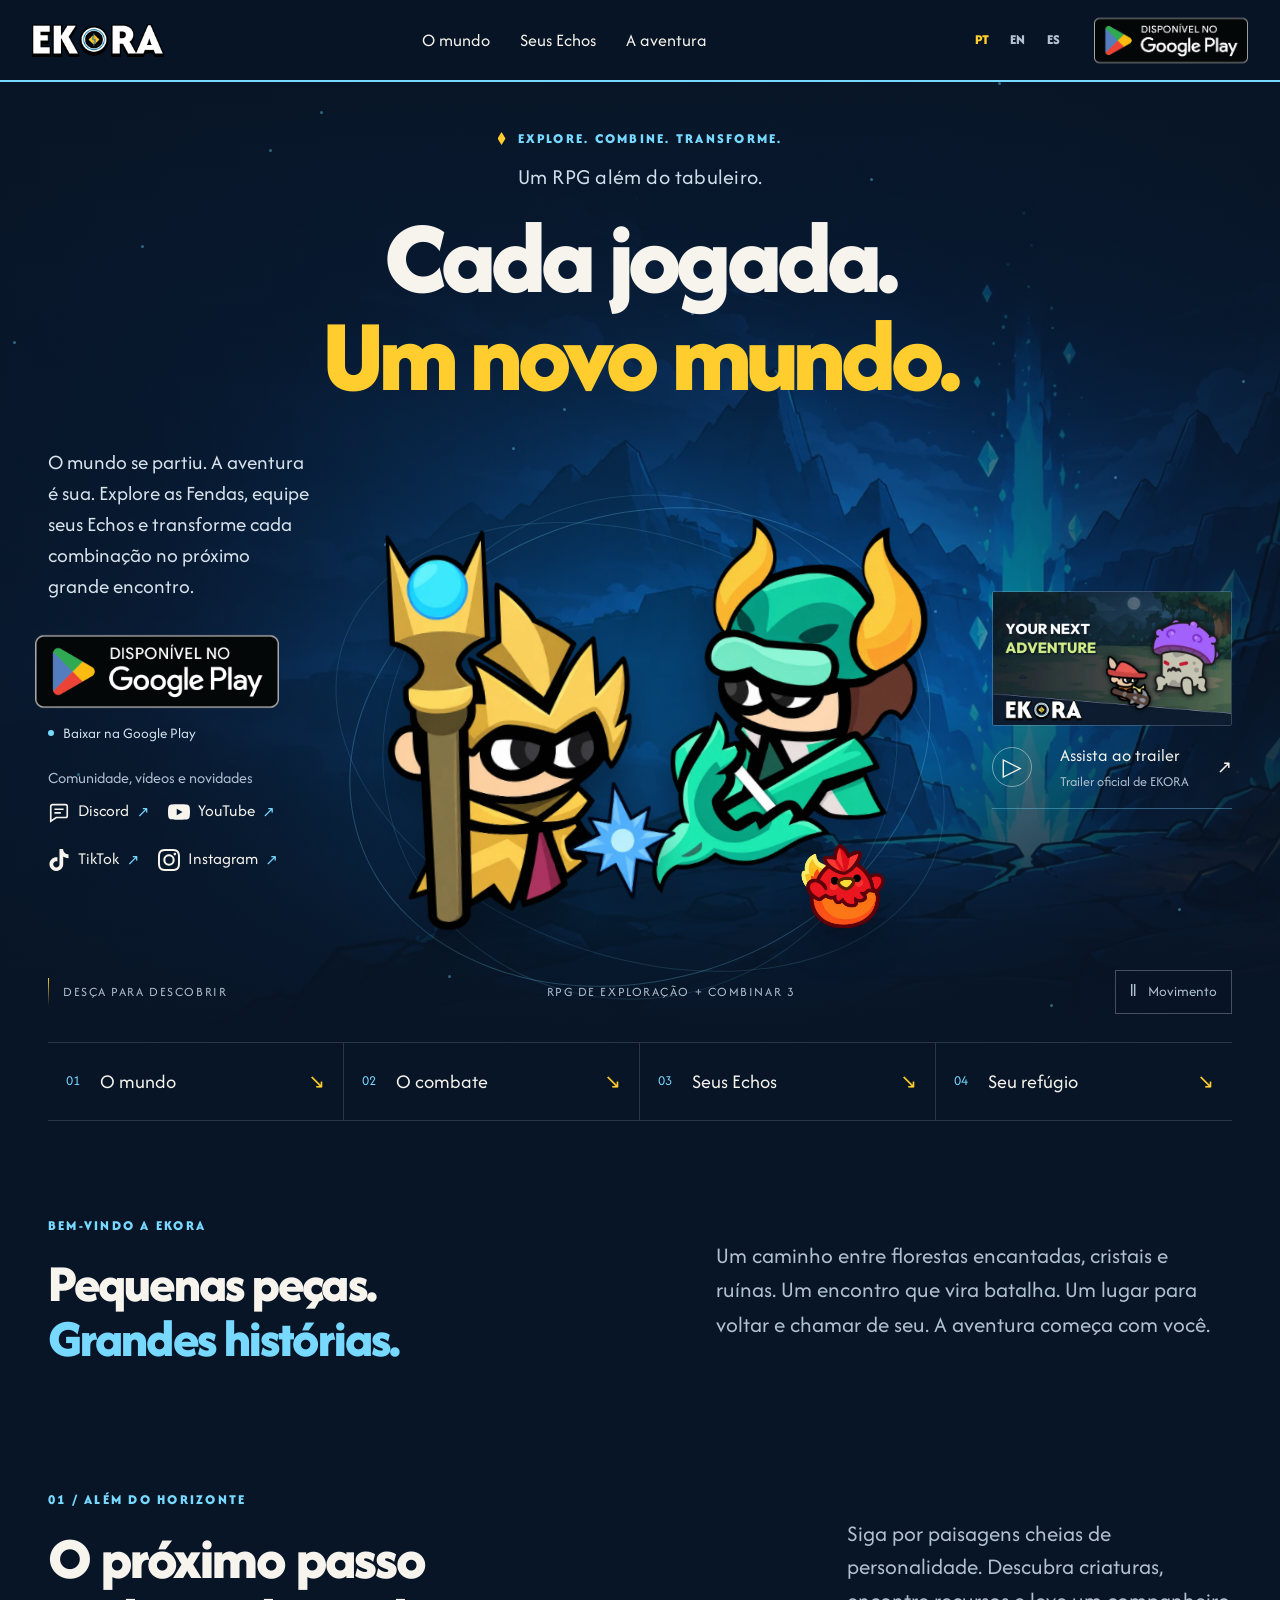
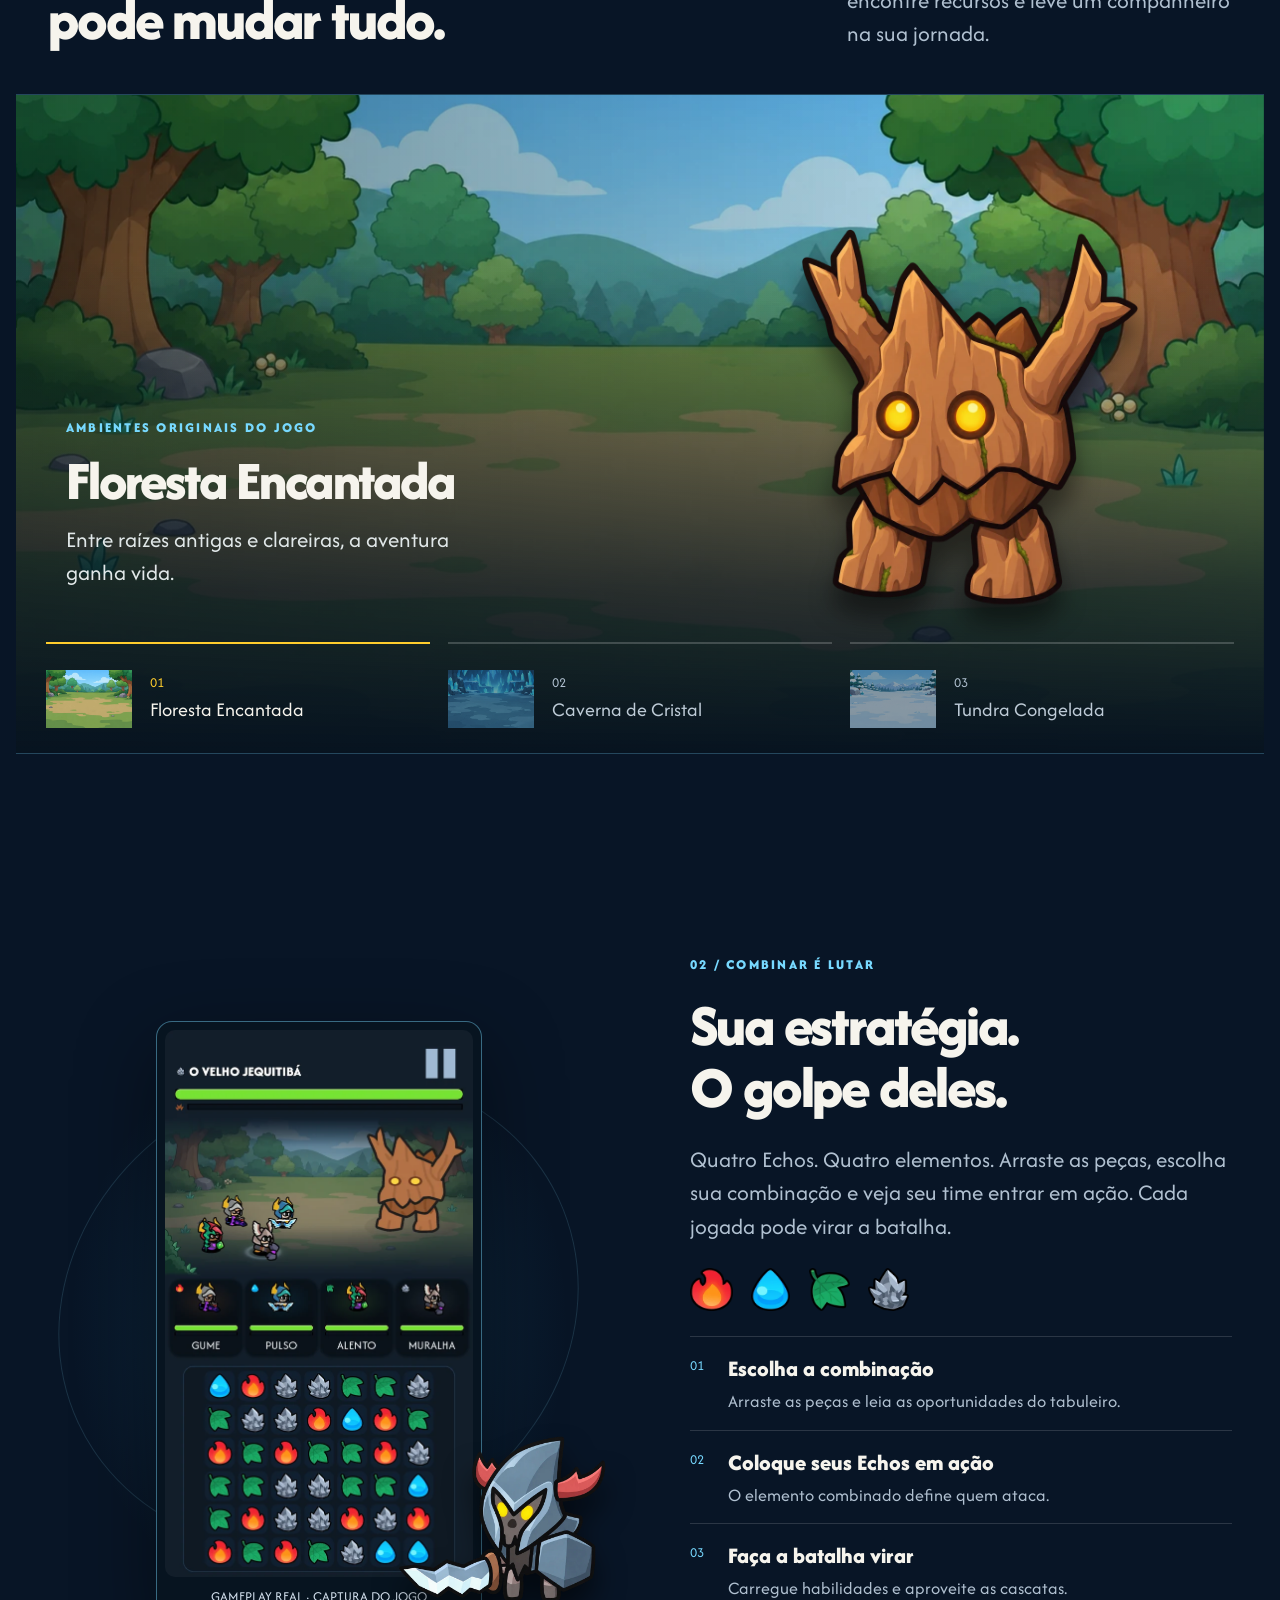
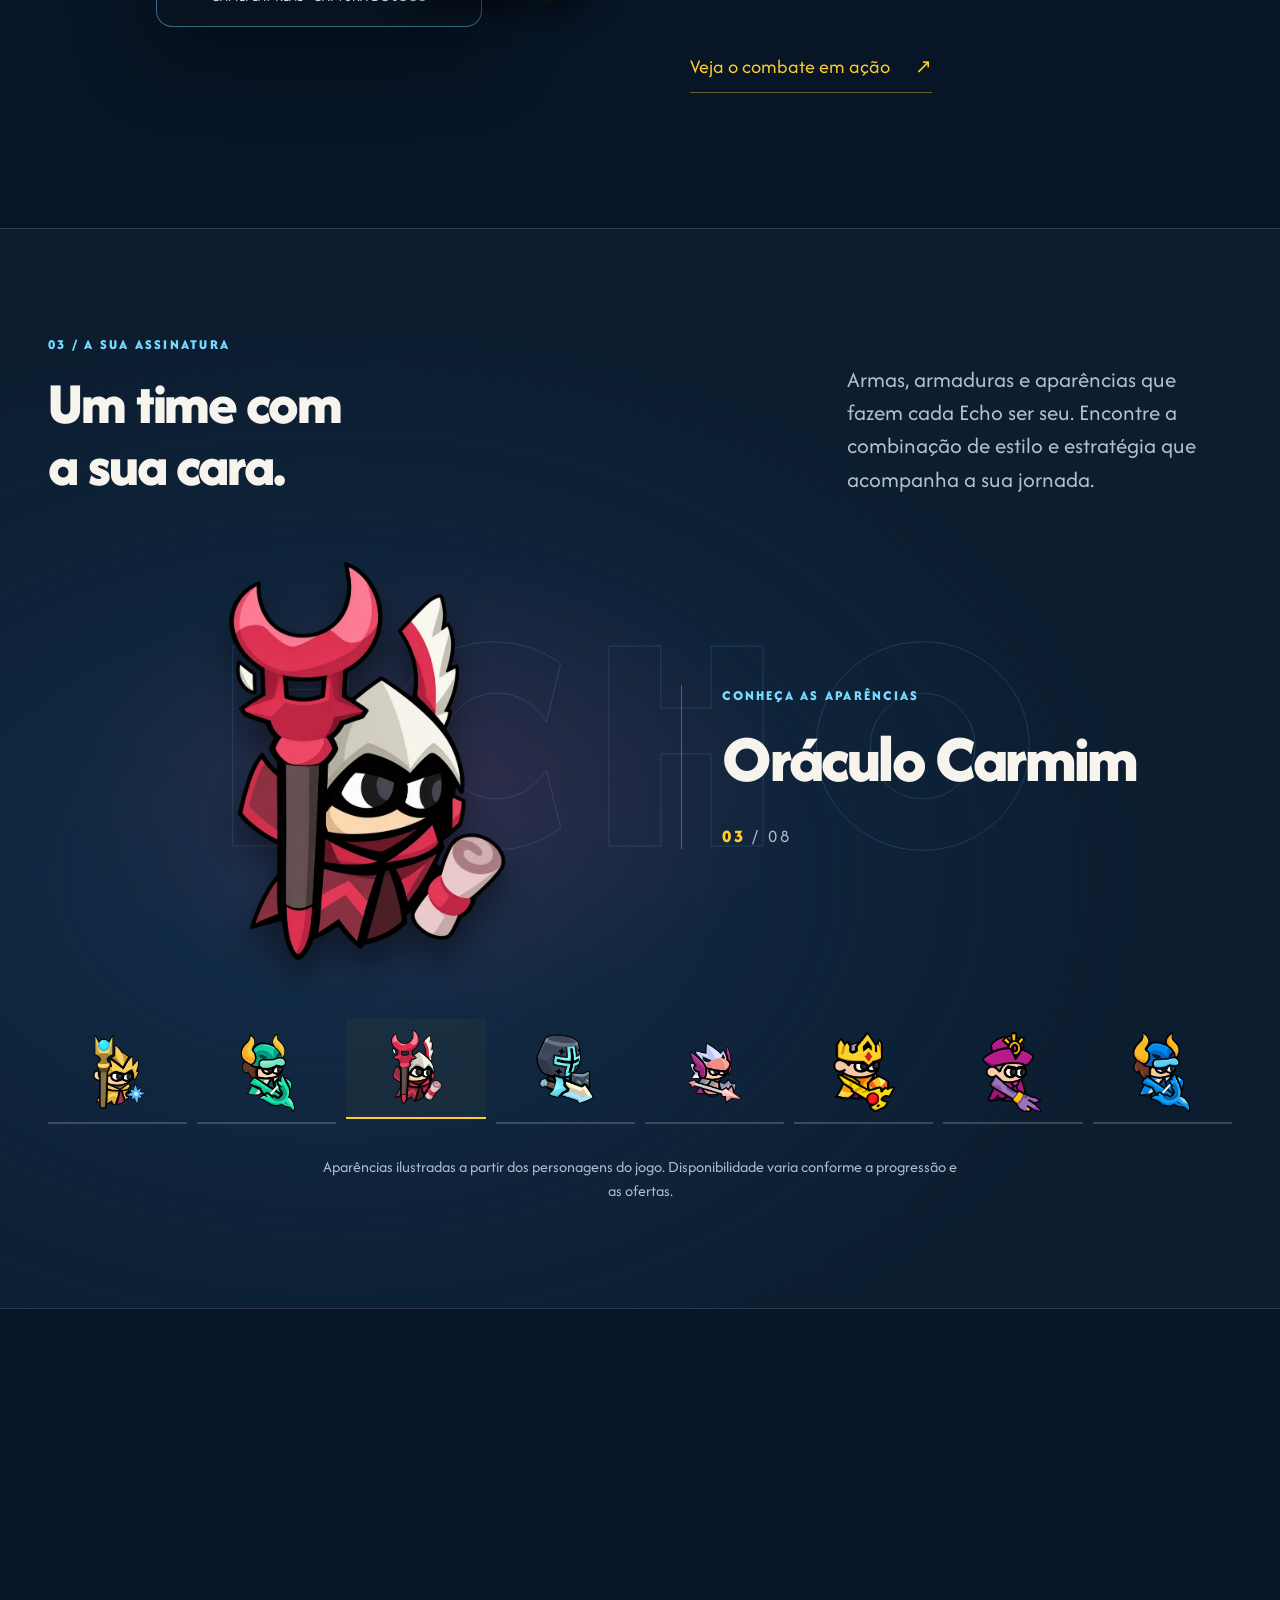
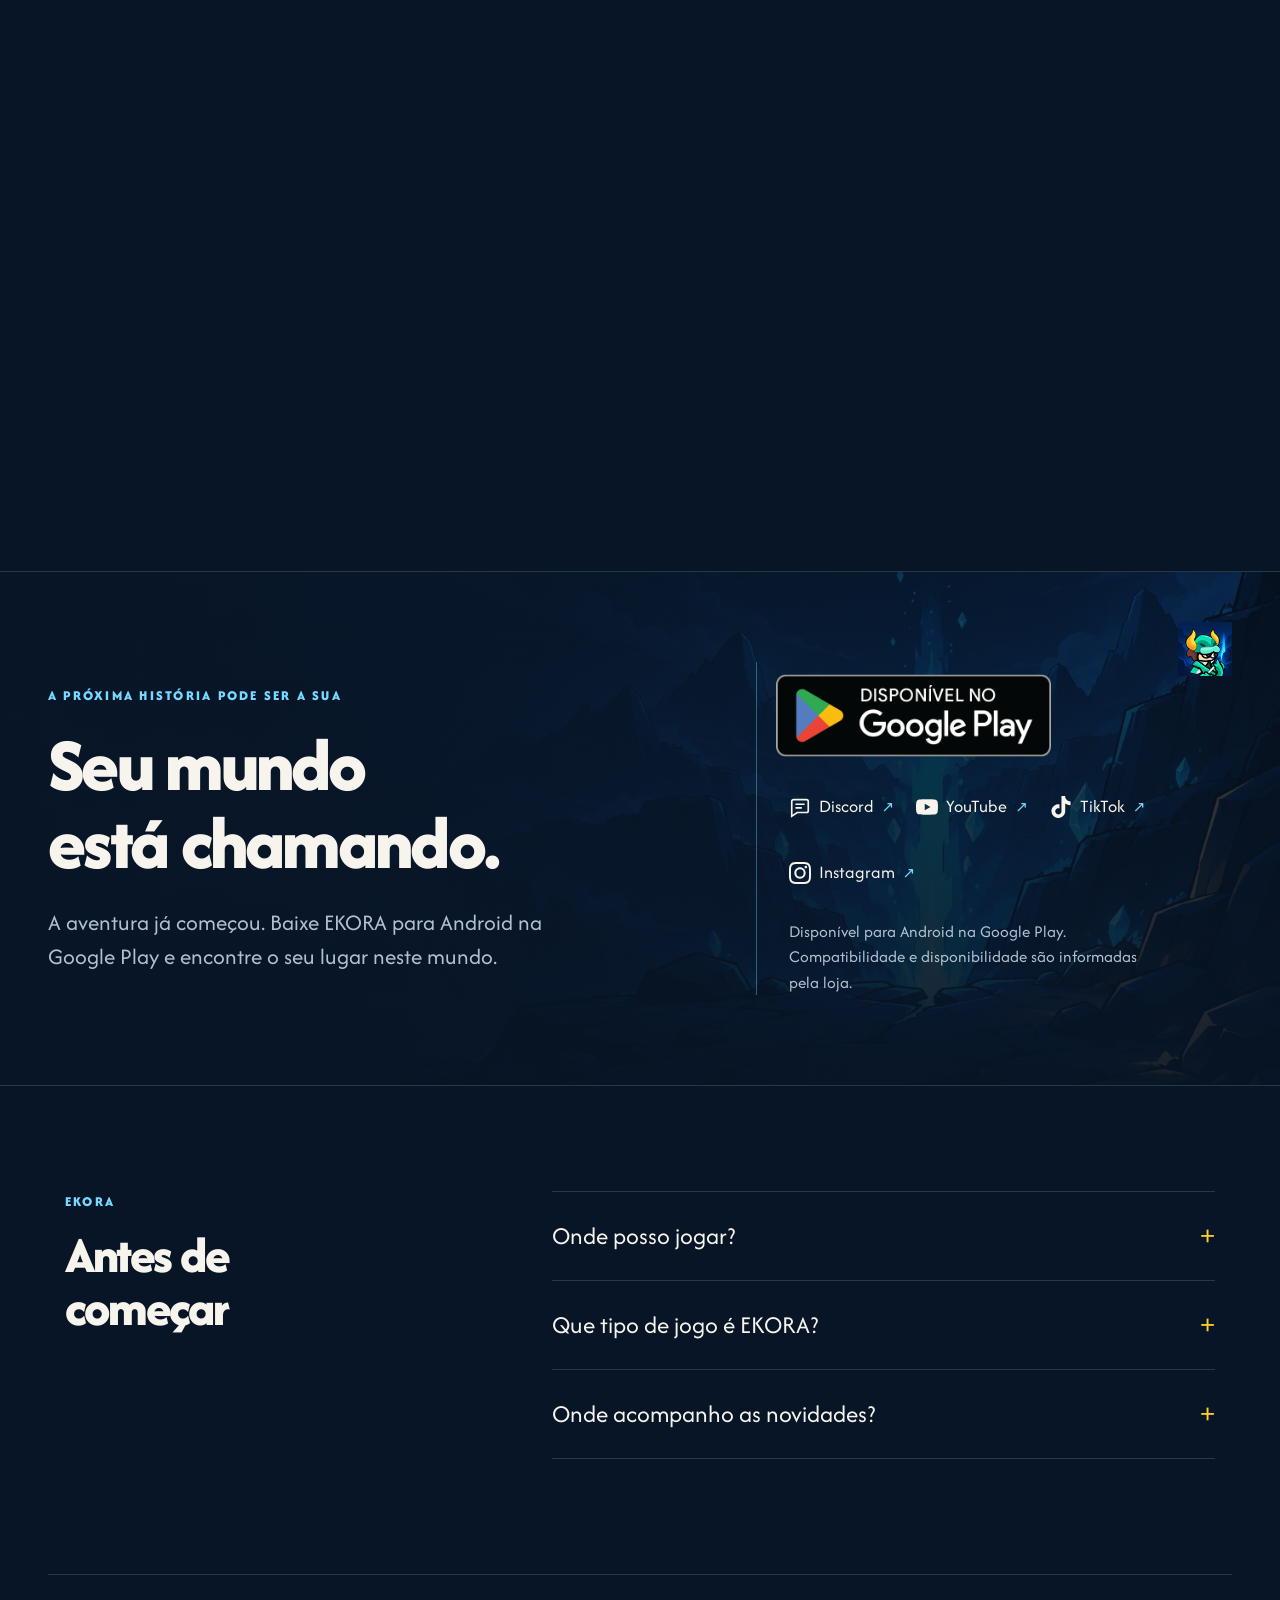
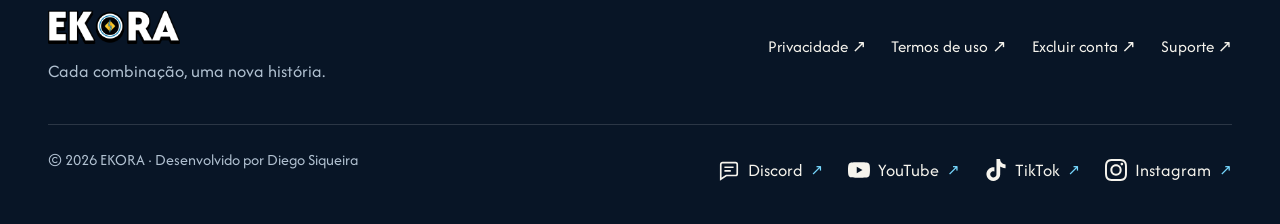
<file: index.html>
<!doctype html>
<html lang="pt-BR">
<head>
  <meta charset="utf-8"><meta name="viewport" content="width=device-width,initial-scale=1">
  <title>EKORA — Cada jogada. Um novo mundo.</title><meta name="description" content="Explore um mundo de fantasia, lute em um tabuleiro de combinar 3 e personalize seus quatro Echos. EKORA já está disponível para Android na Google Play.">
  <meta name="theme-color" content="#081526"><link rel="canonical" href="https://ekoragame.online/">
  <link rel="alternate" hreflang="pt-BR" href="https://ekoragame.online/index.html"><link rel="alternate" hreflang="en-US" href="https://ekoragame.online/index-en.html"><link rel="alternate" hreflang="es-419" href="https://ekoragame.online/index-es.html">
  <meta property="og:type" content="website"><meta property="og:site_name" content="EKORA">
  <meta property="og:title" content="EKORA — Cada jogada. Um novo mundo."><meta property="og:description" content="Explore um mundo de fantasia, lute em um tabuleiro de combinar 3 e personalize seus quatro Echos. EKORA já está disponível para Android na Google Play.">
  <meta property="og:url" content="https://ekoragame.online/"><meta property="og:image" content="https://ekoragame.online/assets/social.jpg">
  <meta name="twitter:card" content="summary_large_image">
  <link rel="icon" href="assets/favicon.png"><link rel="stylesheet" href="home.css?v=0bf6371ce19d">
  <link rel="preload" as="image" href="assets/rift.webp" fetchpriority="high">
  <script src="home.js?v=954fb52b06a4" defer></script>
</head>
<body>
  <a class="skip" href="#main">Pular para o conteúdo</a>
  <header class="header">
    <a class="brand" href="#" aria-label="EKORA"><img src="assets/logo.webp" width="190" height="61" alt="EKORA"></a>
    <nav class="desktop-nav" aria-label="EKORA"><a href="#world">O mundo</a><a href="#echoes">Seus Echos</a><a href="#adventure">A aventura</a></nav>
    <div class="header-actions"><nav class="languages" aria-label="Language / Idioma"><a href="index.html" hreflang="pt-BR" lang="pt-BR" aria-label="Português" aria-current="page">PT</a><a href="index-en.html" hreflang="en-US" lang="en-US" aria-label="English">EN</a><a href="index-es.html" hreflang="es-419" lang="es-419" aria-label="Español">ES</a></nav><a class="store-badge header-store" href="https://play.google.com/store/apps/details?id=com.ekora.game" target="_blank" rel="noopener noreferrer" aria-label="Baixar na Google Play · Google Play · abre em nova aba"><img src="assets/google-play-pt_BR.png" alt="Baixar na Google Play" width="646" height="250"></a></div>
  </header>
  <main id="main">
    <section class="hero" aria-labelledby="hero-title">
      <img class="hero-backdrop" src="assets/rift.webp" width="2560" height="1440" alt="" fetchpriority="high">
      <div class="hero-mist" aria-hidden="true"></div><div class="motes" aria-hidden="true"><i style="--x:21%;--y:7%;--duration:7s;--delay:-0s"></i><i style="--x:40%;--y:38%;--duration:8s;--delay:-1s"></i><i style="--x:59%;--y:69%;--duration:9s;--delay:-2s"></i><i style="--x:78%;--y:0%;--duration:10s;--delay:-3s"></i><i style="--x:97%;--y:31%;--duration:11s;--delay:-4s"></i><i style="--x:16%;--y:62%;--duration:12s;--delay:-5s"></i><i style="--x:35%;--y:93%;--duration:7s;--delay:-6s"></i><i style="--x:54%;--y:24%;--duration:8s;--delay:-7s"></i><i style="--x:73%;--y:55%;--duration:9s;--delay:-8s"></i><i style="--x:92%;--y:86%;--duration:10s;--delay:-0s"></i><i style="--x:11%;--y:17%;--duration:11s;--delay:-1s"></i><i style="--x:30%;--y:48%;--duration:12s;--delay:-2s"></i><i style="--x:49%;--y:79%;--duration:7s;--delay:-3s"></i><i style="--x:68%;--y:10%;--duration:8s;--delay:-4s"></i><i style="--x:87%;--y:41%;--duration:9s;--delay:-5s"></i><i style="--x:6%;--y:72%;--duration:10s;--delay:-6s"></i><i style="--x:25%;--y:3%;--duration:11s;--delay:-7s"></i><i style="--x:44%;--y:34%;--duration:12s;--delay:-8s"></i><i style="--x:63%;--y:65%;--duration:7s;--delay:-0s"></i><i style="--x:82%;--y:96%;--duration:8s;--delay:-1s"></i><i style="--x:1%;--y:27%;--duration:9s;--delay:-2s"></i><i style="--x:20%;--y:58%;--duration:10s;--delay:-3s"></i></div>
      <div class="hero-heading wrap">
        <p class="eyebrow hero-eyebrow"><span class="tiny-gem" aria-hidden="true"></span> EXPLORE. COMBINE. TRANSFORME.</p>
        <h1 id="hero-title"><span>Um RPG além do tabuleiro.</span>Cada jogada. <em>Um novo mundo.</em></h1>
      </div>
      <div class="hero-content wrap">
        <p class="hero-copy">O mundo se partiu. A aventura é sua. Explore as Fendas, equipe seus Echos e transforme cada combinação no próximo grande encontro.</p>
        <div class="actions"><a class="store-badge hero-store" href="https://play.google.com/store/apps/details?id=com.ekora.game" target="_blank" rel="noopener noreferrer" aria-label="Baixar na Google Play · Google Play · abre em nova aba"><img src="assets/google-play-pt_BR.png" alt="Baixar na Google Play" width="646" height="250"></a></div>
        <p class="hero-status"><span></span>Baixar na Google Play</p>
        <p class="social-label">Comunidade, vídeos e novidades</p><nav class="social-links" aria-label="Comunidade, vídeos e novidades"><a href="https://discord.gg/GxfCFVHZn" target="_blank" rel="noopener noreferrer" aria-label="Comunidade oficial no Discord · abre em nova aba"><svg viewBox="0 0 24 24" fill="none" stroke="currentColor" stroke-width="1.8" aria-hidden="true"><path d="M5 4h14a2 2 0 0 1 2 2v10a2 2 0 0 1-2 2H9l-6 4V6a2 2 0 0 1 2-2Z"/><path d="M7 9h10M7 13h7"/></svg><span>Discord</span><span aria-hidden="true">↗</span></a><a href="https://www.youtube.com/@PlayEkora" target="_blank" rel="noopener noreferrer" aria-label="Canal oficial no YouTube · abre em nova aba"><svg aria-hidden="true" focusable="false" width="22" height="22" fill="currentColor" role="img" viewBox="0 0 24 24" xmlns="http://www.w3.org/2000/svg"><path d="M23.498 6.186a3.016 3.016 0 0 0-2.122-2.136C19.505 3.545 12 3.545 12 3.545s-7.505 0-9.377.505A3.017 3.017 0 0 0 .502 6.186C0 8.07 0 12 0 12s0 3.93.502 5.814a3.016 3.016 0 0 0 2.122 2.136c1.871.505 9.376.505 9.376.505s7.505 0 9.377-.505a3.015 3.015 0 0 0 2.122-2.136C24 15.93 24 12 24 12s0-3.93-.502-5.814zM9.545 15.568V8.432L15.818 12l-6.273 3.568z"/></svg><span>YouTube</span><span aria-hidden="true">↗</span></a><a href="https://www.tiktok.com/@ekora159" target="_blank" rel="noopener noreferrer" aria-label="Canal oficial no TikTok · abre em nova aba"><svg aria-hidden="true" focusable="false" width="22" height="22" fill="currentColor" role="img" viewBox="0 0 24 24" xmlns="http://www.w3.org/2000/svg"><path d="M12.525.02c1.31-.02 2.61-.01 3.91-.02.08 1.53.63 3.09 1.75 4.17 1.12 1.11 2.7 1.62 4.24 1.79v4.03c-1.44-.05-2.89-.35-4.2-.97-.57-.26-1.1-.59-1.62-.93-.01 2.92.01 5.84-.02 8.75-.08 1.4-.54 2.79-1.35 3.94-1.31 1.92-3.58 3.17-5.91 3.21-1.43.08-2.86-.31-4.08-1.03-2.02-1.19-3.44-3.37-3.65-5.71-.02-.5-.03-1-.01-1.49.18-1.9 1.12-3.72 2.58-4.96 1.66-1.44 3.98-2.13 6.15-1.72.02 1.48-.04 2.96-.04 4.44-.99-.32-2.15-.23-3.02.37-.63.41-1.11 1.04-1.36 1.75-.21.51-.15 1.07-.14 1.61.24 1.64 1.82 3.02 3.5 2.87 1.12-.01 2.19-.66 2.77-1.61.19-.33.4-.67.41-1.06.1-1.79.06-3.57.07-5.36.01-4.03-.01-8.05.02-12.07z"/></svg><span>TikTok</span><span aria-hidden="true">↗</span></a><a href="https://www.instagram.com/playekora/" target="_blank" rel="noopener noreferrer" aria-label="Perfil oficial no Instagram · abre em nova aba"><svg xmlns="http://www.w3.org/2000/svg" viewBox="0 0 24 24" width="22" height="22" fill="currentColor" aria-hidden="true" focusable="false"><path d="M7.0301.084c-1.2768.0602-2.1487.264-2.911.5634-.7888.3075-1.4575.72-2.1228 1.3877-.6652.6677-1.075 1.3368-1.3802 2.127-.2954.7638-.4956 1.6365-.552 2.914-.0564 1.2775-.0689 1.6882-.0626 4.947.0062 3.2586.0206 3.6671.0825 4.9473.061 1.2765.264 2.1482.5635 2.9107.308.7889.72 1.4573 1.388 2.1228.6679.6655 1.3365 1.0743 2.1285 1.38.7632.295 1.6361.4961 2.9134.552 1.2773.056 1.6884.069 4.9462.0627 3.2578-.0062 3.668-.0207 4.9478-.0814 1.28-.0607 2.147-.2652 2.9098-.5633.7889-.3086 1.4578-.72 2.1228-1.3881.665-.6682 1.0745-1.3378 1.3795-2.1284.2957-.7632.4966-1.636.552-2.9124.056-1.2809.0692-1.6898.063-4.948-.0063-3.2583-.021-3.6668-.0817-4.9465-.0607-1.2797-.264-2.1487-.5633-2.9117-.3084-.7889-.72-1.4568-1.3876-2.1228C21.2982 1.33 20.628.9208 19.8378.6165 19.074.321 18.2017.1197 16.9244.0645 15.6471.0093 15.236-.005 11.977.0014 8.718.0076 8.31.0215 7.0301.0839m.1402 21.6932c-1.17-.0509-1.8053-.2453-2.2287-.408-.5606-.216-.96-.4771-1.3819-.895-.422-.4178-.6811-.8186-.9-1.378-.1644-.4234-.3624-1.058-.4171-2.228-.0595-1.2645-.072-1.6442-.079-4.848-.007-3.2037.0053-3.583.0607-4.848.05-1.169.2456-1.805.408-2.2282.216-.5613.4762-.96.895-1.3816.4188-.4217.8184-.6814 1.3783-.9003.423-.1651 1.0575-.3614 2.227-.4171 1.2655-.06 1.6447-.072 4.848-.079 3.2033-.007 3.5835.005 4.8495.0608 1.169.0508 1.8053.2445 2.228.408.5608.216.96.4754 1.3816.895.4217.4194.6816.8176.9005 1.3787.1653.4217.3617 1.056.4169 2.2263.0602 1.2655.0739 1.645.0796 4.848.0058 3.203-.0055 3.5834-.061 4.848-.051 1.17-.245 1.8055-.408 2.2294-.216.5604-.4763.96-.8954 1.3814-.419.4215-.8181.6811-1.3783.9-.4224.1649-1.0577.3617-2.2262.4174-1.2656.0595-1.6448.072-4.8493.079-3.2045.007-3.5825-.006-4.848-.0608M16.953 5.5864A1.44 1.44 0 1 0 18.39 4.144a1.44 1.44 0 0 0-1.437 1.4424M5.8385 12.012c.0067 3.4032 2.7706 6.1557 6.173 6.1493 3.4026-.0065 6.157-2.7701 6.1506-6.1733-.0065-3.4032-2.771-6.1565-6.174-6.1498-3.403.0067-6.156 2.771-6.1496 6.1738M8 12.0077a4 4 0 1 1 4.008 3.9921A3.9996 3.9996 0 0 1 8 12.0077"/></svg><span>Instagram</span><span aria-hidden="true">↗</span></a></nav>
      </div>
      <div class="hero-cast" aria-hidden="true">
        <div class="cast-halo"></div>
        <div class="cast cast-back"><img class="cast-art" src="assets/dragao_esmeralda.webp?v=e6eb35e2feb4" alt="" width="600" height="800"></div>
        <div class="cast cast-main"><img class="cast-art" src="assets/arcano_solar.webp" alt="" width="600" height="800"></div>
        <div class="cast cast-pet"><img class="cast-art" src="assets/fenix.webp" alt="" width="300" height="350"></div>
      </div>
      <a class="hero-film" href="https://www.youtube.com/watch?v=Dlq-G2McbQ0" data-trailer><img src="assets/trailer-preview.webp" alt="Capa do trailer de EKORA: aventureiro de chapéu vermelho diante de um monstro roxo na floresta" width="640" height="360"><span class="film-caption"><span class="play-icon" aria-hidden="true">▷</span><span>Assista ao trailer<small>Trailer oficial de EKORA</small></span><span aria-hidden="true">↗</span></span></a>
      <div class="hero-bottom wrap"><a href="#intro"><span class="scroll-line" aria-hidden="true"></span>DESÇA PARA DESCOBRIR</a><span class="genre">RPG DE EXPLORAÇÃO + COMBINAR 3</span><button class="motion-toggle" type="button" aria-pressed="false" aria-label="Pausar movimento" data-pause="Pausar movimento" data-resume="Ativar movimento"><span aria-hidden="true">Ⅱ</span> Movimento</button></div>
    </section>
    <nav class="journey-nav wrap" aria-label="Explore EKORA"><a href="#world"><span>01</span>O mundo<span aria-hidden="true">↘</span></a><a href="#battle"><span>02</span>O combate<span aria-hidden="true">↘</span></a><a href="#echoes"><span>03</span>Seus Echos<span aria-hidden="true">↘</span></a><a href="#adventure"><span>04</span>Seu refúgio<span aria-hidden="true">↘</span></a></nav>
    <section id="intro" class="intro wrap reveal"><div><p class="eyebrow">BEM-VINDO A EKORA</p><h2>Pequenas peças.<br><span>Grandes histórias.</span></h2></div><p>Um caminho entre florestas encantadas, cristais e ruínas. Um encontro que vira batalha. Um lugar para voltar e chamar de seu. A aventura começa com você.</p></section>
    <section id="world" class="world-section section-space">
      <div class="wrap section-heading reveal"><div><p class="eyebrow">01 / ALÉM DO HORIZONTE</p><h2>O próximo passo
pode mudar tudo.</h2></div><p>Siga por paisagens cheias de personalidade. Descubra criaturas, encontre recursos e leve um companheiro na sua jornada.</p></div>
      <div class="world-stage wrap reveal" data-world-stage>
        <div class="world-images"><img src="assets/forest.webp" alt="Floresta Encantada" width="1600" height="900" loading="lazy" data-scene="forest"><img src="assets/crystal.webp" alt="Caverna de Cristal" width="1600" height="900" loading="lazy" data-scene="crystal" hidden><img src="assets/ice.webp" alt="Tundra Congelada" width="1600" height="900" loading="lazy" data-scene="ice" hidden></div>
        <div class="world-shade"></div><img class="world-creature" src="assets/golem_tree.webp" width="480" height="500" alt="" loading="lazy" data-world-creature>
        <div class="world-caption" aria-live="polite"><p class="eyebrow">AMBIENTES ORIGINAIS DO JOGO</p><h3 data-world-title>Floresta Encantada</h3><p data-world-body>Entre raízes antigas e clareiras, a aventura ganha vida.</p></div>
        <div class="world-choices" role="group" aria-label="O mundo"><button type="button" data-world="forest" data-title="Floresta Encantada" data-description="Entre raízes antigas e clareiras, a aventura ganha vida." data-creature="golem_tree" aria-pressed="true"><img src="assets/forest.webp" alt="" width="120" height="80" loading="lazy"><span class="world-choice-copy"><small>01</small>Floresta Encantada</span></button><button type="button" data-world="crystal" data-title="Caverna de Cristal" data-description="A luz vem de dentro. E o desconhecido também." data-creature="spider_frozen" aria-pressed="false"><img src="assets/crystal.webp" alt="" width="120" height="80" loading="lazy"><span class="world-choice-copy"><small>02</small>Caverna de Cristal</span></button><button type="button" data-world="ice" data-title="Tundra Congelada" data-description="Paisagens tranquilas. Encontros nem tanto." data-creature="bear_white" aria-pressed="false"><img src="assets/ice.webp" alt="" width="120" height="80" loading="lazy"><span class="world-choice-copy"><small>03</small>Tundra Congelada</span></button></div>
      </div>
    </section>
    <section class="battle section-space wrap" id="battle">
      <div class="battle-art reveal"><div class="battle-glow"></div><figure class="game-frame"><img src="assets/battle-pt_BR.webp" width="540" height="960" alt="Sua estratégia.
O golpe deles." loading="lazy"><figcaption>GAMEPLAY REAL · CAPTURA DO JOGO</figcaption></figure><img class="battle-boss" src="assets/cavaleiro.webp" width="420" height="550" alt="" loading="lazy"><span class="battle-orbit" aria-hidden="true"></span></div>
      <div class="battle-copy reveal"><p class="eyebrow">02 / COMBINAR É LUTAR</p><h2>Sua estratégia.
O golpe deles.</h2><p>Quatro Echos. Quatro elementos. Arraste as peças, escolha sua combinação e veja seu time entrar em ação. Cada jogada pode virar a batalha.</p><div class="four-elements" aria-hidden="true"><img src="assets/element-0.webp" alt="" width="43" height="43" loading="lazy"><img src="assets/element-1.webp" alt="" width="43" height="43" loading="lazy"><img src="assets/element-2.webp" alt="" width="43" height="43" loading="lazy"><img src="assets/element-3.webp" alt="" width="43" height="43" loading="lazy"></div><ol class="battle-steps"><li><span>Escolha a combinação</span><p>Arraste as peças e leia as oportunidades do tabuleiro.</p></li><li><span>Coloque seus Echos em ação</span><p>O elemento combinado define quem ataca.</p></li><li><span>Faça a batalha virar</span><p>Carregue habilidades e aproveite as cascatas.</p></li></ol><a href="https://www.youtube.com/watch?v=Dlq-G2McbQ0" class="text-link" data-trailer>Veja o combate em ação <span aria-hidden="true">↗</span></a></div>
    </section>
    <section class="echo-section section-space" id="echoes"><div class="wrap">
      <div class="section-heading reveal"><div><p class="eyebrow">03 / A SUA ASSINATURA</p><h2>Um time com
a sua cara.</h2></div><p>Armas, armaduras e aparências que fazem cada Echo ser seu. Encontre a combinação de estilo e estratégia que acompanha a sua jornada.</p></div>
      <div class="echo-showcase reveal"><div class="echo-aura"></div><div class="echo-ghost" aria-hidden="true">ECHO</div><img id="selected-echo" src="assets/oraculo_carmim.webp" alt="Oráculo Carmim" width="640" height="800" loading="lazy"><div class="echo-info"><p class="eyebrow">CONHEÇA AS APARÊNCIAS</p><h3 id="echo-name" aria-live="polite">Oráculo Carmim</h3><p class="echo-counter"><span id="echo-count">03</span> / 08</p></div><div class="echo-options" role="group" aria-label="CONHEÇA AS APARÊNCIAS"><button type="button" data-skin="arcano_solar" data-name="Arcano Solar" data-number="01" data-color="#ffc943" aria-label="Arcano Solar" aria-pressed="false"><img src="assets/arcano_solar.webp?v=d573abebeaa1" width="90" height="90" alt="" loading="lazy"></button><button type="button" data-skin="dragao_esmeralda" data-name="Dragão Esmeralda" data-number="02" data-color="#28d5a0" aria-label="Dragão Esmeralda" aria-pressed="false"><img src="assets/dragao_esmeralda.webp?v=e6eb35e2feb4" width="90" height="90" alt="" loading="lazy"></button><button type="button" data-skin="oraculo_carmim" data-name="Oráculo Carmim" data-number="03" data-color="#d64676" aria-label="Oráculo Carmim" aria-pressed="true"><img src="assets/oraculo_carmim.webp?v=a9c1e69438e1" width="90" height="90" alt="" loading="lazy"></button><button type="button" data-skin="eclipse_celeste" data-name="Eclipse Celeste" data-number="04" data-color="#64d8f3" aria-label="Eclipse Celeste" aria-pressed="false"><img src="assets/eclipse_celeste.webp?v=14b6fe761e43" width="90" height="90" alt="" loading="lazy"></button><button type="button" data-skin="fenix_rose" data-name="Fênix Rosé" data-number="05" data-color="#de9cae" aria-label="Fênix Rosé" aria-pressed="false"><img src="assets/fenix_rose.webp?v=bb451b90ee06" width="90" height="90" alt="" loading="lazy"></button><button type="button" data-skin="trono_de_ouro" data-name="Trono de Ouro" data-number="06" data-color="#ffcd2d" aria-label="Trono de Ouro" aria-pressed="false"><img src="assets/trono_de_ouro.webp?v=00f96ab04e7f" width="90" height="90" alt="" loading="lazy"></button><button type="button" data-skin="ametista" data-name="Ametista" data-number="07" data-color="#be44dc" aria-label="Ametista" aria-pressed="false"><img src="assets/ametista.webp?v=6e22765fb7d0" width="90" height="90" alt="" loading="lazy"></button><button type="button" data-skin="mare_profunda" data-name="Maré Profunda" data-number="08" data-color="#258edb" aria-label="Maré Profunda" aria-pressed="false"><img src="assets/mare_profunda.webp?v=c1e8edbfc283" width="90" height="90" alt="" loading="lazy"></button></div></div><p class="fine-print echo-note">Aparências ilustradas a partir dos personagens do jogo. Disponibilidade varia conforme a progressão e as ofertas.</p>
    </div></section>
    <section class="home-section section-space wrap" id="adventure"><div class="home-copy reveal"><p class="eyebrow">04 / MAIS QUE UMA AVENTURA</p><h2>Um mundo para explorar.
Um lugar para pertencer.</h2><p>Construa seu acampamento, decore cada canto e receba visitas. Encontre outros jogadores, faça parte de uma guilda e encare novos desafios.</p><div class="home-features"><div><h3>Encontre sua guilda</h3><p>Compartilhe o Refúgio e participe da Guerra das Fendas.</p></div><div><h3>Leve companhia</h3><p>Pequenos companheiros para grandes descobertas.</p></div></div></div><figure class="camp-scene reveal"><img src="assets/camp-pt_BR.webp?v=bef302b7ef14" width="1200" height="1200" alt="SEU ACAMPAMENTO, SUA HISTÓRIA" loading="lazy"><figcaption>SEU ACAMPAMENTO, SUA HISTÓRIA</figcaption><img class="camp-pet" src="assets/dragao.webp" width="240" height="240" alt="" loading="lazy"></figure></section>
    <section class="join" id="play"><img class="join-backdrop" src="assets/rift.webp" alt="" width="2560" height="1440" loading="lazy"><div class="join-shade"></div><div class="wrap join-content reveal"><img class="join-mark" src="assets/game-icon.png?v=8affc219e2a6" alt="" width="64" height="64" loading="lazy"><div class="join-copy"><p class="eyebrow">A PRÓXIMA HISTÓRIA PODE SER A SUA</p><h2>Seu mundo
está chamando.</h2><p>A aventura já começou. Baixe EKORA para Android na Google Play e encontre o seu lugar neste mundo.</p></div><div class="join-actions"><div class="actions"><a class="store-badge" href="https://play.google.com/store/apps/details?id=com.ekora.game" target="_blank" rel="noopener noreferrer" aria-label="Baixar na Google Play · Google Play · abre em nova aba"><img src="assets/google-play-pt_BR.png" alt="Baixar na Google Play" width="646" height="250" loading="lazy"></a><nav class="social-links join-social" aria-label="Comunidade, vídeos e novidades"><a href="https://discord.gg/GxfCFVHZn" target="_blank" rel="noopener noreferrer" aria-label="Comunidade oficial no Discord · abre em nova aba"><svg viewBox="0 0 24 24" fill="none" stroke="currentColor" stroke-width="1.8" aria-hidden="true"><path d="M5 4h14a2 2 0 0 1 2 2v10a2 2 0 0 1-2 2H9l-6 4V6a2 2 0 0 1 2-2Z"/><path d="M7 9h10M7 13h7"/></svg><span>Discord</span><span aria-hidden="true">↗</span></a><a href="https://www.youtube.com/@PlayEkora" target="_blank" rel="noopener noreferrer"><svg aria-hidden="true" focusable="false" width="22" height="22" fill="currentColor" role="img" viewBox="0 0 24 24" xmlns="http://www.w3.org/2000/svg"><path d="M23.498 6.186a3.016 3.016 0 0 0-2.122-2.136C19.505 3.545 12 3.545 12 3.545s-7.505 0-9.377.505A3.017 3.017 0 0 0 .502 6.186C0 8.07 0 12 0 12s0 3.93.502 5.814a3.016 3.016 0 0 0 2.122 2.136c1.871.505 9.376.505 9.376.505s7.505 0 9.377-.505a3.015 3.015 0 0 0 2.122-2.136C24 15.93 24 12 24 12s0-3.93-.502-5.814zM9.545 15.568V8.432L15.818 12l-6.273 3.568z"/></svg><span>YouTube</span><span aria-hidden="true">↗</span></a><a href="https://www.tiktok.com/@ekora159" target="_blank" rel="noopener noreferrer"><svg aria-hidden="true" focusable="false" width="22" height="22" fill="currentColor" role="img" viewBox="0 0 24 24" xmlns="http://www.w3.org/2000/svg"><path d="M12.525.02c1.31-.02 2.61-.01 3.91-.02.08 1.53.63 3.09 1.75 4.17 1.12 1.11 2.7 1.62 4.24 1.79v4.03c-1.44-.05-2.89-.35-4.2-.97-.57-.26-1.1-.59-1.62-.93-.01 2.92.01 5.84-.02 8.75-.08 1.4-.54 2.79-1.35 3.94-1.31 1.92-3.58 3.17-5.91 3.21-1.43.08-2.86-.31-4.08-1.03-2.02-1.19-3.44-3.37-3.65-5.71-.02-.5-.03-1-.01-1.49.18-1.9 1.12-3.72 2.58-4.96 1.66-1.44 3.98-2.13 6.15-1.72.02 1.48-.04 2.96-.04 4.44-.99-.32-2.15-.23-3.02.37-.63.41-1.11 1.04-1.36 1.75-.21.51-.15 1.07-.14 1.61.24 1.64 1.82 3.02 3.5 2.87 1.12-.01 2.19-.66 2.77-1.61.19-.33.4-.67.41-1.06.1-1.79.06-3.57.07-5.36.01-4.03-.01-8.05.02-12.07z"/></svg><span>TikTok</span><span aria-hidden="true">↗</span></a><a href="https://www.instagram.com/playekora/" target="_blank" rel="noopener noreferrer" aria-label="Perfil oficial no Instagram · abre em nova aba"><svg xmlns="http://www.w3.org/2000/svg" viewBox="0 0 24 24" width="22" height="22" fill="currentColor" aria-hidden="true" focusable="false"><path d="M7.0301.084c-1.2768.0602-2.1487.264-2.911.5634-.7888.3075-1.4575.72-2.1228 1.3877-.6652.6677-1.075 1.3368-1.3802 2.127-.2954.7638-.4956 1.6365-.552 2.914-.0564 1.2775-.0689 1.6882-.0626 4.947.0062 3.2586.0206 3.6671.0825 4.9473.061 1.2765.264 2.1482.5635 2.9107.308.7889.72 1.4573 1.388 2.1228.6679.6655 1.3365 1.0743 2.1285 1.38.7632.295 1.6361.4961 2.9134.552 1.2773.056 1.6884.069 4.9462.0627 3.2578-.0062 3.668-.0207 4.9478-.0814 1.28-.0607 2.147-.2652 2.9098-.5633.7889-.3086 1.4578-.72 2.1228-1.3881.665-.6682 1.0745-1.3378 1.3795-2.1284.2957-.7632.4966-1.636.552-2.9124.056-1.2809.0692-1.6898.063-4.948-.0063-3.2583-.021-3.6668-.0817-4.9465-.0607-1.2797-.264-2.1487-.5633-2.9117-.3084-.7889-.72-1.4568-1.3876-2.1228C21.2982 1.33 20.628.9208 19.8378.6165 19.074.321 18.2017.1197 16.9244.0645 15.6471.0093 15.236-.005 11.977.0014 8.718.0076 8.31.0215 7.0301.0839m.1402 21.6932c-1.17-.0509-1.8053-.2453-2.2287-.408-.5606-.216-.96-.4771-1.3819-.895-.422-.4178-.6811-.8186-.9-1.378-.1644-.4234-.3624-1.058-.4171-2.228-.0595-1.2645-.072-1.6442-.079-4.848-.007-3.2037.0053-3.583.0607-4.848.05-1.169.2456-1.805.408-2.2282.216-.5613.4762-.96.895-1.3816.4188-.4217.8184-.6814 1.3783-.9003.423-.1651 1.0575-.3614 2.227-.4171 1.2655-.06 1.6447-.072 4.848-.079 3.2033-.007 3.5835.005 4.8495.0608 1.169.0508 1.8053.2445 2.228.408.5608.216.96.4754 1.3816.895.4217.4194.6816.8176.9005 1.3787.1653.4217.3617 1.056.4169 2.2263.0602 1.2655.0739 1.645.0796 4.848.0058 3.203-.0055 3.5834-.061 4.848-.051 1.17-.245 1.8055-.408 2.2294-.216.5604-.4763.96-.8954 1.3814-.419.4215-.8181.6811-1.3783.9-.4224.1649-1.0577.3617-2.2262.4174-1.2656.0595-1.6448.072-4.8493.079-3.2045.007-3.5825-.006-4.848-.0608M16.953 5.5864A1.44 1.44 0 1 0 18.39 4.144a1.44 1.44 0 0 0-1.437 1.4424M5.8385 12.012c.0067 3.4032 2.7706 6.1557 6.173 6.1493 3.4026-.0065 6.157-2.7701 6.1506-6.1733-.0065-3.4032-2.771-6.1565-6.174-6.1498-3.403.0067-6.156 2.771-6.1496 6.1738M8 12.0077a4 4 0 1 1 4.008 3.9921A3.9996 3.9996 0 0 1 8 12.0077"/></svg><span>Instagram</span><span aria-hidden="true">↗</span></a></nav></div><p class="fine-print availability">Disponível para Android na Google Play. Compatibilidade e disponibilidade são informadas pela loja.</p></div></div></section>
    <section class="faq wrap section-space reveal"><p class="eyebrow">EKORA</p><h2>Antes de começar</h2><details><summary>Onde posso jogar?</summary><p>EKORA está disponível para Android na Google Play. Abra a loja para conferir a compatibilidade com seu aparelho e a disponibilidade na sua região. Este site pode ser acessado pelo celular e pelo computador.</p></details><details><summary>Que tipo de jogo é EKORA?</summary><p>Um RPG que combina exploração, batalhas táticas de combinar 3, personalização de Echos, companheiros e um acampamento próprio, além de encontros online e guildas.</p></details><details><summary>Onde acompanho as novidades?</summary><p>Entre no Discord oficial para conversar, compartilhar dicas e enviar sugestões. Acompanhe também YouTube @PlayEkora, TikTok @ekora159 e Instagram @playekora pelos links desta página.</p></details></section>
  </main>
  <footer class="footer wrap"><div class="footer-top"><div><a class="brand" href="#"><img src="assets/logo.webp" alt="EKORA" width="190" height="61" loading="lazy"></a><p>Cada combinação, uma nova história.</p></div><nav aria-label="Suporte"><a href="privacidade.html#pt-BR" target="_blank" rel="noopener">Privacidade ↗</a><a href="termos.html#pt-BR" target="_blank" rel="noopener">Termos de uso ↗</a><a href="excluir-conta.html#pt-BR" target="_blank" rel="noopener">Excluir conta ↗</a><a href="mailto:support.ekora@gmail.com">Suporte ↗</a></nav></div><div class="footer-bottom"><span>© 2026 EKORA · Desenvolvido por Diego Siqueira</span><nav class="social-links" aria-label="Comunidade, vídeos e novidades"><a href="https://discord.gg/GxfCFVHZn" target="_blank" rel="noopener noreferrer" aria-label="Comunidade oficial no Discord · abre em nova aba"><svg viewBox="0 0 24 24" fill="none" stroke="currentColor" stroke-width="1.8" aria-hidden="true"><path d="M5 4h14a2 2 0 0 1 2 2v10a2 2 0 0 1-2 2H9l-6 4V6a2 2 0 0 1 2-2Z"/><path d="M7 9h10M7 13h7"/></svg><span>Discord</span><span aria-hidden="true">↗</span></a><a href="https://www.youtube.com/@PlayEkora" target="_blank" rel="noopener noreferrer" aria-label="Canal oficial no YouTube · abre em nova aba"><svg aria-hidden="true" focusable="false" width="22" height="22" fill="currentColor" role="img" viewBox="0 0 24 24" xmlns="http://www.w3.org/2000/svg"><path d="M23.498 6.186a3.016 3.016 0 0 0-2.122-2.136C19.505 3.545 12 3.545 12 3.545s-7.505 0-9.377.505A3.017 3.017 0 0 0 .502 6.186C0 8.07 0 12 0 12s0 3.93.502 5.814a3.016 3.016 0 0 0 2.122 2.136c1.871.505 9.376.505 9.376.505s7.505 0 9.377-.505a3.015 3.015 0 0 0 2.122-2.136C24 15.93 24 12 24 12s0-3.93-.502-5.814zM9.545 15.568V8.432L15.818 12l-6.273 3.568z"/></svg><span>YouTube</span><span aria-hidden="true">↗</span></a><a href="https://www.tiktok.com/@ekora159" target="_blank" rel="noopener noreferrer" aria-label="Canal oficial no TikTok · abre em nova aba"><svg aria-hidden="true" focusable="false" width="22" height="22" fill="currentColor" role="img" viewBox="0 0 24 24" xmlns="http://www.w3.org/2000/svg"><path d="M12.525.02c1.31-.02 2.61-.01 3.91-.02.08 1.53.63 3.09 1.75 4.17 1.12 1.11 2.7 1.62 4.24 1.79v4.03c-1.44-.05-2.89-.35-4.2-.97-.57-.26-1.1-.59-1.62-.93-.01 2.92.01 5.84-.02 8.75-.08 1.4-.54 2.79-1.35 3.94-1.31 1.92-3.58 3.17-5.91 3.21-1.43.08-2.86-.31-4.08-1.03-2.02-1.19-3.44-3.37-3.65-5.71-.02-.5-.03-1-.01-1.49.18-1.9 1.12-3.72 2.58-4.96 1.66-1.44 3.98-2.13 6.15-1.72.02 1.48-.04 2.96-.04 4.44-.99-.32-2.15-.23-3.02.37-.63.41-1.11 1.04-1.36 1.75-.21.51-.15 1.07-.14 1.61.24 1.64 1.82 3.02 3.5 2.87 1.12-.01 2.19-.66 2.77-1.61.19-.33.4-.67.41-1.06.1-1.79.06-3.57.07-5.36.01-4.03-.01-8.05.02-12.07z"/></svg><span>TikTok</span><span aria-hidden="true">↗</span></a><a href="https://www.instagram.com/playekora/" target="_blank" rel="noopener noreferrer" aria-label="Perfil oficial no Instagram · abre em nova aba"><svg xmlns="http://www.w3.org/2000/svg" viewBox="0 0 24 24" width="22" height="22" fill="currentColor" aria-hidden="true" focusable="false"><path d="M7.0301.084c-1.2768.0602-2.1487.264-2.911.5634-.7888.3075-1.4575.72-2.1228 1.3877-.6652.6677-1.075 1.3368-1.3802 2.127-.2954.7638-.4956 1.6365-.552 2.914-.0564 1.2775-.0689 1.6882-.0626 4.947.0062 3.2586.0206 3.6671.0825 4.9473.061 1.2765.264 2.1482.5635 2.9107.308.7889.72 1.4573 1.388 2.1228.6679.6655 1.3365 1.0743 2.1285 1.38.7632.295 1.6361.4961 2.9134.552 1.2773.056 1.6884.069 4.9462.0627 3.2578-.0062 3.668-.0207 4.9478-.0814 1.28-.0607 2.147-.2652 2.9098-.5633.7889-.3086 1.4578-.72 2.1228-1.3881.665-.6682 1.0745-1.3378 1.3795-2.1284.2957-.7632.4966-1.636.552-2.9124.056-1.2809.0692-1.6898.063-4.948-.0063-3.2583-.021-3.6668-.0817-4.9465-.0607-1.2797-.264-2.1487-.5633-2.9117-.3084-.7889-.72-1.4568-1.3876-2.1228C21.2982 1.33 20.628.9208 19.8378.6165 19.074.321 18.2017.1197 16.9244.0645 15.6471.0093 15.236-.005 11.977.0014 8.718.0076 8.31.0215 7.0301.0839m.1402 21.6932c-1.17-.0509-1.8053-.2453-2.2287-.408-.5606-.216-.96-.4771-1.3819-.895-.422-.4178-.6811-.8186-.9-1.378-.1644-.4234-.3624-1.058-.4171-2.228-.0595-1.2645-.072-1.6442-.079-4.848-.007-3.2037.0053-3.583.0607-4.848.05-1.169.2456-1.805.408-2.2282.216-.5613.4762-.96.895-1.3816.4188-.4217.8184-.6814 1.3783-.9003.423-.1651 1.0575-.3614 2.227-.4171 1.2655-.06 1.6447-.072 4.848-.079 3.2033-.007 3.5835.005 4.8495.0608 1.169.0508 1.8053.2445 2.228.408.5608.216.96.4754 1.3816.895.4217.4194.6816.8176.9005 1.3787.1653.4217.3617 1.056.4169 2.2263.0602 1.2655.0739 1.645.0796 4.848.0058 3.203-.0055 3.5834-.061 4.848-.051 1.17-.245 1.8055-.408 2.2294-.216.5604-.4763.96-.8954 1.3814-.419.4215-.8181.6811-1.3783.9-.4224.1649-1.0577.3617-2.2262.4174-1.2656.0595-1.6448.072-4.8493.079-3.2045.007-3.5825-.006-4.848-.0608M16.953 5.5864A1.44 1.44 0 1 0 18.39 4.144a1.44 1.44 0 0 0-1.437 1.4424M5.8385 12.012c.0067 3.4032 2.7706 6.1557 6.173 6.1493 3.4026-.0065 6.157-2.7701 6.1506-6.1733-.0065-3.4032-2.771-6.1565-6.174-6.1498-3.403.0067-6.156 2.771-6.1496 6.1738M8 12.0077a4 4 0 1 1 4.008 3.9921A3.9996 3.9996 0 0 1 8 12.0077"/></svg><span>Instagram</span><span aria-hidden="true">↗</span></a></nav></div></footer>
  <dialog class="trailer-dialog" aria-labelledby="video-heading" data-video="Dlq-G2McbQ0"><div class="dialog-header"><h2 id="video-heading">Trailer oficial de EKORA</h2><button class="dialog-close" aria-label="Fechar" type="button">×</button></div><div class="video-container"><div class="video-consent"><img class="video-poster" src="assets/trailer-official.jpg" alt="Capa do trailer de EKORA: aventureiro de chapéu vermelho diante de um monstro roxo na floresta" width="1920" height="1080" loading="lazy"><div class="video-consent-actions"><p>O vídeo só é carregado após sua escolha. Ao reproduzir, você se conecta ao YouTube.</p><button class="button" data-load-video type="button">Reproduzir trailer</button></div></div></div><a class="text-link" href="https://www.youtube.com/watch?v=Dlq-G2McbQ0" target="_blank" rel="noopener noreferrer">Abrir no YouTube ↗</a></dialog>
</body></html>
</file>
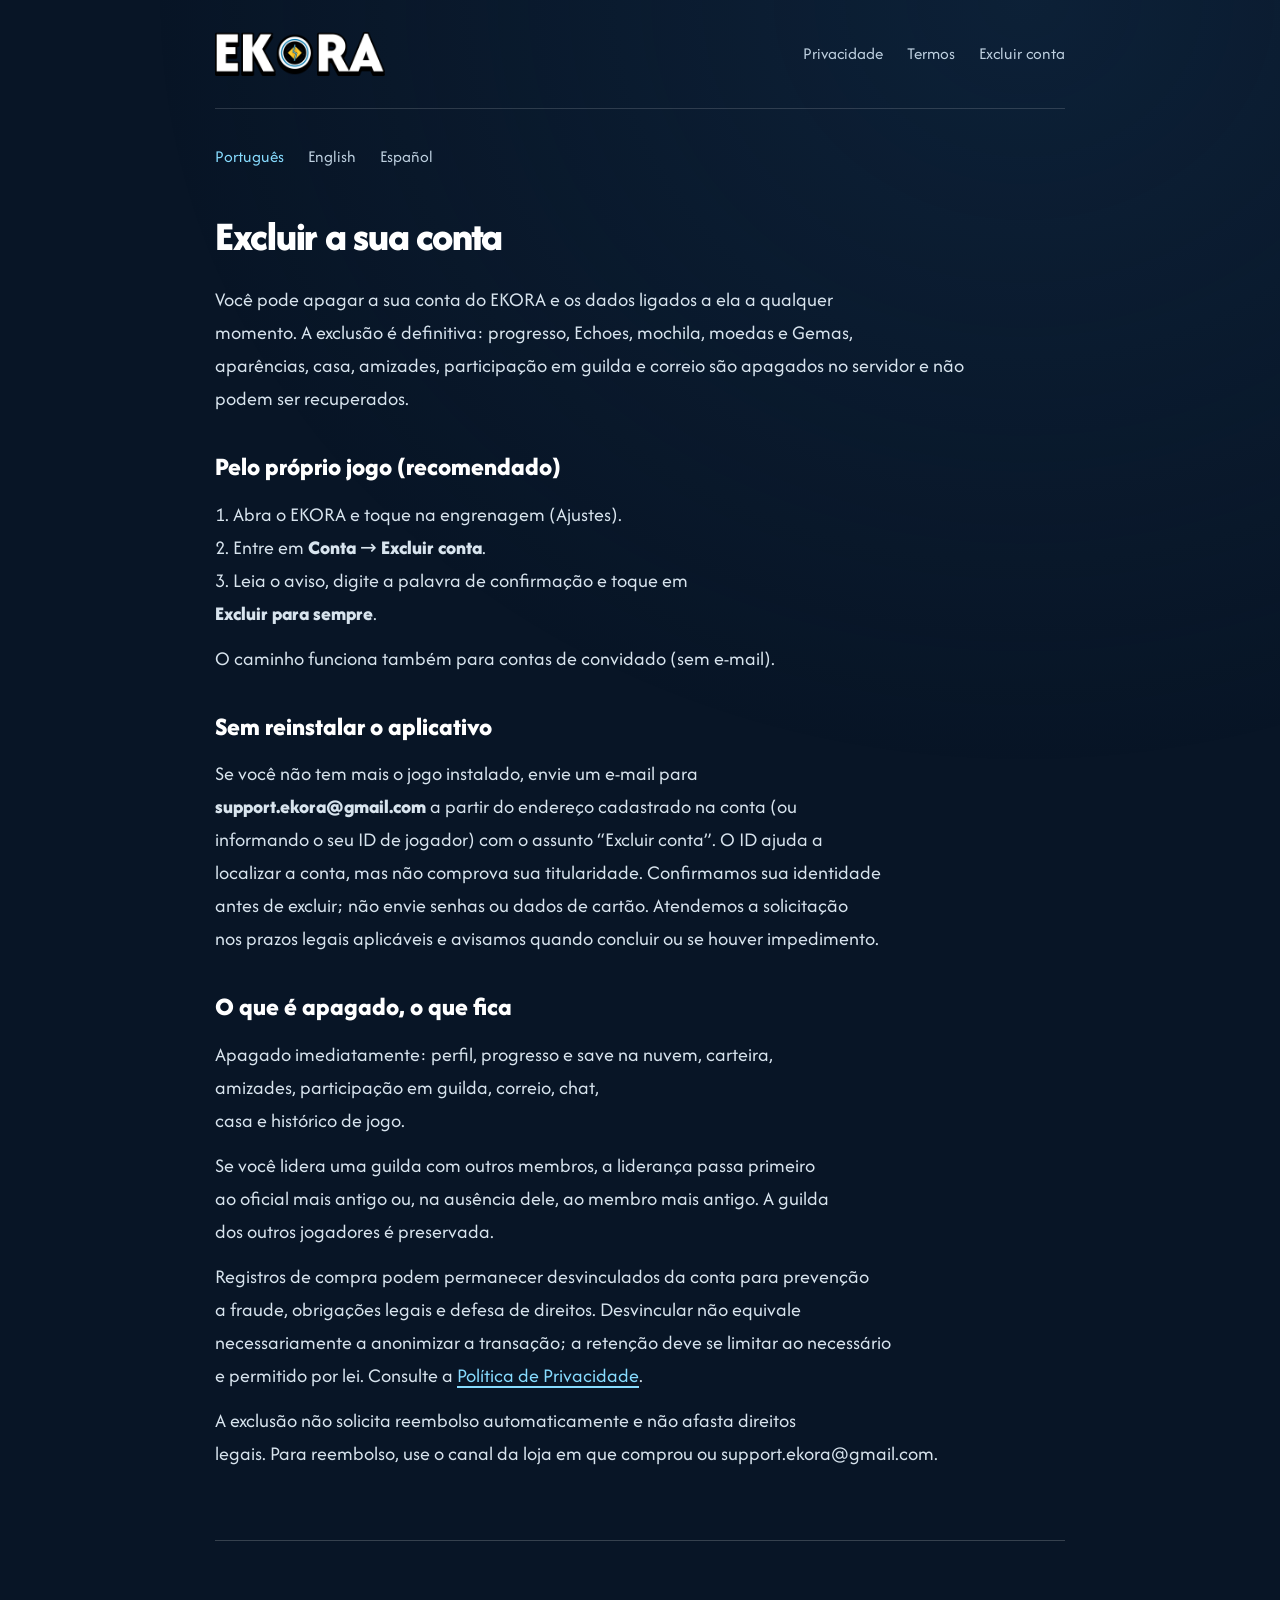
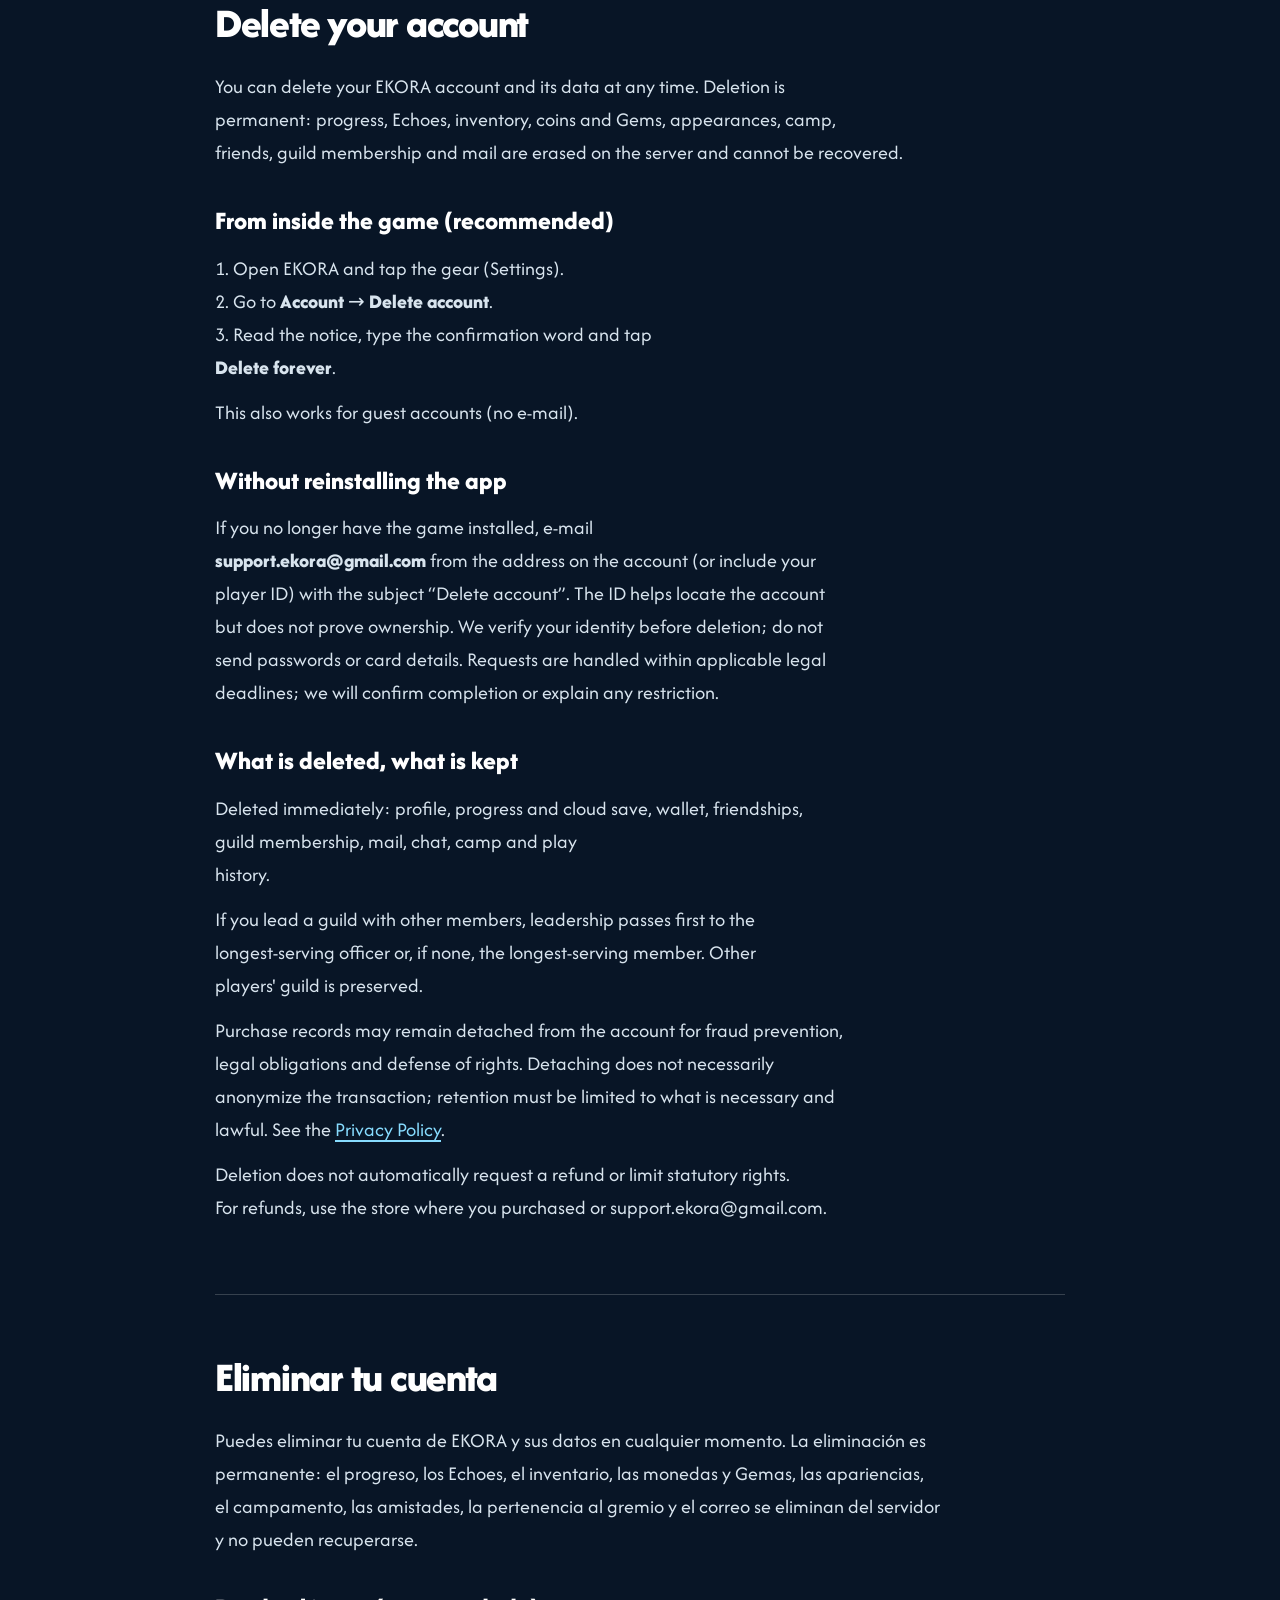
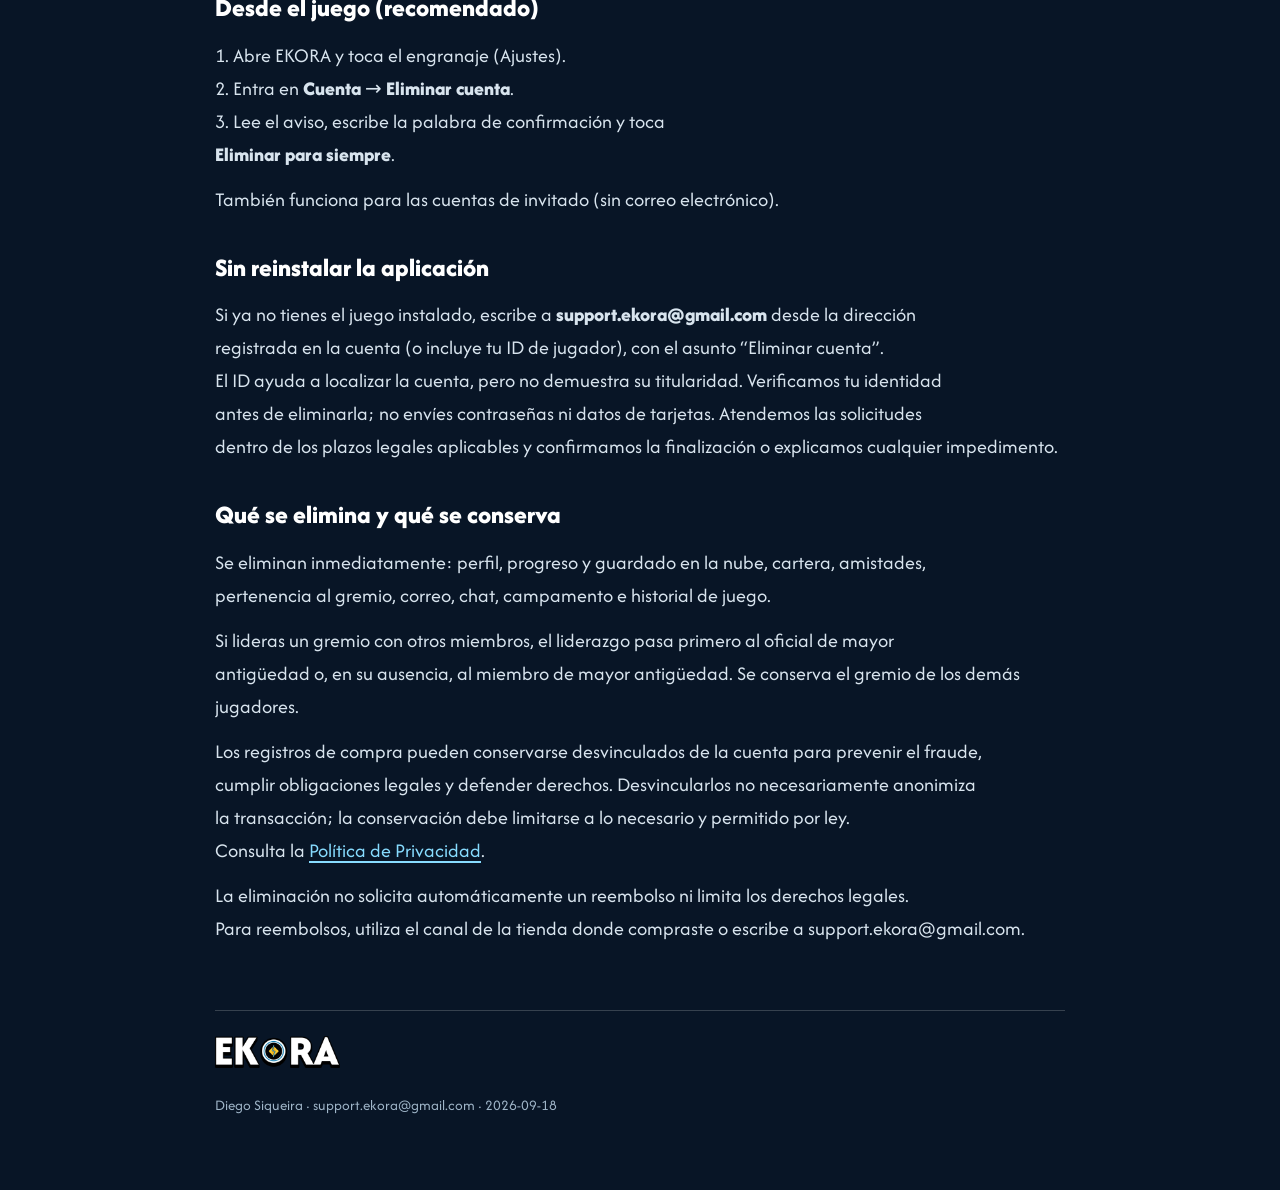
<file: excluir-conta.html>
<!doctype html><html lang="pt-BR"><head><meta charset="utf-8"><meta name="viewport" content="width=device-width, initial-scale=1"><title>Excluir conta — EKORA</title><link rel="icon" href="assets/favicon.png"><link rel="stylesheet" href="legal.css?v=ca186f888e2d"></head><body><header class="legal-header"><a class="brand" href="index.html" aria-label="EKORA — Home"><img src="assets/logo.webp" width="190" height="61" alt="EKORA"></a><nav aria-label="Documentos / Documents"><a href="privacidade.html">Privacidade</a><a href="termos.html">Termos</a><a href="excluir-conta.html">Excluir conta</a></nav></header><nav class="legal-languages" aria-label="Language / Idioma"><a href="#pt-BR" lang="pt-BR">Português</a><a href="#en-US" lang="en-US">English</a><a href="#es-419" lang="es-419">Español</a></nav><main>
<h1 id="pt-BR">Excluir a sua conta</h1>
<p>Você pode apagar a sua conta do EKORA e os dados ligados a ela a qualquer
momento. A exclusão é definitiva: progresso, Echoes, mochila, moedas e Gemas,
aparências, casa, amizades, participação em guilda e correio são apagados no servidor e não
podem ser recuperados.</p>
<h2>Pelo próprio jogo (recomendado)</h2>
<p>1. Abra o EKORA e toque na engrenagem (Ajustes).
2. Entre em <strong>Conta</strong> → <strong>Excluir conta</strong>.
3. Leia o aviso, digite a palavra de confirmação e toque em
<strong>Excluir para sempre</strong>.</p>
<p>O caminho funciona também para contas de convidado (sem e-mail).</p>
<h2>Sem reinstalar o aplicativo</h2>
<p>Se você não tem mais o jogo instalado, envie um e-mail para
<strong>support.ekora@gmail.com</strong> a partir do endereço cadastrado na conta (ou
informando o seu ID de jogador) com o assunto “Excluir conta”. O ID ajuda a
localizar a conta, mas não comprova sua titularidade. Confirmamos sua identidade
antes de excluir; não envie senhas ou dados de cartão. Atendemos a solicitação
nos prazos legais aplicáveis e avisamos quando concluir ou se houver impedimento.</p>
<h2>O que é apagado, o que fica</h2>
<p>Apagado imediatamente: perfil, progresso e save na nuvem, carteira,
amizades, participação em guilda, correio, chat,
casa e histórico de jogo.</p>
<p>Se você lidera uma guilda com outros membros, a liderança passa primeiro
ao oficial mais antigo ou, na ausência dele, ao membro mais antigo. A guilda
dos outros jogadores é preservada.</p>
<p>Registros de compra podem permanecer desvinculados da conta para prevenção
a fraude, obrigações legais e defesa de direitos. Desvincular não equivale
necessariamente a anonimizar a transação; a retenção deve se limitar ao necessário
e permitido por lei. Consulte a <a href="privacidade.html">Política de Privacidade</a>.</p>
<p>A exclusão não solicita reembolso automaticamente e não afasta direitos
legais. Para reembolso, use o canal da loja em que comprou ou support.ekora@gmail.com.</p>
<div class="idioma" lang="en-US" id="en-US">
<h1>Delete your account</h1>
<p>You can delete your EKORA account and its data at any time. Deletion is
permanent: progress, Echoes, inventory, coins and Gems, appearances, camp,
friends, guild membership and mail are erased on the server and cannot be recovered.</p>
<h2>From inside the game (recommended)</h2>
<p>1. Open EKORA and tap the gear (Settings).
2. Go to <strong>Account</strong> → <strong>Delete account</strong>.
3. Read the notice, type the confirmation word and tap
<strong>Delete forever</strong>.</p>
<p>This also works for guest accounts (no e-mail).</p>
<h2>Without reinstalling the app</h2>
<p>If you no longer have the game installed, e-mail
<strong>support.ekora@gmail.com</strong> from the address on the account (or include your
player ID) with the subject “Delete account”. The ID helps locate the account
but does not prove ownership. We verify your identity before deletion; do not
send passwords or card details. Requests are handled within applicable legal
deadlines; we will confirm completion or explain any restriction.</p>
<h2>What is deleted, what is kept</h2>
<p>Deleted immediately: profile, progress and cloud save, wallet, friendships,
guild membership, mail, chat, camp and play
history.</p>
<p>If you lead a guild with other members, leadership passes first to the
longest-serving officer or, if none, the longest-serving member. Other
players' guild is preserved.</p>
<p>Purchase records may remain detached from the account for fraud prevention,
legal obligations and defense of rights. Detaching does not necessarily
anonymize the transaction; retention must be limited to what is necessary and
lawful. See the <a href="privacidade.html">Privacy Policy</a>.</p>
<p>Deletion does not automatically request a refund or limit statutory rights.
For refunds, use the store where you purchased or support.ekora@gmail.com.</p>
</div>
<div class="idioma" lang="es-419" id="es-419">
<h1>Eliminar tu cuenta</h1>
<p>Puedes eliminar tu cuenta de EKORA y sus datos en cualquier momento. La eliminación es
permanente: el progreso, los Echoes, el inventario, las monedas y Gemas, las apariencias,
el campamento, las amistades, la pertenencia al gremio y el correo se eliminan del servidor
y no pueden recuperarse.</p>
<h2>Desde el juego (recomendado)</h2>
<p>1. Abre EKORA y toca el engranaje (Ajustes).
2. Entra en <strong>Cuenta</strong> → <strong>Eliminar cuenta</strong>.
3. Lee el aviso, escribe la palabra de confirmación y toca
<strong>Eliminar para siempre</strong>.</p>
<p>También funciona para las cuentas de invitado (sin correo electrónico).</p>
<h2>Sin reinstalar la aplicación</h2>
<p>Si ya no tienes el juego instalado, escribe a <strong>support.ekora@gmail.com</strong> desde la dirección
registrada en la cuenta (o incluye tu ID de jugador), con el asunto “Eliminar cuenta”.
El ID ayuda a localizar la cuenta, pero no demuestra su titularidad. Verificamos tu identidad
antes de eliminarla; no envíes contraseñas ni datos de tarjetas. Atendemos las solicitudes
dentro de los plazos legales aplicables y confirmamos la finalización o explicamos cualquier impedimento.</p>
<h2>Qué se elimina y qué se conserva</h2>
<p>Se eliminan inmediatamente: perfil, progreso y guardado en la nube, cartera, amistades,
pertenencia al gremio, correo, chat, campamento e historial de juego.</p>
<p>Si lideras un gremio con otros miembros, el liderazgo pasa primero al oficial de mayor
antigüedad o, en su ausencia, al miembro de mayor antigüedad. Se conserva el gremio de los demás jugadores.</p>
<p>Los registros de compra pueden conservarse desvinculados de la cuenta para prevenir el fraude,
cumplir obligaciones legales y defender derechos. Desvincularlos no necesariamente anonimiza
la transacción; la conservación debe limitarse a lo necesario y permitido por ley.
Consulta la <a href="privacidade.html">Política de Privacidad</a>.</p>
<p>La eliminación no solicita automáticamente un reembolso ni limita los derechos legales.
Para reembolsos, utiliza el canal de la tienda donde compraste o escribe a support.ekora@gmail.com.</p>
</div>
</main><footer><a class="brand" href="index.html" aria-label="EKORA — Home"><img src="assets/logo.webp" width="148" height="48" alt="EKORA"></a><p>Diego Siqueira · support.ekora@gmail.com · 2026-09-18</p></footer></body></html>
</file>
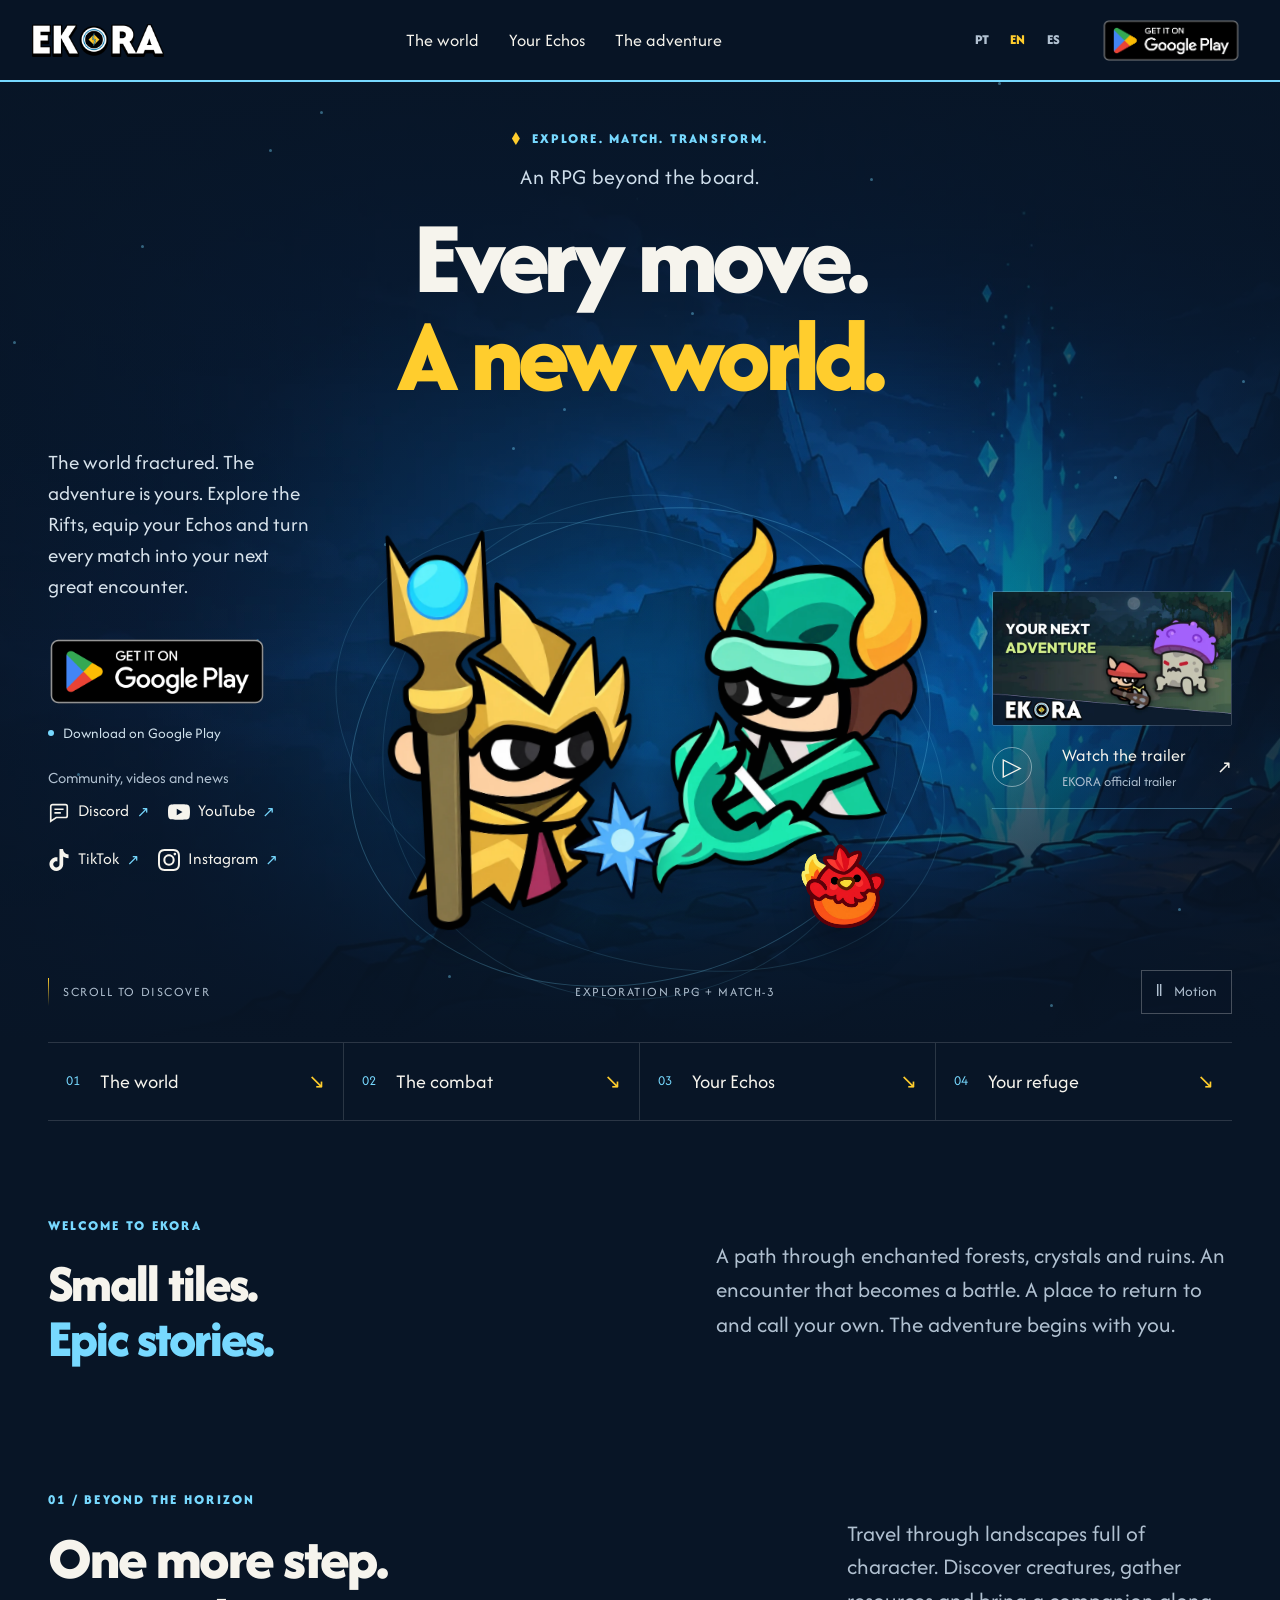
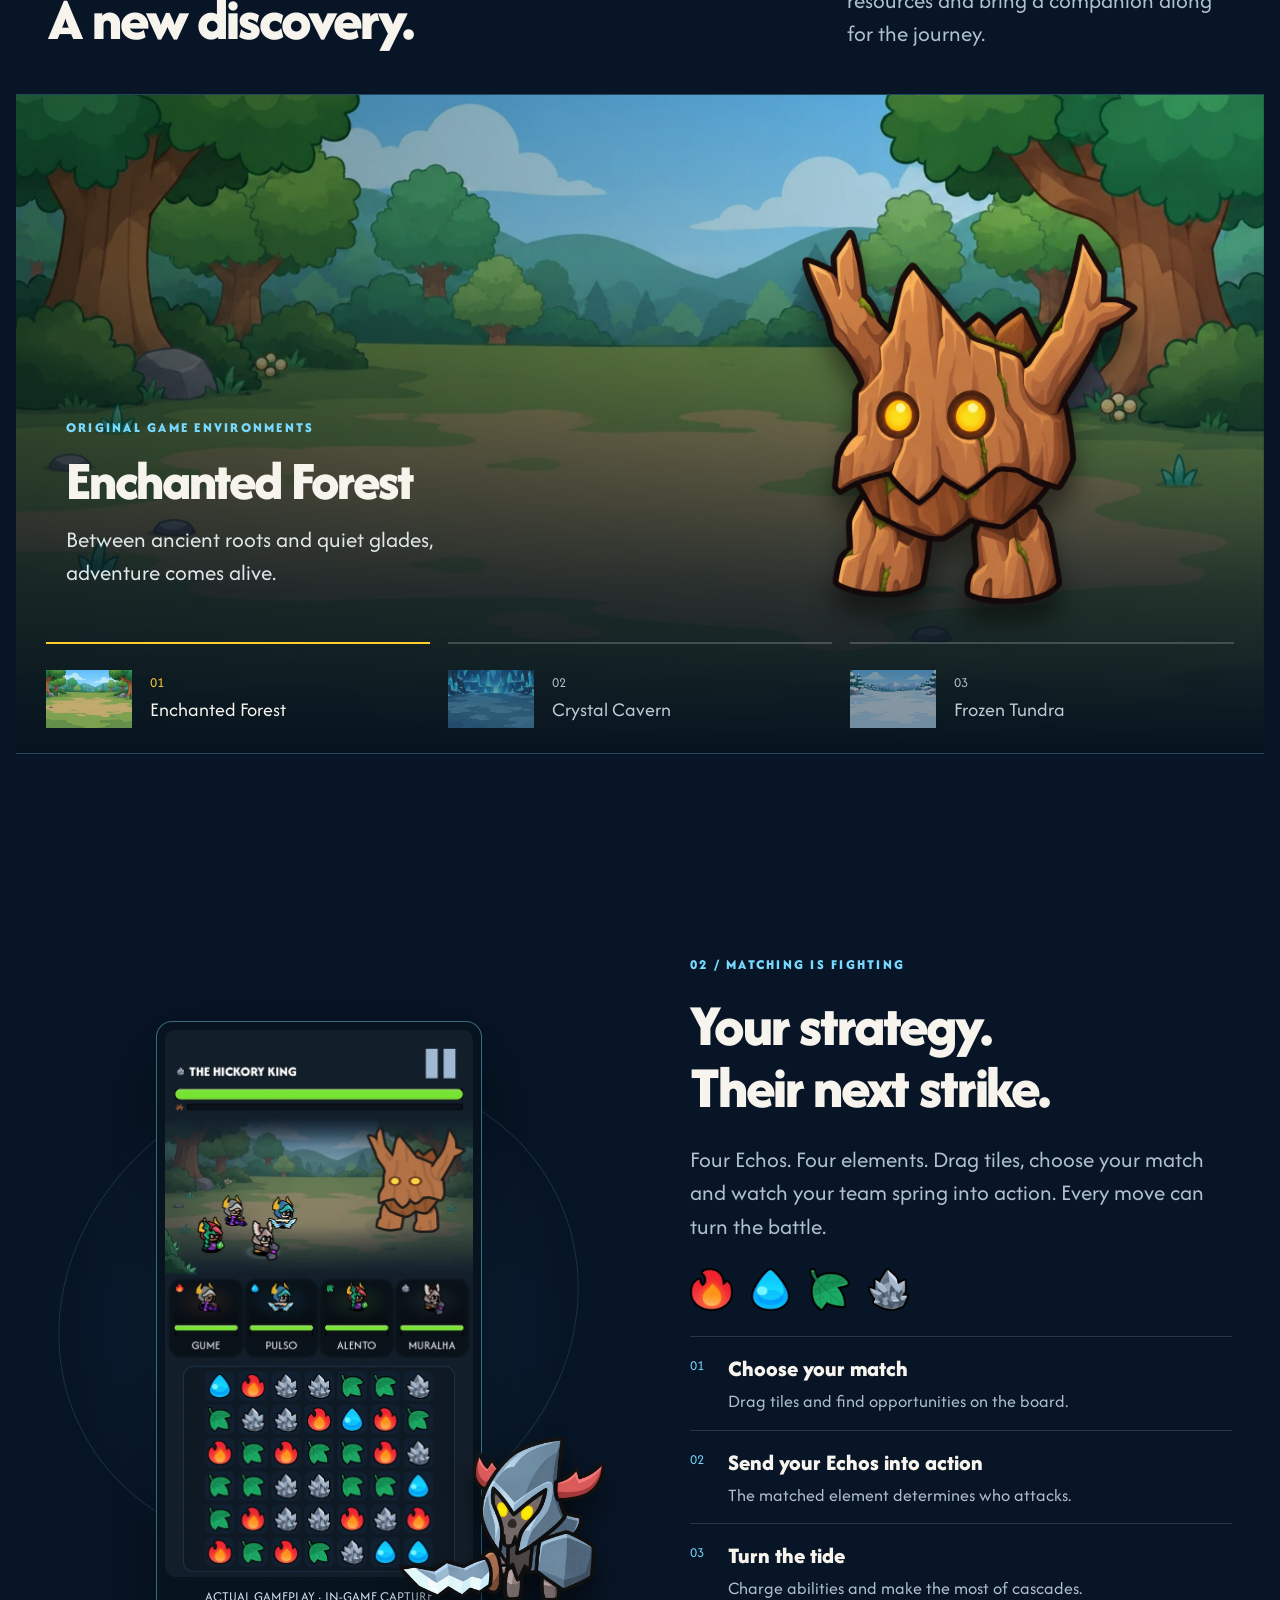
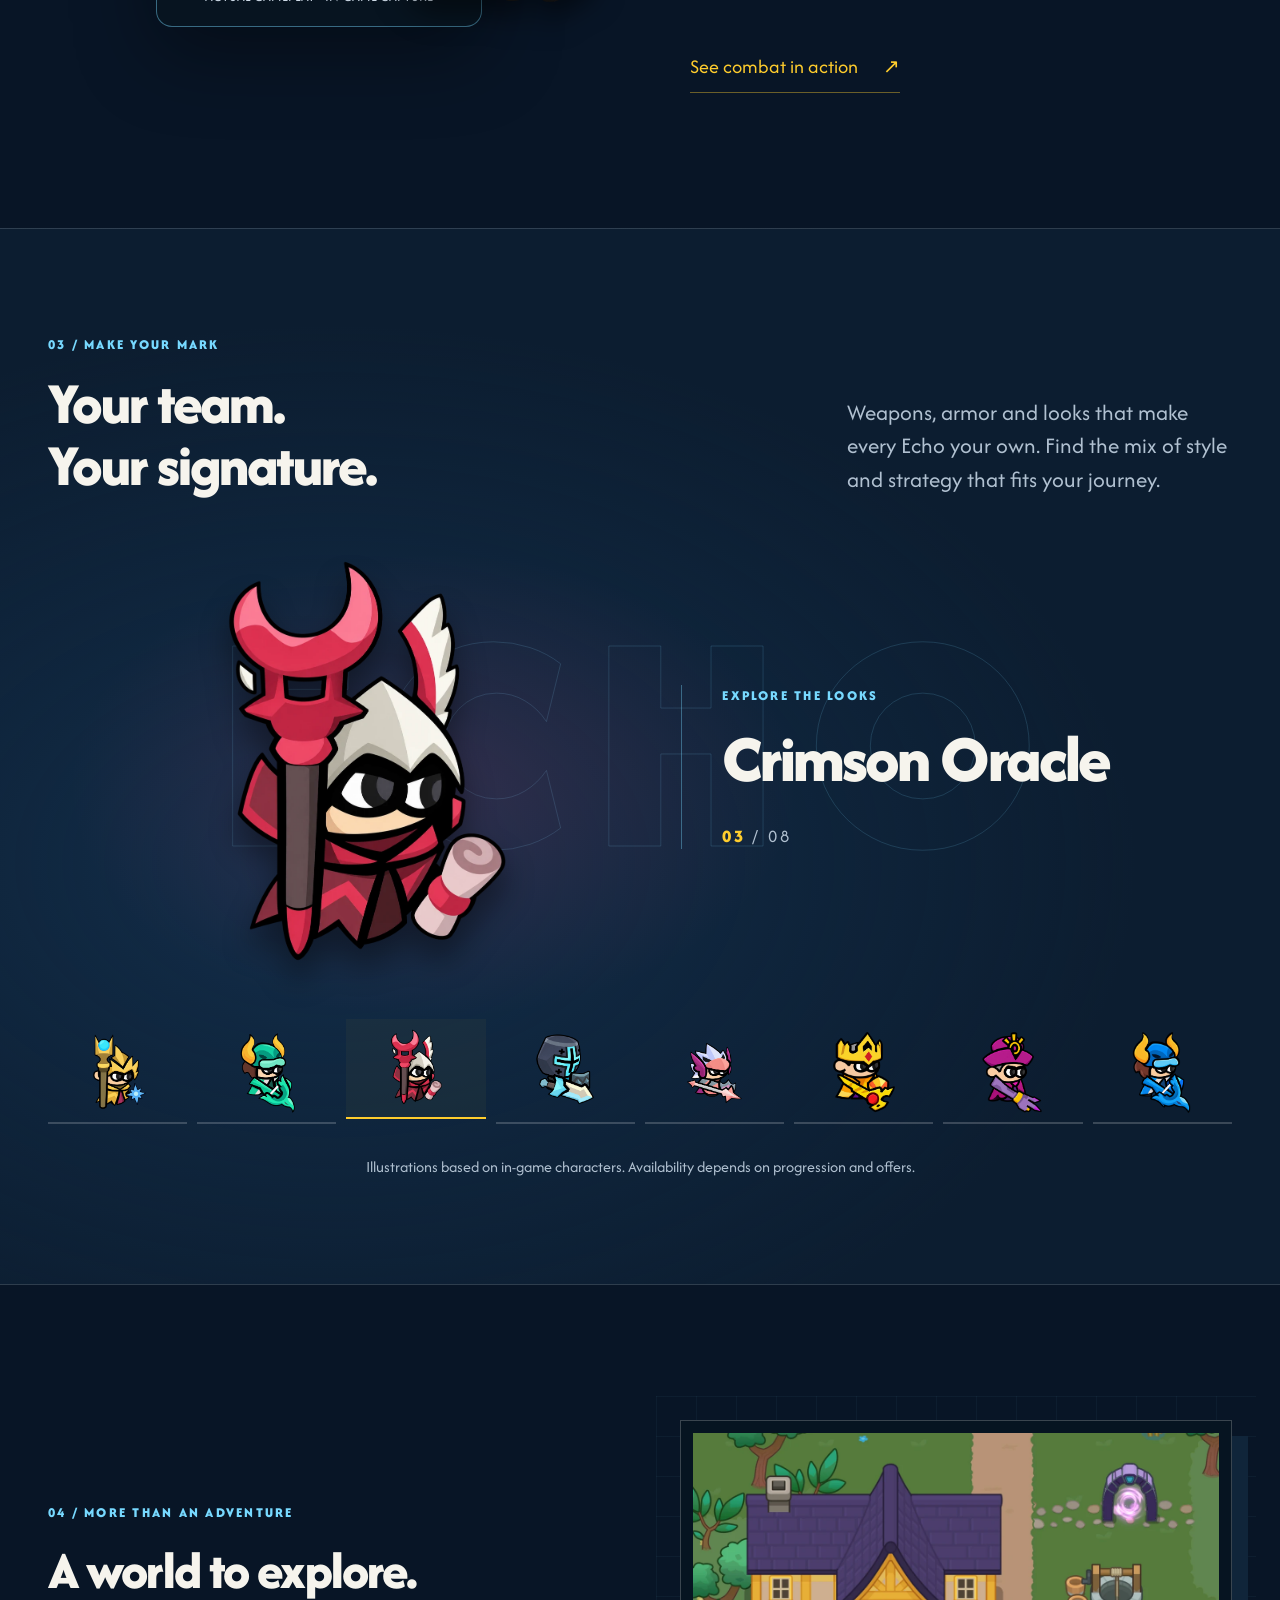
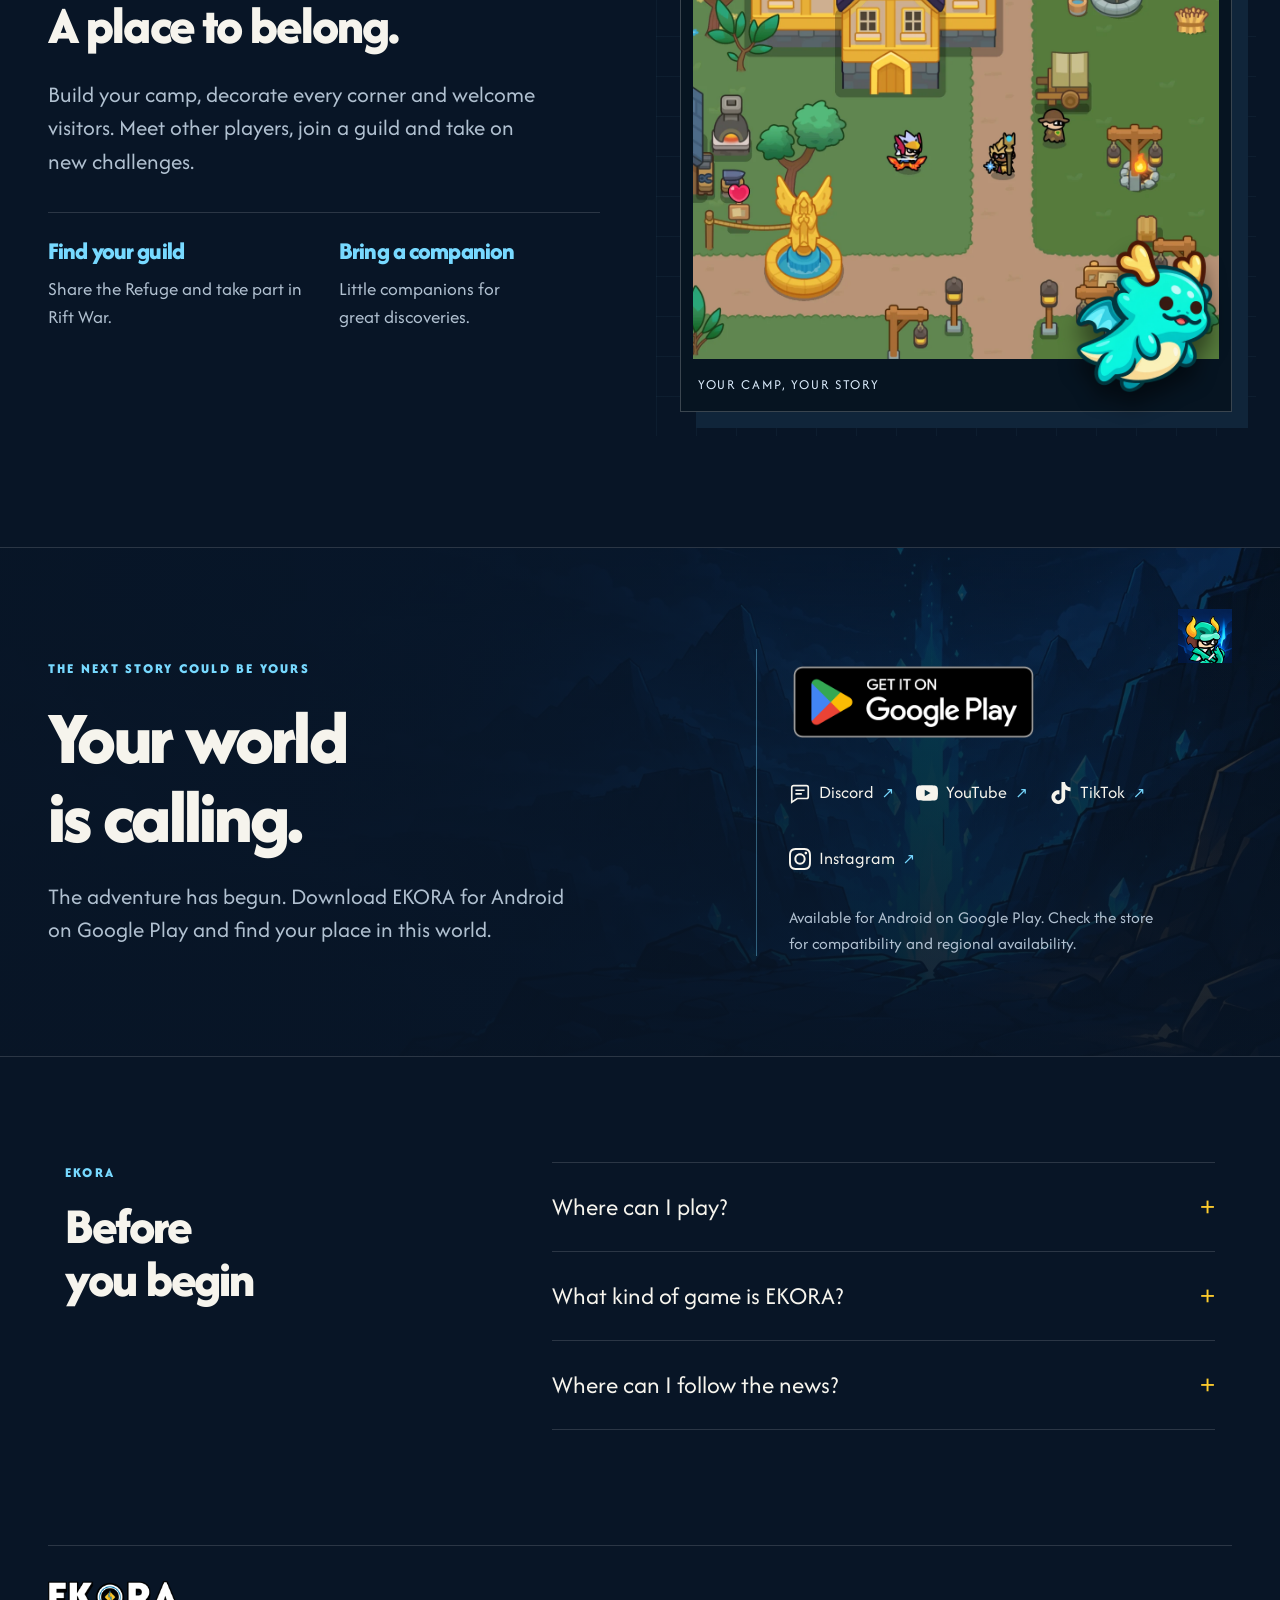
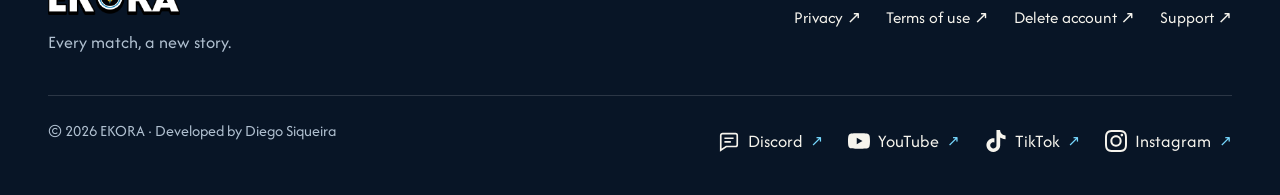
<file: index-en.html>
<!doctype html>
<html lang="en-US">
<head>
  <meta charset="utf-8"><meta name="viewport" content="width=device-width,initial-scale=1">
  <title>EKORA — Every move. A new world.</title><meta name="description" content="Explore a fantasy world, fight on a match-3 board and customize your four Echos. EKORA is now available for Android on Google Play.">
  <meta name="theme-color" content="#081526"><link rel="canonical" href="https://ekoragame.online/index-en.html">
  <link rel="alternate" hreflang="pt-BR" href="https://ekoragame.online/index.html"><link rel="alternate" hreflang="en-US" href="https://ekoragame.online/index-en.html"><link rel="alternate" hreflang="es-419" href="https://ekoragame.online/index-es.html">
  <meta property="og:type" content="website"><meta property="og:site_name" content="EKORA">
  <meta property="og:title" content="EKORA — Every move. A new world."><meta property="og:description" content="Explore a fantasy world, fight on a match-3 board and customize your four Echos. EKORA is now available for Android on Google Play.">
  <meta property="og:url" content="https://ekoragame.online/index-en.html"><meta property="og:image" content="https://ekoragame.online/assets/social.jpg">
  <meta name="twitter:card" content="summary_large_image">
  <link rel="icon" href="assets/favicon.png"><link rel="stylesheet" href="home.css?v=0bf6371ce19d">
  <link rel="preload" as="image" href="assets/rift.webp" fetchpriority="high">
  <script src="home.js?v=954fb52b06a4" defer></script>
</head>
<body>
  <a class="skip" href="#main">Skip to content</a>
  <header class="header">
    <a class="brand" href="#" aria-label="EKORA"><img src="assets/logo.webp" width="190" height="61" alt="EKORA"></a>
    <nav class="desktop-nav" aria-label="EKORA"><a href="#world">The world</a><a href="#echoes">Your Echos</a><a href="#adventure">The adventure</a></nav>
    <div class="header-actions"><nav class="languages" aria-label="Language / Idioma"><a href="index.html" hreflang="pt-BR" lang="pt-BR" aria-label="Português">PT</a><a href="index-en.html" hreflang="en-US" lang="en-US" aria-label="English" aria-current="page">EN</a><a href="index-es.html" hreflang="es-419" lang="es-419" aria-label="Español">ES</a></nav><a class="store-badge header-store" href="https://play.google.com/store/apps/details?id=com.ekora.game" target="_blank" rel="noopener noreferrer" aria-label="Download on Google Play · Google Play · opens in a new tab"><img src="assets/google-play-en_US.png" alt="Download on Google Play" width="646" height="250"></a></div>
  </header>
  <main id="main">
    <section class="hero" aria-labelledby="hero-title">
      <img class="hero-backdrop" src="assets/rift.webp" width="2560" height="1440" alt="" fetchpriority="high">
      <div class="hero-mist" aria-hidden="true"></div><div class="motes" aria-hidden="true"><i style="--x:21%;--y:7%;--duration:7s;--delay:-0s"></i><i style="--x:40%;--y:38%;--duration:8s;--delay:-1s"></i><i style="--x:59%;--y:69%;--duration:9s;--delay:-2s"></i><i style="--x:78%;--y:0%;--duration:10s;--delay:-3s"></i><i style="--x:97%;--y:31%;--duration:11s;--delay:-4s"></i><i style="--x:16%;--y:62%;--duration:12s;--delay:-5s"></i><i style="--x:35%;--y:93%;--duration:7s;--delay:-6s"></i><i style="--x:54%;--y:24%;--duration:8s;--delay:-7s"></i><i style="--x:73%;--y:55%;--duration:9s;--delay:-8s"></i><i style="--x:92%;--y:86%;--duration:10s;--delay:-0s"></i><i style="--x:11%;--y:17%;--duration:11s;--delay:-1s"></i><i style="--x:30%;--y:48%;--duration:12s;--delay:-2s"></i><i style="--x:49%;--y:79%;--duration:7s;--delay:-3s"></i><i style="--x:68%;--y:10%;--duration:8s;--delay:-4s"></i><i style="--x:87%;--y:41%;--duration:9s;--delay:-5s"></i><i style="--x:6%;--y:72%;--duration:10s;--delay:-6s"></i><i style="--x:25%;--y:3%;--duration:11s;--delay:-7s"></i><i style="--x:44%;--y:34%;--duration:12s;--delay:-8s"></i><i style="--x:63%;--y:65%;--duration:7s;--delay:-0s"></i><i style="--x:82%;--y:96%;--duration:8s;--delay:-1s"></i><i style="--x:1%;--y:27%;--duration:9s;--delay:-2s"></i><i style="--x:20%;--y:58%;--duration:10s;--delay:-3s"></i></div>
      <div class="hero-heading wrap">
        <p class="eyebrow hero-eyebrow"><span class="tiny-gem" aria-hidden="true"></span> EXPLORE. MATCH. TRANSFORM.</p>
        <h1 id="hero-title"><span>An RPG beyond the board.</span>Every move. <em>A new world.</em></h1>
      </div>
      <div class="hero-content wrap">
        <p class="hero-copy">The world fractured. The adventure is yours. Explore the Rifts, equip your Echos and turn every match into your next great encounter.</p>
        <div class="actions"><a class="store-badge hero-store" href="https://play.google.com/store/apps/details?id=com.ekora.game" target="_blank" rel="noopener noreferrer" aria-label="Download on Google Play · Google Play · opens in a new tab"><img src="assets/google-play-en_US.png" alt="Download on Google Play" width="646" height="250"></a></div>
        <p class="hero-status"><span></span>Download on Google Play</p>
        <p class="social-label">Community, videos and news</p><nav class="social-links" aria-label="Community, videos and news"><a href="https://discord.gg/GxfCFVHZn" target="_blank" rel="noopener noreferrer" aria-label="Official Discord community · opens in a new tab"><svg viewBox="0 0 24 24" fill="none" stroke="currentColor" stroke-width="1.8" aria-hidden="true"><path d="M5 4h14a2 2 0 0 1 2 2v10a2 2 0 0 1-2 2H9l-6 4V6a2 2 0 0 1 2-2Z"/><path d="M7 9h10M7 13h7"/></svg><span>Discord</span><span aria-hidden="true">↗</span></a><a href="https://www.youtube.com/@PlayEkora" target="_blank" rel="noopener noreferrer" aria-label="Official YouTube channel · opens in a new tab"><svg aria-hidden="true" focusable="false" width="22" height="22" fill="currentColor" role="img" viewBox="0 0 24 24" xmlns="http://www.w3.org/2000/svg"><path d="M23.498 6.186a3.016 3.016 0 0 0-2.122-2.136C19.505 3.545 12 3.545 12 3.545s-7.505 0-9.377.505A3.017 3.017 0 0 0 .502 6.186C0 8.07 0 12 0 12s0 3.93.502 5.814a3.016 3.016 0 0 0 2.122 2.136c1.871.505 9.376.505 9.376.505s7.505 0 9.377-.505a3.015 3.015 0 0 0 2.122-2.136C24 15.93 24 12 24 12s0-3.93-.502-5.814zM9.545 15.568V8.432L15.818 12l-6.273 3.568z"/></svg><span>YouTube</span><span aria-hidden="true">↗</span></a><a href="https://www.tiktok.com/@ekora159" target="_blank" rel="noopener noreferrer" aria-label="Official TikTok channel · opens in a new tab"><svg aria-hidden="true" focusable="false" width="22" height="22" fill="currentColor" role="img" viewBox="0 0 24 24" xmlns="http://www.w3.org/2000/svg"><path d="M12.525.02c1.31-.02 2.61-.01 3.91-.02.08 1.53.63 3.09 1.75 4.17 1.12 1.11 2.7 1.62 4.24 1.79v4.03c-1.44-.05-2.89-.35-4.2-.97-.57-.26-1.1-.59-1.62-.93-.01 2.92.01 5.84-.02 8.75-.08 1.4-.54 2.79-1.35 3.94-1.31 1.92-3.58 3.17-5.91 3.21-1.43.08-2.86-.31-4.08-1.03-2.02-1.19-3.44-3.37-3.65-5.71-.02-.5-.03-1-.01-1.49.18-1.9 1.12-3.72 2.58-4.96 1.66-1.44 3.98-2.13 6.15-1.72.02 1.48-.04 2.96-.04 4.44-.99-.32-2.15-.23-3.02.37-.63.41-1.11 1.04-1.36 1.75-.21.51-.15 1.07-.14 1.61.24 1.64 1.82 3.02 3.5 2.87 1.12-.01 2.19-.66 2.77-1.61.19-.33.4-.67.41-1.06.1-1.79.06-3.57.07-5.36.01-4.03-.01-8.05.02-12.07z"/></svg><span>TikTok</span><span aria-hidden="true">↗</span></a><a href="https://www.instagram.com/playekora/" target="_blank" rel="noopener noreferrer" aria-label="Official Instagram profile · opens in a new tab"><svg xmlns="http://www.w3.org/2000/svg" viewBox="0 0 24 24" width="22" height="22" fill="currentColor" aria-hidden="true" focusable="false"><path d="M7.0301.084c-1.2768.0602-2.1487.264-2.911.5634-.7888.3075-1.4575.72-2.1228 1.3877-.6652.6677-1.075 1.3368-1.3802 2.127-.2954.7638-.4956 1.6365-.552 2.914-.0564 1.2775-.0689 1.6882-.0626 4.947.0062 3.2586.0206 3.6671.0825 4.9473.061 1.2765.264 2.1482.5635 2.9107.308.7889.72 1.4573 1.388 2.1228.6679.6655 1.3365 1.0743 2.1285 1.38.7632.295 1.6361.4961 2.9134.552 1.2773.056 1.6884.069 4.9462.0627 3.2578-.0062 3.668-.0207 4.9478-.0814 1.28-.0607 2.147-.2652 2.9098-.5633.7889-.3086 1.4578-.72 2.1228-1.3881.665-.6682 1.0745-1.3378 1.3795-2.1284.2957-.7632.4966-1.636.552-2.9124.056-1.2809.0692-1.6898.063-4.948-.0063-3.2583-.021-3.6668-.0817-4.9465-.0607-1.2797-.264-2.1487-.5633-2.9117-.3084-.7889-.72-1.4568-1.3876-2.1228C21.2982 1.33 20.628.9208 19.8378.6165 19.074.321 18.2017.1197 16.9244.0645 15.6471.0093 15.236-.005 11.977.0014 8.718.0076 8.31.0215 7.0301.0839m.1402 21.6932c-1.17-.0509-1.8053-.2453-2.2287-.408-.5606-.216-.96-.4771-1.3819-.895-.422-.4178-.6811-.8186-.9-1.378-.1644-.4234-.3624-1.058-.4171-2.228-.0595-1.2645-.072-1.6442-.079-4.848-.007-3.2037.0053-3.583.0607-4.848.05-1.169.2456-1.805.408-2.2282.216-.5613.4762-.96.895-1.3816.4188-.4217.8184-.6814 1.3783-.9003.423-.1651 1.0575-.3614 2.227-.4171 1.2655-.06 1.6447-.072 4.848-.079 3.2033-.007 3.5835.005 4.8495.0608 1.169.0508 1.8053.2445 2.228.408.5608.216.96.4754 1.3816.895.4217.4194.6816.8176.9005 1.3787.1653.4217.3617 1.056.4169 2.2263.0602 1.2655.0739 1.645.0796 4.848.0058 3.203-.0055 3.5834-.061 4.848-.051 1.17-.245 1.8055-.408 2.2294-.216.5604-.4763.96-.8954 1.3814-.419.4215-.8181.6811-1.3783.9-.4224.1649-1.0577.3617-2.2262.4174-1.2656.0595-1.6448.072-4.8493.079-3.2045.007-3.5825-.006-4.848-.0608M16.953 5.5864A1.44 1.44 0 1 0 18.39 4.144a1.44 1.44 0 0 0-1.437 1.4424M5.8385 12.012c.0067 3.4032 2.7706 6.1557 6.173 6.1493 3.4026-.0065 6.157-2.7701 6.1506-6.1733-.0065-3.4032-2.771-6.1565-6.174-6.1498-3.403.0067-6.156 2.771-6.1496 6.1738M8 12.0077a4 4 0 1 1 4.008 3.9921A3.9996 3.9996 0 0 1 8 12.0077"/></svg><span>Instagram</span><span aria-hidden="true">↗</span></a></nav>
      </div>
      <div class="hero-cast" aria-hidden="true">
        <div class="cast-halo"></div>
        <div class="cast cast-back"><img class="cast-art" src="assets/dragao_esmeralda.webp?v=e6eb35e2feb4" alt="" width="600" height="800"></div>
        <div class="cast cast-main"><img class="cast-art" src="assets/arcano_solar.webp" alt="" width="600" height="800"></div>
        <div class="cast cast-pet"><img class="cast-art" src="assets/fenix.webp" alt="" width="300" height="350"></div>
      </div>
      <a class="hero-film" href="https://www.youtube.com/watch?v=Dlq-G2McbQ0" data-trailer><img src="assets/trailer-preview.webp" alt="EKORA trailer cover: a red-hatted adventurer facing a purple monster in the forest" width="640" height="360"><span class="film-caption"><span class="play-icon" aria-hidden="true">▷</span><span>Watch the trailer<small>EKORA official trailer</small></span><span aria-hidden="true">↗</span></span></a>
      <div class="hero-bottom wrap"><a href="#intro"><span class="scroll-line" aria-hidden="true"></span>SCROLL TO DISCOVER</a><span class="genre">EXPLORATION RPG + MATCH-3</span><button class="motion-toggle" type="button" aria-pressed="false" aria-label="Pause motion" data-pause="Pause motion" data-resume="Enable motion"><span aria-hidden="true">Ⅱ</span> Motion</button></div>
    </section>
    <nav class="journey-nav wrap" aria-label="Explore EKORA"><a href="#world"><span>01</span>The world<span aria-hidden="true">↘</span></a><a href="#battle"><span>02</span>The combat<span aria-hidden="true">↘</span></a><a href="#echoes"><span>03</span>Your Echos<span aria-hidden="true">↘</span></a><a href="#adventure"><span>04</span>Your refuge<span aria-hidden="true">↘</span></a></nav>
    <section id="intro" class="intro wrap reveal"><div><p class="eyebrow">WELCOME TO EKORA</p><h2>Small tiles.<br><span>Epic stories.</span></h2></div><p>A path through enchanted forests, crystals and ruins. An encounter that becomes a battle. A place to return to and call your own. The adventure begins with you.</p></section>
    <section id="world" class="world-section section-space">
      <div class="wrap section-heading reveal"><div><p class="eyebrow">01 / BEYOND THE HORIZON</p><h2>One more step.
A new discovery.</h2></div><p>Travel through landscapes full of character. Discover creatures, gather resources and bring a companion along for the journey.</p></div>
      <div class="world-stage wrap reveal" data-world-stage>
        <div class="world-images"><img src="assets/forest.webp" alt="Enchanted Forest" width="1600" height="900" loading="lazy" data-scene="forest"><img src="assets/crystal.webp" alt="Crystal Cavern" width="1600" height="900" loading="lazy" data-scene="crystal" hidden><img src="assets/ice.webp" alt="Frozen Tundra" width="1600" height="900" loading="lazy" data-scene="ice" hidden></div>
        <div class="world-shade"></div><img class="world-creature" src="assets/golem_tree.webp" width="480" height="500" alt="" loading="lazy" data-world-creature>
        <div class="world-caption" aria-live="polite"><p class="eyebrow">ORIGINAL GAME ENVIRONMENTS</p><h3 data-world-title>Enchanted Forest</h3><p data-world-body>Between ancient roots and quiet glades, adventure comes alive.</p></div>
        <div class="world-choices" role="group" aria-label="The world"><button type="button" data-world="forest" data-title="Enchanted Forest" data-description="Between ancient roots and quiet glades, adventure comes alive." data-creature="golem_tree" aria-pressed="true"><img src="assets/forest.webp" alt="" width="120" height="80" loading="lazy"><span class="world-choice-copy"><small>01</small>Enchanted Forest</span></button><button type="button" data-world="crystal" data-title="Crystal Cavern" data-description="The light comes from within. So does the unknown." data-creature="spider_frozen" aria-pressed="false"><img src="assets/crystal.webp" alt="" width="120" height="80" loading="lazy"><span class="world-choice-copy"><small>02</small>Crystal Cavern</span></button><button type="button" data-world="ice" data-title="Frozen Tundra" data-description="Peaceful landscapes. Not-so-peaceful encounters." data-creature="bear_white" aria-pressed="false"><img src="assets/ice.webp" alt="" width="120" height="80" loading="lazy"><span class="world-choice-copy"><small>03</small>Frozen Tundra</span></button></div>
      </div>
    </section>
    <section class="battle section-space wrap" id="battle">
      <div class="battle-art reveal"><div class="battle-glow"></div><figure class="game-frame"><img src="assets/battle-en_US.webp" width="540" height="960" alt="Your strategy.
Their next strike." loading="lazy"><figcaption>ACTUAL GAMEPLAY · IN-GAME CAPTURE</figcaption></figure><img class="battle-boss" src="assets/cavaleiro.webp" width="420" height="550" alt="" loading="lazy"><span class="battle-orbit" aria-hidden="true"></span></div>
      <div class="battle-copy reveal"><p class="eyebrow">02 / MATCHING IS FIGHTING</p><h2>Your strategy.
Their next strike.</h2><p>Four Echos. Four elements. Drag tiles, choose your match and watch your team spring into action. Every move can turn the battle.</p><div class="four-elements" aria-hidden="true"><img src="assets/element-0.webp" alt="" width="43" height="43" loading="lazy"><img src="assets/element-1.webp" alt="" width="43" height="43" loading="lazy"><img src="assets/element-2.webp" alt="" width="43" height="43" loading="lazy"><img src="assets/element-3.webp" alt="" width="43" height="43" loading="lazy"></div><ol class="battle-steps"><li><span>Choose your match</span><p>Drag tiles and find opportunities on the board.</p></li><li><span>Send your Echos into action</span><p>The matched element determines who attacks.</p></li><li><span>Turn the tide</span><p>Charge abilities and make the most of cascades.</p></li></ol><a href="https://www.youtube.com/watch?v=Dlq-G2McbQ0" class="text-link" data-trailer>See combat in action <span aria-hidden="true">↗</span></a></div>
    </section>
    <section class="echo-section section-space" id="echoes"><div class="wrap">
      <div class="section-heading reveal"><div><p class="eyebrow">03 / MAKE YOUR MARK</p><h2>Your team.
Your signature.</h2></div><p>Weapons, armor and looks that make every Echo your own. Find the mix of style and strategy that fits your journey.</p></div>
      <div class="echo-showcase reveal"><div class="echo-aura"></div><div class="echo-ghost" aria-hidden="true">ECHO</div><img id="selected-echo" src="assets/oraculo_carmim.webp" alt="Crimson Oracle" width="640" height="800" loading="lazy"><div class="echo-info"><p class="eyebrow">EXPLORE THE LOOKS</p><h3 id="echo-name" aria-live="polite">Crimson Oracle</h3><p class="echo-counter"><span id="echo-count">03</span> / 08</p></div><div class="echo-options" role="group" aria-label="EXPLORE THE LOOKS"><button type="button" data-skin="arcano_solar" data-name="Solar Arcanist" data-number="01" data-color="#ffc943" aria-label="Solar Arcanist" aria-pressed="false"><img src="assets/arcano_solar.webp?v=d573abebeaa1" width="90" height="90" alt="" loading="lazy"></button><button type="button" data-skin="dragao_esmeralda" data-name="Emerald Dragon" data-number="02" data-color="#28d5a0" aria-label="Emerald Dragon" aria-pressed="false"><img src="assets/dragao_esmeralda.webp?v=e6eb35e2feb4" width="90" height="90" alt="" loading="lazy"></button><button type="button" data-skin="oraculo_carmim" data-name="Crimson Oracle" data-number="03" data-color="#d64676" aria-label="Crimson Oracle" aria-pressed="true"><img src="assets/oraculo_carmim.webp?v=a9c1e69438e1" width="90" height="90" alt="" loading="lazy"></button><button type="button" data-skin="eclipse_celeste" data-name="Celestial Eclipse" data-number="04" data-color="#64d8f3" aria-label="Celestial Eclipse" aria-pressed="false"><img src="assets/eclipse_celeste.webp?v=14b6fe761e43" width="90" height="90" alt="" loading="lazy"></button><button type="button" data-skin="fenix_rose" data-name="Rose Phoenix" data-number="05" data-color="#de9cae" aria-label="Rose Phoenix" aria-pressed="false"><img src="assets/fenix_rose.webp?v=bb451b90ee06" width="90" height="90" alt="" loading="lazy"></button><button type="button" data-skin="trono_de_ouro" data-name="Golden Throne" data-number="06" data-color="#ffcd2d" aria-label="Golden Throne" aria-pressed="false"><img src="assets/trono_de_ouro.webp?v=00f96ab04e7f" width="90" height="90" alt="" loading="lazy"></button><button type="button" data-skin="ametista" data-name="Amethyst" data-number="07" data-color="#be44dc" aria-label="Amethyst" aria-pressed="false"><img src="assets/ametista.webp?v=6e22765fb7d0" width="90" height="90" alt="" loading="lazy"></button><button type="button" data-skin="mare_profunda" data-name="Deep Tide" data-number="08" data-color="#258edb" aria-label="Deep Tide" aria-pressed="false"><img src="assets/mare_profunda.webp?v=c1e8edbfc283" width="90" height="90" alt="" loading="lazy"></button></div></div><p class="fine-print echo-note">Illustrations based on in-game characters. Availability depends on progression and offers.</p>
    </div></section>
    <section class="home-section section-space wrap" id="adventure"><div class="home-copy reveal"><p class="eyebrow">04 / MORE THAN AN ADVENTURE</p><h2>A world to explore.
A place to belong.</h2><p>Build your camp, decorate every corner and welcome visitors. Meet other players, join a guild and take on new challenges.</p><div class="home-features"><div><h3>Find your guild</h3><p>Share the Refuge and take part in Rift War.</p></div><div><h3>Bring a companion</h3><p>Little companions for great discoveries.</p></div></div></div><figure class="camp-scene reveal"><img src="assets/camp-en_US.webp?v=bef302b7ef14" width="1200" height="1200" alt="YOUR CAMP, YOUR STORY" loading="lazy"><figcaption>YOUR CAMP, YOUR STORY</figcaption><img class="camp-pet" src="assets/dragao.webp" width="240" height="240" alt="" loading="lazy"></figure></section>
    <section class="join" id="play"><img class="join-backdrop" src="assets/rift.webp" alt="" width="2560" height="1440" loading="lazy"><div class="join-shade"></div><div class="wrap join-content reveal"><img class="join-mark" src="assets/game-icon.png?v=8affc219e2a6" alt="" width="64" height="64" loading="lazy"><div class="join-copy"><p class="eyebrow">THE NEXT STORY COULD BE YOURS</p><h2>Your world
is calling.</h2><p>The adventure has begun. Download EKORA for Android on Google Play and find your place in this world.</p></div><div class="join-actions"><div class="actions"><a class="store-badge" href="https://play.google.com/store/apps/details?id=com.ekora.game" target="_blank" rel="noopener noreferrer" aria-label="Download on Google Play · Google Play · opens in a new tab"><img src="assets/google-play-en_US.png" alt="Download on Google Play" width="646" height="250" loading="lazy"></a><nav class="social-links join-social" aria-label="Community, videos and news"><a href="https://discord.gg/GxfCFVHZn" target="_blank" rel="noopener noreferrer" aria-label="Official Discord community · opens in a new tab"><svg viewBox="0 0 24 24" fill="none" stroke="currentColor" stroke-width="1.8" aria-hidden="true"><path d="M5 4h14a2 2 0 0 1 2 2v10a2 2 0 0 1-2 2H9l-6 4V6a2 2 0 0 1 2-2Z"/><path d="M7 9h10M7 13h7"/></svg><span>Discord</span><span aria-hidden="true">↗</span></a><a href="https://www.youtube.com/@PlayEkora" target="_blank" rel="noopener noreferrer"><svg aria-hidden="true" focusable="false" width="22" height="22" fill="currentColor" role="img" viewBox="0 0 24 24" xmlns="http://www.w3.org/2000/svg"><path d="M23.498 6.186a3.016 3.016 0 0 0-2.122-2.136C19.505 3.545 12 3.545 12 3.545s-7.505 0-9.377.505A3.017 3.017 0 0 0 .502 6.186C0 8.07 0 12 0 12s0 3.93.502 5.814a3.016 3.016 0 0 0 2.122 2.136c1.871.505 9.376.505 9.376.505s7.505 0 9.377-.505a3.015 3.015 0 0 0 2.122-2.136C24 15.93 24 12 24 12s0-3.93-.502-5.814zM9.545 15.568V8.432L15.818 12l-6.273 3.568z"/></svg><span>YouTube</span><span aria-hidden="true">↗</span></a><a href="https://www.tiktok.com/@ekora159" target="_blank" rel="noopener noreferrer"><svg aria-hidden="true" focusable="false" width="22" height="22" fill="currentColor" role="img" viewBox="0 0 24 24" xmlns="http://www.w3.org/2000/svg"><path d="M12.525.02c1.31-.02 2.61-.01 3.91-.02.08 1.53.63 3.09 1.75 4.17 1.12 1.11 2.7 1.62 4.24 1.79v4.03c-1.44-.05-2.89-.35-4.2-.97-.57-.26-1.1-.59-1.62-.93-.01 2.92.01 5.84-.02 8.75-.08 1.4-.54 2.79-1.35 3.94-1.31 1.92-3.58 3.17-5.91 3.21-1.43.08-2.86-.31-4.08-1.03-2.02-1.19-3.44-3.37-3.65-5.71-.02-.5-.03-1-.01-1.49.18-1.9 1.12-3.72 2.58-4.96 1.66-1.44 3.98-2.13 6.15-1.72.02 1.48-.04 2.96-.04 4.44-.99-.32-2.15-.23-3.02.37-.63.41-1.11 1.04-1.36 1.75-.21.51-.15 1.07-.14 1.61.24 1.64 1.82 3.02 3.5 2.87 1.12-.01 2.19-.66 2.77-1.61.19-.33.4-.67.41-1.06.1-1.79.06-3.57.07-5.36.01-4.03-.01-8.05.02-12.07z"/></svg><span>TikTok</span><span aria-hidden="true">↗</span></a><a href="https://www.instagram.com/playekora/" target="_blank" rel="noopener noreferrer" aria-label="Official Instagram profile · opens in a new tab"><svg xmlns="http://www.w3.org/2000/svg" viewBox="0 0 24 24" width="22" height="22" fill="currentColor" aria-hidden="true" focusable="false"><path d="M7.0301.084c-1.2768.0602-2.1487.264-2.911.5634-.7888.3075-1.4575.72-2.1228 1.3877-.6652.6677-1.075 1.3368-1.3802 2.127-.2954.7638-.4956 1.6365-.552 2.914-.0564 1.2775-.0689 1.6882-.0626 4.947.0062 3.2586.0206 3.6671.0825 4.9473.061 1.2765.264 2.1482.5635 2.9107.308.7889.72 1.4573 1.388 2.1228.6679.6655 1.3365 1.0743 2.1285 1.38.7632.295 1.6361.4961 2.9134.552 1.2773.056 1.6884.069 4.9462.0627 3.2578-.0062 3.668-.0207 4.9478-.0814 1.28-.0607 2.147-.2652 2.9098-.5633.7889-.3086 1.4578-.72 2.1228-1.3881.665-.6682 1.0745-1.3378 1.3795-2.1284.2957-.7632.4966-1.636.552-2.9124.056-1.2809.0692-1.6898.063-4.948-.0063-3.2583-.021-3.6668-.0817-4.9465-.0607-1.2797-.264-2.1487-.5633-2.9117-.3084-.7889-.72-1.4568-1.3876-2.1228C21.2982 1.33 20.628.9208 19.8378.6165 19.074.321 18.2017.1197 16.9244.0645 15.6471.0093 15.236-.005 11.977.0014 8.718.0076 8.31.0215 7.0301.0839m.1402 21.6932c-1.17-.0509-1.8053-.2453-2.2287-.408-.5606-.216-.96-.4771-1.3819-.895-.422-.4178-.6811-.8186-.9-1.378-.1644-.4234-.3624-1.058-.4171-2.228-.0595-1.2645-.072-1.6442-.079-4.848-.007-3.2037.0053-3.583.0607-4.848.05-1.169.2456-1.805.408-2.2282.216-.5613.4762-.96.895-1.3816.4188-.4217.8184-.6814 1.3783-.9003.423-.1651 1.0575-.3614 2.227-.4171 1.2655-.06 1.6447-.072 4.848-.079 3.2033-.007 3.5835.005 4.8495.0608 1.169.0508 1.8053.2445 2.228.408.5608.216.96.4754 1.3816.895.4217.4194.6816.8176.9005 1.3787.1653.4217.3617 1.056.4169 2.2263.0602 1.2655.0739 1.645.0796 4.848.0058 3.203-.0055 3.5834-.061 4.848-.051 1.17-.245 1.8055-.408 2.2294-.216.5604-.4763.96-.8954 1.3814-.419.4215-.8181.6811-1.3783.9-.4224.1649-1.0577.3617-2.2262.4174-1.2656.0595-1.6448.072-4.8493.079-3.2045.007-3.5825-.006-4.848-.0608M16.953 5.5864A1.44 1.44 0 1 0 18.39 4.144a1.44 1.44 0 0 0-1.437 1.4424M5.8385 12.012c.0067 3.4032 2.7706 6.1557 6.173 6.1493 3.4026-.0065 6.157-2.7701 6.1506-6.1733-.0065-3.4032-2.771-6.1565-6.174-6.1498-3.403.0067-6.156 2.771-6.1496 6.1738M8 12.0077a4 4 0 1 1 4.008 3.9921A3.9996 3.9996 0 0 1 8 12.0077"/></svg><span>Instagram</span><span aria-hidden="true">↗</span></a></nav></div><p class="fine-print availability">Available for Android on Google Play. Check the store for compatibility and regional availability.</p></div></div></section>
    <section class="faq wrap section-space reveal"><p class="eyebrow">EKORA</p><h2>Before you begin</h2><details><summary>Where can I play?</summary><p>EKORA is available for Android on Google Play. Visit the store to check compatibility with your device and availability in your region. You can browse this website on mobile and desktop.</p></details><details><summary>What kind of game is EKORA?</summary><p>An RPG combining exploration, tactical match-3 battles, Echo customization, companions and your own camp, with online encounters and guilds.</p></details><details><summary>Where can I follow the news?</summary><p>Join our official Discord to chat, share tips and suggest ideas. You can also follow YouTube @PlayEkora, TikTok @ekora159 and Instagram @playekora using the links on this page.</p></details></section>
  </main>
  <footer class="footer wrap"><div class="footer-top"><div><a class="brand" href="#"><img src="assets/logo.webp" alt="EKORA" width="190" height="61" loading="lazy"></a><p>Every match, a new story.</p></div><nav aria-label="Support"><a href="privacidade.html#en-US" target="_blank" rel="noopener">Privacy ↗</a><a href="termos.html#en-US" target="_blank" rel="noopener">Terms of use ↗</a><a href="excluir-conta.html#en-US" target="_blank" rel="noopener">Delete account ↗</a><a href="mailto:support.ekora@gmail.com">Support ↗</a></nav></div><div class="footer-bottom"><span>© 2026 EKORA · Developed by Diego Siqueira</span><nav class="social-links" aria-label="Community, videos and news"><a href="https://discord.gg/GxfCFVHZn" target="_blank" rel="noopener noreferrer" aria-label="Official Discord community · opens in a new tab"><svg viewBox="0 0 24 24" fill="none" stroke="currentColor" stroke-width="1.8" aria-hidden="true"><path d="M5 4h14a2 2 0 0 1 2 2v10a2 2 0 0 1-2 2H9l-6 4V6a2 2 0 0 1 2-2Z"/><path d="M7 9h10M7 13h7"/></svg><span>Discord</span><span aria-hidden="true">↗</span></a><a href="https://www.youtube.com/@PlayEkora" target="_blank" rel="noopener noreferrer" aria-label="Official YouTube channel · opens in a new tab"><svg aria-hidden="true" focusable="false" width="22" height="22" fill="currentColor" role="img" viewBox="0 0 24 24" xmlns="http://www.w3.org/2000/svg"><path d="M23.498 6.186a3.016 3.016 0 0 0-2.122-2.136C19.505 3.545 12 3.545 12 3.545s-7.505 0-9.377.505A3.017 3.017 0 0 0 .502 6.186C0 8.07 0 12 0 12s0 3.93.502 5.814a3.016 3.016 0 0 0 2.122 2.136c1.871.505 9.376.505 9.376.505s7.505 0 9.377-.505a3.015 3.015 0 0 0 2.122-2.136C24 15.93 24 12 24 12s0-3.93-.502-5.814zM9.545 15.568V8.432L15.818 12l-6.273 3.568z"/></svg><span>YouTube</span><span aria-hidden="true">↗</span></a><a href="https://www.tiktok.com/@ekora159" target="_blank" rel="noopener noreferrer" aria-label="Official TikTok channel · opens in a new tab"><svg aria-hidden="true" focusable="false" width="22" height="22" fill="currentColor" role="img" viewBox="0 0 24 24" xmlns="http://www.w3.org/2000/svg"><path d="M12.525.02c1.31-.02 2.61-.01 3.91-.02.08 1.53.63 3.09 1.75 4.17 1.12 1.11 2.7 1.62 4.24 1.79v4.03c-1.44-.05-2.89-.35-4.2-.97-.57-.26-1.1-.59-1.62-.93-.01 2.92.01 5.84-.02 8.75-.08 1.4-.54 2.79-1.35 3.94-1.31 1.92-3.58 3.17-5.91 3.21-1.43.08-2.86-.31-4.08-1.03-2.02-1.19-3.44-3.37-3.65-5.71-.02-.5-.03-1-.01-1.49.18-1.9 1.12-3.72 2.58-4.96 1.66-1.44 3.98-2.13 6.15-1.72.02 1.48-.04 2.96-.04 4.44-.99-.32-2.15-.23-3.02.37-.63.41-1.11 1.04-1.36 1.75-.21.51-.15 1.07-.14 1.61.24 1.64 1.82 3.02 3.5 2.87 1.12-.01 2.19-.66 2.77-1.61.19-.33.4-.67.41-1.06.1-1.79.06-3.57.07-5.36.01-4.03-.01-8.05.02-12.07z"/></svg><span>TikTok</span><span aria-hidden="true">↗</span></a><a href="https://www.instagram.com/playekora/" target="_blank" rel="noopener noreferrer" aria-label="Official Instagram profile · opens in a new tab"><svg xmlns="http://www.w3.org/2000/svg" viewBox="0 0 24 24" width="22" height="22" fill="currentColor" aria-hidden="true" focusable="false"><path d="M7.0301.084c-1.2768.0602-2.1487.264-2.911.5634-.7888.3075-1.4575.72-2.1228 1.3877-.6652.6677-1.075 1.3368-1.3802 2.127-.2954.7638-.4956 1.6365-.552 2.914-.0564 1.2775-.0689 1.6882-.0626 4.947.0062 3.2586.0206 3.6671.0825 4.9473.061 1.2765.264 2.1482.5635 2.9107.308.7889.72 1.4573 1.388 2.1228.6679.6655 1.3365 1.0743 2.1285 1.38.7632.295 1.6361.4961 2.9134.552 1.2773.056 1.6884.069 4.9462.0627 3.2578-.0062 3.668-.0207 4.9478-.0814 1.28-.0607 2.147-.2652 2.9098-.5633.7889-.3086 1.4578-.72 2.1228-1.3881.665-.6682 1.0745-1.3378 1.3795-2.1284.2957-.7632.4966-1.636.552-2.9124.056-1.2809.0692-1.6898.063-4.948-.0063-3.2583-.021-3.6668-.0817-4.9465-.0607-1.2797-.264-2.1487-.5633-2.9117-.3084-.7889-.72-1.4568-1.3876-2.1228C21.2982 1.33 20.628.9208 19.8378.6165 19.074.321 18.2017.1197 16.9244.0645 15.6471.0093 15.236-.005 11.977.0014 8.718.0076 8.31.0215 7.0301.0839m.1402 21.6932c-1.17-.0509-1.8053-.2453-2.2287-.408-.5606-.216-.96-.4771-1.3819-.895-.422-.4178-.6811-.8186-.9-1.378-.1644-.4234-.3624-1.058-.4171-2.228-.0595-1.2645-.072-1.6442-.079-4.848-.007-3.2037.0053-3.583.0607-4.848.05-1.169.2456-1.805.408-2.2282.216-.5613.4762-.96.895-1.3816.4188-.4217.8184-.6814 1.3783-.9003.423-.1651 1.0575-.3614 2.227-.4171 1.2655-.06 1.6447-.072 4.848-.079 3.2033-.007 3.5835.005 4.8495.0608 1.169.0508 1.8053.2445 2.228.408.5608.216.96.4754 1.3816.895.4217.4194.6816.8176.9005 1.3787.1653.4217.3617 1.056.4169 2.2263.0602 1.2655.0739 1.645.0796 4.848.0058 3.203-.0055 3.5834-.061 4.848-.051 1.17-.245 1.8055-.408 2.2294-.216.5604-.4763.96-.8954 1.3814-.419.4215-.8181.6811-1.3783.9-.4224.1649-1.0577.3617-2.2262.4174-1.2656.0595-1.6448.072-4.8493.079-3.2045.007-3.5825-.006-4.848-.0608M16.953 5.5864A1.44 1.44 0 1 0 18.39 4.144a1.44 1.44 0 0 0-1.437 1.4424M5.8385 12.012c.0067 3.4032 2.7706 6.1557 6.173 6.1493 3.4026-.0065 6.157-2.7701 6.1506-6.1733-.0065-3.4032-2.771-6.1565-6.174-6.1498-3.403.0067-6.156 2.771-6.1496 6.1738M8 12.0077a4 4 0 1 1 4.008 3.9921A3.9996 3.9996 0 0 1 8 12.0077"/></svg><span>Instagram</span><span aria-hidden="true">↗</span></a></nav></div></footer>
  <dialog class="trailer-dialog" aria-labelledby="video-heading" data-video="Dlq-G2McbQ0"><div class="dialog-header"><h2 id="video-heading">EKORA official trailer</h2><button class="dialog-close" aria-label="Close" type="button">×</button></div><div class="video-container"><div class="video-consent"><img class="video-poster" src="assets/trailer-official.jpg" alt="EKORA trailer cover: a red-hatted adventurer facing a purple monster in the forest" width="1920" height="1080" loading="lazy"><div class="video-consent-actions"><p>The video loads only after you choose to play. Playing connects you to YouTube.</p><button class="button" data-load-video type="button">Play trailer</button></div></div></div><a class="text-link" href="https://www.youtube.com/watch?v=Dlq-G2McbQ0" target="_blank" rel="noopener noreferrer">Open on YouTube ↗</a></dialog>
</body></html>
</file>
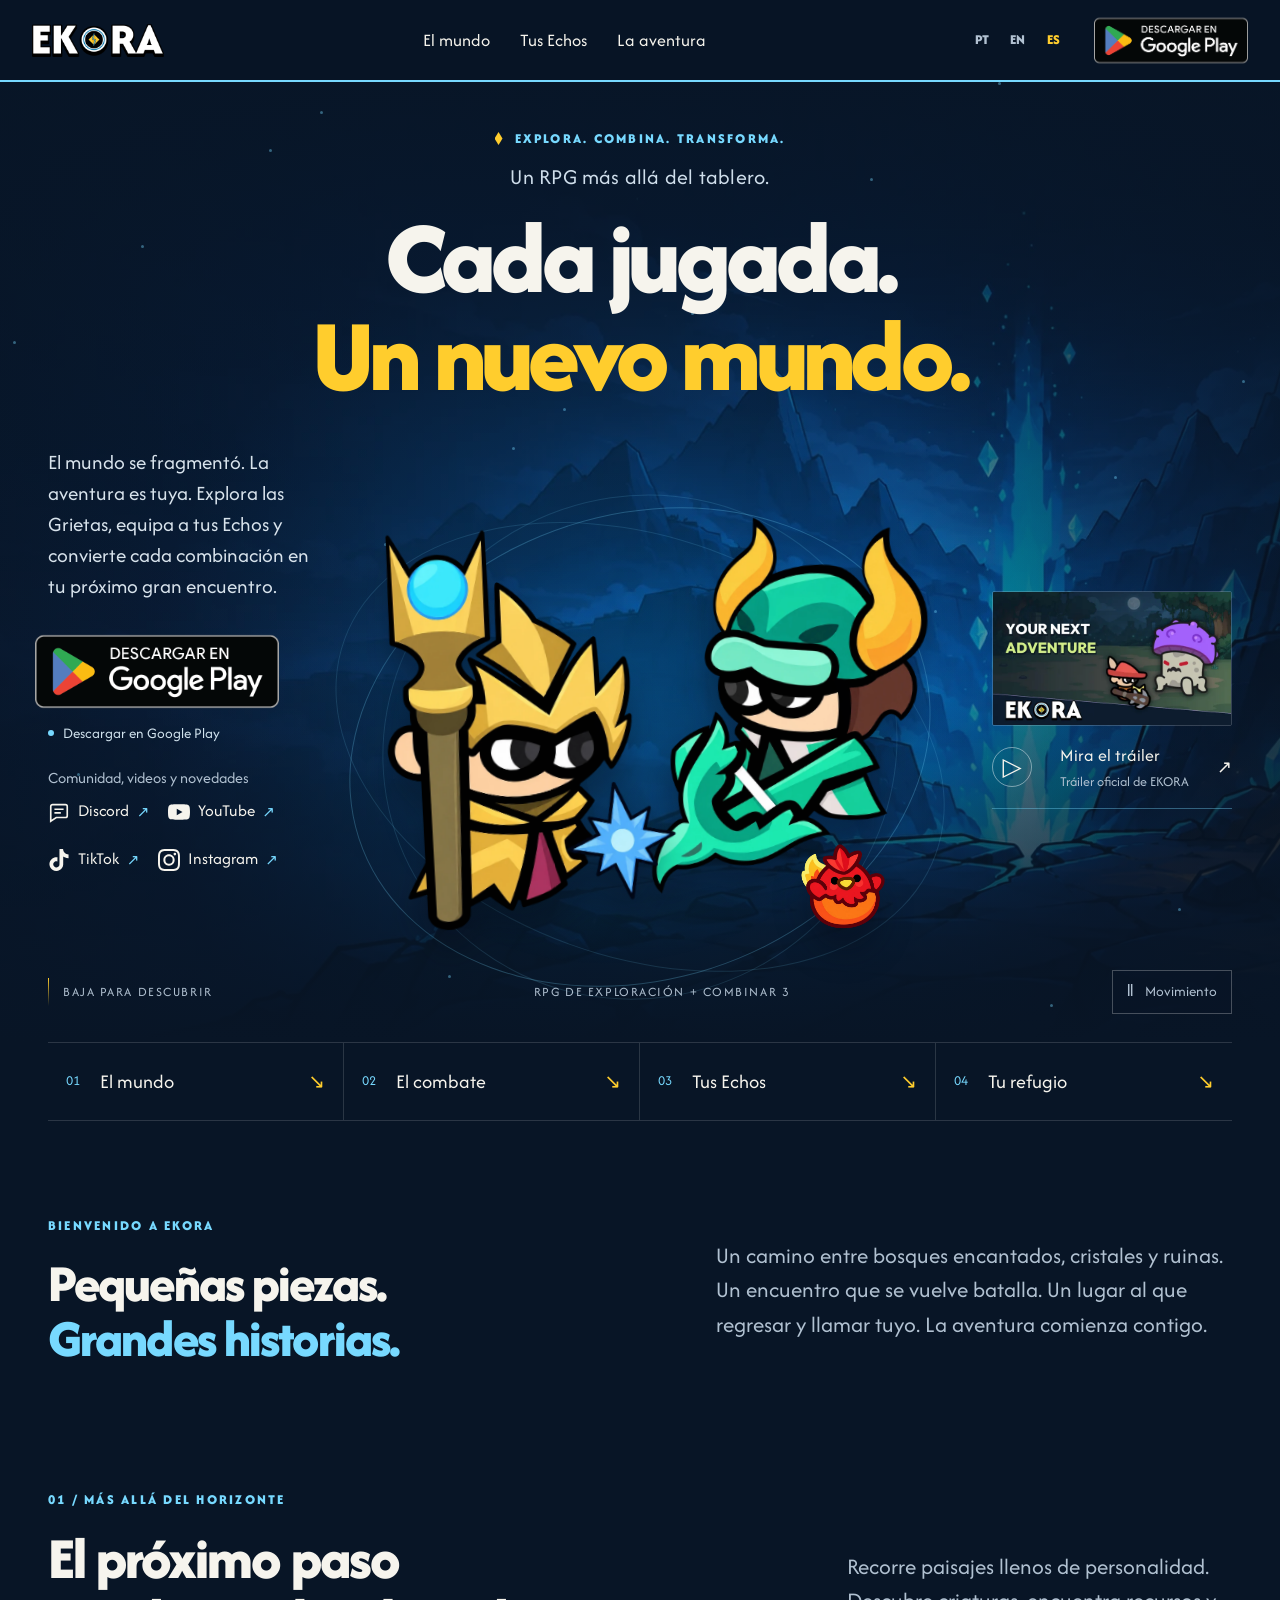
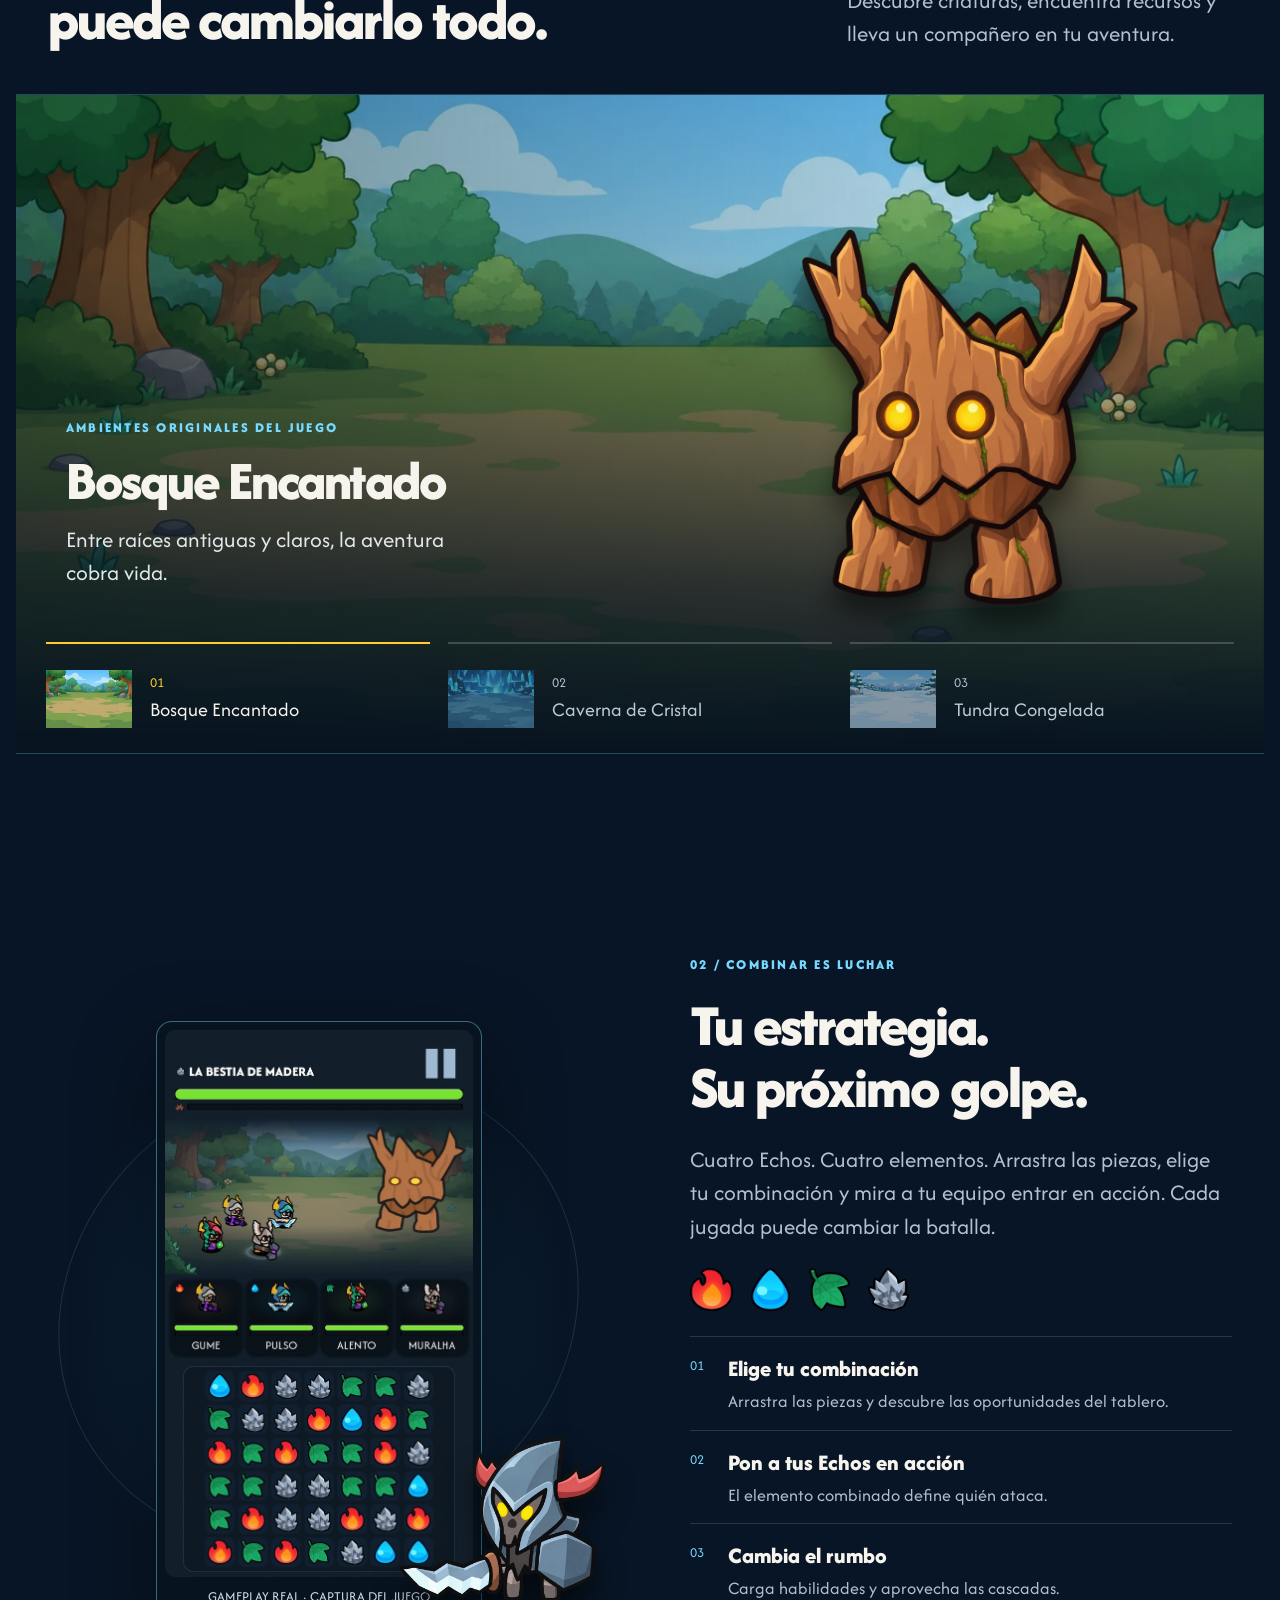
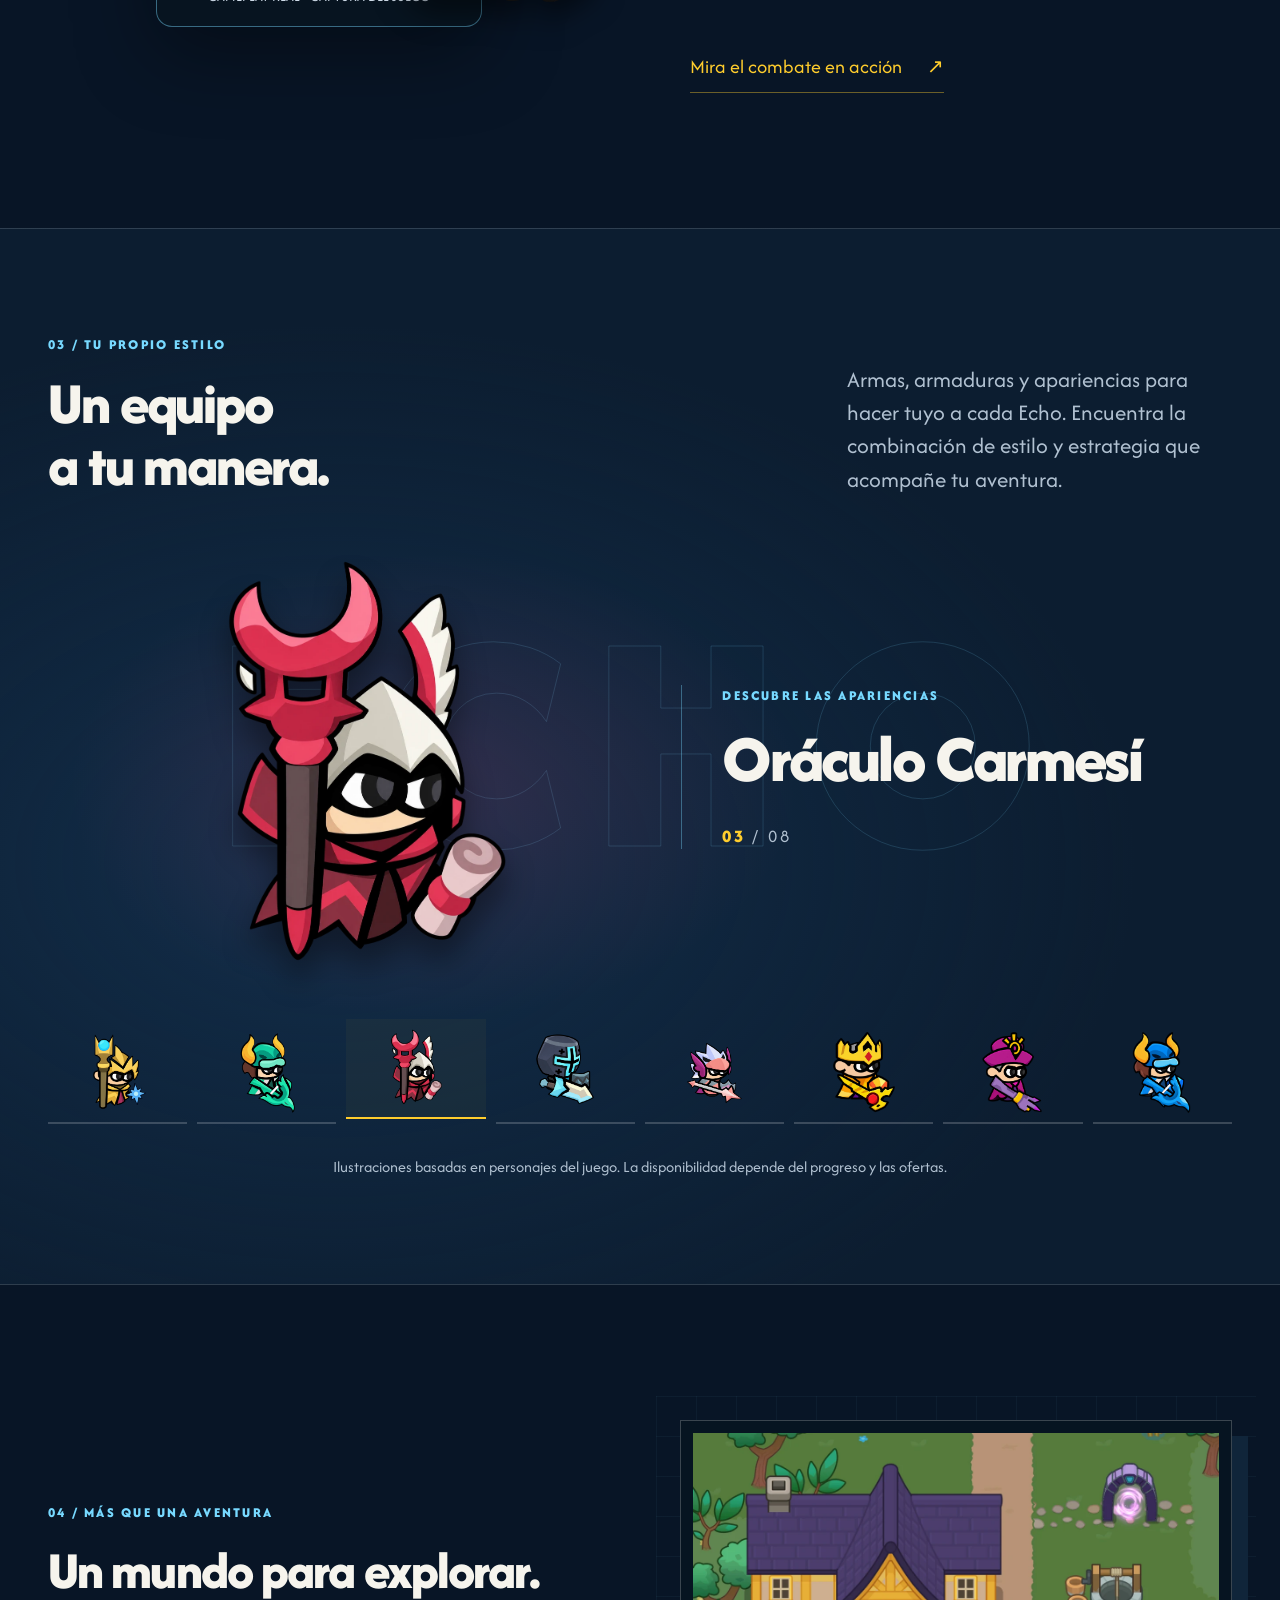
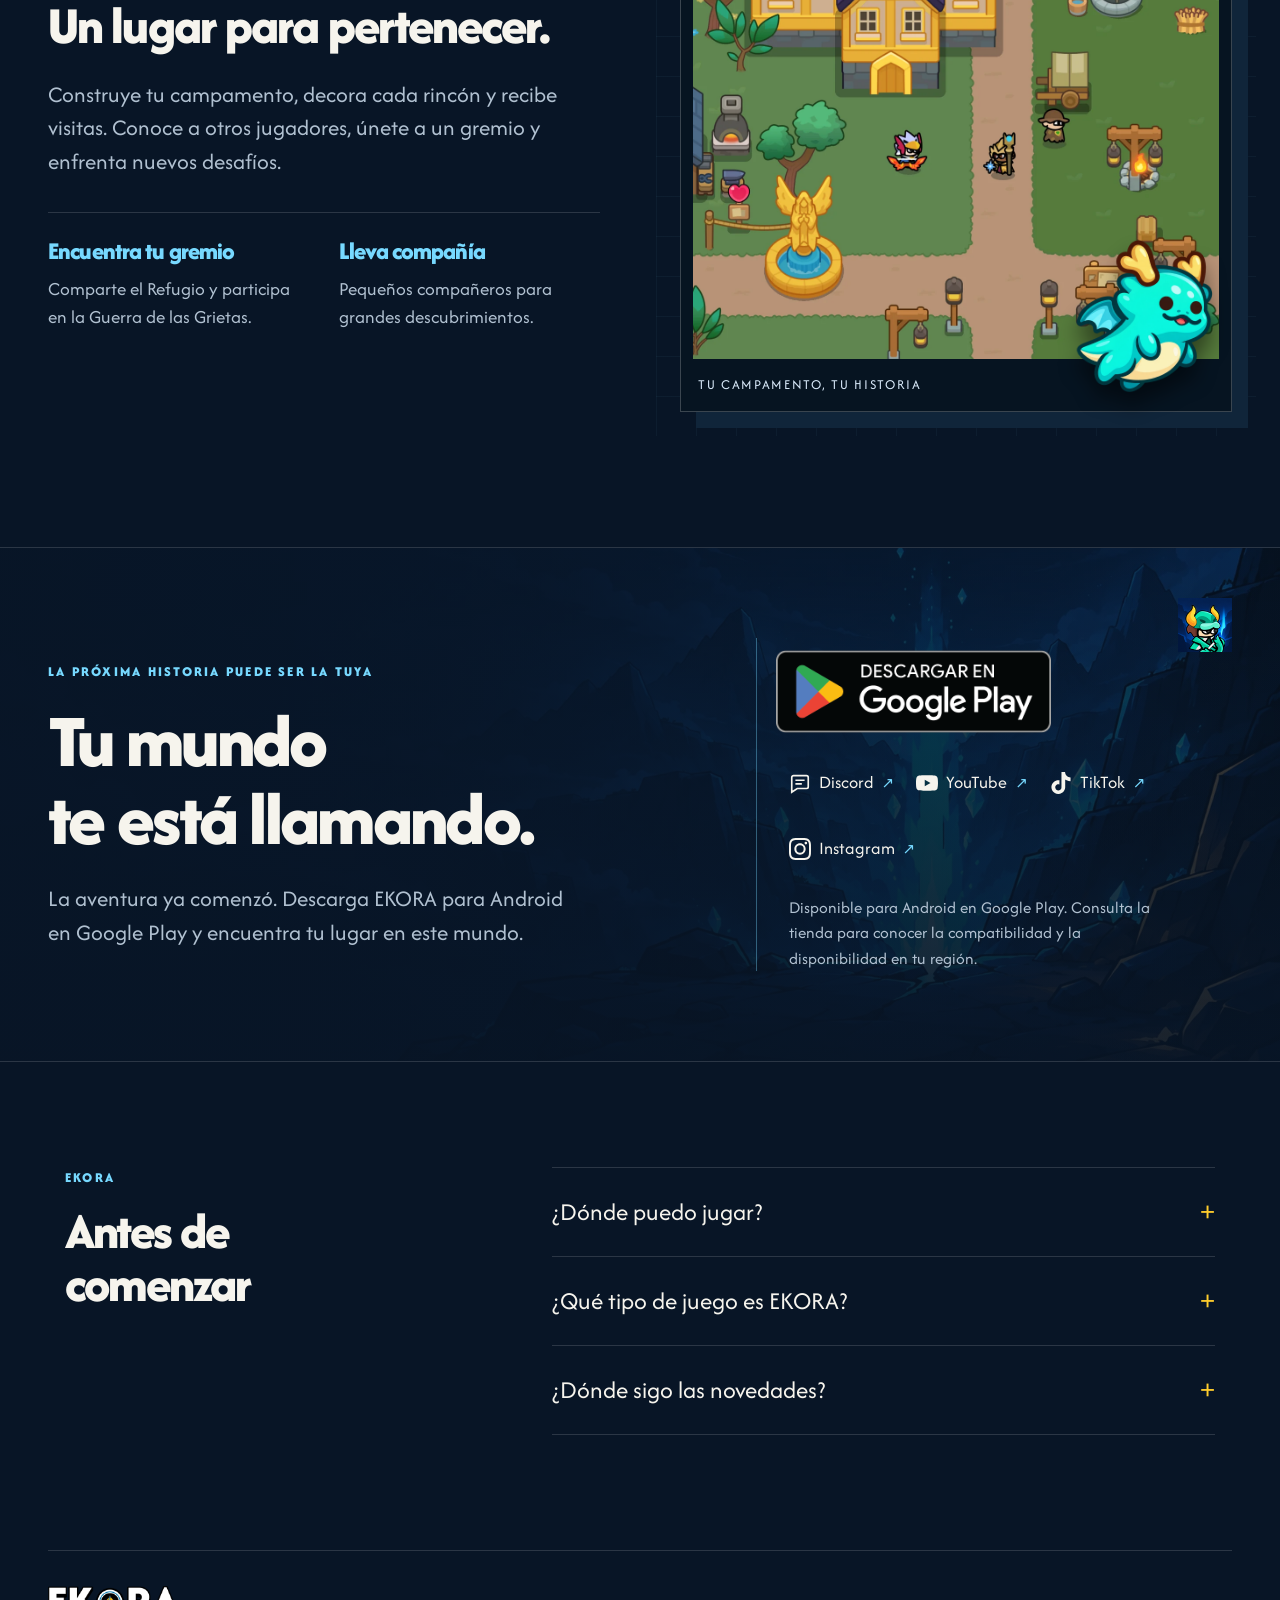
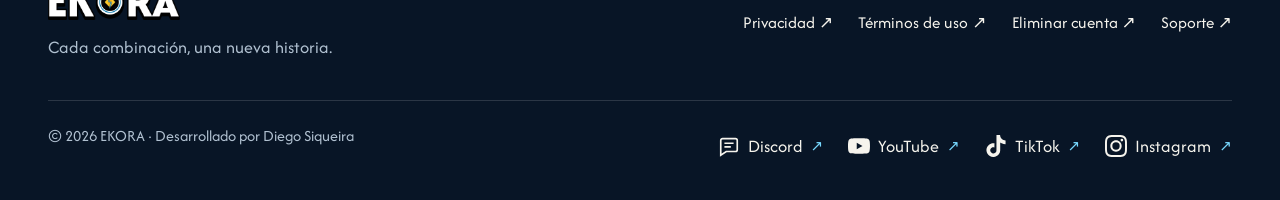
<file: index-es.html>
<!doctype html>
<html lang="es-419">
<head>
  <meta charset="utf-8"><meta name="viewport" content="width=device-width,initial-scale=1">
  <title>EKORA — Cada jugada. Un nuevo mundo.</title><meta name="description" content="Explora un mundo de fantasía, lucha en un tablero de combinar 3 y personaliza a tus cuatro Echos. EKORA ya está disponible para Android en Google Play.">
  <meta name="theme-color" content="#081526"><link rel="canonical" href="https://ekoragame.online/index-es.html">
  <link rel="alternate" hreflang="pt-BR" href="https://ekoragame.online/index.html"><link rel="alternate" hreflang="en-US" href="https://ekoragame.online/index-en.html"><link rel="alternate" hreflang="es-419" href="https://ekoragame.online/index-es.html">
  <meta property="og:type" content="website"><meta property="og:site_name" content="EKORA">
  <meta property="og:title" content="EKORA — Cada jugada. Un nuevo mundo."><meta property="og:description" content="Explora un mundo de fantasía, lucha en un tablero de combinar 3 y personaliza a tus cuatro Echos. EKORA ya está disponible para Android en Google Play.">
  <meta property="og:url" content="https://ekoragame.online/index-es.html"><meta property="og:image" content="https://ekoragame.online/assets/social.jpg">
  <meta name="twitter:card" content="summary_large_image">
  <link rel="icon" href="assets/favicon.png"><link rel="stylesheet" href="home.css?v=0bf6371ce19d">
  <link rel="preload" as="image" href="assets/rift.webp" fetchpriority="high">
  <script src="home.js?v=954fb52b06a4" defer></script>
</head>
<body>
  <a class="skip" href="#main">Saltar al contenido</a>
  <header class="header">
    <a class="brand" href="#" aria-label="EKORA"><img src="assets/logo.webp" width="190" height="61" alt="EKORA"></a>
    <nav class="desktop-nav" aria-label="EKORA"><a href="#world">El mundo</a><a href="#echoes">Tus Echos</a><a href="#adventure">La aventura</a></nav>
    <div class="header-actions"><nav class="languages" aria-label="Language / Idioma"><a href="index.html" hreflang="pt-BR" lang="pt-BR" aria-label="Português">PT</a><a href="index-en.html" hreflang="en-US" lang="en-US" aria-label="English">EN</a><a href="index-es.html" hreflang="es-419" lang="es-419" aria-label="Español" aria-current="page">ES</a></nav><a class="store-badge header-store" href="https://play.google.com/store/apps/details?id=com.ekora.game" target="_blank" rel="noopener noreferrer" aria-label="Descargar en Google Play · Google Play · se abre en otra pestaña"><img src="assets/google-play-es_419.png" alt="Descargar en Google Play" width="646" height="250"></a></div>
  </header>
  <main id="main">
    <section class="hero" aria-labelledby="hero-title">
      <img class="hero-backdrop" src="assets/rift.webp" width="2560" height="1440" alt="" fetchpriority="high">
      <div class="hero-mist" aria-hidden="true"></div><div class="motes" aria-hidden="true"><i style="--x:21%;--y:7%;--duration:7s;--delay:-0s"></i><i style="--x:40%;--y:38%;--duration:8s;--delay:-1s"></i><i style="--x:59%;--y:69%;--duration:9s;--delay:-2s"></i><i style="--x:78%;--y:0%;--duration:10s;--delay:-3s"></i><i style="--x:97%;--y:31%;--duration:11s;--delay:-4s"></i><i style="--x:16%;--y:62%;--duration:12s;--delay:-5s"></i><i style="--x:35%;--y:93%;--duration:7s;--delay:-6s"></i><i style="--x:54%;--y:24%;--duration:8s;--delay:-7s"></i><i style="--x:73%;--y:55%;--duration:9s;--delay:-8s"></i><i style="--x:92%;--y:86%;--duration:10s;--delay:-0s"></i><i style="--x:11%;--y:17%;--duration:11s;--delay:-1s"></i><i style="--x:30%;--y:48%;--duration:12s;--delay:-2s"></i><i style="--x:49%;--y:79%;--duration:7s;--delay:-3s"></i><i style="--x:68%;--y:10%;--duration:8s;--delay:-4s"></i><i style="--x:87%;--y:41%;--duration:9s;--delay:-5s"></i><i style="--x:6%;--y:72%;--duration:10s;--delay:-6s"></i><i style="--x:25%;--y:3%;--duration:11s;--delay:-7s"></i><i style="--x:44%;--y:34%;--duration:12s;--delay:-8s"></i><i style="--x:63%;--y:65%;--duration:7s;--delay:-0s"></i><i style="--x:82%;--y:96%;--duration:8s;--delay:-1s"></i><i style="--x:1%;--y:27%;--duration:9s;--delay:-2s"></i><i style="--x:20%;--y:58%;--duration:10s;--delay:-3s"></i></div>
      <div class="hero-heading wrap">
        <p class="eyebrow hero-eyebrow"><span class="tiny-gem" aria-hidden="true"></span> EXPLORA. COMBINA. TRANSFORMA.</p>
        <h1 id="hero-title"><span>Un RPG más allá del tablero.</span>Cada jugada. <em>Un nuevo mundo.</em></h1>
      </div>
      <div class="hero-content wrap">
        <p class="hero-copy">El mundo se fragmentó. La aventura es tuya. Explora las Grietas, equipa a tus Echos y convierte cada combinación en tu próximo gran encuentro.</p>
        <div class="actions"><a class="store-badge hero-store" href="https://play.google.com/store/apps/details?id=com.ekora.game" target="_blank" rel="noopener noreferrer" aria-label="Descargar en Google Play · Google Play · se abre en otra pestaña"><img src="assets/google-play-es_419.png" alt="Descargar en Google Play" width="646" height="250"></a></div>
        <p class="hero-status"><span></span>Descargar en Google Play</p>
        <p class="social-label">Comunidad, videos y novedades</p><nav class="social-links" aria-label="Comunidad, videos y novedades"><a href="https://discord.gg/GxfCFVHZn" target="_blank" rel="noopener noreferrer" aria-label="Comunidad oficial en Discord · se abre en otra pestaña"><svg viewBox="0 0 24 24" fill="none" stroke="currentColor" stroke-width="1.8" aria-hidden="true"><path d="M5 4h14a2 2 0 0 1 2 2v10a2 2 0 0 1-2 2H9l-6 4V6a2 2 0 0 1 2-2Z"/><path d="M7 9h10M7 13h7"/></svg><span>Discord</span><span aria-hidden="true">↗</span></a><a href="https://www.youtube.com/@PlayEkora" target="_blank" rel="noopener noreferrer" aria-label="Canal oficial en YouTube · se abre en otra pestaña"><svg aria-hidden="true" focusable="false" width="22" height="22" fill="currentColor" role="img" viewBox="0 0 24 24" xmlns="http://www.w3.org/2000/svg"><path d="M23.498 6.186a3.016 3.016 0 0 0-2.122-2.136C19.505 3.545 12 3.545 12 3.545s-7.505 0-9.377.505A3.017 3.017 0 0 0 .502 6.186C0 8.07 0 12 0 12s0 3.93.502 5.814a3.016 3.016 0 0 0 2.122 2.136c1.871.505 9.376.505 9.376.505s7.505 0 9.377-.505a3.015 3.015 0 0 0 2.122-2.136C24 15.93 24 12 24 12s0-3.93-.502-5.814zM9.545 15.568V8.432L15.818 12l-6.273 3.568z"/></svg><span>YouTube</span><span aria-hidden="true">↗</span></a><a href="https://www.tiktok.com/@ekora159" target="_blank" rel="noopener noreferrer" aria-label="Canal oficial en TikTok · se abre en otra pestaña"><svg aria-hidden="true" focusable="false" width="22" height="22" fill="currentColor" role="img" viewBox="0 0 24 24" xmlns="http://www.w3.org/2000/svg"><path d="M12.525.02c1.31-.02 2.61-.01 3.91-.02.08 1.53.63 3.09 1.75 4.17 1.12 1.11 2.7 1.62 4.24 1.79v4.03c-1.44-.05-2.89-.35-4.2-.97-.57-.26-1.1-.59-1.62-.93-.01 2.92.01 5.84-.02 8.75-.08 1.4-.54 2.79-1.35 3.94-1.31 1.92-3.58 3.17-5.91 3.21-1.43.08-2.86-.31-4.08-1.03-2.02-1.19-3.44-3.37-3.65-5.71-.02-.5-.03-1-.01-1.49.18-1.9 1.12-3.72 2.58-4.96 1.66-1.44 3.98-2.13 6.15-1.72.02 1.48-.04 2.96-.04 4.44-.99-.32-2.15-.23-3.02.37-.63.41-1.11 1.04-1.36 1.75-.21.51-.15 1.07-.14 1.61.24 1.64 1.82 3.02 3.5 2.87 1.12-.01 2.19-.66 2.77-1.61.19-.33.4-.67.41-1.06.1-1.79.06-3.57.07-5.36.01-4.03-.01-8.05.02-12.07z"/></svg><span>TikTok</span><span aria-hidden="true">↗</span></a><a href="https://www.instagram.com/playekora/" target="_blank" rel="noopener noreferrer" aria-label="Perfil oficial en Instagram · se abre en otra pestaña"><svg xmlns="http://www.w3.org/2000/svg" viewBox="0 0 24 24" width="22" height="22" fill="currentColor" aria-hidden="true" focusable="false"><path d="M7.0301.084c-1.2768.0602-2.1487.264-2.911.5634-.7888.3075-1.4575.72-2.1228 1.3877-.6652.6677-1.075 1.3368-1.3802 2.127-.2954.7638-.4956 1.6365-.552 2.914-.0564 1.2775-.0689 1.6882-.0626 4.947.0062 3.2586.0206 3.6671.0825 4.9473.061 1.2765.264 2.1482.5635 2.9107.308.7889.72 1.4573 1.388 2.1228.6679.6655 1.3365 1.0743 2.1285 1.38.7632.295 1.6361.4961 2.9134.552 1.2773.056 1.6884.069 4.9462.0627 3.2578-.0062 3.668-.0207 4.9478-.0814 1.28-.0607 2.147-.2652 2.9098-.5633.7889-.3086 1.4578-.72 2.1228-1.3881.665-.6682 1.0745-1.3378 1.3795-2.1284.2957-.7632.4966-1.636.552-2.9124.056-1.2809.0692-1.6898.063-4.948-.0063-3.2583-.021-3.6668-.0817-4.9465-.0607-1.2797-.264-2.1487-.5633-2.9117-.3084-.7889-.72-1.4568-1.3876-2.1228C21.2982 1.33 20.628.9208 19.8378.6165 19.074.321 18.2017.1197 16.9244.0645 15.6471.0093 15.236-.005 11.977.0014 8.718.0076 8.31.0215 7.0301.0839m.1402 21.6932c-1.17-.0509-1.8053-.2453-2.2287-.408-.5606-.216-.96-.4771-1.3819-.895-.422-.4178-.6811-.8186-.9-1.378-.1644-.4234-.3624-1.058-.4171-2.228-.0595-1.2645-.072-1.6442-.079-4.848-.007-3.2037.0053-3.583.0607-4.848.05-1.169.2456-1.805.408-2.2282.216-.5613.4762-.96.895-1.3816.4188-.4217.8184-.6814 1.3783-.9003.423-.1651 1.0575-.3614 2.227-.4171 1.2655-.06 1.6447-.072 4.848-.079 3.2033-.007 3.5835.005 4.8495.0608 1.169.0508 1.8053.2445 2.228.408.5608.216.96.4754 1.3816.895.4217.4194.6816.8176.9005 1.3787.1653.4217.3617 1.056.4169 2.2263.0602 1.2655.0739 1.645.0796 4.848.0058 3.203-.0055 3.5834-.061 4.848-.051 1.17-.245 1.8055-.408 2.2294-.216.5604-.4763.96-.8954 1.3814-.419.4215-.8181.6811-1.3783.9-.4224.1649-1.0577.3617-2.2262.4174-1.2656.0595-1.6448.072-4.8493.079-3.2045.007-3.5825-.006-4.848-.0608M16.953 5.5864A1.44 1.44 0 1 0 18.39 4.144a1.44 1.44 0 0 0-1.437 1.4424M5.8385 12.012c.0067 3.4032 2.7706 6.1557 6.173 6.1493 3.4026-.0065 6.157-2.7701 6.1506-6.1733-.0065-3.4032-2.771-6.1565-6.174-6.1498-3.403.0067-6.156 2.771-6.1496 6.1738M8 12.0077a4 4 0 1 1 4.008 3.9921A3.9996 3.9996 0 0 1 8 12.0077"/></svg><span>Instagram</span><span aria-hidden="true">↗</span></a></nav>
      </div>
      <div class="hero-cast" aria-hidden="true">
        <div class="cast-halo"></div>
        <div class="cast cast-back"><img class="cast-art" src="assets/dragao_esmeralda.webp?v=e6eb35e2feb4" alt="" width="600" height="800"></div>
        <div class="cast cast-main"><img class="cast-art" src="assets/arcano_solar.webp" alt="" width="600" height="800"></div>
        <div class="cast cast-pet"><img class="cast-art" src="assets/fenix.webp" alt="" width="300" height="350"></div>
      </div>
      <a class="hero-film" href="https://www.youtube.com/watch?v=Dlq-G2McbQ0" data-trailer><img src="assets/trailer-preview.webp" alt="Portada del tráiler de EKORA: aventurero con sombrero rojo frente a un monstruo morado en el bosque" width="640" height="360"><span class="film-caption"><span class="play-icon" aria-hidden="true">▷</span><span>Mira el tráiler<small>Tráiler oficial de EKORA</small></span><span aria-hidden="true">↗</span></span></a>
      <div class="hero-bottom wrap"><a href="#intro"><span class="scroll-line" aria-hidden="true"></span>BAJA PARA DESCUBRIR</a><span class="genre">RPG DE EXPLORACIÓN + COMBINAR 3</span><button class="motion-toggle" type="button" aria-pressed="false" aria-label="Pausar movimiento" data-pause="Pausar movimiento" data-resume="Activar movimiento"><span aria-hidden="true">Ⅱ</span> Movimiento</button></div>
    </section>
    <nav class="journey-nav wrap" aria-label="Explora EKORA"><a href="#world"><span>01</span>El mundo<span aria-hidden="true">↘</span></a><a href="#battle"><span>02</span>El combate<span aria-hidden="true">↘</span></a><a href="#echoes"><span>03</span>Tus Echos<span aria-hidden="true">↘</span></a><a href="#adventure"><span>04</span>Tu refugio<span aria-hidden="true">↘</span></a></nav>
    <section id="intro" class="intro wrap reveal"><div><p class="eyebrow">BIENVENIDO A EKORA</p><h2>Pequeñas piezas.<br><span>Grandes historias.</span></h2></div><p>Un camino entre bosques encantados, cristales y ruinas. Un encuentro que se vuelve batalla. Un lugar al que regresar y llamar tuyo. La aventura comienza contigo.</p></section>
    <section id="world" class="world-section section-space">
      <div class="wrap section-heading reveal"><div><p class="eyebrow">01 / MÁS ALLÁ DEL HORIZONTE</p><h2>El próximo paso
puede cambiarlo todo.</h2></div><p>Recorre paisajes llenos de personalidad. Descubre criaturas, encuentra recursos y lleva un compañero en tu aventura.</p></div>
      <div class="world-stage wrap reveal" data-world-stage>
        <div class="world-images"><img src="assets/forest.webp" alt="Bosque Encantado" width="1600" height="900" loading="lazy" data-scene="forest"><img src="assets/crystal.webp" alt="Caverna de Cristal" width="1600" height="900" loading="lazy" data-scene="crystal" hidden><img src="assets/ice.webp" alt="Tundra Congelada" width="1600" height="900" loading="lazy" data-scene="ice" hidden></div>
        <div class="world-shade"></div><img class="world-creature" src="assets/golem_tree.webp" width="480" height="500" alt="" loading="lazy" data-world-creature>
        <div class="world-caption" aria-live="polite"><p class="eyebrow">AMBIENTES ORIGINALES DEL JUEGO</p><h3 data-world-title>Bosque Encantado</h3><p data-world-body>Entre raíces antiguas y claros, la aventura cobra vida.</p></div>
        <div class="world-choices" role="group" aria-label="El mundo"><button type="button" data-world="forest" data-title="Bosque Encantado" data-description="Entre raíces antiguas y claros, la aventura cobra vida." data-creature="golem_tree" aria-pressed="true"><img src="assets/forest.webp" alt="" width="120" height="80" loading="lazy"><span class="world-choice-copy"><small>01</small>Bosque Encantado</span></button><button type="button" data-world="crystal" data-title="Caverna de Cristal" data-description="La luz viene de adentro. Y lo desconocido también." data-creature="spider_frozen" aria-pressed="false"><img src="assets/crystal.webp" alt="" width="120" height="80" loading="lazy"><span class="world-choice-copy"><small>02</small>Caverna de Cristal</span></button><button type="button" data-world="ice" data-title="Tundra Congelada" data-description="Paisajes tranquilos. Encuentros no tanto." data-creature="bear_white" aria-pressed="false"><img src="assets/ice.webp" alt="" width="120" height="80" loading="lazy"><span class="world-choice-copy"><small>03</small>Tundra Congelada</span></button></div>
      </div>
    </section>
    <section class="battle section-space wrap" id="battle">
      <div class="battle-art reveal"><div class="battle-glow"></div><figure class="game-frame"><img src="assets/battle-es_419.webp" width="540" height="960" alt="Tu estrategia.
Su próximo golpe." loading="lazy"><figcaption>GAMEPLAY REAL · CAPTURA DEL JUEGO</figcaption></figure><img class="battle-boss" src="assets/cavaleiro.webp" width="420" height="550" alt="" loading="lazy"><span class="battle-orbit" aria-hidden="true"></span></div>
      <div class="battle-copy reveal"><p class="eyebrow">02 / COMBINAR ES LUCHAR</p><h2>Tu estrategia.
Su próximo golpe.</h2><p>Cuatro Echos. Cuatro elementos. Arrastra las piezas, elige tu combinación y mira a tu equipo entrar en acción. Cada jugada puede cambiar la batalla.</p><div class="four-elements" aria-hidden="true"><img src="assets/element-0.webp" alt="" width="43" height="43" loading="lazy"><img src="assets/element-1.webp" alt="" width="43" height="43" loading="lazy"><img src="assets/element-2.webp" alt="" width="43" height="43" loading="lazy"><img src="assets/element-3.webp" alt="" width="43" height="43" loading="lazy"></div><ol class="battle-steps"><li><span>Elige tu combinación</span><p>Arrastra las piezas y descubre las oportunidades del tablero.</p></li><li><span>Pon a tus Echos en acción</span><p>El elemento combinado define quién ataca.</p></li><li><span>Cambia el rumbo</span><p>Carga habilidades y aprovecha las cascadas.</p></li></ol><a href="https://www.youtube.com/watch?v=Dlq-G2McbQ0" class="text-link" data-trailer>Mira el combate en acción <span aria-hidden="true">↗</span></a></div>
    </section>
    <section class="echo-section section-space" id="echoes"><div class="wrap">
      <div class="section-heading reveal"><div><p class="eyebrow">03 / TU PROPIO ESTILO</p><h2>Un equipo
a tu manera.</h2></div><p>Armas, armaduras y apariencias para hacer tuyo a cada Echo. Encuentra la combinación de estilo y estrategia que acompañe tu aventura.</p></div>
      <div class="echo-showcase reveal"><div class="echo-aura"></div><div class="echo-ghost" aria-hidden="true">ECHO</div><img id="selected-echo" src="assets/oraculo_carmim.webp" alt="Oráculo Carmesí" width="640" height="800" loading="lazy"><div class="echo-info"><p class="eyebrow">DESCUBRE LAS APARIENCIAS</p><h3 id="echo-name" aria-live="polite">Oráculo Carmesí</h3><p class="echo-counter"><span id="echo-count">03</span> / 08</p></div><div class="echo-options" role="group" aria-label="DESCUBRE LAS APARIENCIAS"><button type="button" data-skin="arcano_solar" data-name="Arcano Solar" data-number="01" data-color="#ffc943" aria-label="Arcano Solar" aria-pressed="false"><img src="assets/arcano_solar.webp?v=d573abebeaa1" width="90" height="90" alt="" loading="lazy"></button><button type="button" data-skin="dragao_esmeralda" data-name="Dragón Esmeralda" data-number="02" data-color="#28d5a0" aria-label="Dragón Esmeralda" aria-pressed="false"><img src="assets/dragao_esmeralda.webp?v=e6eb35e2feb4" width="90" height="90" alt="" loading="lazy"></button><button type="button" data-skin="oraculo_carmim" data-name="Oráculo Carmesí" data-number="03" data-color="#d64676" aria-label="Oráculo Carmesí" aria-pressed="true"><img src="assets/oraculo_carmim.webp?v=a9c1e69438e1" width="90" height="90" alt="" loading="lazy"></button><button type="button" data-skin="eclipse_celeste" data-name="Eclipse Celeste" data-number="04" data-color="#64d8f3" aria-label="Eclipse Celeste" aria-pressed="false"><img src="assets/eclipse_celeste.webp?v=14b6fe761e43" width="90" height="90" alt="" loading="lazy"></button><button type="button" data-skin="fenix_rose" data-name="Fénix Rosé" data-number="05" data-color="#de9cae" aria-label="Fénix Rosé" aria-pressed="false"><img src="assets/fenix_rose.webp?v=bb451b90ee06" width="90" height="90" alt="" loading="lazy"></button><button type="button" data-skin="trono_de_ouro" data-name="Trono de Oro" data-number="06" data-color="#ffcd2d" aria-label="Trono de Oro" aria-pressed="false"><img src="assets/trono_de_ouro.webp?v=00f96ab04e7f" width="90" height="90" alt="" loading="lazy"></button><button type="button" data-skin="ametista" data-name="Amatista" data-number="07" data-color="#be44dc" aria-label="Amatista" aria-pressed="false"><img src="assets/ametista.webp?v=6e22765fb7d0" width="90" height="90" alt="" loading="lazy"></button><button type="button" data-skin="mare_profunda" data-name="Marea Profunda" data-number="08" data-color="#258edb" aria-label="Marea Profunda" aria-pressed="false"><img src="assets/mare_profunda.webp?v=c1e8edbfc283" width="90" height="90" alt="" loading="lazy"></button></div></div><p class="fine-print echo-note">Ilustraciones basadas en personajes del juego. La disponibilidad depende del progreso y las ofertas.</p>
    </div></section>
    <section class="home-section section-space wrap" id="adventure"><div class="home-copy reveal"><p class="eyebrow">04 / MÁS QUE UNA AVENTURA</p><h2>Un mundo para explorar.
Un lugar para pertenecer.</h2><p>Construye tu campamento, decora cada rincón y recibe visitas. Conoce a otros jugadores, únete a un gremio y enfrenta nuevos desafíos.</p><div class="home-features"><div><h3>Encuentra tu gremio</h3><p>Comparte el Refugio y participa en la Guerra de las Grietas.</p></div><div><h3>Lleva compañía</h3><p>Pequeños compañeros para grandes descubrimientos.</p></div></div></div><figure class="camp-scene reveal"><img src="assets/camp-es_419.webp?v=bef302b7ef14" width="1200" height="1200" alt="TU CAMPAMENTO, TU HISTORIA" loading="lazy"><figcaption>TU CAMPAMENTO, TU HISTORIA</figcaption><img class="camp-pet" src="assets/dragao.webp" width="240" height="240" alt="" loading="lazy"></figure></section>
    <section class="join" id="play"><img class="join-backdrop" src="assets/rift.webp" alt="" width="2560" height="1440" loading="lazy"><div class="join-shade"></div><div class="wrap join-content reveal"><img class="join-mark" src="assets/game-icon.png?v=8affc219e2a6" alt="" width="64" height="64" loading="lazy"><div class="join-copy"><p class="eyebrow">LA PRÓXIMA HISTORIA PUEDE SER LA TUYA</p><h2>Tu mundo
te está llamando.</h2><p>La aventura ya comenzó. Descarga EKORA para Android en Google Play y encuentra tu lugar en este mundo.</p></div><div class="join-actions"><div class="actions"><a class="store-badge" href="https://play.google.com/store/apps/details?id=com.ekora.game" target="_blank" rel="noopener noreferrer" aria-label="Descargar en Google Play · Google Play · se abre en otra pestaña"><img src="assets/google-play-es_419.png" alt="Descargar en Google Play" width="646" height="250" loading="lazy"></a><nav class="social-links join-social" aria-label="Comunidad, videos y novedades"><a href="https://discord.gg/GxfCFVHZn" target="_blank" rel="noopener noreferrer" aria-label="Comunidad oficial en Discord · se abre en otra pestaña"><svg viewBox="0 0 24 24" fill="none" stroke="currentColor" stroke-width="1.8" aria-hidden="true"><path d="M5 4h14a2 2 0 0 1 2 2v10a2 2 0 0 1-2 2H9l-6 4V6a2 2 0 0 1 2-2Z"/><path d="M7 9h10M7 13h7"/></svg><span>Discord</span><span aria-hidden="true">↗</span></a><a href="https://www.youtube.com/@PlayEkora" target="_blank" rel="noopener noreferrer"><svg aria-hidden="true" focusable="false" width="22" height="22" fill="currentColor" role="img" viewBox="0 0 24 24" xmlns="http://www.w3.org/2000/svg"><path d="M23.498 6.186a3.016 3.016 0 0 0-2.122-2.136C19.505 3.545 12 3.545 12 3.545s-7.505 0-9.377.505A3.017 3.017 0 0 0 .502 6.186C0 8.07 0 12 0 12s0 3.93.502 5.814a3.016 3.016 0 0 0 2.122 2.136c1.871.505 9.376.505 9.376.505s7.505 0 9.377-.505a3.015 3.015 0 0 0 2.122-2.136C24 15.93 24 12 24 12s0-3.93-.502-5.814zM9.545 15.568V8.432L15.818 12l-6.273 3.568z"/></svg><span>YouTube</span><span aria-hidden="true">↗</span></a><a href="https://www.tiktok.com/@ekora159" target="_blank" rel="noopener noreferrer"><svg aria-hidden="true" focusable="false" width="22" height="22" fill="currentColor" role="img" viewBox="0 0 24 24" xmlns="http://www.w3.org/2000/svg"><path d="M12.525.02c1.31-.02 2.61-.01 3.91-.02.08 1.53.63 3.09 1.75 4.17 1.12 1.11 2.7 1.62 4.24 1.79v4.03c-1.44-.05-2.89-.35-4.2-.97-.57-.26-1.1-.59-1.62-.93-.01 2.92.01 5.84-.02 8.75-.08 1.4-.54 2.79-1.35 3.94-1.31 1.92-3.58 3.17-5.91 3.21-1.43.08-2.86-.31-4.08-1.03-2.02-1.19-3.44-3.37-3.65-5.71-.02-.5-.03-1-.01-1.49.18-1.9 1.12-3.72 2.58-4.96 1.66-1.44 3.98-2.13 6.15-1.72.02 1.48-.04 2.96-.04 4.44-.99-.32-2.15-.23-3.02.37-.63.41-1.11 1.04-1.36 1.75-.21.51-.15 1.07-.14 1.61.24 1.64 1.82 3.02 3.5 2.87 1.12-.01 2.19-.66 2.77-1.61.19-.33.4-.67.41-1.06.1-1.79.06-3.57.07-5.36.01-4.03-.01-8.05.02-12.07z"/></svg><span>TikTok</span><span aria-hidden="true">↗</span></a><a href="https://www.instagram.com/playekora/" target="_blank" rel="noopener noreferrer" aria-label="Perfil oficial en Instagram · se abre en otra pestaña"><svg xmlns="http://www.w3.org/2000/svg" viewBox="0 0 24 24" width="22" height="22" fill="currentColor" aria-hidden="true" focusable="false"><path d="M7.0301.084c-1.2768.0602-2.1487.264-2.911.5634-.7888.3075-1.4575.72-2.1228 1.3877-.6652.6677-1.075 1.3368-1.3802 2.127-.2954.7638-.4956 1.6365-.552 2.914-.0564 1.2775-.0689 1.6882-.0626 4.947.0062 3.2586.0206 3.6671.0825 4.9473.061 1.2765.264 2.1482.5635 2.9107.308.7889.72 1.4573 1.388 2.1228.6679.6655 1.3365 1.0743 2.1285 1.38.7632.295 1.6361.4961 2.9134.552 1.2773.056 1.6884.069 4.9462.0627 3.2578-.0062 3.668-.0207 4.9478-.0814 1.28-.0607 2.147-.2652 2.9098-.5633.7889-.3086 1.4578-.72 2.1228-1.3881.665-.6682 1.0745-1.3378 1.3795-2.1284.2957-.7632.4966-1.636.552-2.9124.056-1.2809.0692-1.6898.063-4.948-.0063-3.2583-.021-3.6668-.0817-4.9465-.0607-1.2797-.264-2.1487-.5633-2.9117-.3084-.7889-.72-1.4568-1.3876-2.1228C21.2982 1.33 20.628.9208 19.8378.6165 19.074.321 18.2017.1197 16.9244.0645 15.6471.0093 15.236-.005 11.977.0014 8.718.0076 8.31.0215 7.0301.0839m.1402 21.6932c-1.17-.0509-1.8053-.2453-2.2287-.408-.5606-.216-.96-.4771-1.3819-.895-.422-.4178-.6811-.8186-.9-1.378-.1644-.4234-.3624-1.058-.4171-2.228-.0595-1.2645-.072-1.6442-.079-4.848-.007-3.2037.0053-3.583.0607-4.848.05-1.169.2456-1.805.408-2.2282.216-.5613.4762-.96.895-1.3816.4188-.4217.8184-.6814 1.3783-.9003.423-.1651 1.0575-.3614 2.227-.4171 1.2655-.06 1.6447-.072 4.848-.079 3.2033-.007 3.5835.005 4.8495.0608 1.169.0508 1.8053.2445 2.228.408.5608.216.96.4754 1.3816.895.4217.4194.6816.8176.9005 1.3787.1653.4217.3617 1.056.4169 2.2263.0602 1.2655.0739 1.645.0796 4.848.0058 3.203-.0055 3.5834-.061 4.848-.051 1.17-.245 1.8055-.408 2.2294-.216.5604-.4763.96-.8954 1.3814-.419.4215-.8181.6811-1.3783.9-.4224.1649-1.0577.3617-2.2262.4174-1.2656.0595-1.6448.072-4.8493.079-3.2045.007-3.5825-.006-4.848-.0608M16.953 5.5864A1.44 1.44 0 1 0 18.39 4.144a1.44 1.44 0 0 0-1.437 1.4424M5.8385 12.012c.0067 3.4032 2.7706 6.1557 6.173 6.1493 3.4026-.0065 6.157-2.7701 6.1506-6.1733-.0065-3.4032-2.771-6.1565-6.174-6.1498-3.403.0067-6.156 2.771-6.1496 6.1738M8 12.0077a4 4 0 1 1 4.008 3.9921A3.9996 3.9996 0 0 1 8 12.0077"/></svg><span>Instagram</span><span aria-hidden="true">↗</span></a></nav></div><p class="fine-print availability">Disponible para Android en Google Play. Consulta la tienda para conocer la compatibilidad y la disponibilidad en tu región.</p></div></div></section>
    <section class="faq wrap section-space reveal"><p class="eyebrow">EKORA</p><h2>Antes de comenzar</h2><details><summary>¿Dónde puedo jugar?</summary><p>EKORA está disponible para Android en Google Play. Abre la tienda para consultar la compatibilidad con tu dispositivo y la disponibilidad en tu región. Puedes visitar este sitio desde el celular y la computadora.</p></details><details><summary>¿Qué tipo de juego es EKORA?</summary><p>Un RPG que combina exploración, batallas tácticas de combinar 3, personalización de Echos, compañeros y un campamento propio, además de encuentros en línea y gremios.</p></details><details><summary>¿Dónde sigo las novedades?</summary><p>Únete al Discord oficial para conversar, compartir consejos y enviar sugerencias. También puedes seguir YouTube @PlayEkora, TikTok @ekora159 e Instagram @playekora desde los enlaces de esta página.</p></details></section>
  </main>
  <footer class="footer wrap"><div class="footer-top"><div><a class="brand" href="#"><img src="assets/logo.webp" alt="EKORA" width="190" height="61" loading="lazy"></a><p>Cada combinación, una nueva historia.</p></div><nav aria-label="Soporte"><a href="privacidade.html#es-419" target="_blank" rel="noopener">Privacidad ↗</a><a href="termos.html#es-419" target="_blank" rel="noopener">Términos de uso ↗</a><a href="excluir-conta.html#es-419" target="_blank" rel="noopener">Eliminar cuenta ↗</a><a href="mailto:support.ekora@gmail.com">Soporte ↗</a></nav></div><div class="footer-bottom"><span>© 2026 EKORA · Desarrollado por Diego Siqueira</span><nav class="social-links" aria-label="Comunidad, videos y novedades"><a href="https://discord.gg/GxfCFVHZn" target="_blank" rel="noopener noreferrer" aria-label="Comunidad oficial en Discord · se abre en otra pestaña"><svg viewBox="0 0 24 24" fill="none" stroke="currentColor" stroke-width="1.8" aria-hidden="true"><path d="M5 4h14a2 2 0 0 1 2 2v10a2 2 0 0 1-2 2H9l-6 4V6a2 2 0 0 1 2-2Z"/><path d="M7 9h10M7 13h7"/></svg><span>Discord</span><span aria-hidden="true">↗</span></a><a href="https://www.youtube.com/@PlayEkora" target="_blank" rel="noopener noreferrer" aria-label="Canal oficial en YouTube · se abre en otra pestaña"><svg aria-hidden="true" focusable="false" width="22" height="22" fill="currentColor" role="img" viewBox="0 0 24 24" xmlns="http://www.w3.org/2000/svg"><path d="M23.498 6.186a3.016 3.016 0 0 0-2.122-2.136C19.505 3.545 12 3.545 12 3.545s-7.505 0-9.377.505A3.017 3.017 0 0 0 .502 6.186C0 8.07 0 12 0 12s0 3.93.502 5.814a3.016 3.016 0 0 0 2.122 2.136c1.871.505 9.376.505 9.376.505s7.505 0 9.377-.505a3.015 3.015 0 0 0 2.122-2.136C24 15.93 24 12 24 12s0-3.93-.502-5.814zM9.545 15.568V8.432L15.818 12l-6.273 3.568z"/></svg><span>YouTube</span><span aria-hidden="true">↗</span></a><a href="https://www.tiktok.com/@ekora159" target="_blank" rel="noopener noreferrer" aria-label="Canal oficial en TikTok · se abre en otra pestaña"><svg aria-hidden="true" focusable="false" width="22" height="22" fill="currentColor" role="img" viewBox="0 0 24 24" xmlns="http://www.w3.org/2000/svg"><path d="M12.525.02c1.31-.02 2.61-.01 3.91-.02.08 1.53.63 3.09 1.75 4.17 1.12 1.11 2.7 1.62 4.24 1.79v4.03c-1.44-.05-2.89-.35-4.2-.97-.57-.26-1.1-.59-1.62-.93-.01 2.92.01 5.84-.02 8.75-.08 1.4-.54 2.79-1.35 3.94-1.31 1.92-3.58 3.17-5.91 3.21-1.43.08-2.86-.31-4.08-1.03-2.02-1.19-3.44-3.37-3.65-5.71-.02-.5-.03-1-.01-1.49.18-1.9 1.12-3.72 2.58-4.96 1.66-1.44 3.98-2.13 6.15-1.72.02 1.48-.04 2.96-.04 4.44-.99-.32-2.15-.23-3.02.37-.63.41-1.11 1.04-1.36 1.75-.21.51-.15 1.07-.14 1.61.24 1.64 1.82 3.02 3.5 2.87 1.12-.01 2.19-.66 2.77-1.61.19-.33.4-.67.41-1.06.1-1.79.06-3.57.07-5.36.01-4.03-.01-8.05.02-12.07z"/></svg><span>TikTok</span><span aria-hidden="true">↗</span></a><a href="https://www.instagram.com/playekora/" target="_blank" rel="noopener noreferrer" aria-label="Perfil oficial en Instagram · se abre en otra pestaña"><svg xmlns="http://www.w3.org/2000/svg" viewBox="0 0 24 24" width="22" height="22" fill="currentColor" aria-hidden="true" focusable="false"><path d="M7.0301.084c-1.2768.0602-2.1487.264-2.911.5634-.7888.3075-1.4575.72-2.1228 1.3877-.6652.6677-1.075 1.3368-1.3802 2.127-.2954.7638-.4956 1.6365-.552 2.914-.0564 1.2775-.0689 1.6882-.0626 4.947.0062 3.2586.0206 3.6671.0825 4.9473.061 1.2765.264 2.1482.5635 2.9107.308.7889.72 1.4573 1.388 2.1228.6679.6655 1.3365 1.0743 2.1285 1.38.7632.295 1.6361.4961 2.9134.552 1.2773.056 1.6884.069 4.9462.0627 3.2578-.0062 3.668-.0207 4.9478-.0814 1.28-.0607 2.147-.2652 2.9098-.5633.7889-.3086 1.4578-.72 2.1228-1.3881.665-.6682 1.0745-1.3378 1.3795-2.1284.2957-.7632.4966-1.636.552-2.9124.056-1.2809.0692-1.6898.063-4.948-.0063-3.2583-.021-3.6668-.0817-4.9465-.0607-1.2797-.264-2.1487-.5633-2.9117-.3084-.7889-.72-1.4568-1.3876-2.1228C21.2982 1.33 20.628.9208 19.8378.6165 19.074.321 18.2017.1197 16.9244.0645 15.6471.0093 15.236-.005 11.977.0014 8.718.0076 8.31.0215 7.0301.0839m.1402 21.6932c-1.17-.0509-1.8053-.2453-2.2287-.408-.5606-.216-.96-.4771-1.3819-.895-.422-.4178-.6811-.8186-.9-1.378-.1644-.4234-.3624-1.058-.4171-2.228-.0595-1.2645-.072-1.6442-.079-4.848-.007-3.2037.0053-3.583.0607-4.848.05-1.169.2456-1.805.408-2.2282.216-.5613.4762-.96.895-1.3816.4188-.4217.8184-.6814 1.3783-.9003.423-.1651 1.0575-.3614 2.227-.4171 1.2655-.06 1.6447-.072 4.848-.079 3.2033-.007 3.5835.005 4.8495.0608 1.169.0508 1.8053.2445 2.228.408.5608.216.96.4754 1.3816.895.4217.4194.6816.8176.9005 1.3787.1653.4217.3617 1.056.4169 2.2263.0602 1.2655.0739 1.645.0796 4.848.0058 3.203-.0055 3.5834-.061 4.848-.051 1.17-.245 1.8055-.408 2.2294-.216.5604-.4763.96-.8954 1.3814-.419.4215-.8181.6811-1.3783.9-.4224.1649-1.0577.3617-2.2262.4174-1.2656.0595-1.6448.072-4.8493.079-3.2045.007-3.5825-.006-4.848-.0608M16.953 5.5864A1.44 1.44 0 1 0 18.39 4.144a1.44 1.44 0 0 0-1.437 1.4424M5.8385 12.012c.0067 3.4032 2.7706 6.1557 6.173 6.1493 3.4026-.0065 6.157-2.7701 6.1506-6.1733-.0065-3.4032-2.771-6.1565-6.174-6.1498-3.403.0067-6.156 2.771-6.1496 6.1738M8 12.0077a4 4 0 1 1 4.008 3.9921A3.9996 3.9996 0 0 1 8 12.0077"/></svg><span>Instagram</span><span aria-hidden="true">↗</span></a></nav></div></footer>
  <dialog class="trailer-dialog" aria-labelledby="video-heading" data-video="Dlq-G2McbQ0"><div class="dialog-header"><h2 id="video-heading">Tráiler oficial de EKORA</h2><button class="dialog-close" aria-label="Cerrar" type="button">×</button></div><div class="video-container"><div class="video-consent"><img class="video-poster" src="assets/trailer-official.jpg" alt="Portada del tráiler de EKORA: aventurero con sombrero rojo frente a un monstruo morado en el bosque" width="1920" height="1080" loading="lazy"><div class="video-consent-actions"><p>El video se carga solo cuando eliges reproducirlo. Al reproducir, te conectas con YouTube.</p><button class="button" data-load-video type="button">Reproducir tráiler</button></div></div></div><a class="text-link" href="https://www.youtube.com/watch?v=Dlq-G2McbQ0" target="_blank" rel="noopener noreferrer">Abrir en YouTube ↗</a></dialog>
</body></html>
</file>
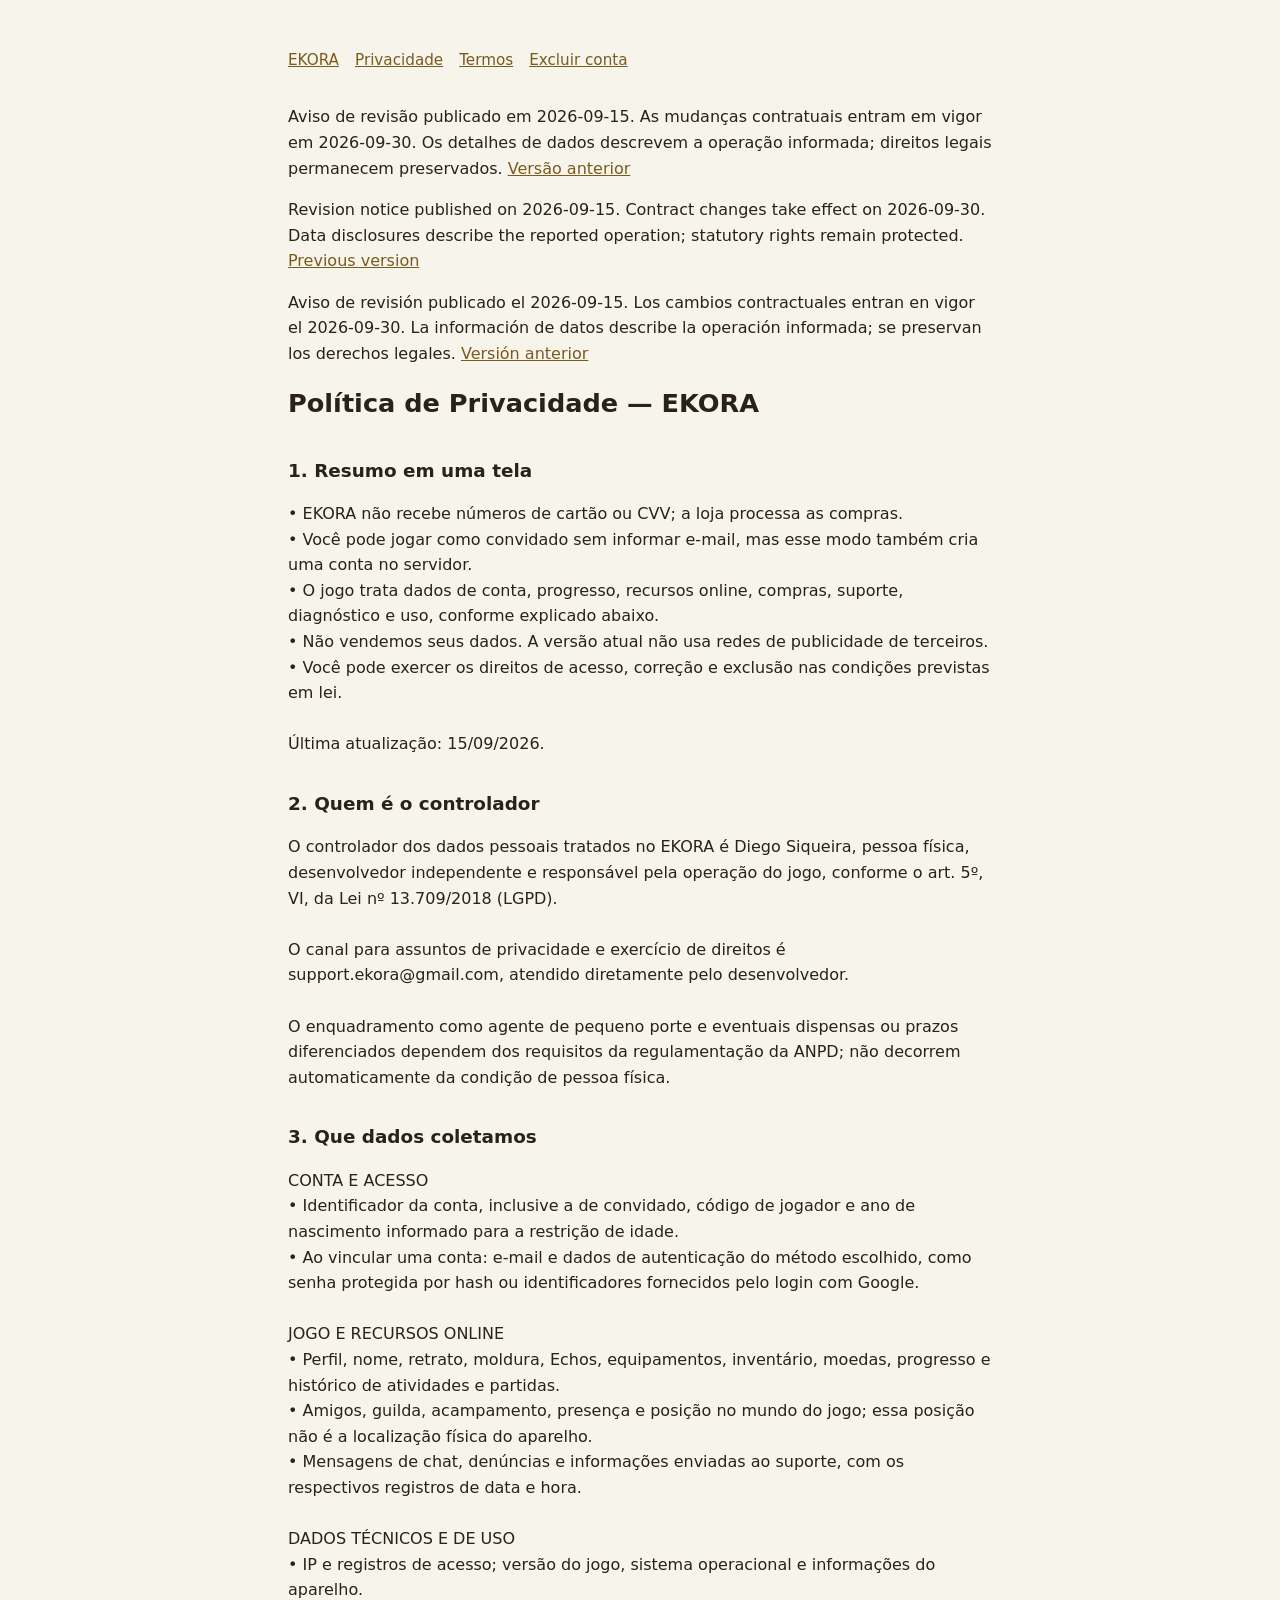
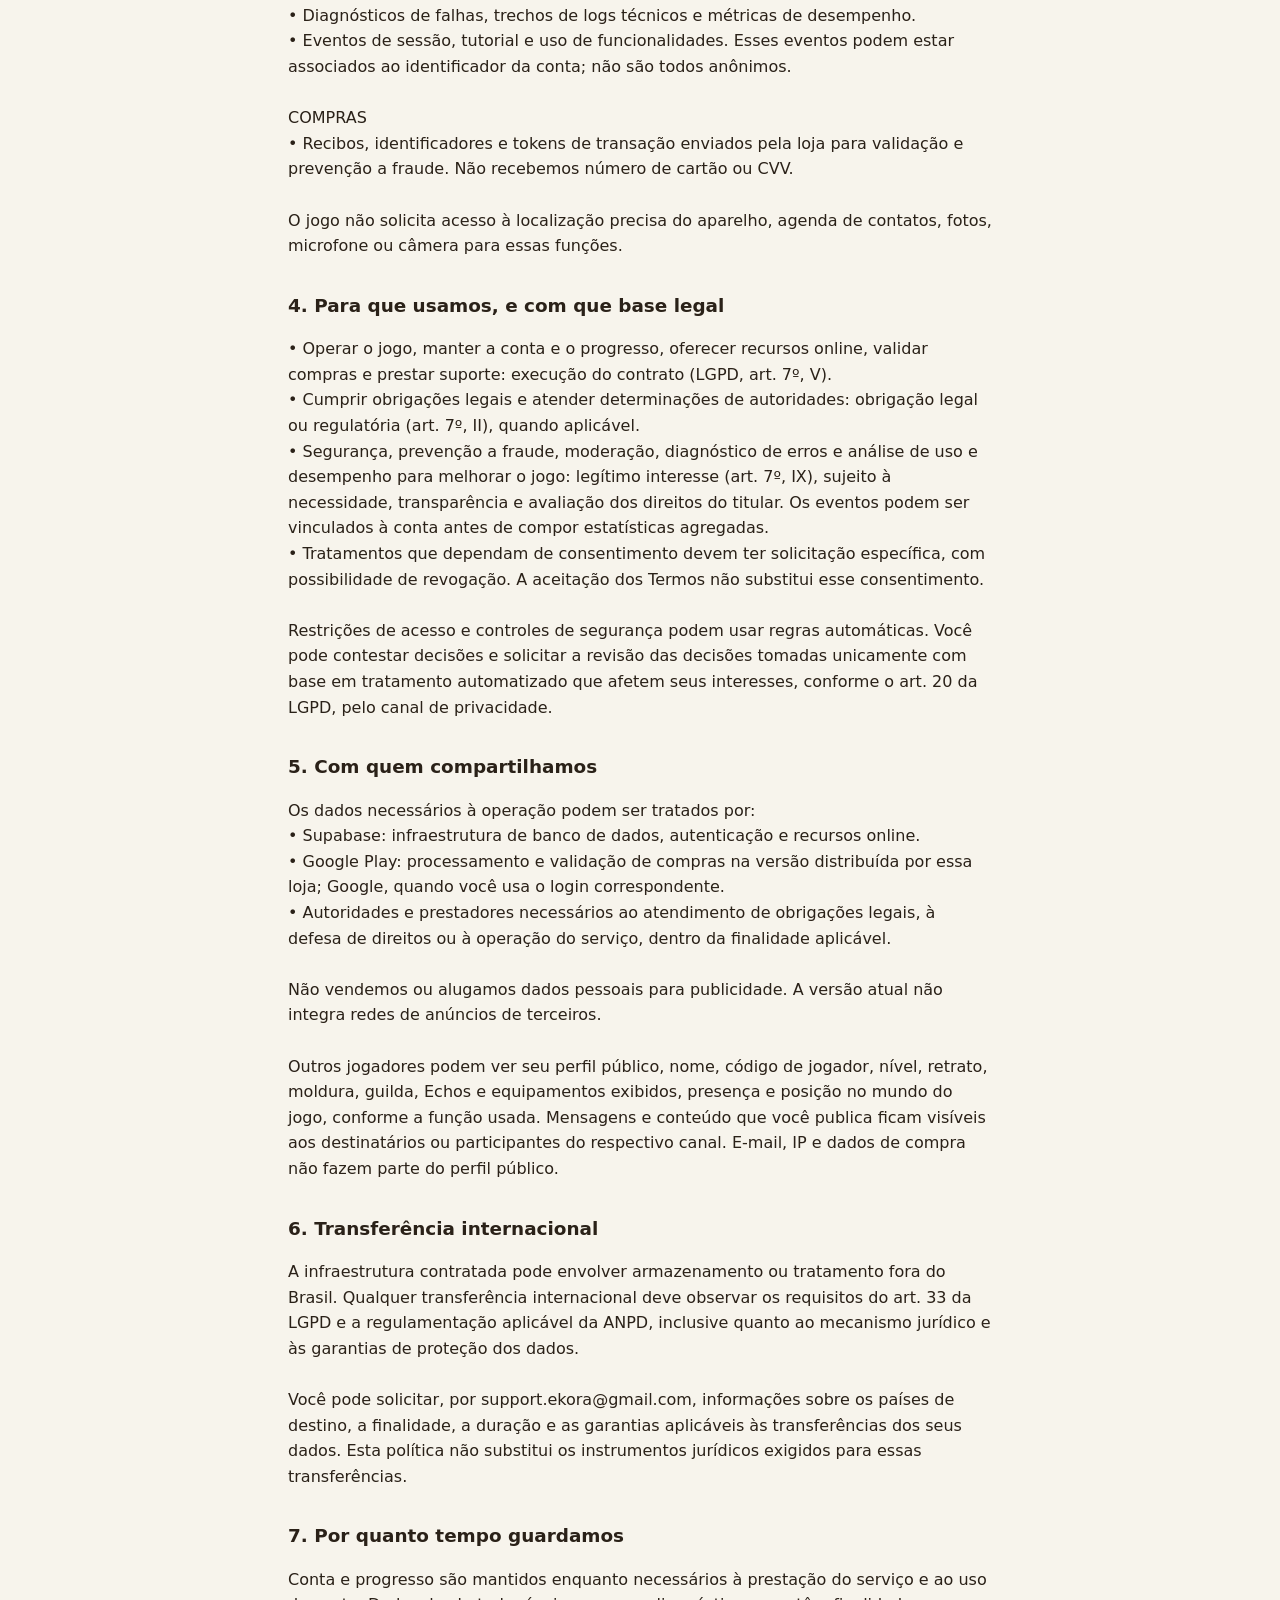
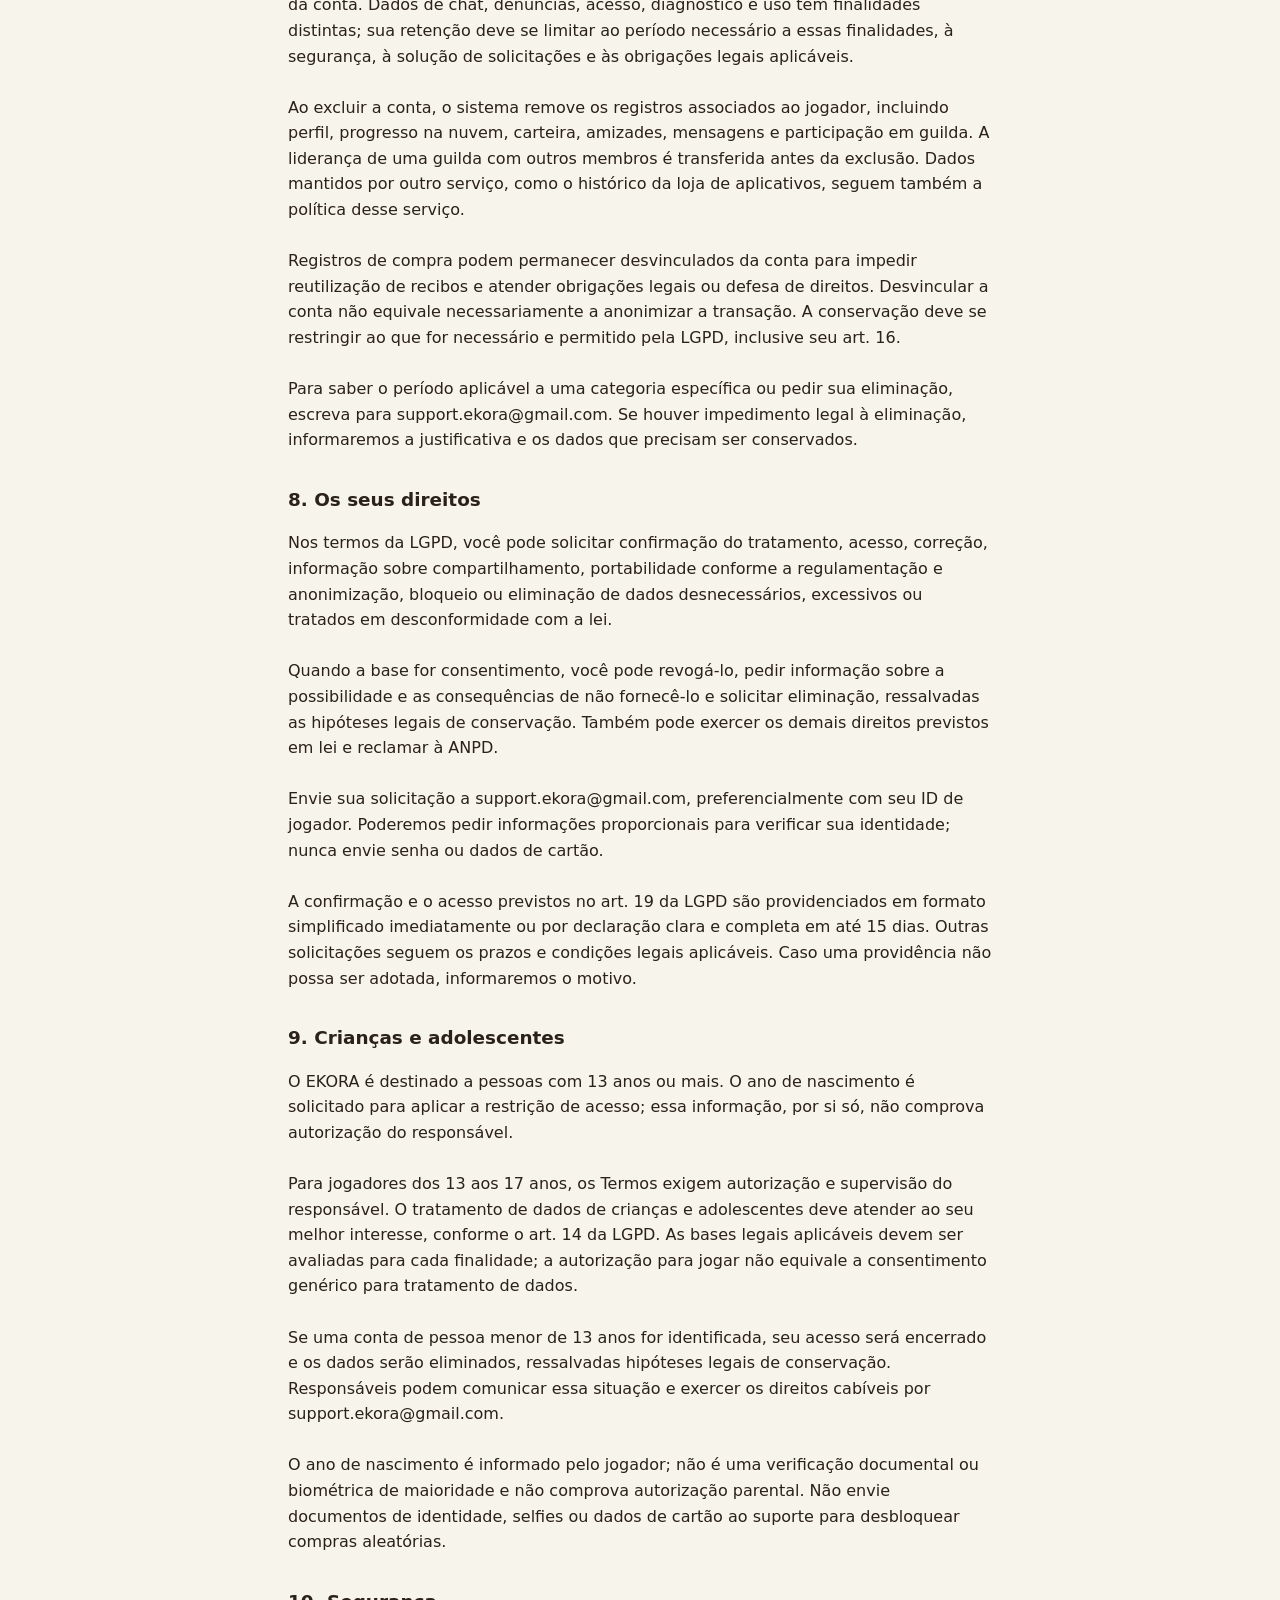
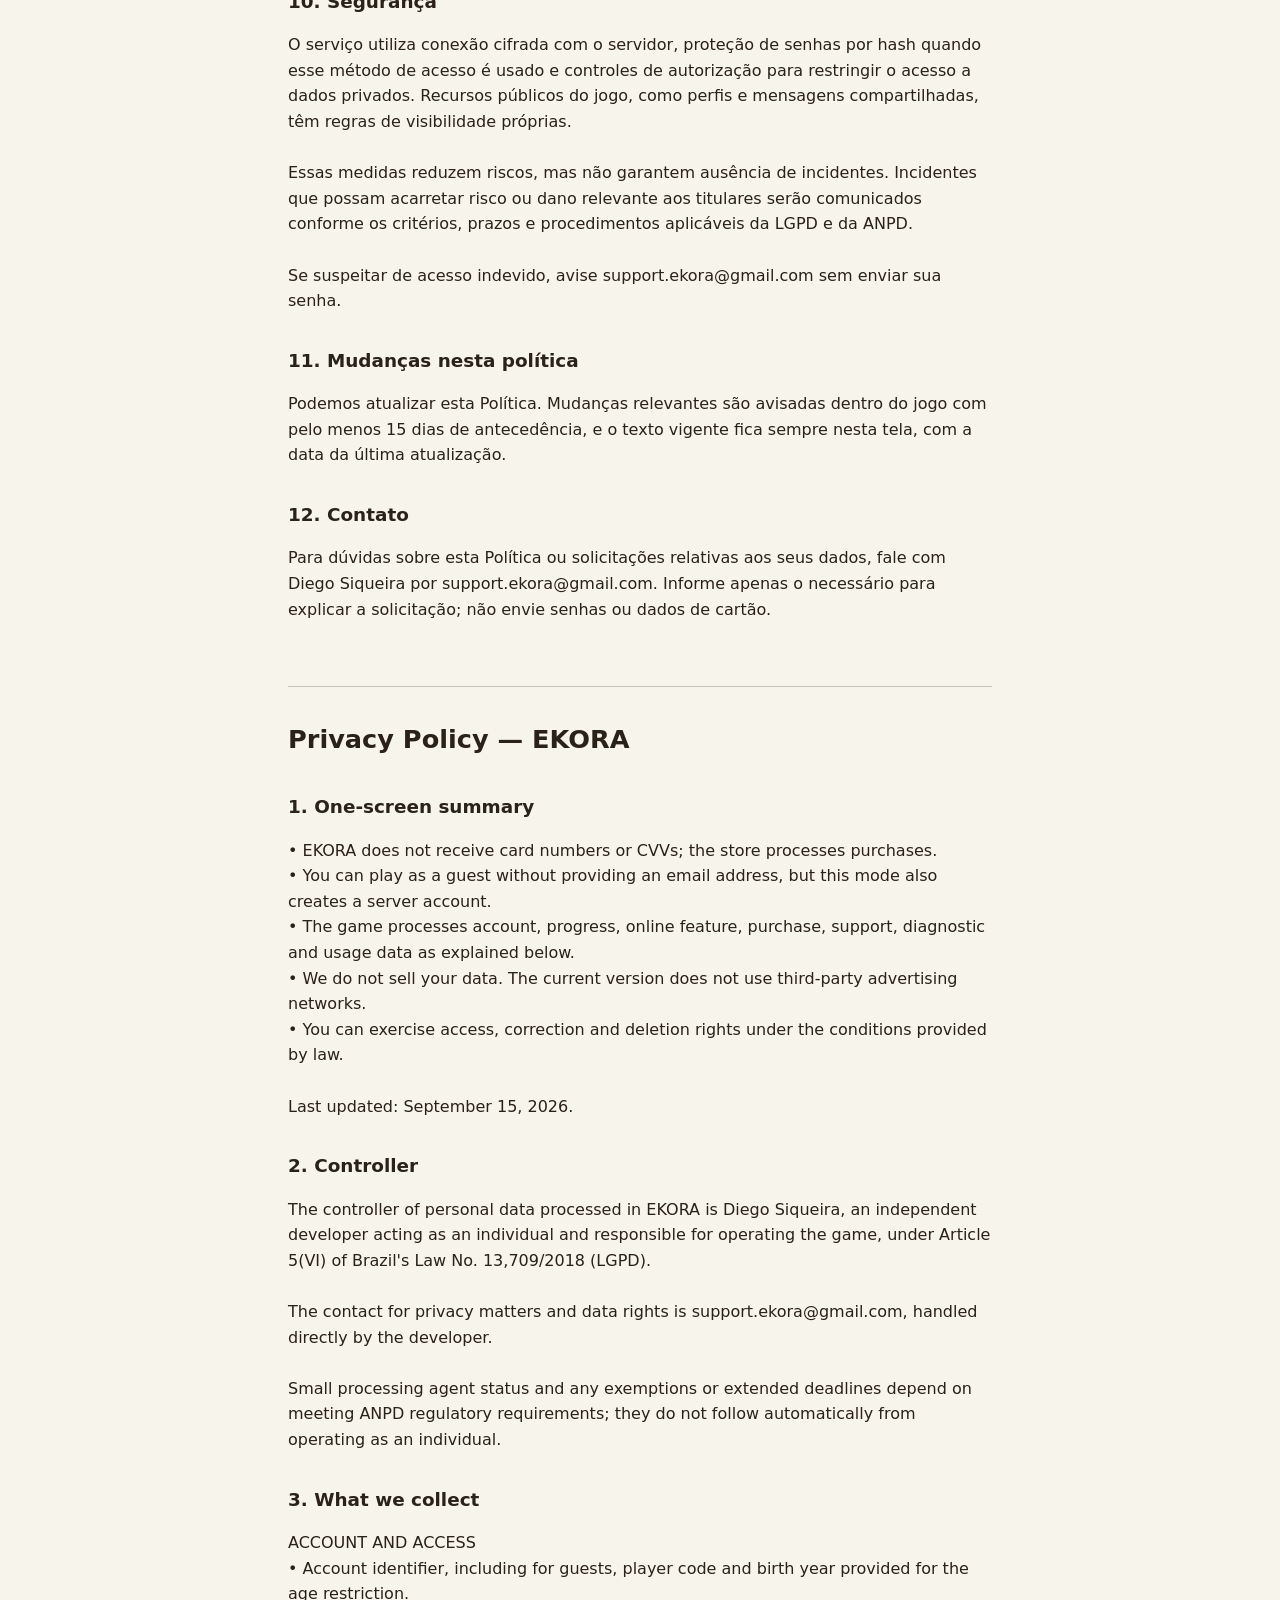
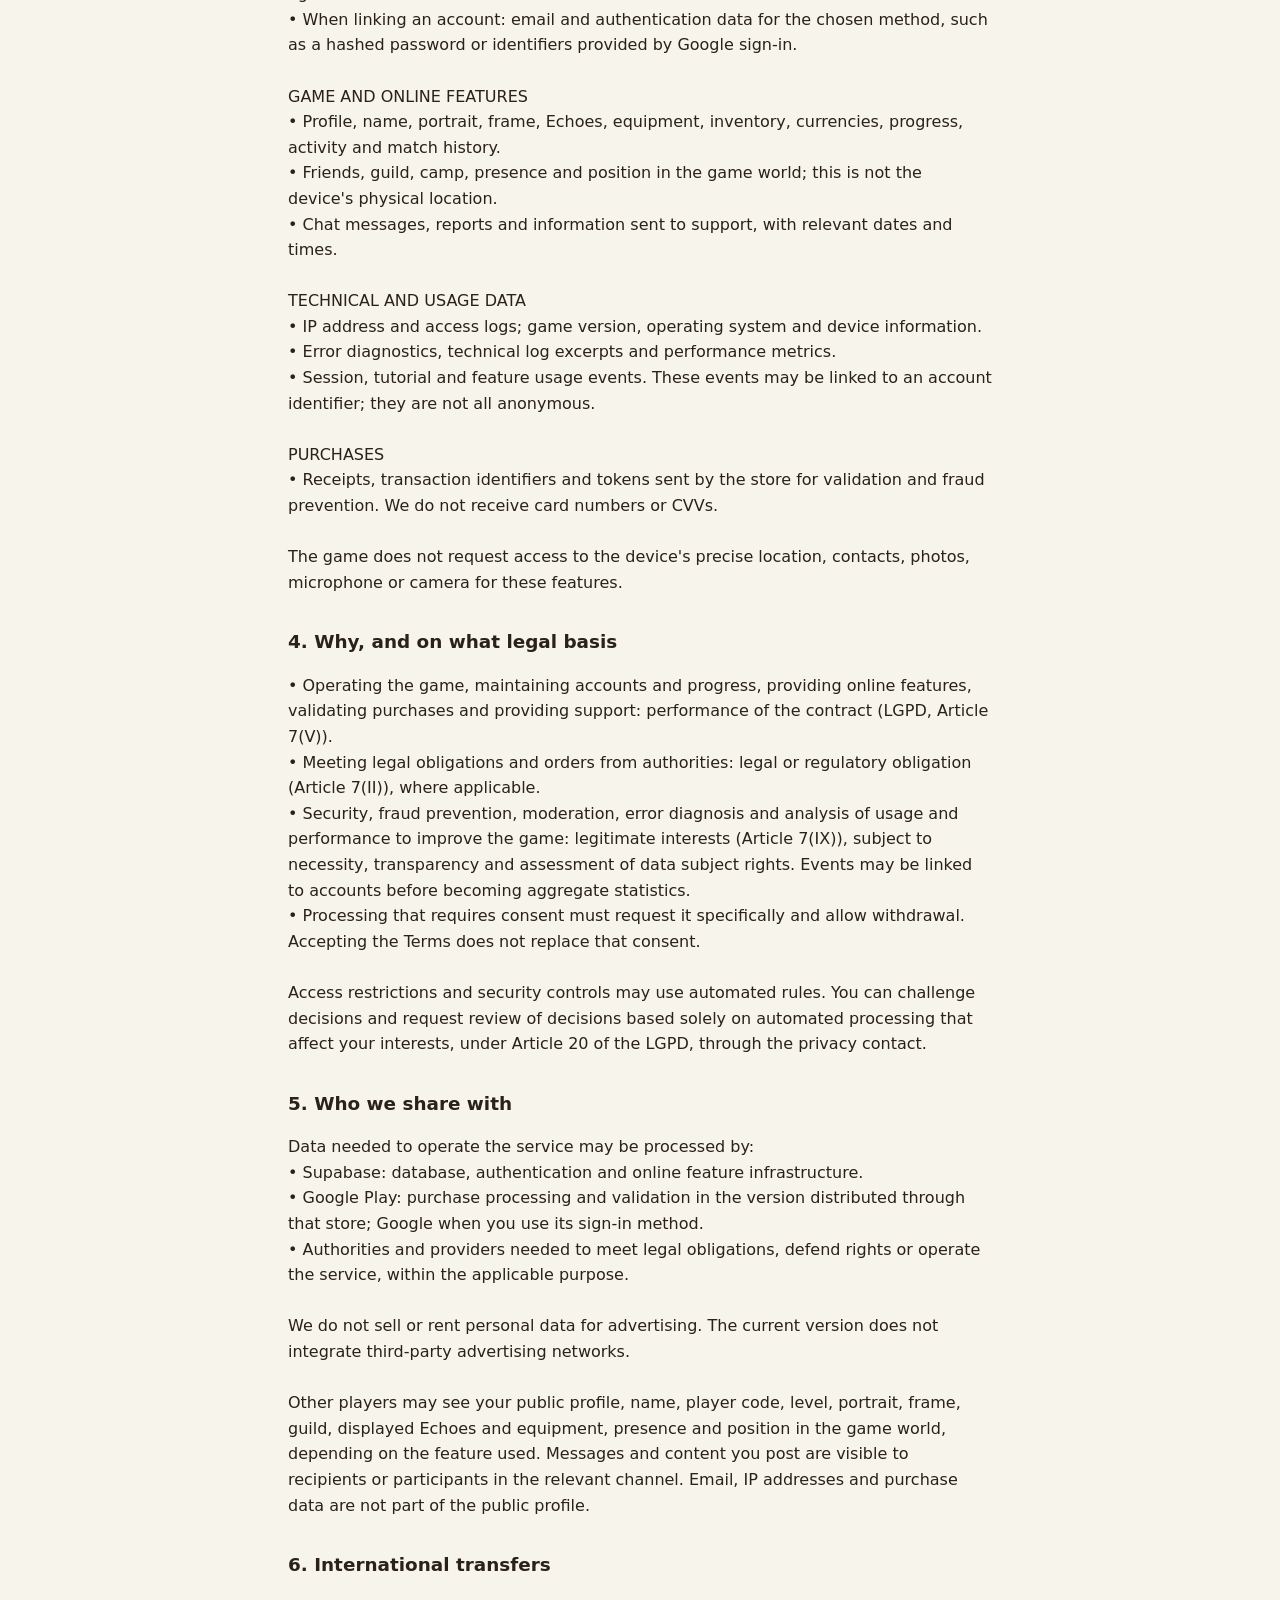
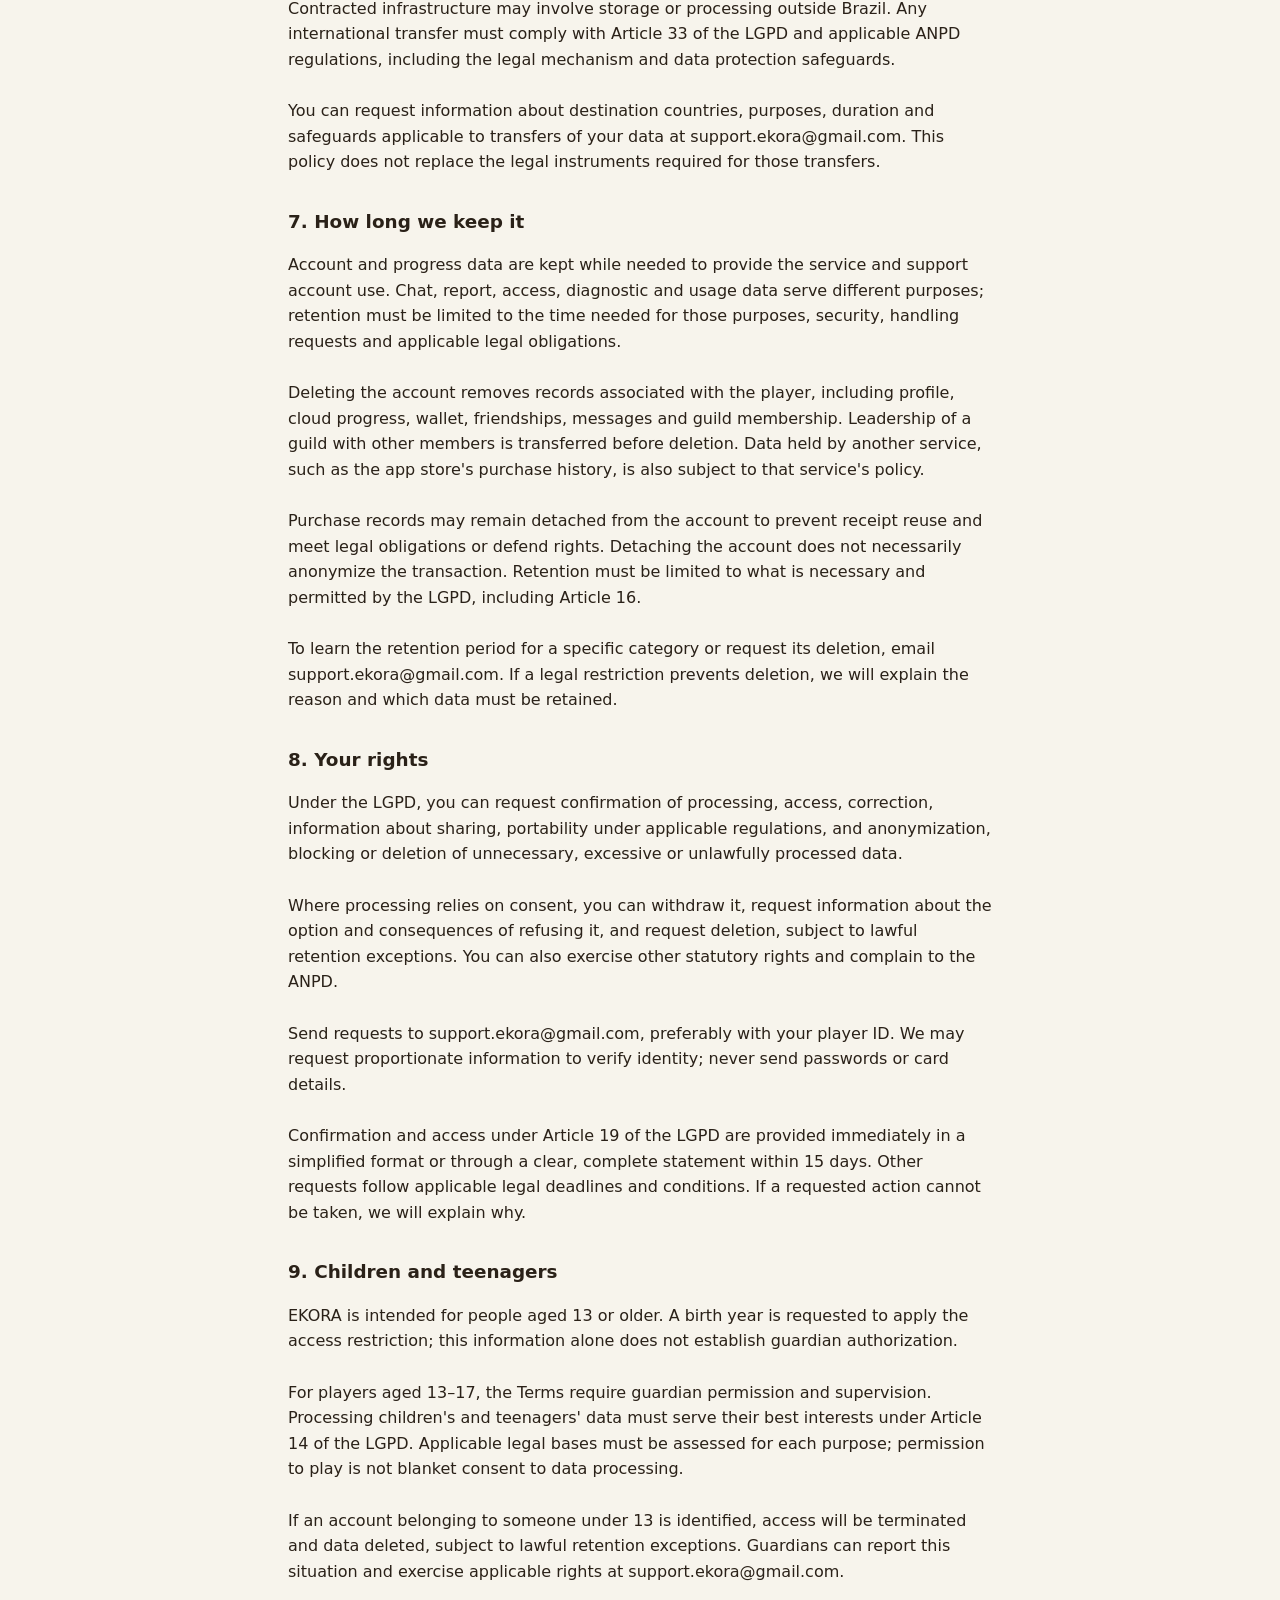
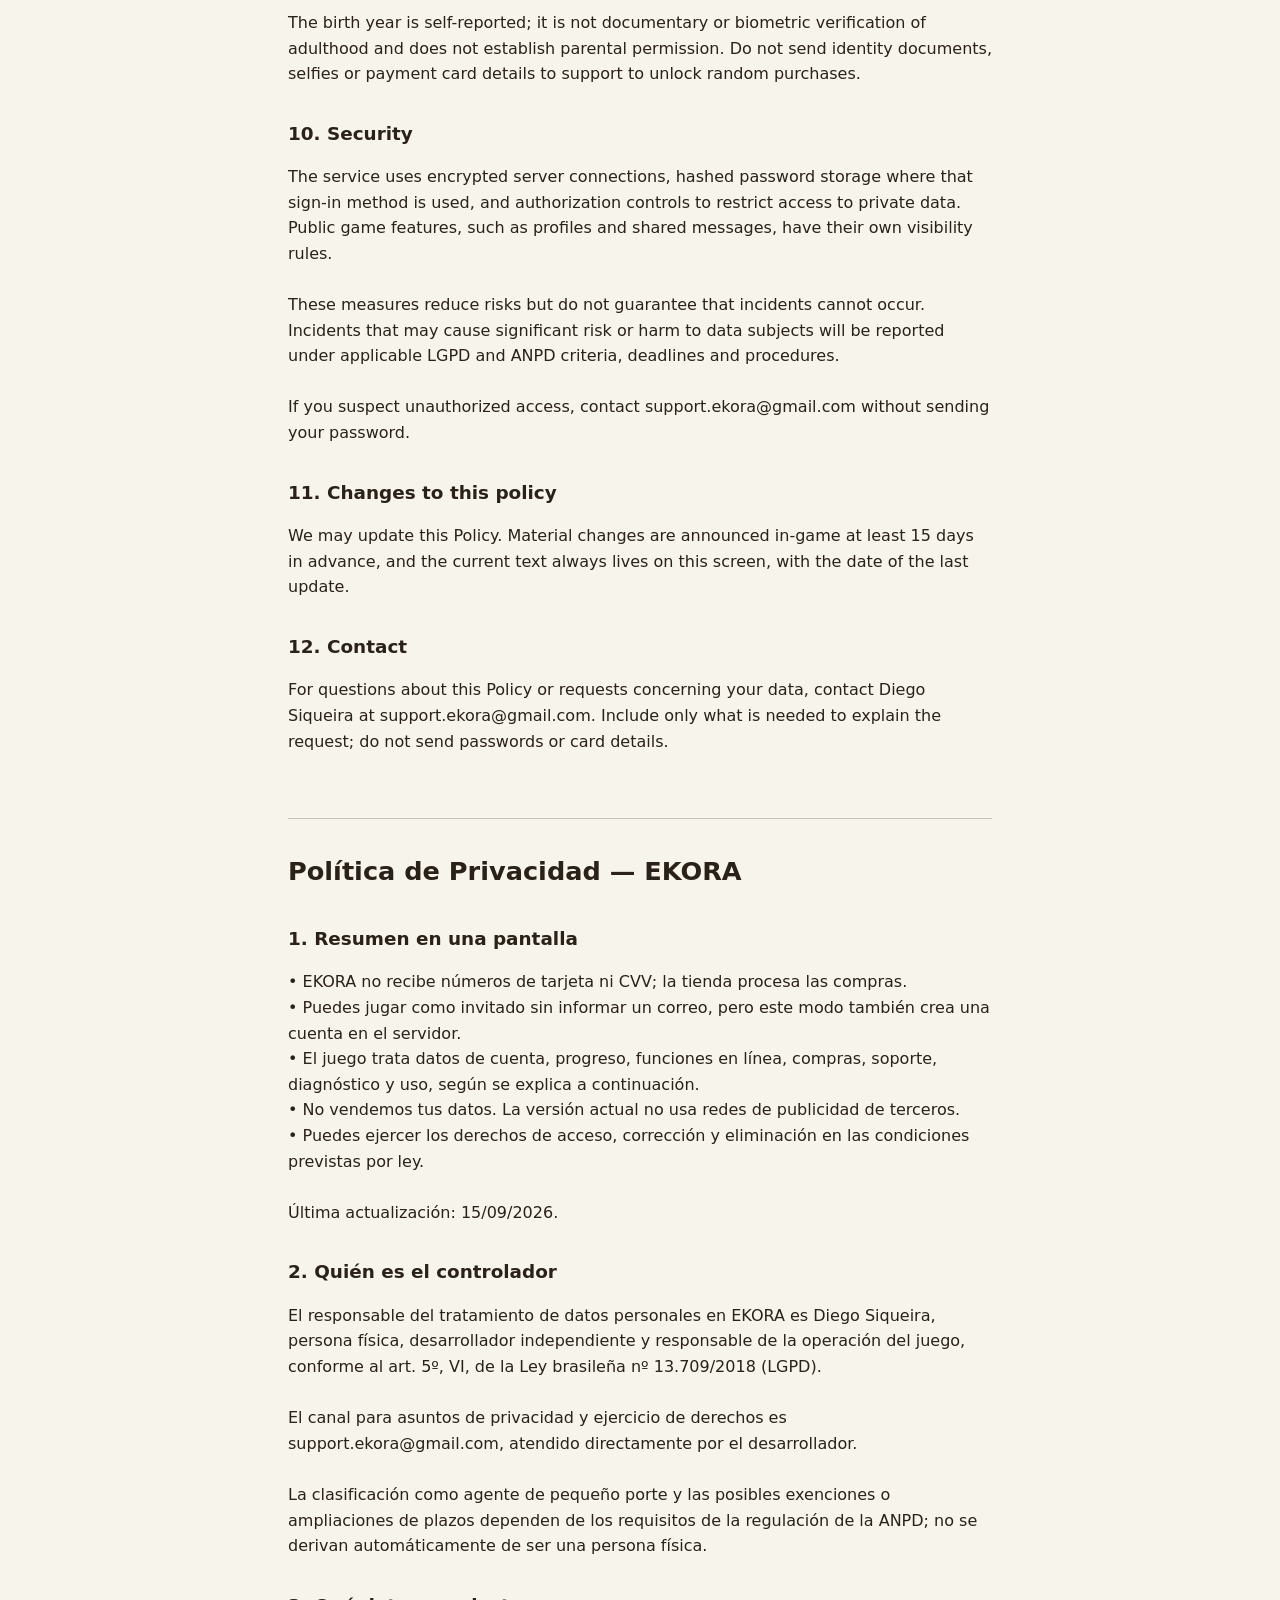
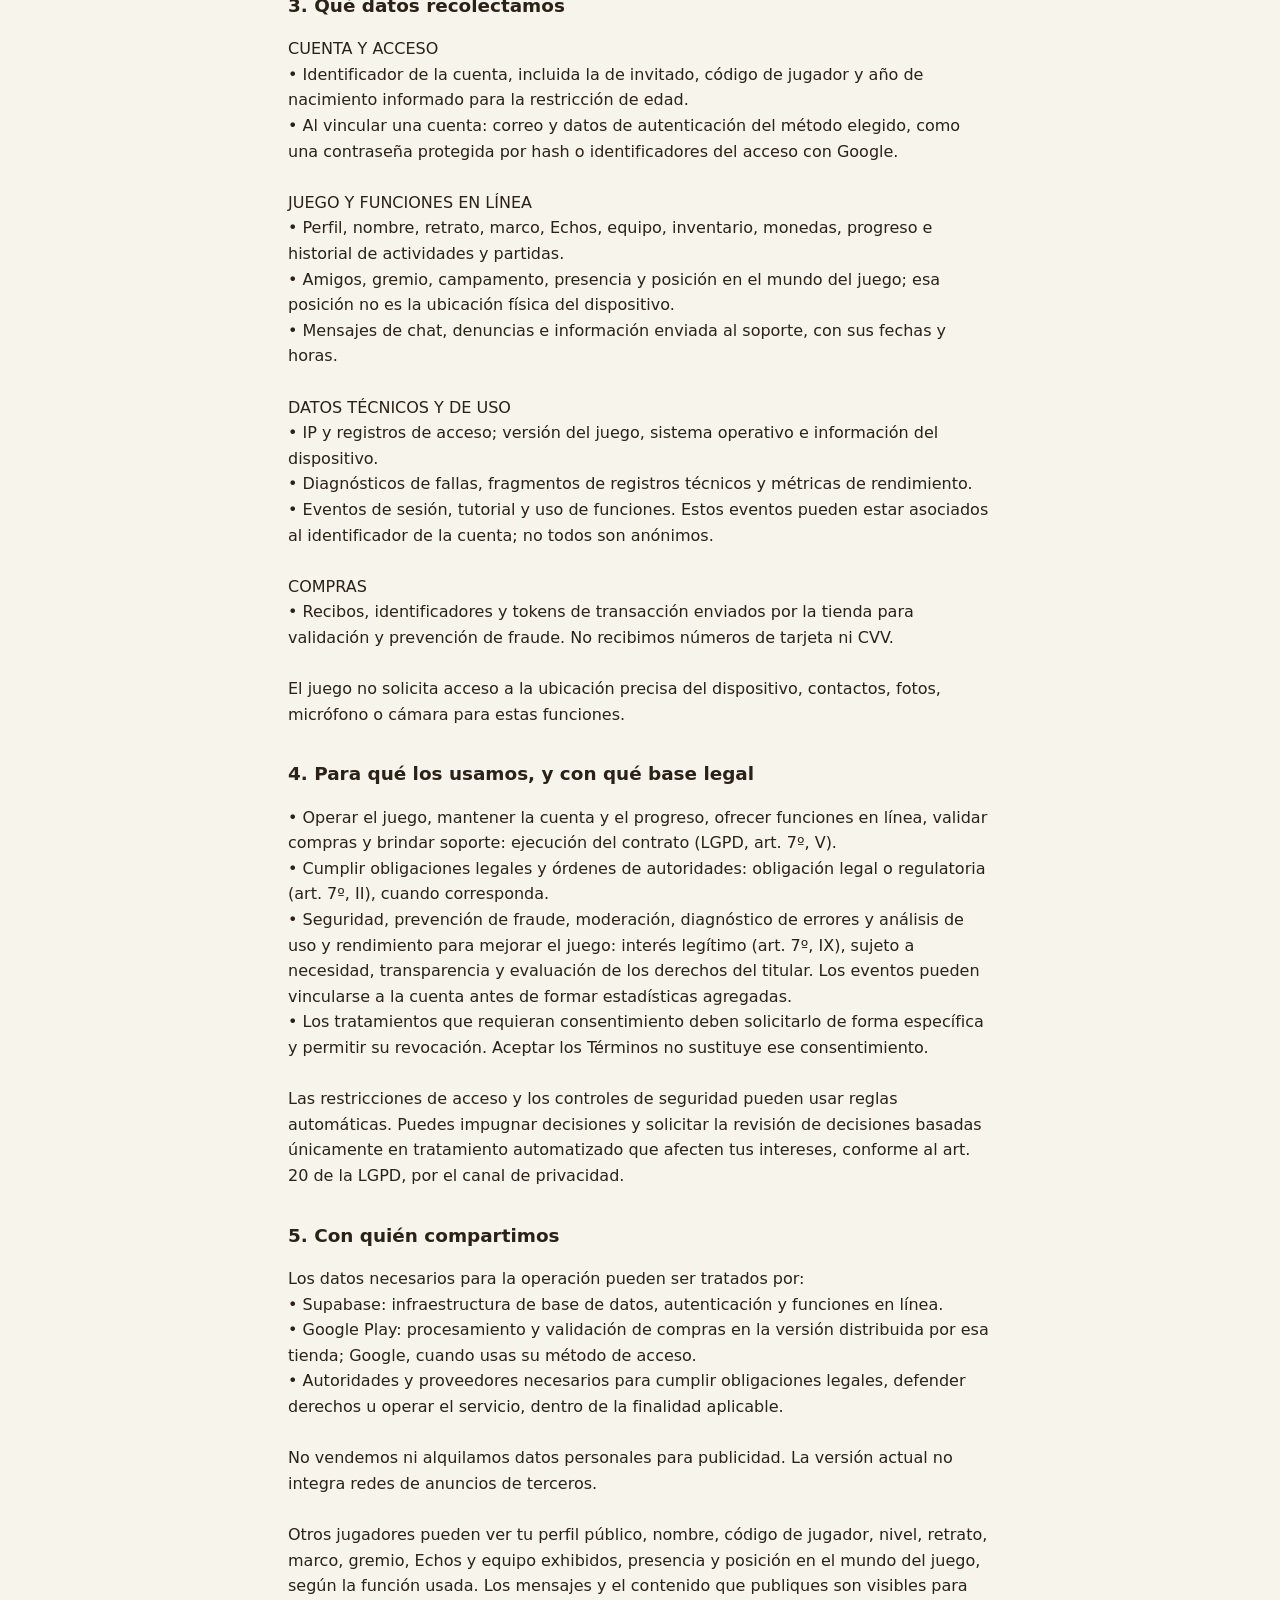
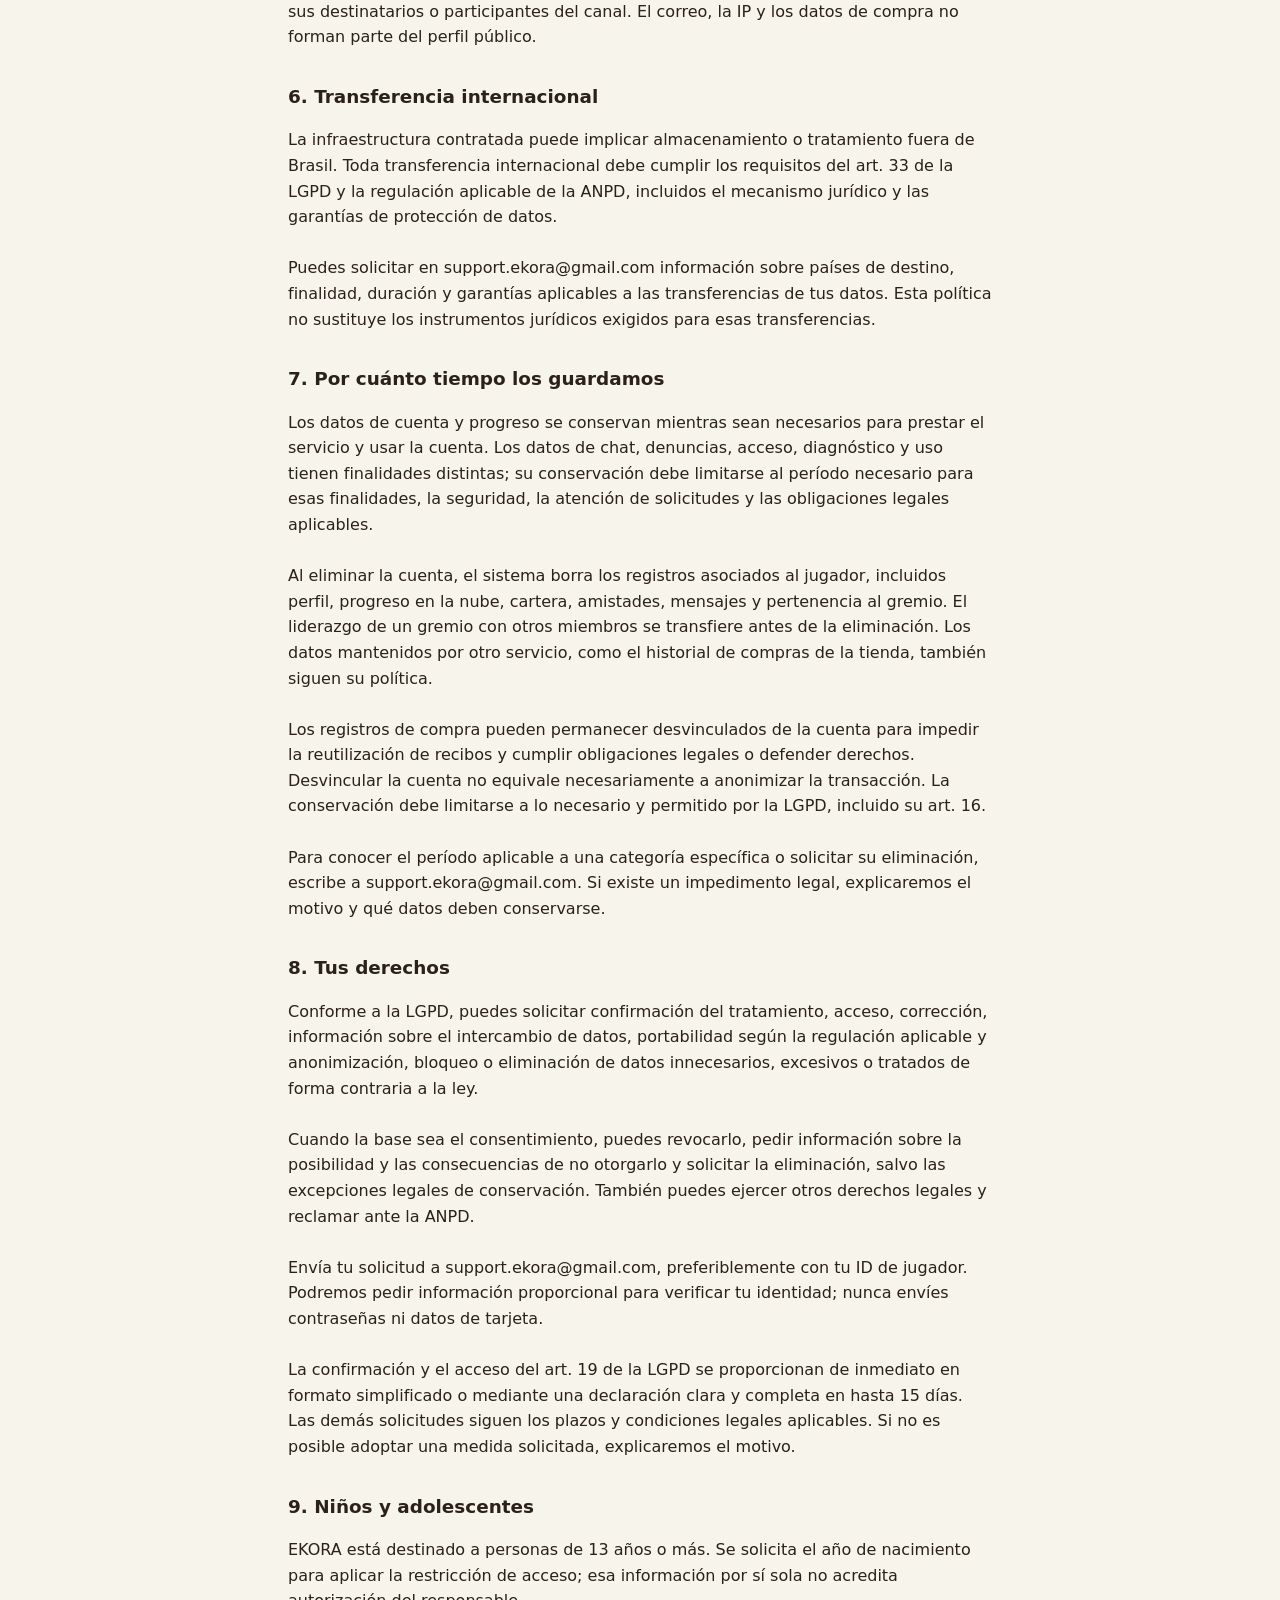
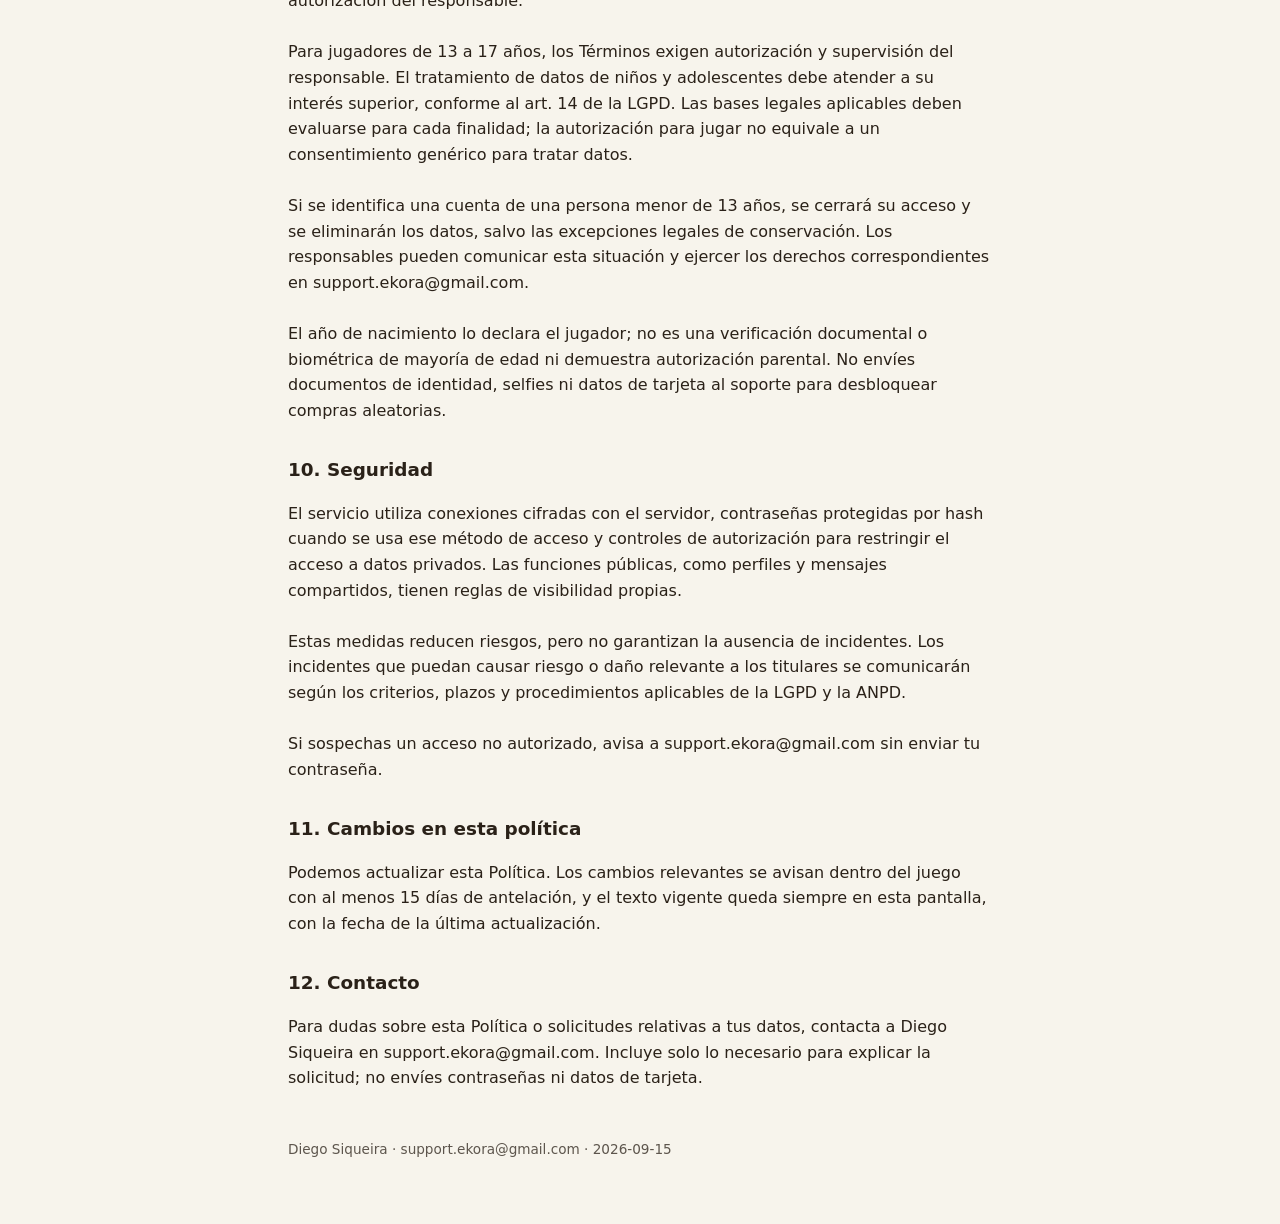
<file: privacidade-2026-09-15.html>
<!doctype html><html lang="pt-BR"><head><meta charset="utf-8"><meta name="viewport" content="width=device-width, initial-scale=1"><title>Política de Privacidade — EKORA</title><style>
:root { color-scheme: light dark; }
body { margin: 0 auto; max-width: 44rem; padding: 2rem 1.25rem 4rem;
  font: 16px/1.6 system-ui, -apple-system, "Segoe UI", sans-serif;
  background: #f7f4ec; color: #2a2118; }
@media (prefers-color-scheme: dark) { body { background: #17130e; color: #e8e0d2; } }
h1 { font-size: 1.6rem; margin: 0 0 .25rem; }
h2 { font-size: 1.15rem; margin-top: 2rem; }
p { white-space: pre-line; }
nav { margin: 1rem 0 2rem; font-size: .95rem; }
nav a { margin-right: 1rem; }
a { color: #7a5b1e; } @media (prefers-color-scheme: dark) { a { color: #d9a94a; } }
footer { margin-top: 3rem; font-size: .85rem; opacity: .75; }
.idioma { margin-top: 4rem; border-top: 1px solid #0003; padding-top: 2rem; }
</style></head><body><nav><a href="index.html">EKORA</a><a href="privacidade.html">Privacidade</a><a href="termos.html">Termos</a><a href="excluir-conta.html">Excluir conta</a></nav><aside aria-label="Aviso de revisão"><p lang="pt-BR">Aviso de revisão publicado em 2026-09-15. As mudanças contratuais entram em vigor em 2026-09-30. Os detalhes de dados descrevem a operação informada; direitos legais permanecem preservados. <a href="privacidade-anterior.html">Versão anterior</a></p><p lang="en-US">Revision notice published on 2026-09-15. Contract changes take effect on 2026-09-30. Data disclosures describe the reported operation; statutory rights remain protected. <a href="privacidade-anterior.html">Previous version</a></p><p lang="es-419">Aviso de revisión publicado el 2026-09-15. Los cambios contractuales entran en vigor el 2026-09-30. La información de datos describe la operación informada; se preservan los derechos legales. <a href="privacidade-anterior.html">Versión anterior</a></p></aside><section lang="pt-BR"><h1>Política de Privacidade — EKORA</h1><h2>1. Resumo em uma tela</h2><p>• EKORA não recebe números de cartão ou CVV; a loja processa as compras.
• Você pode jogar como convidado sem informar e-mail, mas esse modo também cria uma conta no servidor.
• O jogo trata dados de conta, progresso, recursos online, compras, suporte, diagnóstico e uso, conforme explicado abaixo.
• Não vendemos seus dados. A versão atual não usa redes de publicidade de terceiros.
• Você pode exercer os direitos de acesso, correção e exclusão nas condições previstas em lei.

Última atualização: 15/09/2026.</p><h2>2. Quem é o controlador</h2><p>O controlador dos dados pessoais tratados no EKORA é Diego Siqueira, pessoa física, desenvolvedor independente e responsável pela operação do jogo, conforme o art. 5º, VI, da Lei nº 13.709/2018 (LGPD).

O canal para assuntos de privacidade e exercício de direitos é support.ekora@gmail.com, atendido diretamente pelo desenvolvedor.

O enquadramento como agente de pequeno porte e eventuais dispensas ou prazos diferenciados dependem dos requisitos da regulamentação da ANPD; não decorrem automaticamente da condição de pessoa física.</p><h2>3. Que dados coletamos</h2><p>CONTA E ACESSO
• Identificador da conta, inclusive a de convidado, código de jogador e ano de nascimento informado para a restrição de idade.
• Ao vincular uma conta: e-mail e dados de autenticação do método escolhido, como senha protegida por hash ou identificadores fornecidos pelo login com Google.

JOGO E RECURSOS ONLINE
• Perfil, nome, retrato, moldura, Echos, equipamentos, inventário, moedas, progresso e histórico de atividades e partidas.
• Amigos, guilda, acampamento, presença e posição no mundo do jogo; essa posição não é a localização física do aparelho.
• Mensagens de chat, denúncias e informações enviadas ao suporte, com os respectivos registros de data e hora.

DADOS TÉCNICOS E DE USO
• IP e registros de acesso; versão do jogo, sistema operacional e informações do aparelho.
• Diagnósticos de falhas, trechos de logs técnicos e métricas de desempenho.
• Eventos de sessão, tutorial e uso de funcionalidades. Esses eventos podem estar associados ao identificador da conta; não são todos anônimos.

COMPRAS
• Recibos, identificadores e tokens de transação enviados pela loja para validação e prevenção a fraude. Não recebemos número de cartão ou CVV.

O jogo não solicita acesso à localização precisa do aparelho, agenda de contatos, fotos, microfone ou câmera para essas funções.</p><h2>4. Para que usamos, e com que base legal</h2><p>• Operar o jogo, manter a conta e o progresso, oferecer recursos online, validar compras e prestar suporte: execução do contrato (LGPD, art. 7º, V).
• Cumprir obrigações legais e atender determinações de autoridades: obrigação legal ou regulatória (art. 7º, II), quando aplicável.
• Segurança, prevenção a fraude, moderação, diagnóstico de erros e análise de uso e desempenho para melhorar o jogo: legítimo interesse (art. 7º, IX), sujeito à necessidade, transparência e avaliação dos direitos do titular. Os eventos podem ser vinculados à conta antes de compor estatísticas agregadas.
• Tratamentos que dependam de consentimento devem ter solicitação específica, com possibilidade de revogação. A aceitação dos Termos não substitui esse consentimento.

Restrições de acesso e controles de segurança podem usar regras automáticas. Você pode contestar decisões e solicitar a revisão das decisões tomadas unicamente com base em tratamento automatizado que afetem seus interesses, conforme o art. 20 da LGPD, pelo canal de privacidade.</p><h2>5. Com quem compartilhamos</h2><p>Os dados necessários à operação podem ser tratados por:
• Supabase: infraestrutura de banco de dados, autenticação e recursos online.
• Google Play: processamento e validação de compras na versão distribuída por essa loja; Google, quando você usa o login correspondente.
• Autoridades e prestadores necessários ao atendimento de obrigações legais, à defesa de direitos ou à operação do serviço, dentro da finalidade aplicável.

Não vendemos ou alugamos dados pessoais para publicidade. A versão atual não integra redes de anúncios de terceiros.

Outros jogadores podem ver seu perfil público, nome, código de jogador, nível, retrato, moldura, guilda, Echos e equipamentos exibidos, presença e posição no mundo do jogo, conforme a função usada. Mensagens e conteúdo que você publica ficam visíveis aos destinatários ou participantes do respectivo canal. E-mail, IP e dados de compra não fazem parte do perfil público.</p><h2>6. Transferência internacional</h2><p>A infraestrutura contratada pode envolver armazenamento ou tratamento fora do Brasil. Qualquer transferência internacional deve observar os requisitos do art. 33 da LGPD e a regulamentação aplicável da ANPD, inclusive quanto ao mecanismo jurídico e às garantias de proteção dos dados.

Você pode solicitar, por support.ekora@gmail.com, informações sobre os países de destino, a finalidade, a duração e as garantias aplicáveis às transferências dos seus dados. Esta política não substitui os instrumentos jurídicos exigidos para essas transferências.</p><h2>7. Por quanto tempo guardamos</h2><p>Conta e progresso são mantidos enquanto necessários à prestação do serviço e ao uso da conta. Dados de chat, denúncias, acesso, diagnóstico e uso têm finalidades distintas; sua retenção deve se limitar ao período necessário a essas finalidades, à segurança, à solução de solicitações e às obrigações legais aplicáveis.

Ao excluir a conta, o sistema remove os registros associados ao jogador, incluindo perfil, progresso na nuvem, carteira, amizades, mensagens e participação em guilda. A liderança de uma guilda com outros membros é transferida antes da exclusão. Dados mantidos por outro serviço, como o histórico da loja de aplicativos, seguem também a política desse serviço.

Registros de compra podem permanecer desvinculados da conta para impedir reutilização de recibos e atender obrigações legais ou defesa de direitos. Desvincular a conta não equivale necessariamente a anonimizar a transação. A conservação deve se restringir ao que for necessário e permitido pela LGPD, inclusive seu art. 16.

Para saber o período aplicável a uma categoria específica ou pedir sua eliminação, escreva para support.ekora@gmail.com. Se houver impedimento legal à eliminação, informaremos a justificativa e os dados que precisam ser conservados.</p><h2>8. Os seus direitos</h2><p>Nos termos da LGPD, você pode solicitar confirmação do tratamento, acesso, correção, informação sobre compartilhamento, portabilidade conforme a regulamentação e anonimização, bloqueio ou eliminação de dados desnecessários, excessivos ou tratados em desconformidade com a lei.

Quando a base for consentimento, você pode revogá-lo, pedir informação sobre a possibilidade e as consequências de não fornecê-lo e solicitar eliminação, ressalvadas as hipóteses legais de conservação. Também pode exercer os demais direitos previstos em lei e reclamar à ANPD.

Envie sua solicitação a support.ekora@gmail.com, preferencialmente com seu ID de jogador. Poderemos pedir informações proporcionais para verificar sua identidade; nunca envie senha ou dados de cartão.

A confirmação e o acesso previstos no art. 19 da LGPD são providenciados em formato simplificado imediatamente ou por declaração clara e completa em até 15 dias. Outras solicitações seguem os prazos e condições legais aplicáveis. Caso uma providência não possa ser adotada, informaremos o motivo.</p><h2>9. Crianças e adolescentes</h2><p>O EKORA é destinado a pessoas com 13 anos ou mais. O ano de nascimento é solicitado para aplicar a restrição de acesso; essa informação, por si só, não comprova autorização do responsável.

Para jogadores dos 13 aos 17 anos, os Termos exigem autorização e supervisão do responsável. O tratamento de dados de crianças e adolescentes deve atender ao seu melhor interesse, conforme o art. 14 da LGPD. As bases legais aplicáveis devem ser avaliadas para cada finalidade; a autorização para jogar não equivale a consentimento genérico para tratamento de dados.

Se uma conta de pessoa menor de 13 anos for identificada, seu acesso será encerrado e os dados serão eliminados, ressalvadas hipóteses legais de conservação. Responsáveis podem comunicar essa situação e exercer os direitos cabíveis por support.ekora@gmail.com.

O ano de nascimento é informado pelo jogador; não é uma verificação documental ou biométrica de maioridade e não comprova autorização parental. Não envie documentos de identidade, selfies ou dados de cartão ao suporte para desbloquear compras aleatórias.</p><h2>10. Segurança</h2><p>O serviço utiliza conexão cifrada com o servidor, proteção de senhas por hash quando esse método de acesso é usado e controles de autorização para restringir o acesso a dados privados. Recursos públicos do jogo, como perfis e mensagens compartilhadas, têm regras de visibilidade próprias.

Essas medidas reduzem riscos, mas não garantem ausência de incidentes. Incidentes que possam acarretar risco ou dano relevante aos titulares serão comunicados conforme os critérios, prazos e procedimentos aplicáveis da LGPD e da ANPD.

Se suspeitar de acesso indevido, avise support.ekora@gmail.com sem enviar sua senha.</p><h2>11. Mudanças nesta política</h2><p>Podemos atualizar esta Política. Mudanças relevantes são avisadas dentro do jogo com pelo menos 15 dias de antecedência, e o texto vigente fica sempre nesta tela, com a data da última atualização.</p><h2>12. Contato</h2><p>Para dúvidas sobre esta Política ou solicitações relativas aos seus dados, fale com Diego Siqueira por support.ekora@gmail.com. Informe apenas o necessário para explicar a solicitação; não envie senhas ou dados de cartão.</p></section><section lang="en-US" class="idioma"><h1>Privacy Policy — EKORA</h1><h2>1. One-screen summary</h2><p>• EKORA does not receive card numbers or CVVs; the store processes purchases.
• You can play as a guest without providing an email address, but this mode also creates a server account.
• The game processes account, progress, online feature, purchase, support, diagnostic and usage data as explained below.
• We do not sell your data. The current version does not use third-party advertising networks.
• You can exercise access, correction and deletion rights under the conditions provided by law.

Last updated: September 15, 2026.</p><h2>2. Controller</h2><p>The controller of personal data processed in EKORA is Diego Siqueira, an independent developer acting as an individual and responsible for operating the game, under Article 5(VI) of Brazil&#x27;s Law No. 13,709/2018 (LGPD).

The contact for privacy matters and data rights is support.ekora@gmail.com, handled directly by the developer.

Small processing agent status and any exemptions or extended deadlines depend on meeting ANPD regulatory requirements; they do not follow automatically from operating as an individual.</p><h2>3. What we collect</h2><p>ACCOUNT AND ACCESS
• Account identifier, including for guests, player code and birth year provided for the age restriction.
• When linking an account: email and authentication data for the chosen method, such as a hashed password or identifiers provided by Google sign-in.

GAME AND ONLINE FEATURES
• Profile, name, portrait, frame, Echoes, equipment, inventory, currencies, progress, activity and match history.
• Friends, guild, camp, presence and position in the game world; this is not the device&#x27;s physical location.
• Chat messages, reports and information sent to support, with relevant dates and times.

TECHNICAL AND USAGE DATA
• IP address and access logs; game version, operating system and device information.
• Error diagnostics, technical log excerpts and performance metrics.
• Session, tutorial and feature usage events. These events may be linked to an account identifier; they are not all anonymous.

PURCHASES
• Receipts, transaction identifiers and tokens sent by the store for validation and fraud prevention. We do not receive card numbers or CVVs.

The game does not request access to the device&#x27;s precise location, contacts, photos, microphone or camera for these features.</p><h2>4. Why, and on what legal basis</h2><p>• Operating the game, maintaining accounts and progress, providing online features, validating purchases and providing support: performance of the contract (LGPD, Article 7(V)).
• Meeting legal obligations and orders from authorities: legal or regulatory obligation (Article 7(II)), where applicable.
• Security, fraud prevention, moderation, error diagnosis and analysis of usage and performance to improve the game: legitimate interests (Article 7(IX)), subject to necessity, transparency and assessment of data subject rights. Events may be linked to accounts before becoming aggregate statistics.
• Processing that requires consent must request it specifically and allow withdrawal. Accepting the Terms does not replace that consent.

Access restrictions and security controls may use automated rules. You can challenge decisions and request review of decisions based solely on automated processing that affect your interests, under Article 20 of the LGPD, through the privacy contact.</p><h2>5. Who we share with</h2><p>Data needed to operate the service may be processed by:
• Supabase: database, authentication and online feature infrastructure.
• Google Play: purchase processing and validation in the version distributed through that store; Google when you use its sign-in method.
• Authorities and providers needed to meet legal obligations, defend rights or operate the service, within the applicable purpose.

We do not sell or rent personal data for advertising. The current version does not integrate third-party advertising networks.

Other players may see your public profile, name, player code, level, portrait, frame, guild, displayed Echoes and equipment, presence and position in the game world, depending on the feature used. Messages and content you post are visible to recipients or participants in the relevant channel. Email, IP addresses and purchase data are not part of the public profile.</p><h2>6. International transfers</h2><p>Contracted infrastructure may involve storage or processing outside Brazil. Any international transfer must comply with Article 33 of the LGPD and applicable ANPD regulations, including the legal mechanism and data protection safeguards.

You can request information about destination countries, purposes, duration and safeguards applicable to transfers of your data at support.ekora@gmail.com. This policy does not replace the legal instruments required for those transfers.</p><h2>7. How long we keep it</h2><p>Account and progress data are kept while needed to provide the service and support account use. Chat, report, access, diagnostic and usage data serve different purposes; retention must be limited to the time needed for those purposes, security, handling requests and applicable legal obligations.

Deleting the account removes records associated with the player, including profile, cloud progress, wallet, friendships, messages and guild membership. Leadership of a guild with other members is transferred before deletion. Data held by another service, such as the app store&#x27;s purchase history, is also subject to that service&#x27;s policy.

Purchase records may remain detached from the account to prevent receipt reuse and meet legal obligations or defend rights. Detaching the account does not necessarily anonymize the transaction. Retention must be limited to what is necessary and permitted by the LGPD, including Article 16.

To learn the retention period for a specific category or request its deletion, email support.ekora@gmail.com. If a legal restriction prevents deletion, we will explain the reason and which data must be retained.</p><h2>8. Your rights</h2><p>Under the LGPD, you can request confirmation of processing, access, correction, information about sharing, portability under applicable regulations, and anonymization, blocking or deletion of unnecessary, excessive or unlawfully processed data.

Where processing relies on consent, you can withdraw it, request information about the option and consequences of refusing it, and request deletion, subject to lawful retention exceptions. You can also exercise other statutory rights and complain to the ANPD.

Send requests to support.ekora@gmail.com, preferably with your player ID. We may request proportionate information to verify identity; never send passwords or card details.

Confirmation and access under Article 19 of the LGPD are provided immediately in a simplified format or through a clear, complete statement within 15 days. Other requests follow applicable legal deadlines and conditions. If a requested action cannot be taken, we will explain why.</p><h2>9. Children and teenagers</h2><p>EKORA is intended for people aged 13 or older. A birth year is requested to apply the access restriction; this information alone does not establish guardian authorization.

For players aged 13–17, the Terms require guardian permission and supervision. Processing children&#x27;s and teenagers&#x27; data must serve their best interests under Article 14 of the LGPD. Applicable legal bases must be assessed for each purpose; permission to play is not blanket consent to data processing.

If an account belonging to someone under 13 is identified, access will be terminated and data deleted, subject to lawful retention exceptions. Guardians can report this situation and exercise applicable rights at support.ekora@gmail.com.

The birth year is self-reported; it is not documentary or biometric verification of adulthood and does not establish parental permission. Do not send identity documents, selfies or payment card details to support to unlock random purchases.</p><h2>10. Security</h2><p>The service uses encrypted server connections, hashed password storage where that sign-in method is used, and authorization controls to restrict access to private data. Public game features, such as profiles and shared messages, have their own visibility rules.

These measures reduce risks but do not guarantee that incidents cannot occur. Incidents that may cause significant risk or harm to data subjects will be reported under applicable LGPD and ANPD criteria, deadlines and procedures.

If you suspect unauthorized access, contact support.ekora@gmail.com without sending your password.</p><h2>11. Changes to this policy</h2><p>We may update this Policy. Material changes are announced in-game at least 15 days in advance, and the current text always lives on this screen, with the date of the last update.</p><h2>12. Contact</h2><p>For questions about this Policy or requests concerning your data, contact Diego Siqueira at support.ekora@gmail.com. Include only what is needed to explain the request; do not send passwords or card details.</p></section><section lang="es-419" class="idioma"><h1>Política de Privacidad — EKORA</h1><h2>1. Resumen en una pantalla</h2><p>• EKORA no recibe números de tarjeta ni CVV; la tienda procesa las compras.
• Puedes jugar como invitado sin informar un correo, pero este modo también crea una cuenta en el servidor.
• El juego trata datos de cuenta, progreso, funciones en línea, compras, soporte, diagnóstico y uso, según se explica a continuación.
• No vendemos tus datos. La versión actual no usa redes de publicidad de terceros.
• Puedes ejercer los derechos de acceso, corrección y eliminación en las condiciones previstas por ley.

Última actualización: 15/09/2026.</p><h2>2. Quién es el controlador</h2><p>El responsable del tratamiento de datos personales en EKORA es Diego Siqueira, persona física, desarrollador independiente y responsable de la operación del juego, conforme al art. 5º, VI, de la Ley brasileña nº 13.709/2018 (LGPD).

El canal para asuntos de privacidad y ejercicio de derechos es support.ekora@gmail.com, atendido directamente por el desarrollador.

La clasificación como agente de pequeño porte y las posibles exenciones o ampliaciones de plazos dependen de los requisitos de la regulación de la ANPD; no se derivan automáticamente de ser una persona física.</p><h2>3. Qué datos recolectamos</h2><p>CUENTA Y ACCESO
• Identificador de la cuenta, incluida la de invitado, código de jugador y año de nacimiento informado para la restricción de edad.
• Al vincular una cuenta: correo y datos de autenticación del método elegido, como una contraseña protegida por hash o identificadores del acceso con Google.

JUEGO Y FUNCIONES EN LÍNEA
• Perfil, nombre, retrato, marco, Echos, equipo, inventario, monedas, progreso e historial de actividades y partidas.
• Amigos, gremio, campamento, presencia y posición en el mundo del juego; esa posición no es la ubicación física del dispositivo.
• Mensajes de chat, denuncias e información enviada al soporte, con sus fechas y horas.

DATOS TÉCNICOS Y DE USO
• IP y registros de acceso; versión del juego, sistema operativo e información del dispositivo.
• Diagnósticos de fallas, fragmentos de registros técnicos y métricas de rendimiento.
• Eventos de sesión, tutorial y uso de funciones. Estos eventos pueden estar asociados al identificador de la cuenta; no todos son anónimos.

COMPRAS
• Recibos, identificadores y tokens de transacción enviados por la tienda para validación y prevención de fraude. No recibimos números de tarjeta ni CVV.

El juego no solicita acceso a la ubicación precisa del dispositivo, contactos, fotos, micrófono o cámara para estas funciones.</p><h2>4. Para qué los usamos, y con qué base legal</h2><p>• Operar el juego, mantener la cuenta y el progreso, ofrecer funciones en línea, validar compras y brindar soporte: ejecución del contrato (LGPD, art. 7º, V).
• Cumplir obligaciones legales y órdenes de autoridades: obligación legal o regulatoria (art. 7º, II), cuando corresponda.
• Seguridad, prevención de fraude, moderación, diagnóstico de errores y análisis de uso y rendimiento para mejorar el juego: interés legítimo (art. 7º, IX), sujeto a necesidad, transparencia y evaluación de los derechos del titular. Los eventos pueden vincularse a la cuenta antes de formar estadísticas agregadas.
• Los tratamientos que requieran consentimiento deben solicitarlo de forma específica y permitir su revocación. Aceptar los Términos no sustituye ese consentimiento.

Las restricciones de acceso y los controles de seguridad pueden usar reglas automáticas. Puedes impugnar decisiones y solicitar la revisión de decisiones basadas únicamente en tratamiento automatizado que afecten tus intereses, conforme al art. 20 de la LGPD, por el canal de privacidad.</p><h2>5. Con quién compartimos</h2><p>Los datos necesarios para la operación pueden ser tratados por:
• Supabase: infraestructura de base de datos, autenticación y funciones en línea.
• Google Play: procesamiento y validación de compras en la versión distribuida por esa tienda; Google, cuando usas su método de acceso.
• Autoridades y proveedores necesarios para cumplir obligaciones legales, defender derechos u operar el servicio, dentro de la finalidad aplicable.

No vendemos ni alquilamos datos personales para publicidad. La versión actual no integra redes de anuncios de terceros.

Otros jugadores pueden ver tu perfil público, nombre, código de jugador, nivel, retrato, marco, gremio, Echos y equipo exhibidos, presencia y posición en el mundo del juego, según la función usada. Los mensajes y el contenido que publiques son visibles para sus destinatarios o participantes del canal. El correo, la IP y los datos de compra no forman parte del perfil público.</p><h2>6. Transferencia internacional</h2><p>La infraestructura contratada puede implicar almacenamiento o tratamiento fuera de Brasil. Toda transferencia internacional debe cumplir los requisitos del art. 33 de la LGPD y la regulación aplicable de la ANPD, incluidos el mecanismo jurídico y las garantías de protección de datos.

Puedes solicitar en support.ekora@gmail.com información sobre países de destino, finalidad, duración y garantías aplicables a las transferencias de tus datos. Esta política no sustituye los instrumentos jurídicos exigidos para esas transferencias.</p><h2>7. Por cuánto tiempo los guardamos</h2><p>Los datos de cuenta y progreso se conservan mientras sean necesarios para prestar el servicio y usar la cuenta. Los datos de chat, denuncias, acceso, diagnóstico y uso tienen finalidades distintas; su conservación debe limitarse al período necesario para esas finalidades, la seguridad, la atención de solicitudes y las obligaciones legales aplicables.

Al eliminar la cuenta, el sistema borra los registros asociados al jugador, incluidos perfil, progreso en la nube, cartera, amistades, mensajes y pertenencia al gremio. El liderazgo de un gremio con otros miembros se transfiere antes de la eliminación. Los datos mantenidos por otro servicio, como el historial de compras de la tienda, también siguen su política.

Los registros de compra pueden permanecer desvinculados de la cuenta para impedir la reutilización de recibos y cumplir obligaciones legales o defender derechos. Desvincular la cuenta no equivale necesariamente a anonimizar la transacción. La conservación debe limitarse a lo necesario y permitido por la LGPD, incluido su art. 16.

Para conocer el período aplicable a una categoría específica o solicitar su eliminación, escribe a support.ekora@gmail.com. Si existe un impedimento legal, explicaremos el motivo y qué datos deben conservarse.</p><h2>8. Tus derechos</h2><p>Conforme a la LGPD, puedes solicitar confirmación del tratamiento, acceso, corrección, información sobre el intercambio de datos, portabilidad según la regulación aplicable y anonimización, bloqueo o eliminación de datos innecesarios, excesivos o tratados de forma contraria a la ley.

Cuando la base sea el consentimiento, puedes revocarlo, pedir información sobre la posibilidad y las consecuencias de no otorgarlo y solicitar la eliminación, salvo las excepciones legales de conservación. También puedes ejercer otros derechos legales y reclamar ante la ANPD.

Envía tu solicitud a support.ekora@gmail.com, preferiblemente con tu ID de jugador. Podremos pedir información proporcional para verificar tu identidad; nunca envíes contraseñas ni datos de tarjeta.

La confirmación y el acceso del art. 19 de la LGPD se proporcionan de inmediato en formato simplificado o mediante una declaración clara y completa en hasta 15 días. Las demás solicitudes siguen los plazos y condiciones legales aplicables. Si no es posible adoptar una medida solicitada, explicaremos el motivo.</p><h2>9. Niños y adolescentes</h2><p>EKORA está destinado a personas de 13 años o más. Se solicita el año de nacimiento para aplicar la restricción de acceso; esa información por sí sola no acredita autorización del responsable.

Para jugadores de 13 a 17 años, los Términos exigen autorización y supervisión del responsable. El tratamiento de datos de niños y adolescentes debe atender a su interés superior, conforme al art. 14 de la LGPD. Las bases legales aplicables deben evaluarse para cada finalidad; la autorización para jugar no equivale a un consentimiento genérico para tratar datos.

Si se identifica una cuenta de una persona menor de 13 años, se cerrará su acceso y se eliminarán los datos, salvo las excepciones legales de conservación. Los responsables pueden comunicar esta situación y ejercer los derechos correspondientes en support.ekora@gmail.com.

El año de nacimiento lo declara el jugador; no es una verificación documental o biométrica de mayoría de edad ni demuestra autorización parental. No envíes documentos de identidad, selfies ni datos de tarjeta al soporte para desbloquear compras aleatorias.</p><h2>10. Seguridad</h2><p>El servicio utiliza conexiones cifradas con el servidor, contraseñas protegidas por hash cuando se usa ese método de acceso y controles de autorización para restringir el acceso a datos privados. Las funciones públicas, como perfiles y mensajes compartidos, tienen reglas de visibilidad propias.

Estas medidas reducen riesgos, pero no garantizan la ausencia de incidentes. Los incidentes que puedan causar riesgo o daño relevante a los titulares se comunicarán según los criterios, plazos y procedimientos aplicables de la LGPD y la ANPD.

Si sospechas un acceso no autorizado, avisa a support.ekora@gmail.com sin enviar tu contraseña.</p><h2>11. Cambios en esta política</h2><p>Podemos actualizar esta Política. Los cambios relevantes se avisan dentro del juego con al menos 15 días de antelación, y el texto vigente queda siempre en esta pantalla, con la fecha de la última actualización.</p><h2>12. Contacto</h2><p>Para dudas sobre esta Política o solicitudes relativas a tus datos, contacta a Diego Siqueira en support.ekora@gmail.com. Incluye solo lo necesario para explicar la solicitud; no envíes contraseñas ni datos de tarjeta.</p></section><footer>Diego Siqueira · support.ekora@gmail.com · 2026-09-15</footer></body></html>
</file>
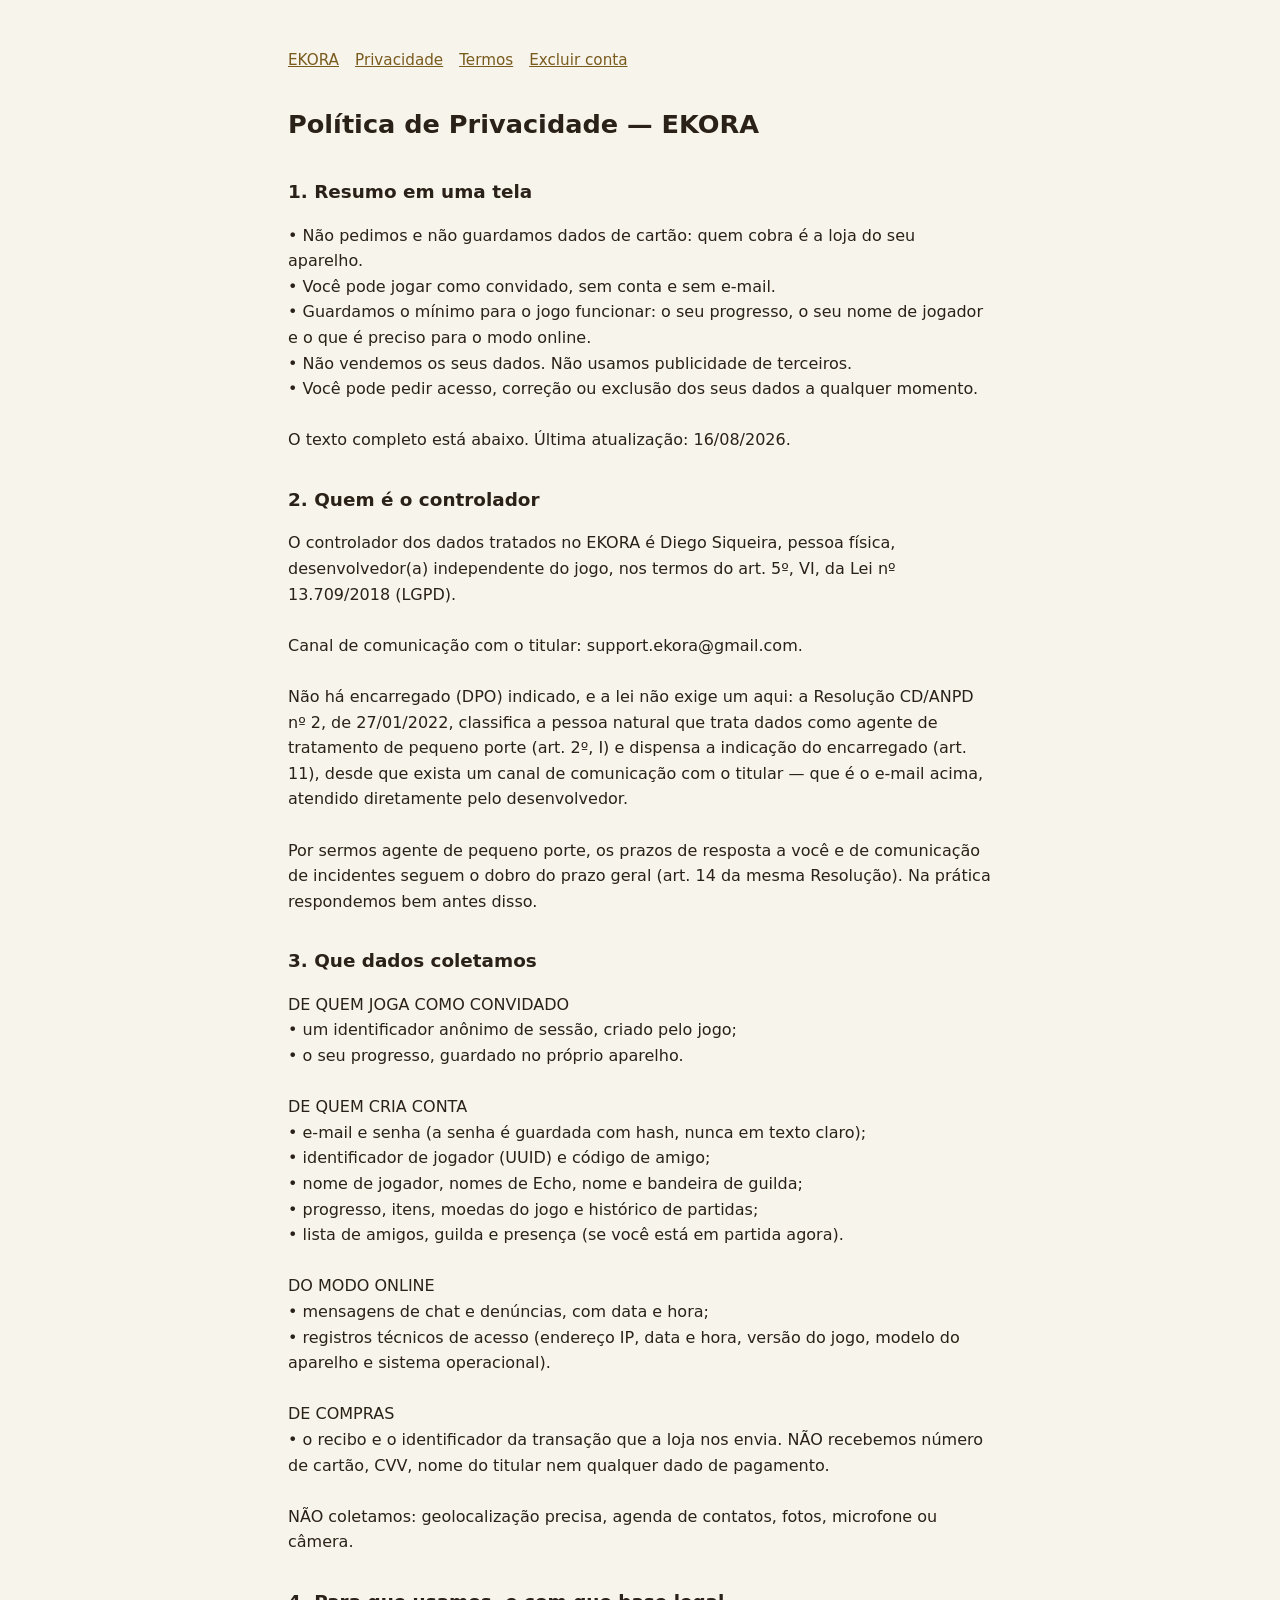
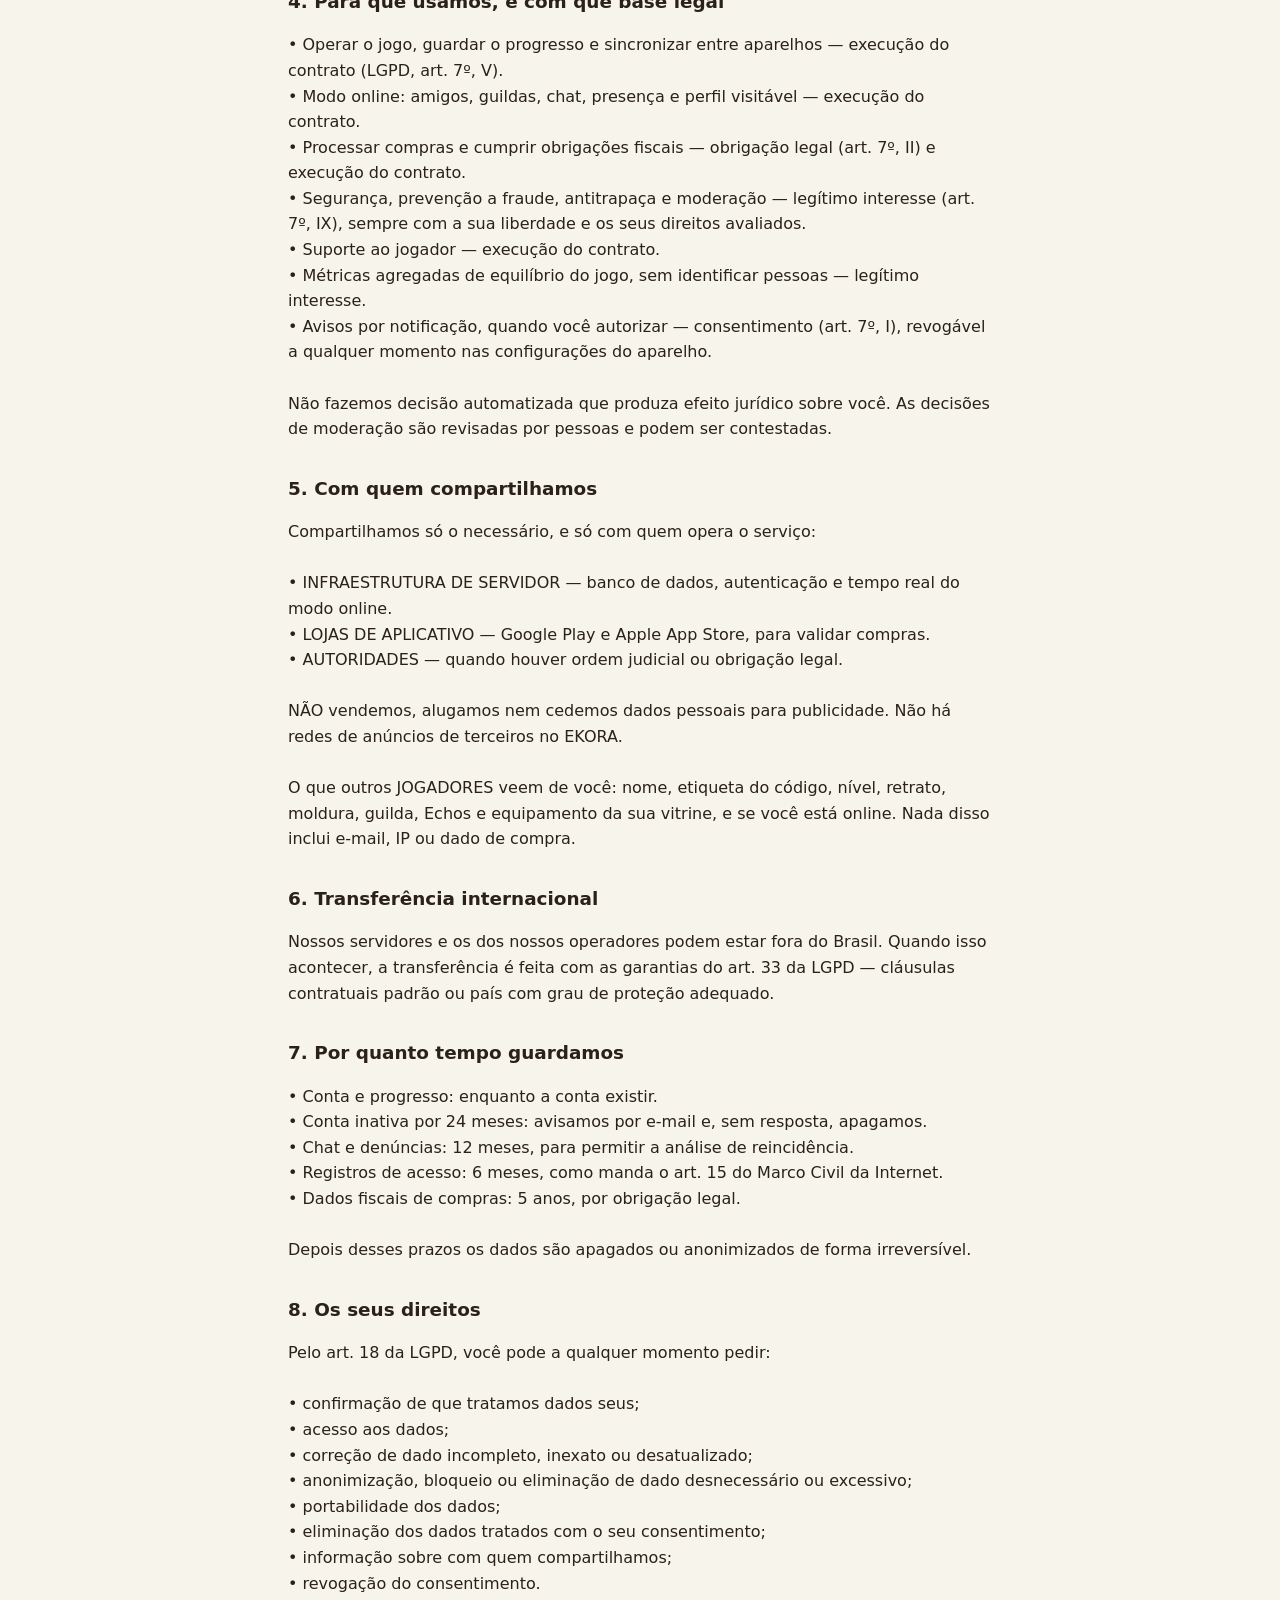
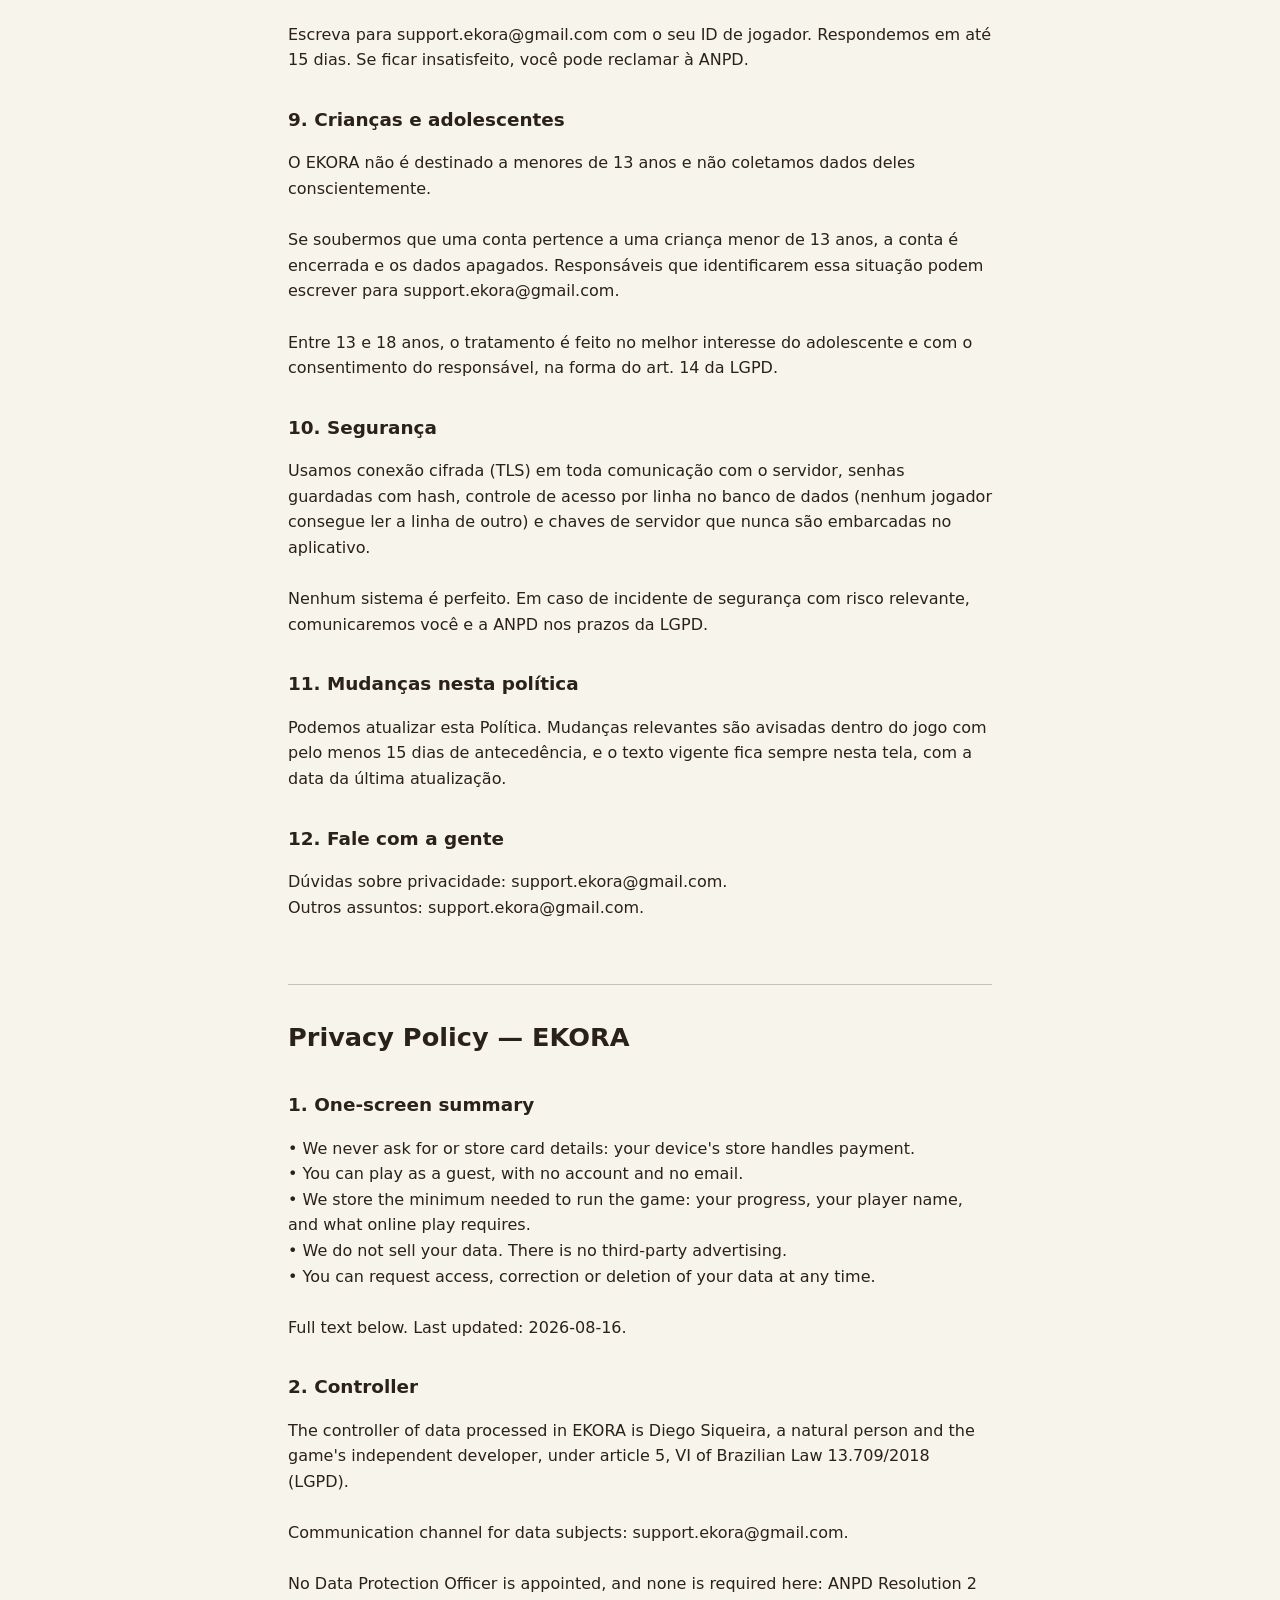
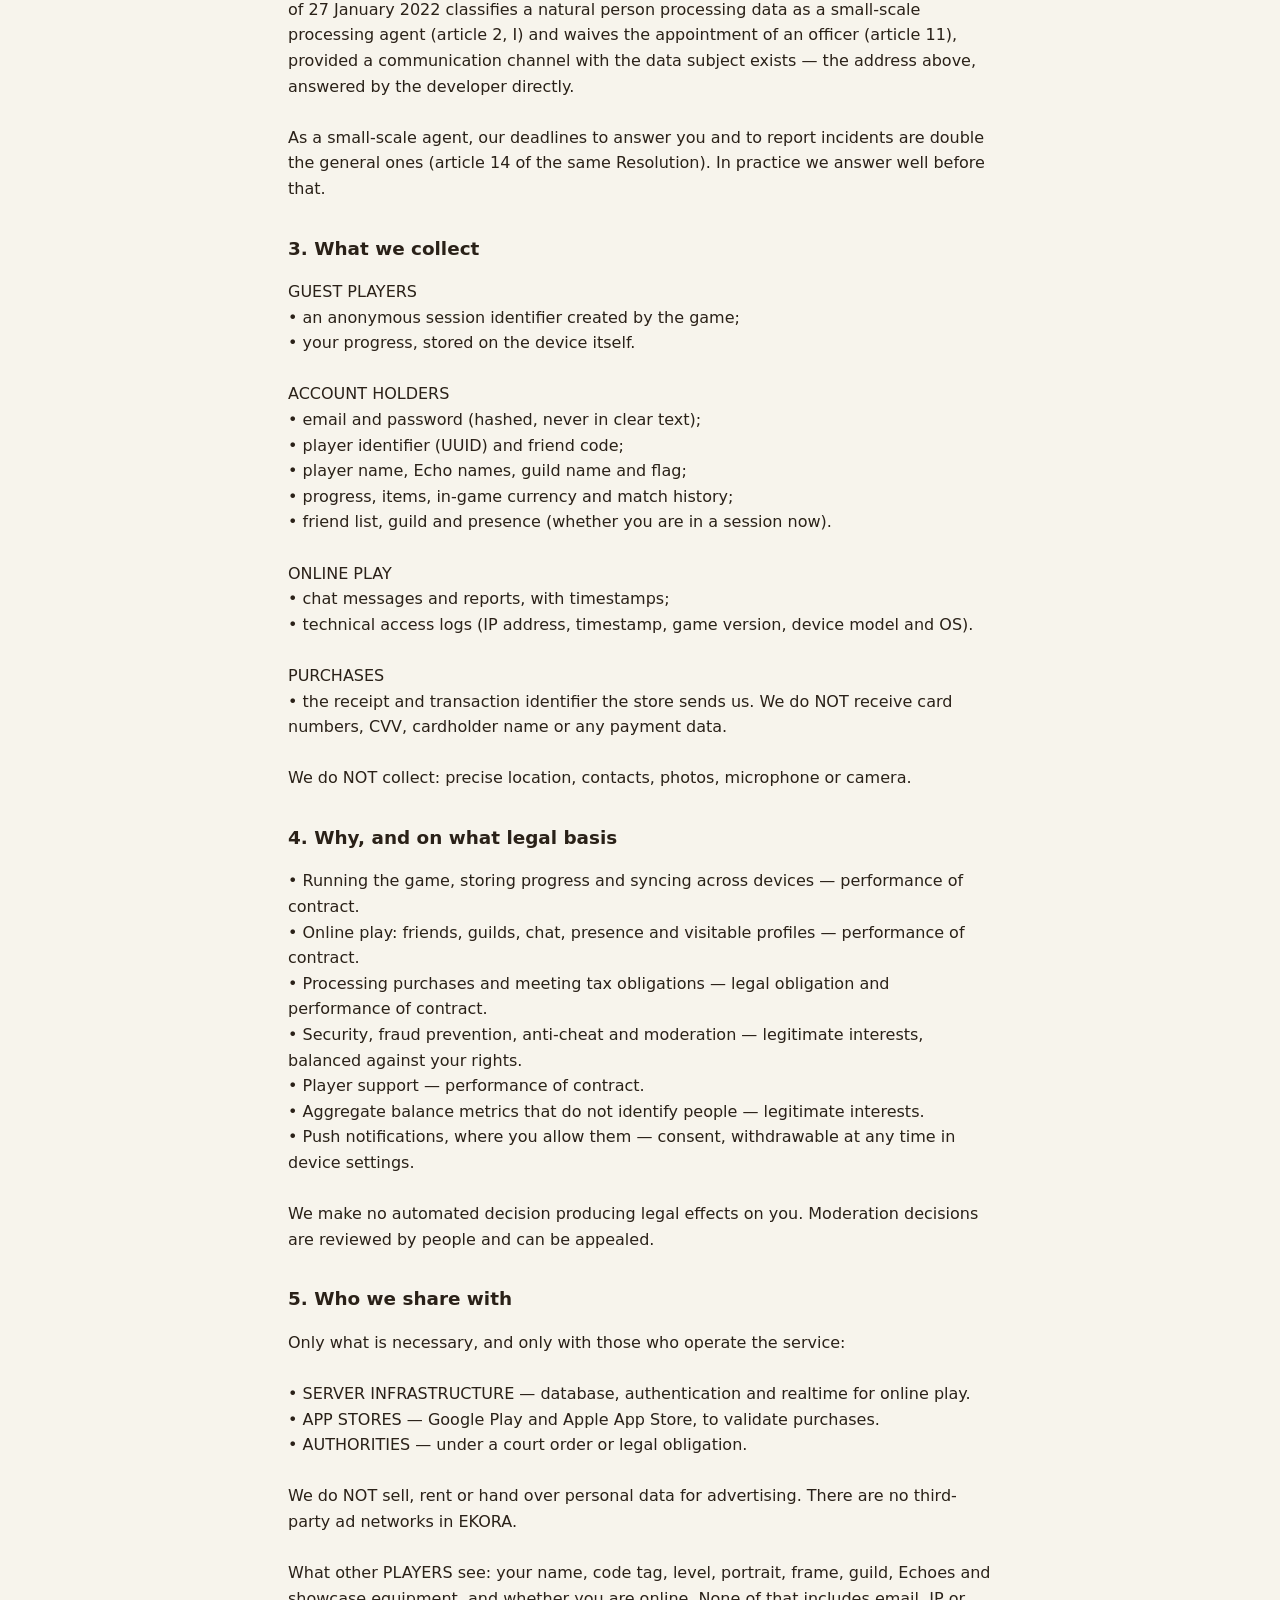
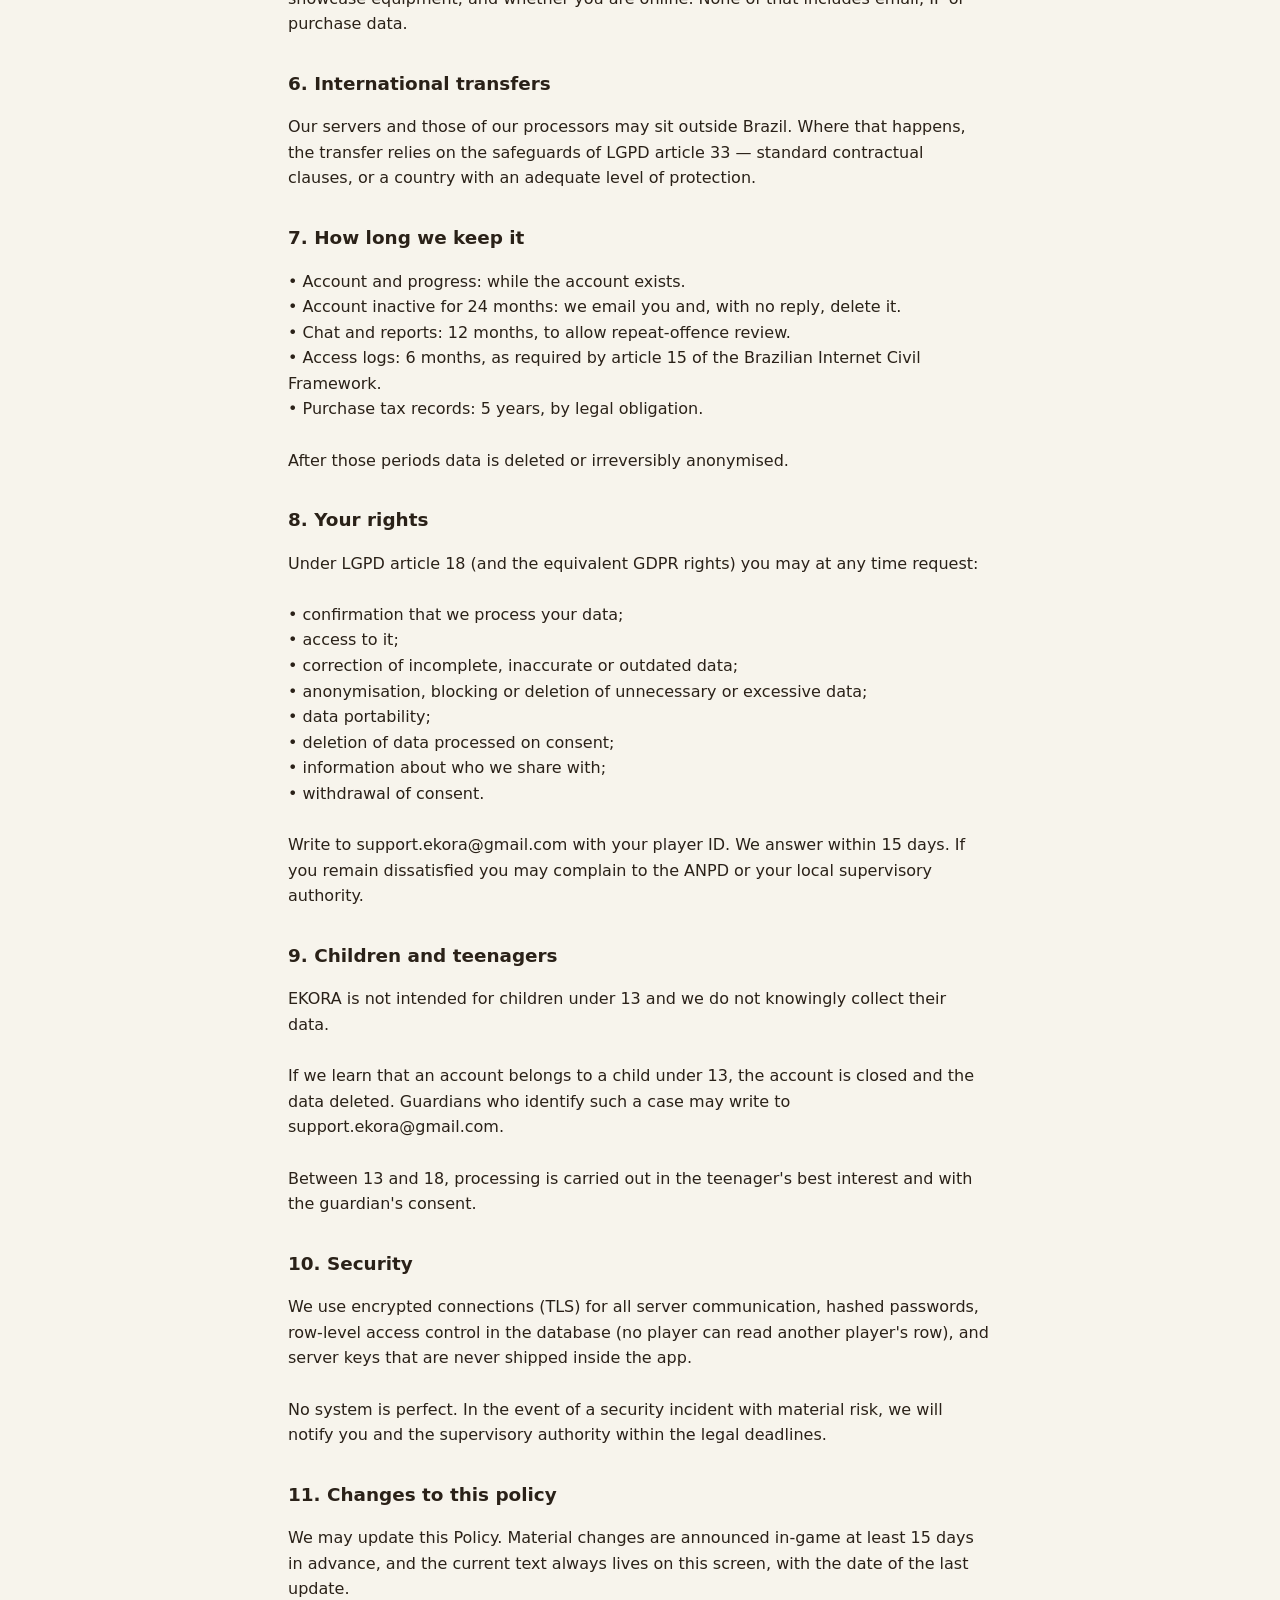
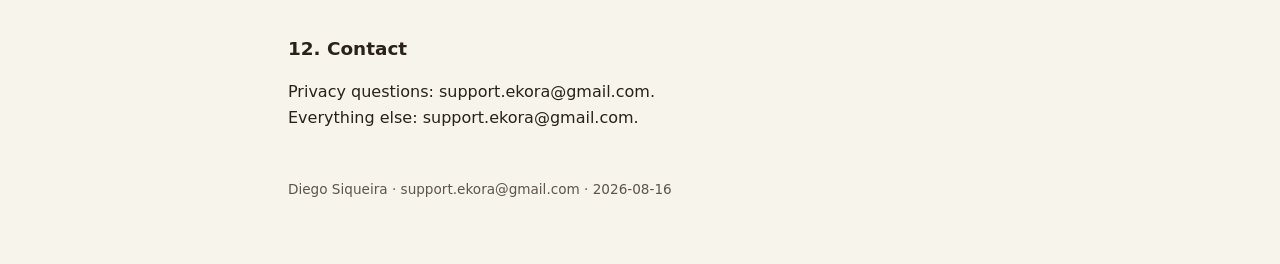
<file: privacidade-anterior.html>
<!doctype html><html lang="pt-BR"><head><meta charset="utf-8"><meta name="viewport" content="width=device-width, initial-scale=1"><title>Política de Privacidade — EKORA</title><style>
:root { color-scheme: light dark; }
body { margin: 0 auto; max-width: 44rem; padding: 2rem 1.25rem 4rem;
  font: 16px/1.6 system-ui, -apple-system, "Segoe UI", sans-serif;
  background: #f7f4ec; color: #2a2118; }
@media (prefers-color-scheme: dark) { body { background: #17130e; color: #e8e0d2; } }
h1 { font-size: 1.6rem; margin: 0 0 .25rem; }
h2 { font-size: 1.15rem; margin-top: 2rem; }
p { white-space: pre-line; }
nav { margin: 1rem 0 2rem; font-size: .95rem; }
nav a { margin-right: 1rem; }
a { color: #7a5b1e; } @media (prefers-color-scheme: dark) { a { color: #d9a94a; } }
footer { margin-top: 3rem; font-size: .85rem; opacity: .75; }
.idioma { margin-top: 4rem; border-top: 1px solid #0003; padding-top: 2rem; }
</style></head><body><nav><a href="index.html">EKORA</a><a href="privacidade.html">Privacidade</a><a href="termos.html">Termos</a><a href="excluir-conta.html">Excluir conta</a></nav><h1>Política de Privacidade — EKORA</h1><h2>1. Resumo em uma tela</h2><p>• Não pedimos e não guardamos dados de cartão: quem cobra é a loja do seu aparelho.
• Você pode jogar como convidado, sem conta e sem e-mail.
• Guardamos o mínimo para o jogo funcionar: o seu progresso, o seu nome de jogador e o que é preciso para o modo online.
• Não vendemos os seus dados. Não usamos publicidade de terceiros.
• Você pode pedir acesso, correção ou exclusão dos seus dados a qualquer momento.

O texto completo está abaixo. Última atualização: 16/08/2026.</p><h2>2. Quem é o controlador</h2><p>O controlador dos dados tratados no EKORA é Diego Siqueira, pessoa física, desenvolvedor(a) independente do jogo, nos termos do art. 5º, VI, da Lei nº 13.709/2018 (LGPD).

Canal de comunicação com o titular: support.ekora@gmail.com.

Não há encarregado (DPO) indicado, e a lei não exige um aqui: a Resolução CD/ANPD nº 2, de 27/01/2022, classifica a pessoa natural que trata dados como agente de tratamento de pequeno porte (art. 2º, I) e dispensa a indicação do encarregado (art. 11), desde que exista um canal de comunicação com o titular — que é o e-mail acima, atendido diretamente pelo desenvolvedor.

Por sermos agente de pequeno porte, os prazos de resposta a você e de comunicação de incidentes seguem o dobro do prazo geral (art. 14 da mesma Resolução). Na prática respondemos bem antes disso.</p><h2>3. Que dados coletamos</h2><p>DE QUEM JOGA COMO CONVIDADO
• um identificador anônimo de sessão, criado pelo jogo;
• o seu progresso, guardado no próprio aparelho.

DE QUEM CRIA CONTA
• e-mail e senha (a senha é guardada com hash, nunca em texto claro);
• identificador de jogador (UUID) e código de amigo;
• nome de jogador, nomes de Echo, nome e bandeira de guilda;
• progresso, itens, moedas do jogo e histórico de partidas;
• lista de amigos, guilda e presença (se você está em partida agora).

DO MODO ONLINE
• mensagens de chat e denúncias, com data e hora;
• registros técnicos de acesso (endereço IP, data e hora, versão do jogo, modelo do aparelho e sistema operacional).

DE COMPRAS
• o recibo e o identificador da transação que a loja nos envia. NÃO recebemos número de cartão, CVV, nome do titular nem qualquer dado de pagamento.

NÃO coletamos: geolocalização precisa, agenda de contatos, fotos, microfone ou câmera.</p><h2>4. Para que usamos, e com que base legal</h2><p>• Operar o jogo, guardar o progresso e sincronizar entre aparelhos — execução do contrato (LGPD, art. 7º, V).
• Modo online: amigos, guildas, chat, presença e perfil visitável — execução do contrato.
• Processar compras e cumprir obrigações fiscais — obrigação legal (art. 7º, II) e execução do contrato.
• Segurança, prevenção a fraude, antitrapaça e moderação — legítimo interesse (art. 7º, IX), sempre com a sua liberdade e os seus direitos avaliados.
• Suporte ao jogador — execução do contrato.
• Métricas agregadas de equilíbrio do jogo, sem identificar pessoas — legítimo interesse.
• Avisos por notificação, quando você autorizar — consentimento (art. 7º, I), revogável a qualquer momento nas configurações do aparelho.

Não fazemos decisão automatizada que produza efeito jurídico sobre você. As decisões de moderação são revisadas por pessoas e podem ser contestadas.</p><h2>5. Com quem compartilhamos</h2><p>Compartilhamos só o necessário, e só com quem opera o serviço:

• INFRAESTRUTURA DE SERVIDOR — banco de dados, autenticação e tempo real do modo online.
• LOJAS DE APLICATIVO — Google Play e Apple App Store, para validar compras.
• AUTORIDADES — quando houver ordem judicial ou obrigação legal.

NÃO vendemos, alugamos nem cedemos dados pessoais para publicidade. Não há redes de anúncios de terceiros no EKORA.

O que outros JOGADORES veem de você: nome, etiqueta do código, nível, retrato, moldura, guilda, Echos e equipamento da sua vitrine, e se você está online. Nada disso inclui e-mail, IP ou dado de compra.</p><h2>6. Transferência internacional</h2><p>Nossos servidores e os dos nossos operadores podem estar fora do Brasil. Quando isso acontecer, a transferência é feita com as garantias do art. 33 da LGPD — cláusulas contratuais padrão ou país com grau de proteção adequado.</p><h2>7. Por quanto tempo guardamos</h2><p>• Conta e progresso: enquanto a conta existir.
• Conta inativa por 24 meses: avisamos por e-mail e, sem resposta, apagamos.
• Chat e denúncias: 12 meses, para permitir a análise de reincidência.
• Registros de acesso: 6 meses, como manda o art. 15 do Marco Civil da Internet.
• Dados fiscais de compras: 5 anos, por obrigação legal.

Depois desses prazos os dados são apagados ou anonimizados de forma irreversível.</p><h2>8. Os seus direitos</h2><p>Pelo art. 18 da LGPD, você pode a qualquer momento pedir:

• confirmação de que tratamos dados seus;
• acesso aos dados;
• correção de dado incompleto, inexato ou desatualizado;
• anonimização, bloqueio ou eliminação de dado desnecessário ou excessivo;
• portabilidade dos dados;
• eliminação dos dados tratados com o seu consentimento;
• informação sobre com quem compartilhamos;
• revogação do consentimento.

Escreva para support.ekora@gmail.com com o seu ID de jogador. Respondemos em até 15 dias. Se ficar insatisfeito, você pode reclamar à ANPD.</p><h2>9. Crianças e adolescentes</h2><p>O EKORA não é destinado a menores de 13 anos e não coletamos dados deles conscientemente.

Se soubermos que uma conta pertence a uma criança menor de 13 anos, a conta é encerrada e os dados apagados. Responsáveis que identificarem essa situação podem escrever para support.ekora@gmail.com.

Entre 13 e 18 anos, o tratamento é feito no melhor interesse do adolescente e com o consentimento do responsável, na forma do art. 14 da LGPD.</p><h2>10. Segurança</h2><p>Usamos conexão cifrada (TLS) em toda comunicação com o servidor, senhas guardadas com hash, controle de acesso por linha no banco de dados (nenhum jogador consegue ler a linha de outro) e chaves de servidor que nunca são embarcadas no aplicativo.

Nenhum sistema é perfeito. Em caso de incidente de segurança com risco relevante, comunicaremos você e a ANPD nos prazos da LGPD.</p><h2>11. Mudanças nesta política</h2><p>Podemos atualizar esta Política. Mudanças relevantes são avisadas dentro do jogo com pelo menos 15 dias de antecedência, e o texto vigente fica sempre nesta tela, com a data da última atualização.</p><h2>12. Fale com a gente</h2><p>Dúvidas sobre privacidade: support.ekora@gmail.com.
Outros assuntos: support.ekora@gmail.com.</p><div class="idioma"><h1>Privacy Policy — EKORA</h1><h2>1. One-screen summary</h2><p>• We never ask for or store card details: your device&#x27;s store handles payment.
• You can play as a guest, with no account and no email.
• We store the minimum needed to run the game: your progress, your player name, and what online play requires.
• We do not sell your data. There is no third-party advertising.
• You can request access, correction or deletion of your data at any time.

Full text below. Last updated: 2026-08-16.</p><h2>2. Controller</h2><p>The controller of data processed in EKORA is Diego Siqueira, a natural person and the game&#x27;s independent developer, under article 5, VI of Brazilian Law 13.709/2018 (LGPD).

Communication channel for data subjects: support.ekora@gmail.com.

No Data Protection Officer is appointed, and none is required here: ANPD Resolution 2 of 27 January 2022 classifies a natural person processing data as a small-scale processing agent (article 2, I) and waives the appointment of an officer (article 11), provided a communication channel with the data subject exists — the address above, answered by the developer directly.

As a small-scale agent, our deadlines to answer you and to report incidents are double the general ones (article 14 of the same Resolution). In practice we answer well before that.</p><h2>3. What we collect</h2><p>GUEST PLAYERS
• an anonymous session identifier created by the game;
• your progress, stored on the device itself.

ACCOUNT HOLDERS
• email and password (hashed, never in clear text);
• player identifier (UUID) and friend code;
• player name, Echo names, guild name and flag;
• progress, items, in-game currency and match history;
• friend list, guild and presence (whether you are in a session now).

ONLINE PLAY
• chat messages and reports, with timestamps;
• technical access logs (IP address, timestamp, game version, device model and OS).

PURCHASES
• the receipt and transaction identifier the store sends us. We do NOT receive card numbers, CVV, cardholder name or any payment data.

We do NOT collect: precise location, contacts, photos, microphone or camera.</p><h2>4. Why, and on what legal basis</h2><p>• Running the game, storing progress and syncing across devices — performance of contract.
• Online play: friends, guilds, chat, presence and visitable profiles — performance of contract.
• Processing purchases and meeting tax obligations — legal obligation and performance of contract.
• Security, fraud prevention, anti-cheat and moderation — legitimate interests, balanced against your rights.
• Player support — performance of contract.
• Aggregate balance metrics that do not identify people — legitimate interests.
• Push notifications, where you allow them — consent, withdrawable at any time in device settings.

We make no automated decision producing legal effects on you. Moderation decisions are reviewed by people and can be appealed.</p><h2>5. Who we share with</h2><p>Only what is necessary, and only with those who operate the service:

• SERVER INFRASTRUCTURE — database, authentication and realtime for online play.
• APP STORES — Google Play and Apple App Store, to validate purchases.
• AUTHORITIES — under a court order or legal obligation.

We do NOT sell, rent or hand over personal data for advertising. There are no third-party ad networks in EKORA.

What other PLAYERS see: your name, code tag, level, portrait, frame, guild, Echoes and showcase equipment, and whether you are online. None of that includes email, IP or purchase data.</p><h2>6. International transfers</h2><p>Our servers and those of our processors may sit outside Brazil. Where that happens, the transfer relies on the safeguards of LGPD article 33 — standard contractual clauses, or a country with an adequate level of protection.</p><h2>7. How long we keep it</h2><p>• Account and progress: while the account exists.
• Account inactive for 24 months: we email you and, with no reply, delete it.
• Chat and reports: 12 months, to allow repeat-offence review.
• Access logs: 6 months, as required by article 15 of the Brazilian Internet Civil Framework.
• Purchase tax records: 5 years, by legal obligation.

After those periods data is deleted or irreversibly anonymised.</p><h2>8. Your rights</h2><p>Under LGPD article 18 (and the equivalent GDPR rights) you may at any time request:

• confirmation that we process your data;
• access to it;
• correction of incomplete, inaccurate or outdated data;
• anonymisation, blocking or deletion of unnecessary or excessive data;
• data portability;
• deletion of data processed on consent;
• information about who we share with;
• withdrawal of consent.

Write to support.ekora@gmail.com with your player ID. We answer within 15 days. If you remain dissatisfied you may complain to the ANPD or your local supervisory authority.</p><h2>9. Children and teenagers</h2><p>EKORA is not intended for children under 13 and we do not knowingly collect their data.

If we learn that an account belongs to a child under 13, the account is closed and the data deleted. Guardians who identify such a case may write to support.ekora@gmail.com.

Between 13 and 18, processing is carried out in the teenager&#x27;s best interest and with the guardian&#x27;s consent.</p><h2>10. Security</h2><p>We use encrypted connections (TLS) for all server communication, hashed passwords, row-level access control in the database (no player can read another player&#x27;s row), and server keys that are never shipped inside the app.

No system is perfect. In the event of a security incident with material risk, we will notify you and the supervisory authority within the legal deadlines.</p><h2>11. Changes to this policy</h2><p>We may update this Policy. Material changes are announced in-game at least 15 days in advance, and the current text always lives on this screen, with the date of the last update.</p><h2>12. Contact</h2><p>Privacy questions: support.ekora@gmail.com.
Everything else: support.ekora@gmail.com.</p></div><footer>Diego Siqueira · support.ekora@gmail.com · 2026-08-16</footer></body></html>
</file>
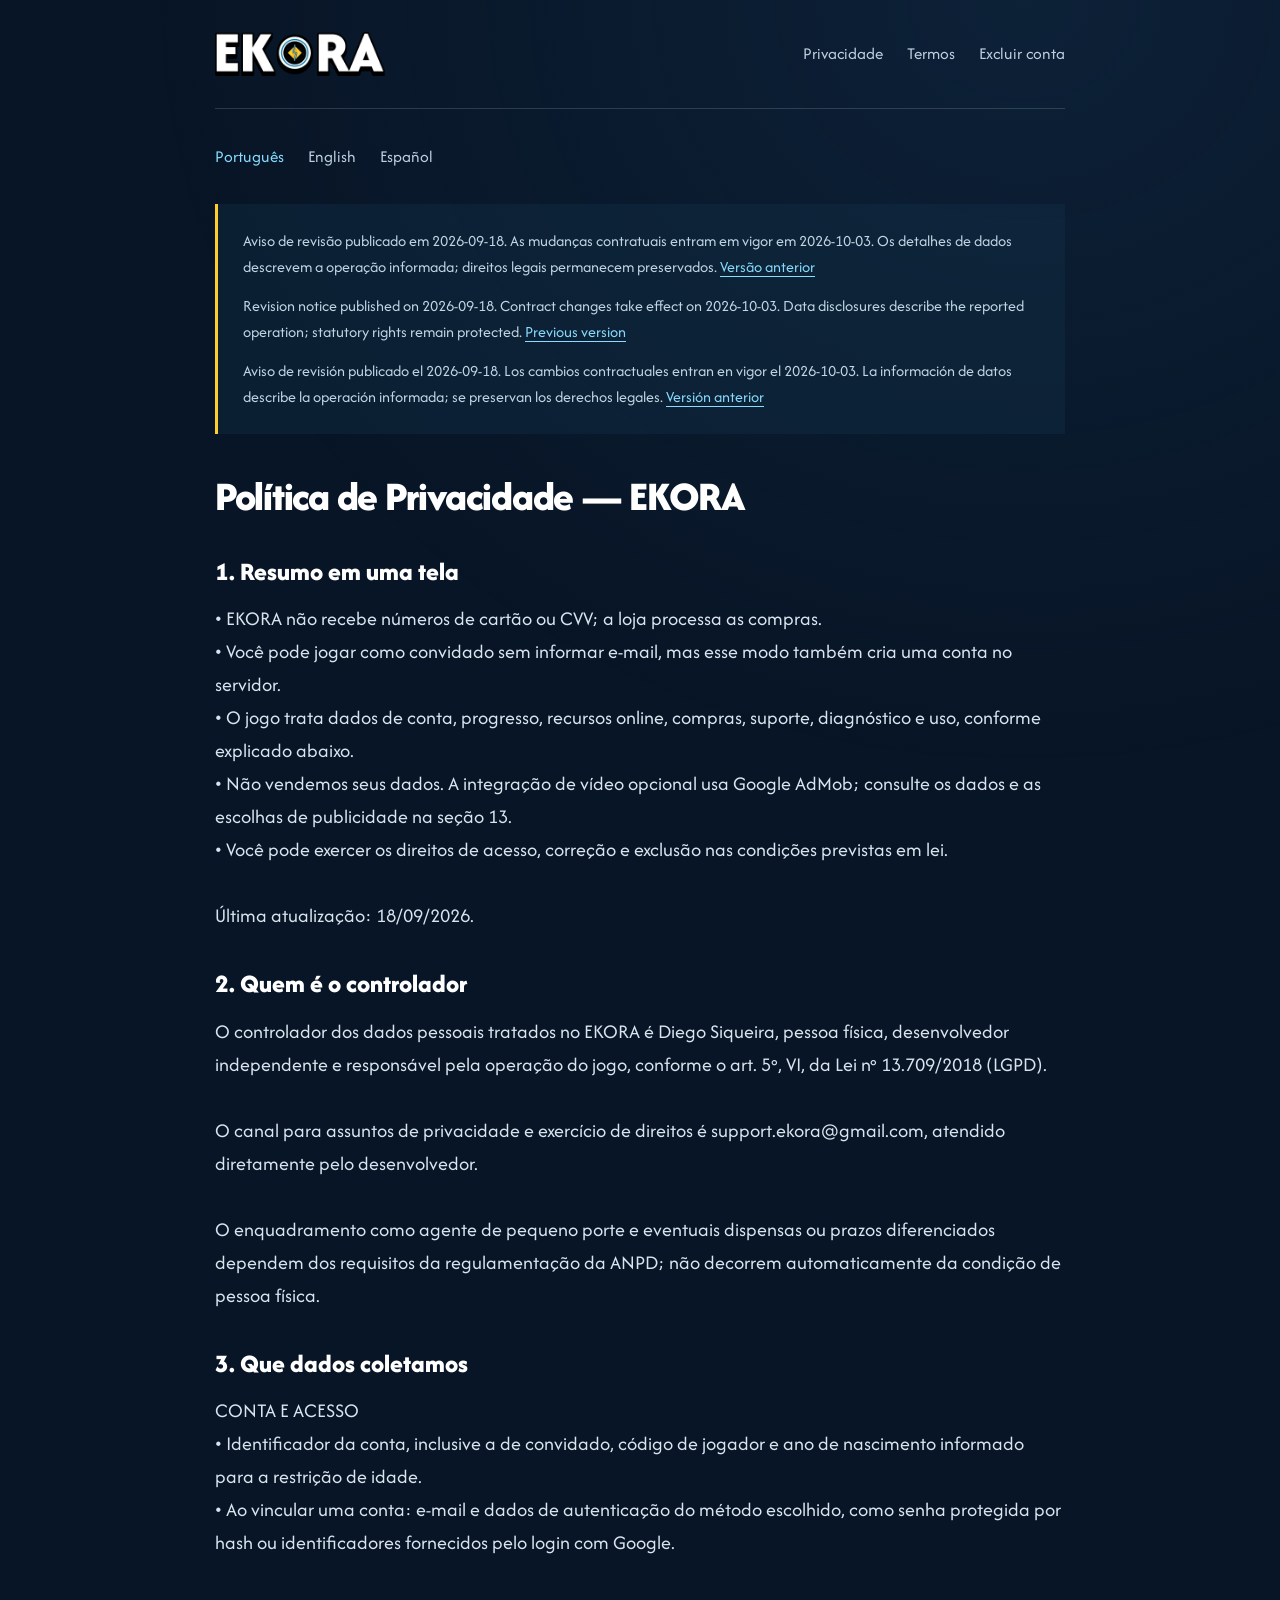
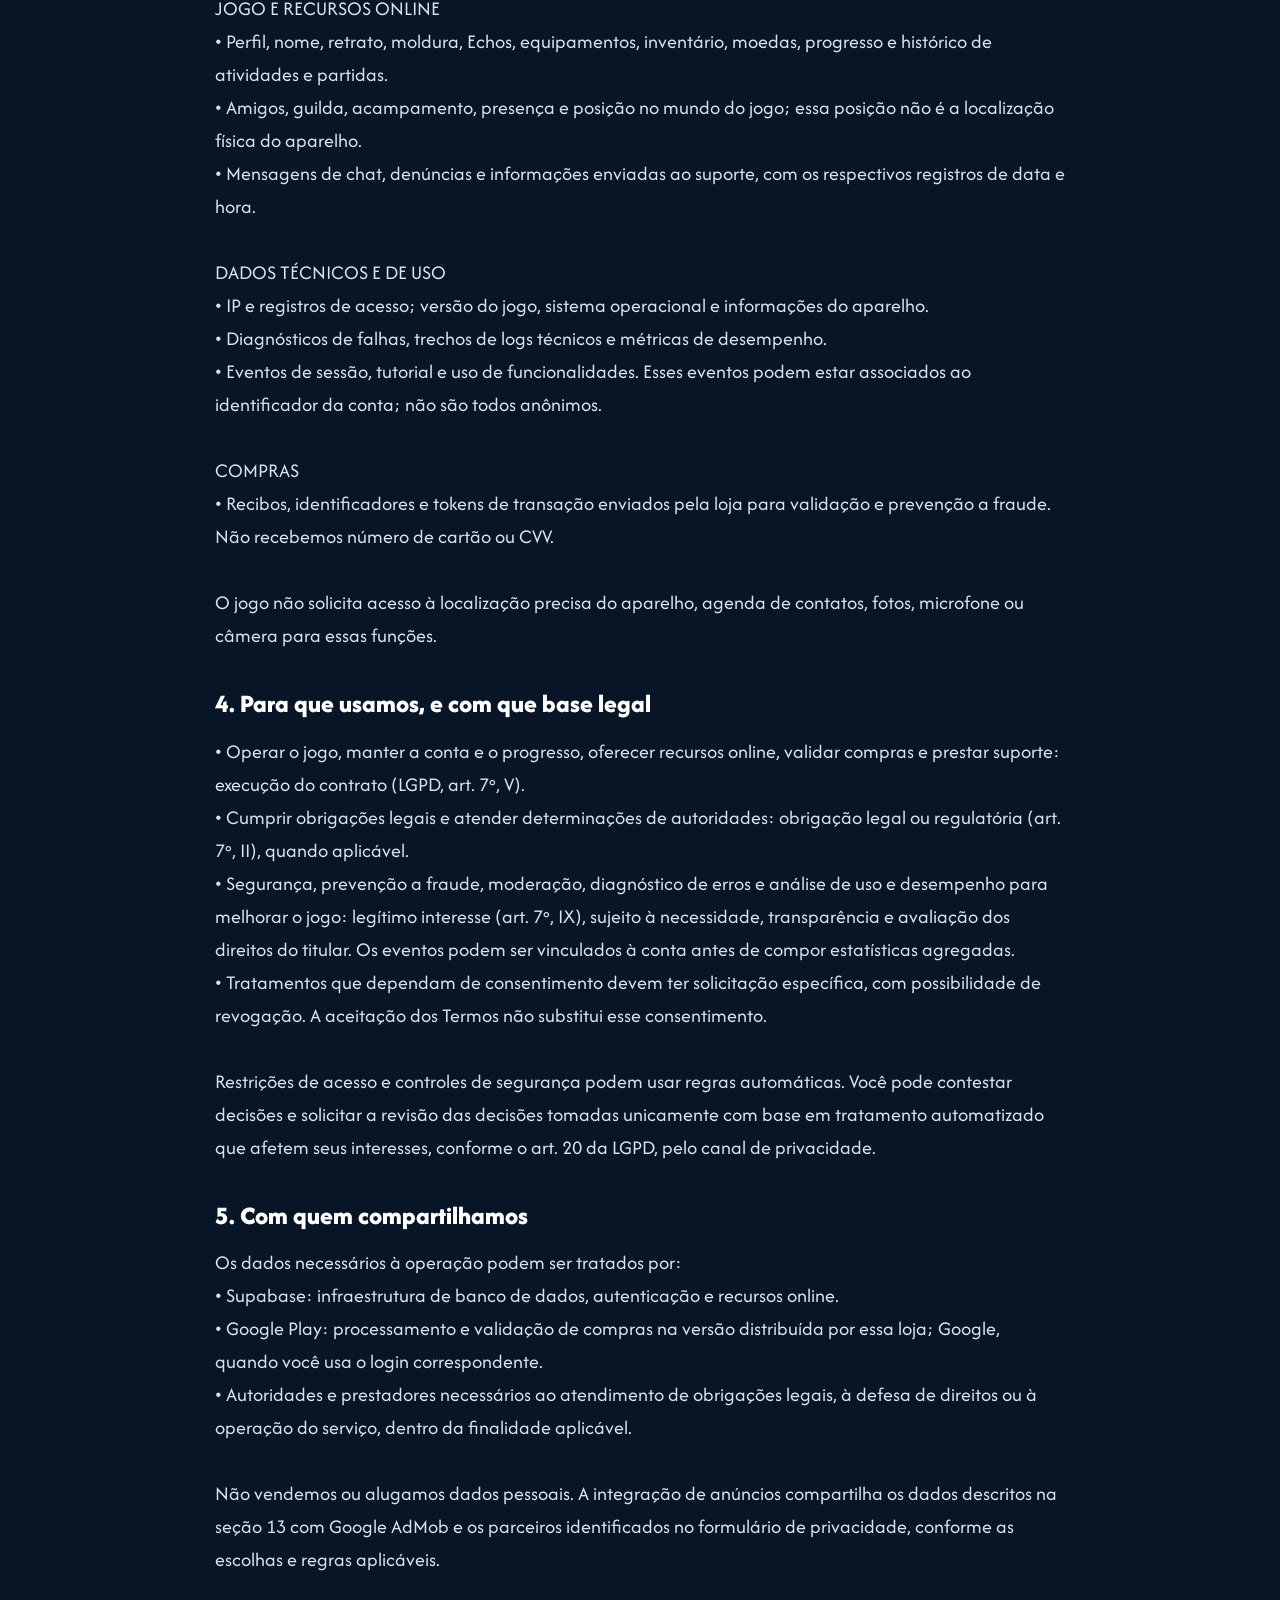
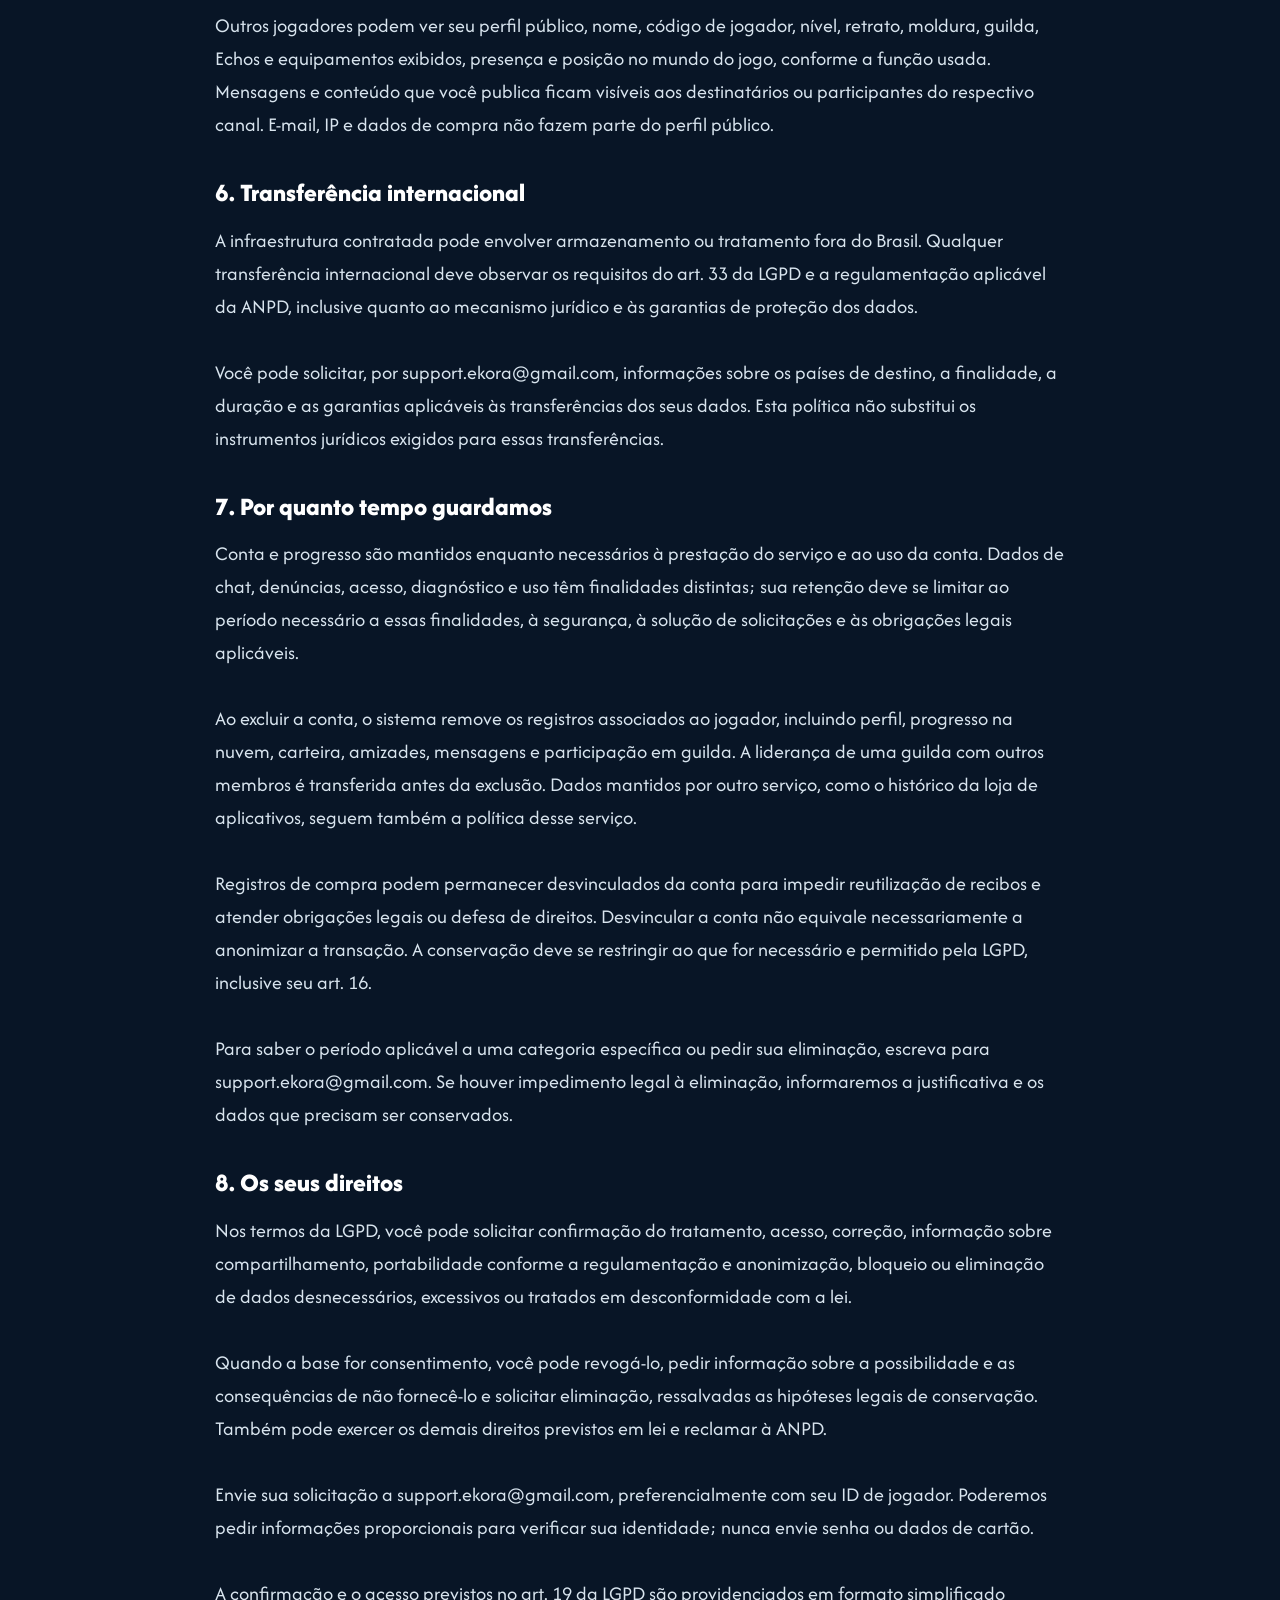
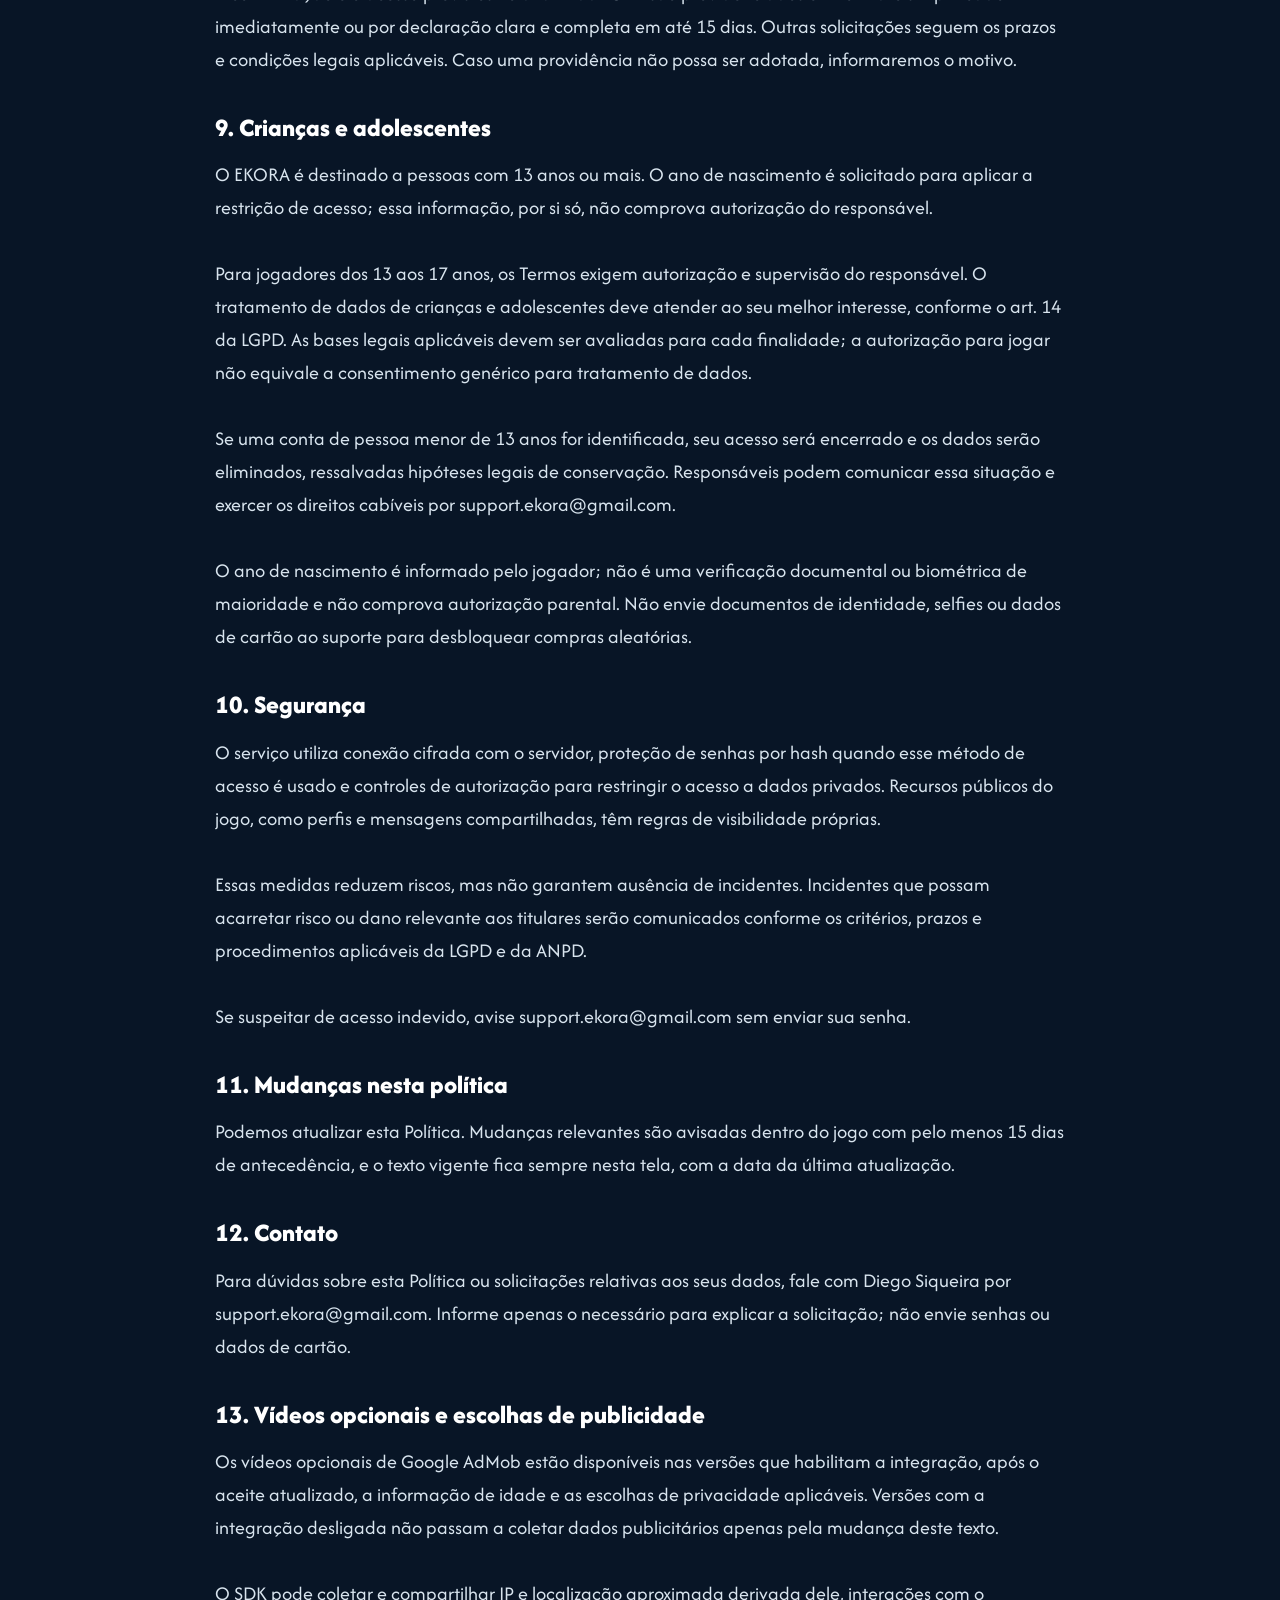
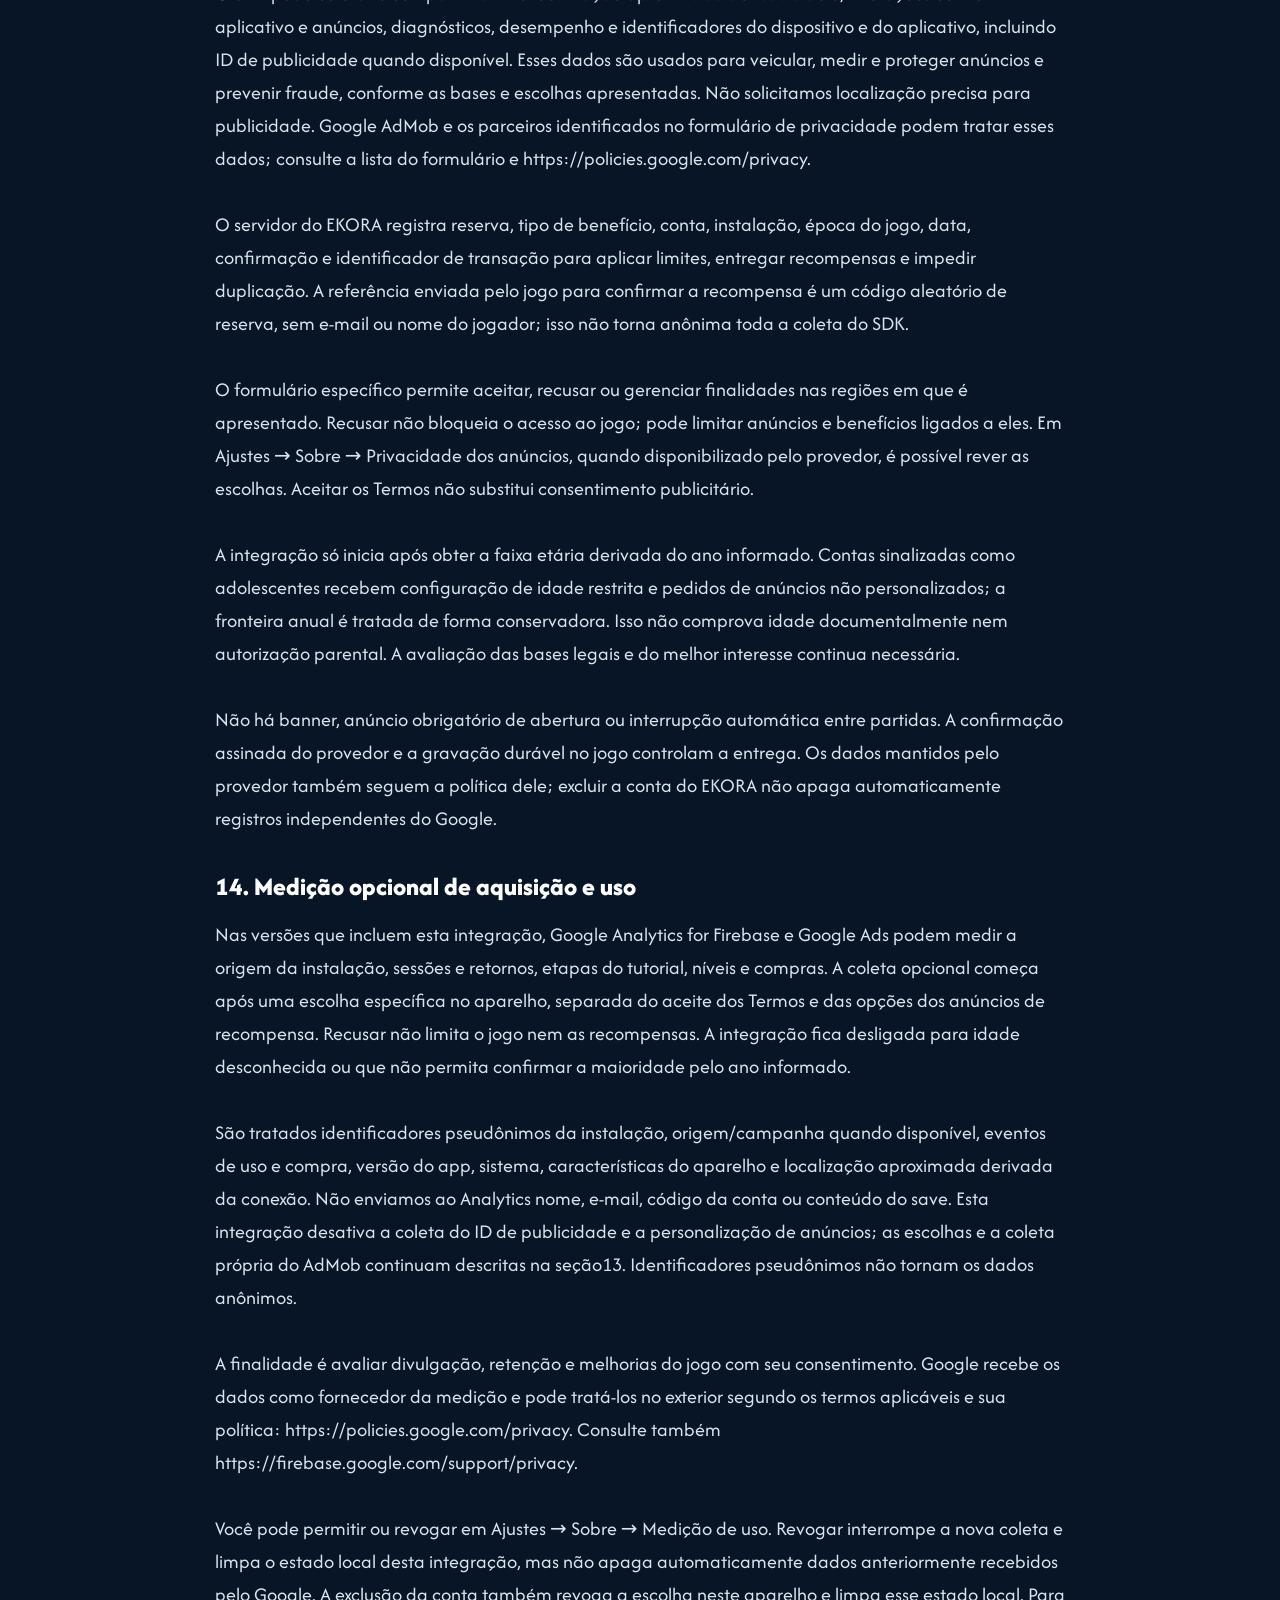
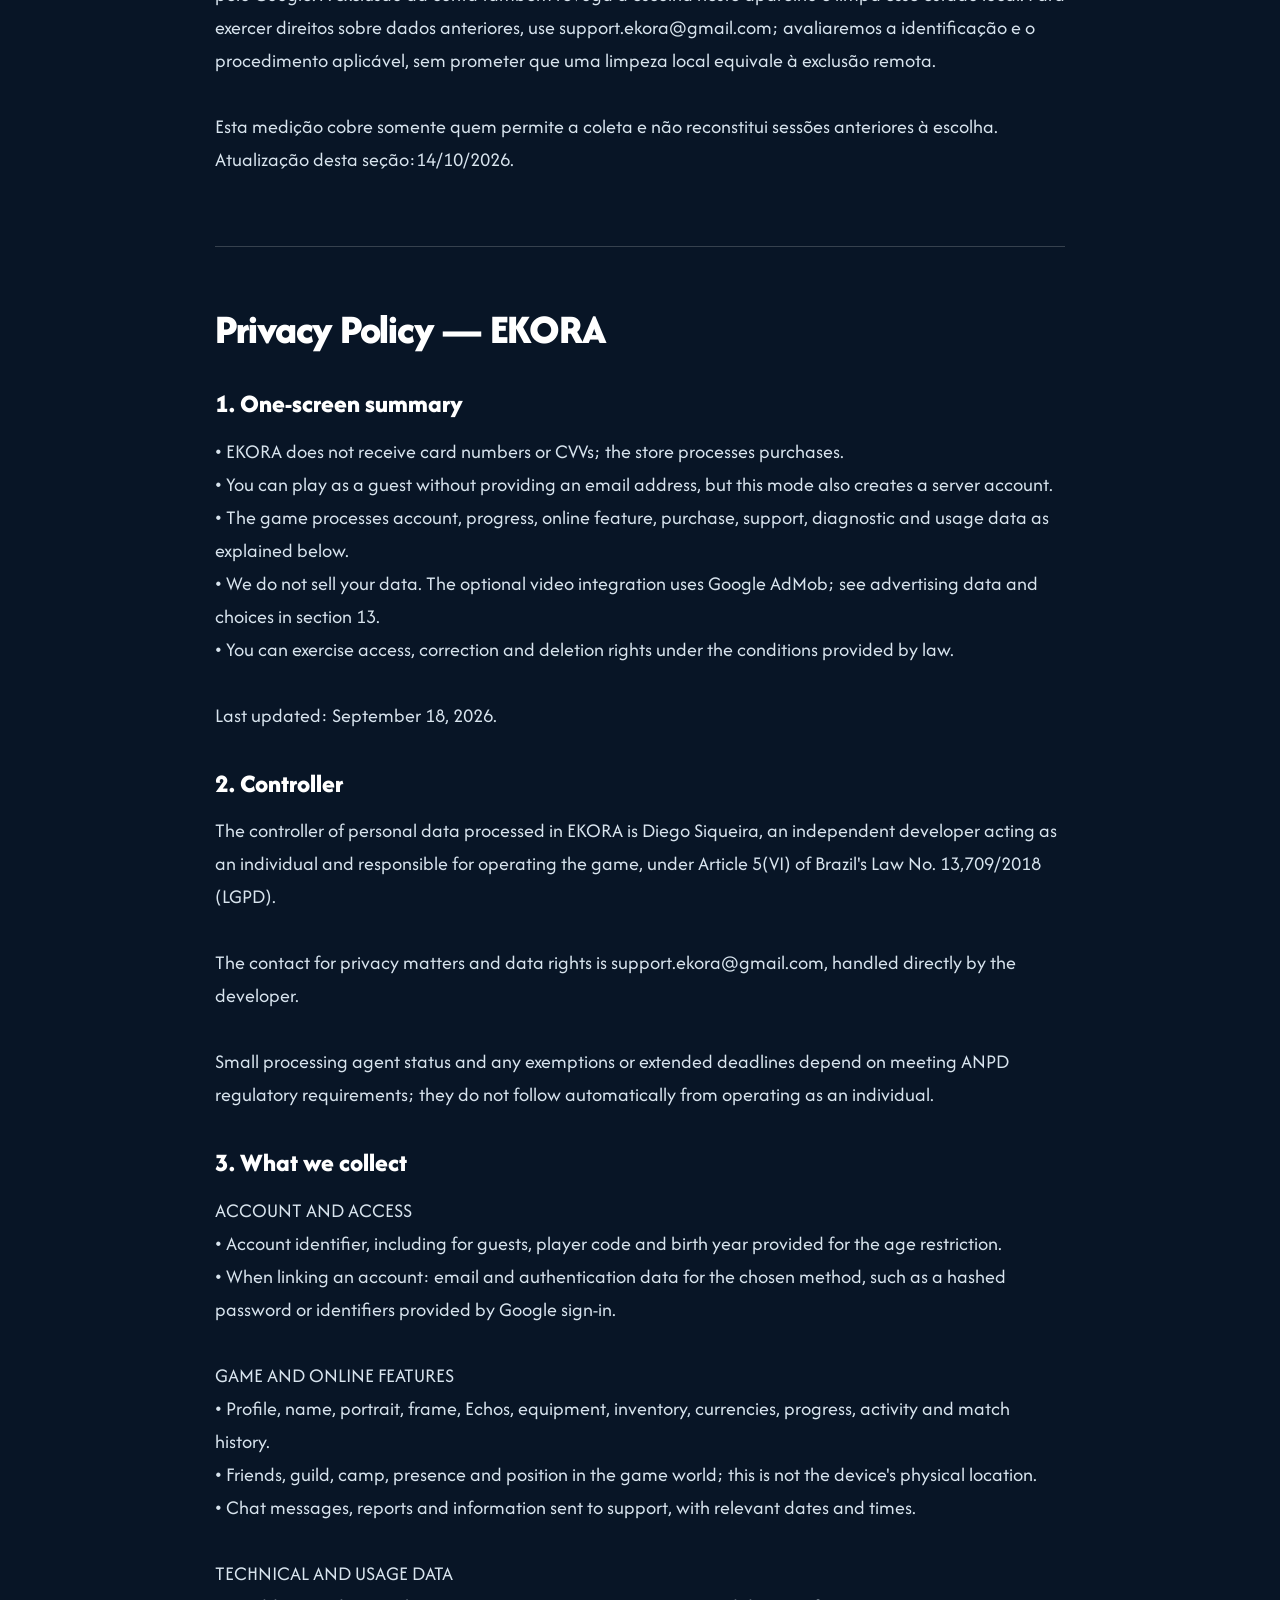
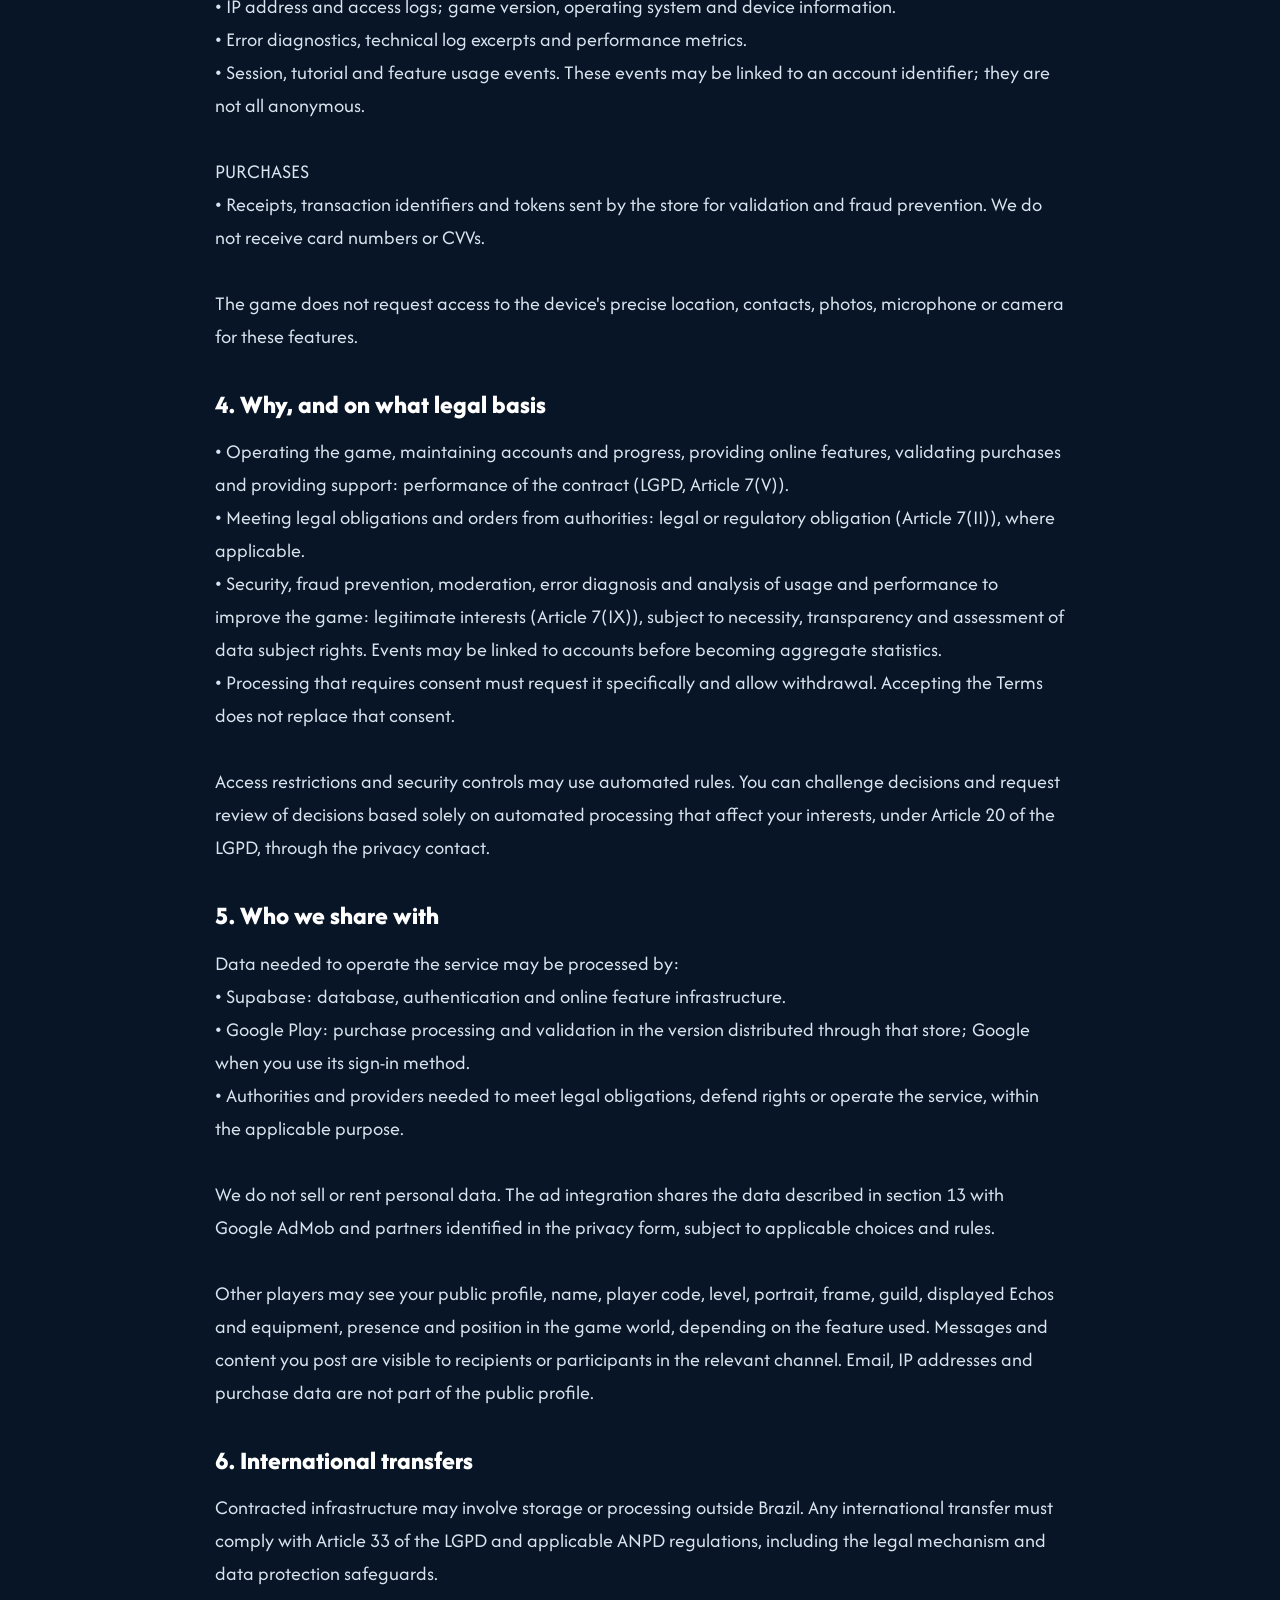
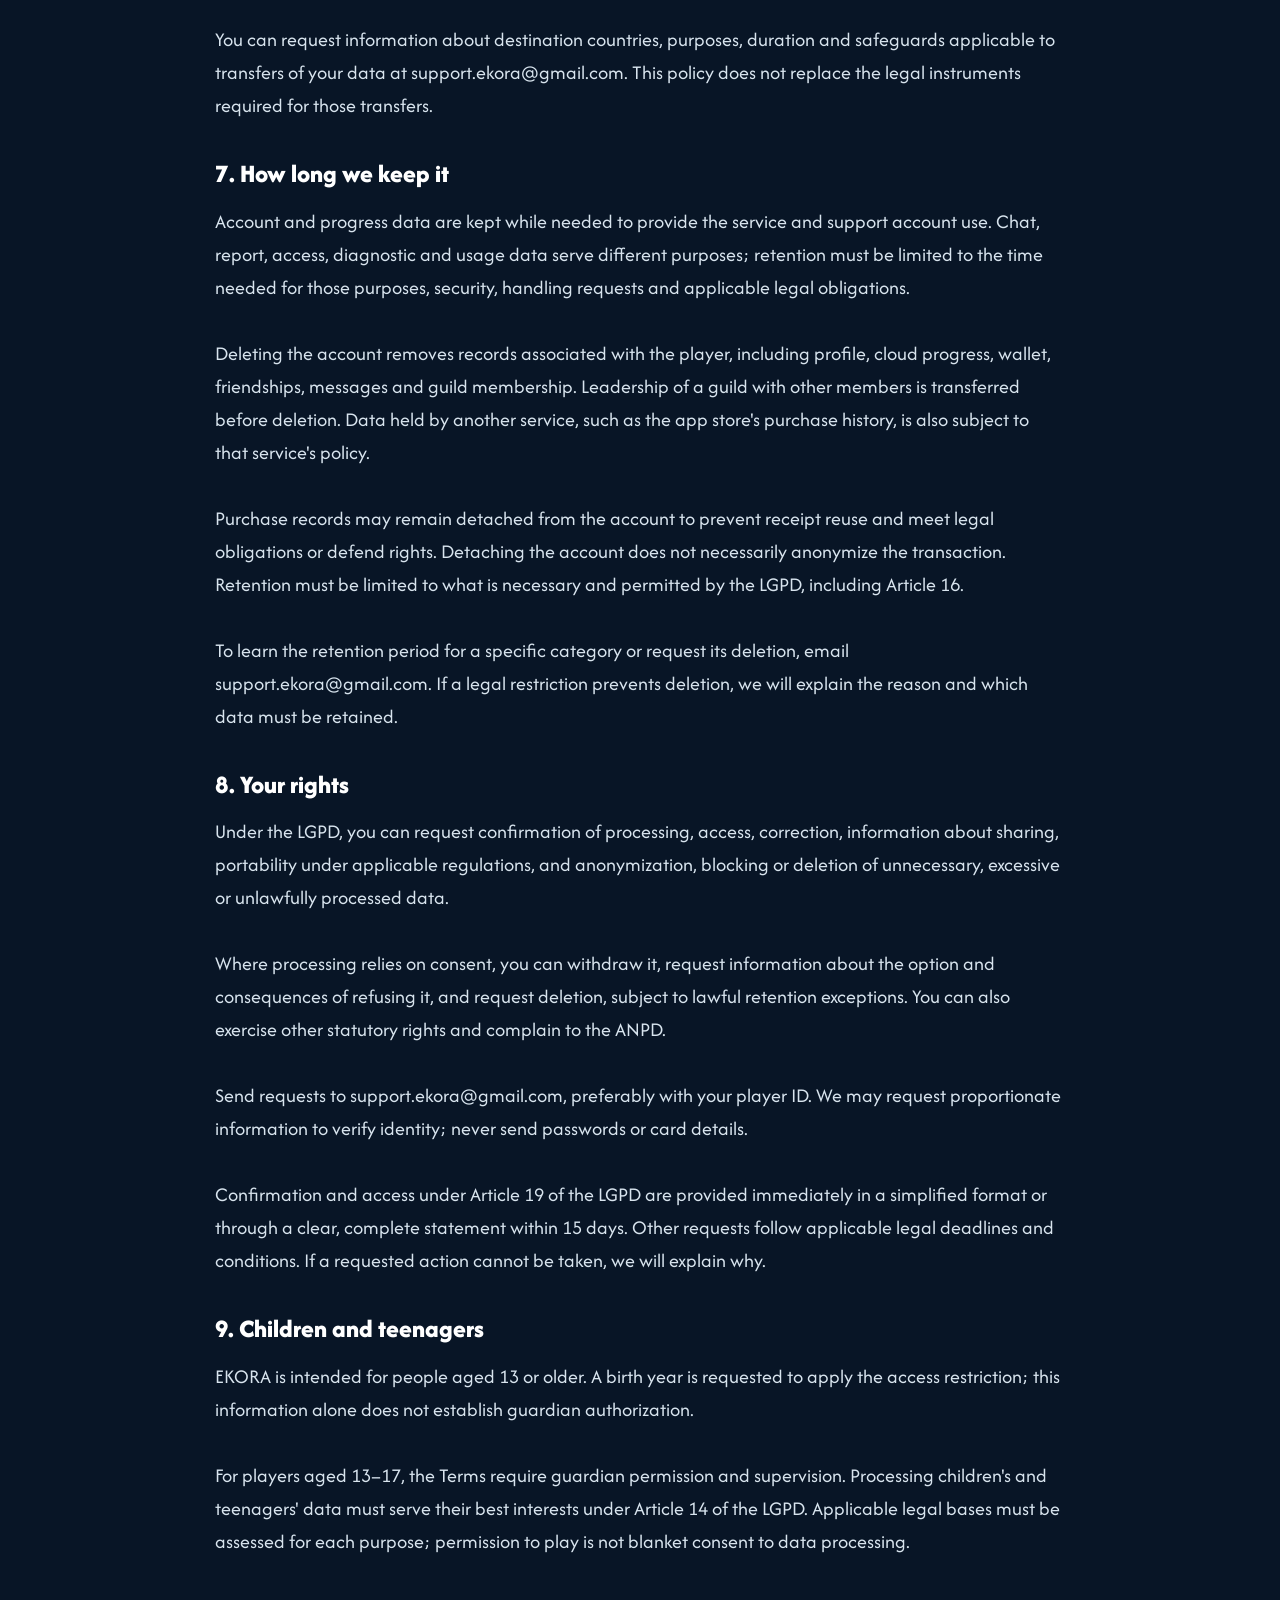
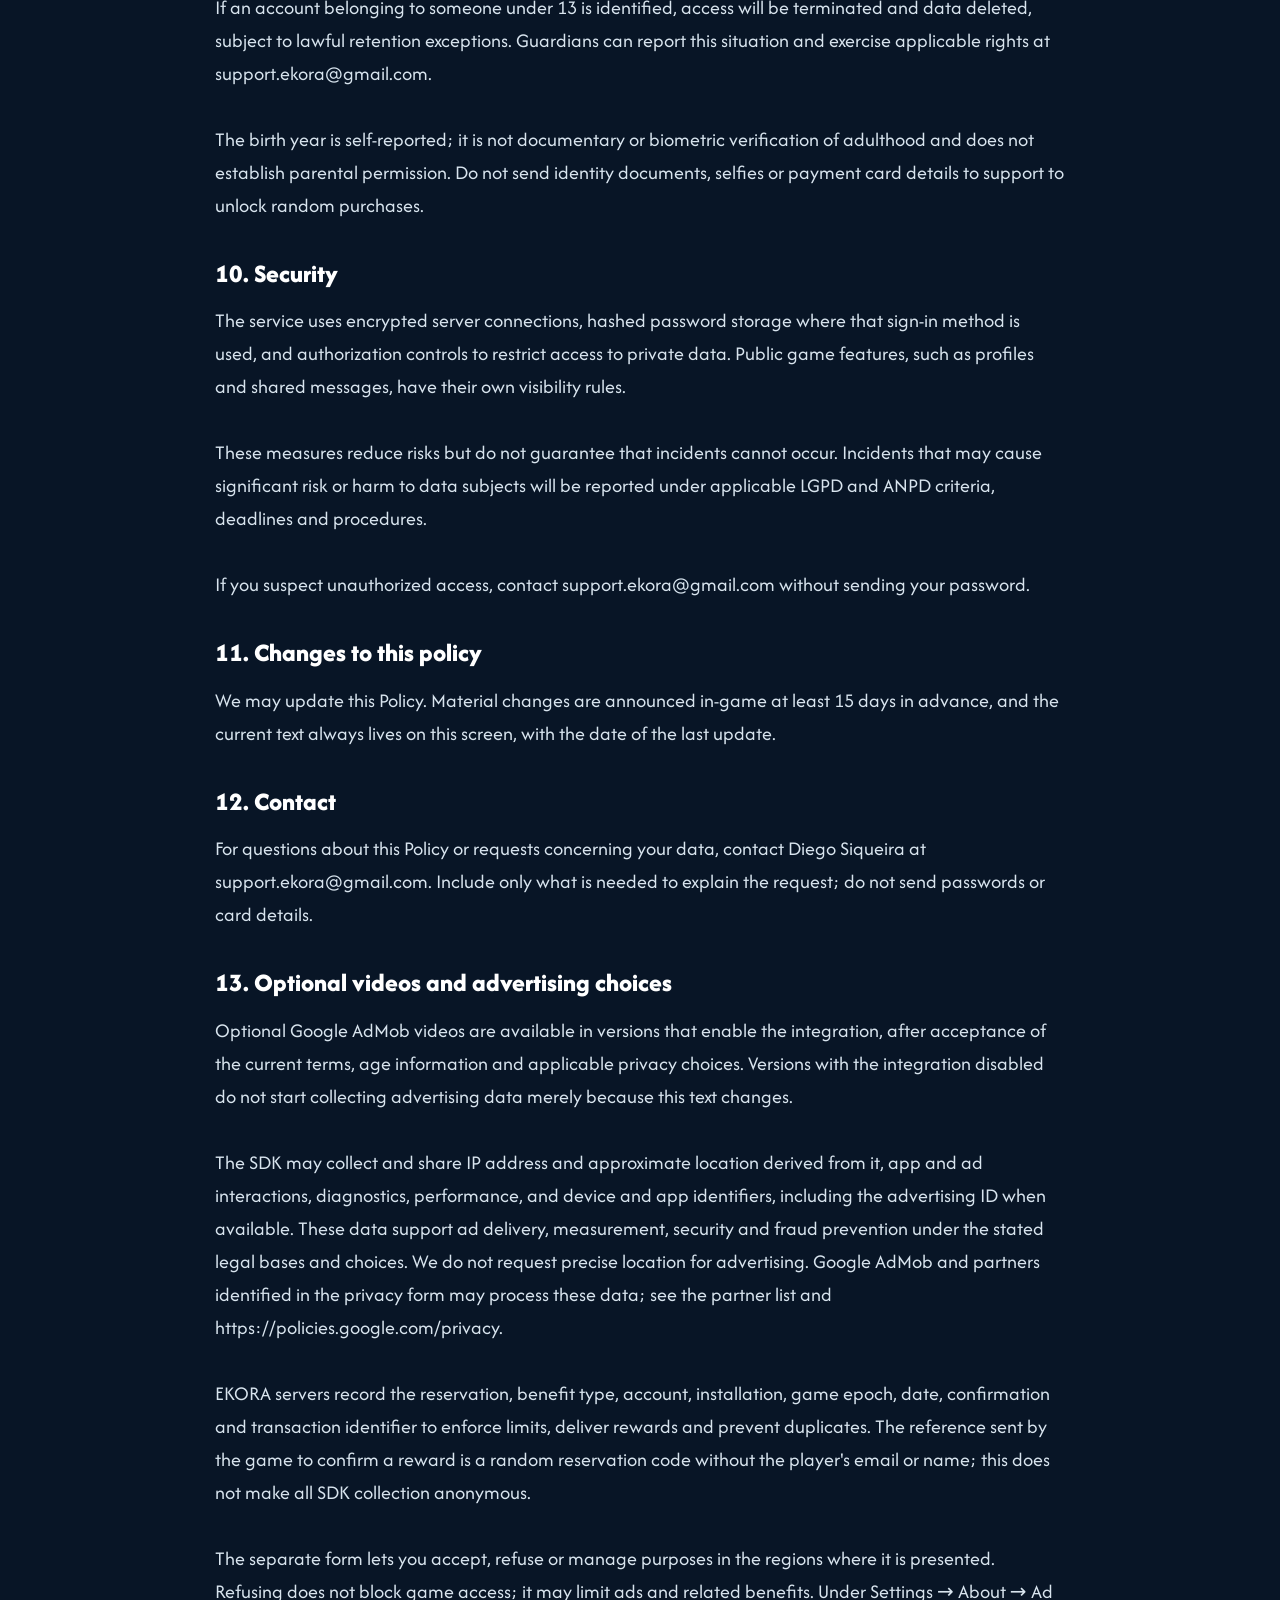
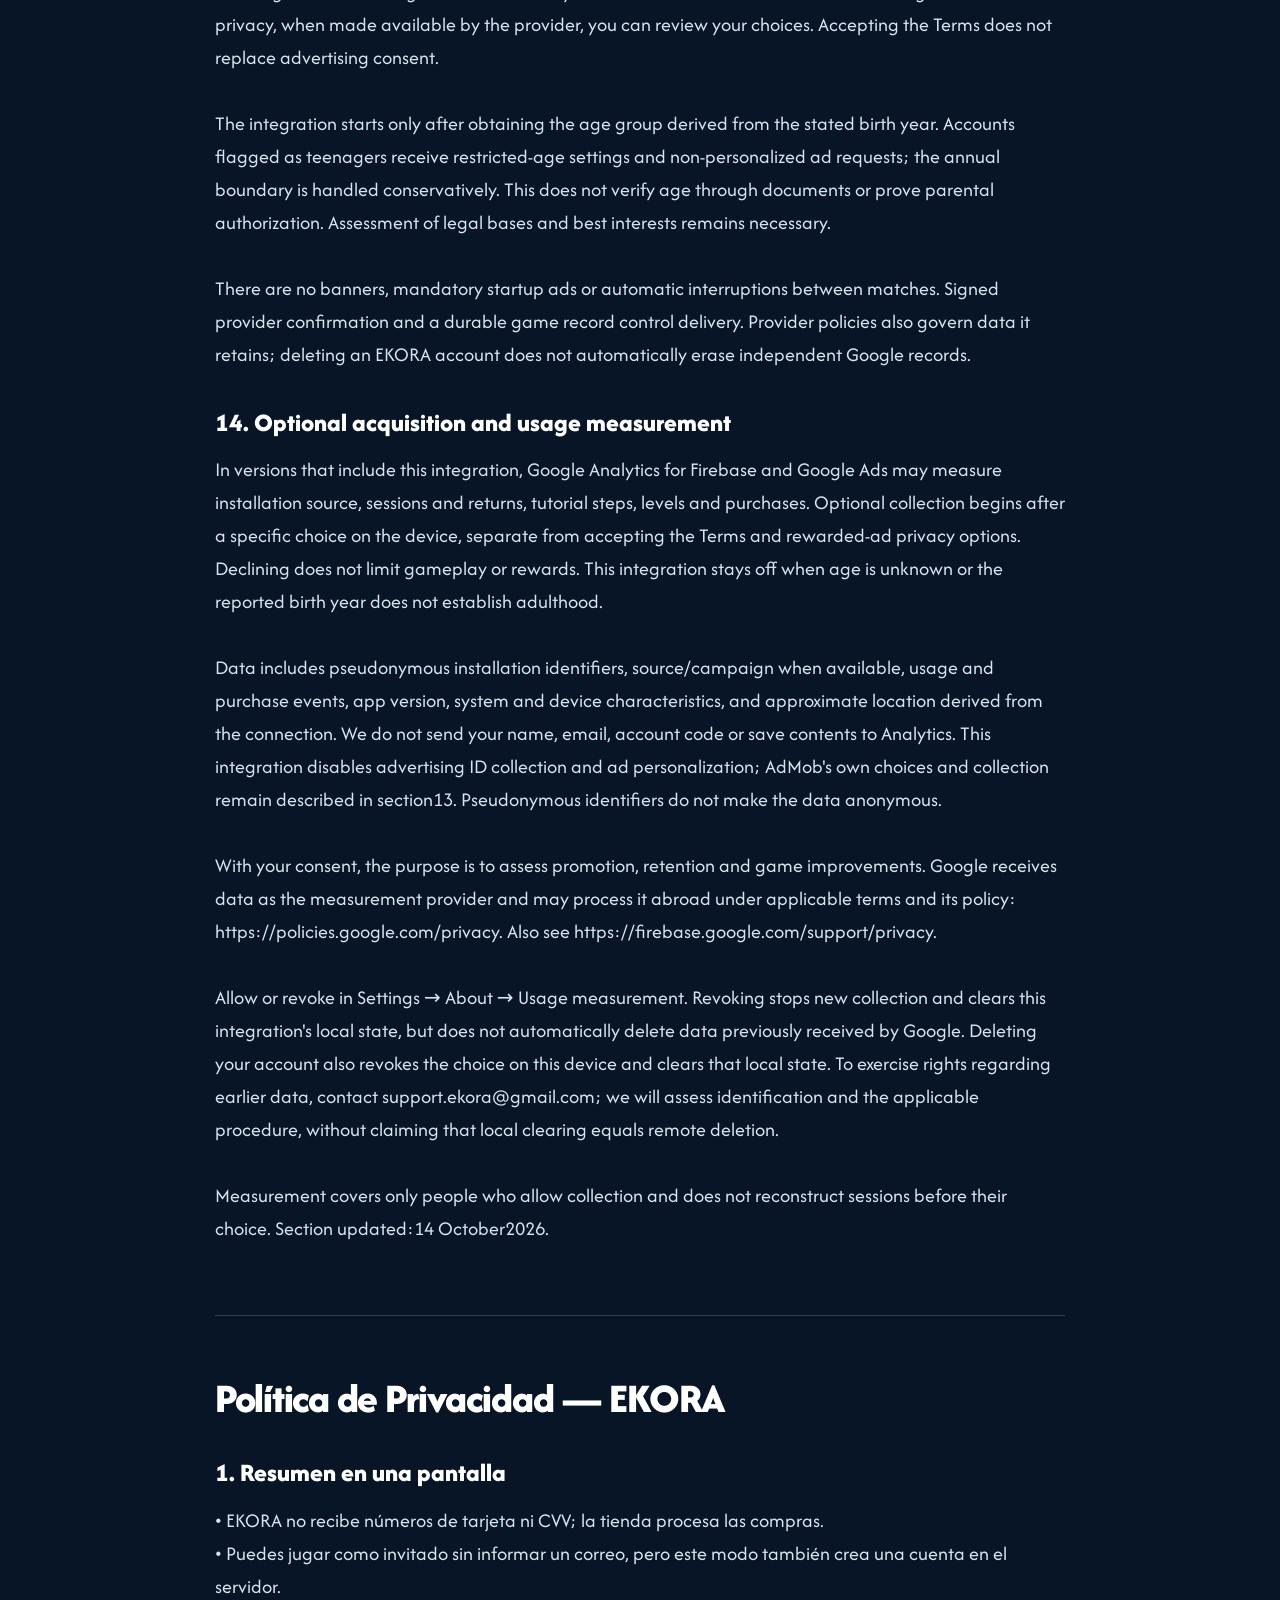
<file: privacidade.html>
<!doctype html><html lang="pt-BR"><head><meta charset="utf-8"><meta name="viewport" content="width=device-width, initial-scale=1"><title>Política de Privacidade — EKORA</title><link rel="icon" href="assets/favicon.png"><link rel="stylesheet" href="legal.css?v=ca186f888e2d"></head><body><header class="legal-header"><a class="brand" href="index.html" aria-label="EKORA — Home"><img src="assets/logo.webp" width="190" height="61" alt="EKORA"></a><nav aria-label="Documentos / Documents"><a href="privacidade.html">Privacidade</a><a href="termos.html">Termos</a><a href="excluir-conta.html">Excluir conta</a></nav></header><nav class="legal-languages" aria-label="Language / Idioma"><a href="#pt-BR" lang="pt-BR">Português</a><a href="#en-US" lang="en-US">English</a><a href="#es-419" lang="es-419">Español</a></nav><main><aside aria-label="Aviso de revisão"><p lang="pt-BR">Aviso de revisão publicado em 2026-09-18. As mudanças contratuais entram em vigor em 2026-10-03. Os detalhes de dados descrevem a operação informada; direitos legais permanecem preservados. <a href="privacidade-2026-09-15.html">Versão anterior</a></p><p lang="en-US">Revision notice published on 2026-09-18. Contract changes take effect on 2026-10-03. Data disclosures describe the reported operation; statutory rights remain protected. <a href="privacidade-2026-09-15.html">Previous version</a></p><p lang="es-419">Aviso de revisión publicado el 2026-09-18. Los cambios contractuales entran en vigor el 2026-10-03. La información de datos describe la operación informada; se preservan los derechos legales. <a href="privacidade-2026-09-15.html">Versión anterior</a></p></aside><section lang="pt-BR" id="pt-BR"><h1>Política de Privacidade — EKORA</h1><h2>1. Resumo em uma tela</h2><p>• EKORA não recebe números de cartão ou CVV; a loja processa as compras.
• Você pode jogar como convidado sem informar e-mail, mas esse modo também cria uma conta no servidor.
• O jogo trata dados de conta, progresso, recursos online, compras, suporte, diagnóstico e uso, conforme explicado abaixo.
• Não vendemos seus dados. A integração de vídeo opcional usa Google AdMob; consulte os dados e as escolhas de publicidade na seção 13.
• Você pode exercer os direitos de acesso, correção e exclusão nas condições previstas em lei.

Última atualização: 18/09/2026.</p><h2>2. Quem é o controlador</h2><p>O controlador dos dados pessoais tratados no EKORA é Diego Siqueira, pessoa física, desenvolvedor independente e responsável pela operação do jogo, conforme o art. 5º, VI, da Lei nº 13.709/2018 (LGPD).

O canal para assuntos de privacidade e exercício de direitos é support.ekora@gmail.com, atendido diretamente pelo desenvolvedor.

O enquadramento como agente de pequeno porte e eventuais dispensas ou prazos diferenciados dependem dos requisitos da regulamentação da ANPD; não decorrem automaticamente da condição de pessoa física.</p><h2>3. Que dados coletamos</h2><p>CONTA E ACESSO
• Identificador da conta, inclusive a de convidado, código de jogador e ano de nascimento informado para a restrição de idade.
• Ao vincular uma conta: e-mail e dados de autenticação do método escolhido, como senha protegida por hash ou identificadores fornecidos pelo login com Google.

JOGO E RECURSOS ONLINE
• Perfil, nome, retrato, moldura, Echos, equipamentos, inventário, moedas, progresso e histórico de atividades e partidas.
• Amigos, guilda, acampamento, presença e posição no mundo do jogo; essa posição não é a localização física do aparelho.
• Mensagens de chat, denúncias e informações enviadas ao suporte, com os respectivos registros de data e hora.

DADOS TÉCNICOS E DE USO
• IP e registros de acesso; versão do jogo, sistema operacional e informações do aparelho.
• Diagnósticos de falhas, trechos de logs técnicos e métricas de desempenho.
• Eventos de sessão, tutorial e uso de funcionalidades. Esses eventos podem estar associados ao identificador da conta; não são todos anônimos.

COMPRAS
• Recibos, identificadores e tokens de transação enviados pela loja para validação e prevenção a fraude. Não recebemos número de cartão ou CVV.

O jogo não solicita acesso à localização precisa do aparelho, agenda de contatos, fotos, microfone ou câmera para essas funções.</p><h2>4. Para que usamos, e com que base legal</h2><p>• Operar o jogo, manter a conta e o progresso, oferecer recursos online, validar compras e prestar suporte: execução do contrato (LGPD, art. 7º, V).
• Cumprir obrigações legais e atender determinações de autoridades: obrigação legal ou regulatória (art. 7º, II), quando aplicável.
• Segurança, prevenção a fraude, moderação, diagnóstico de erros e análise de uso e desempenho para melhorar o jogo: legítimo interesse (art. 7º, IX), sujeito à necessidade, transparência e avaliação dos direitos do titular. Os eventos podem ser vinculados à conta antes de compor estatísticas agregadas.
• Tratamentos que dependam de consentimento devem ter solicitação específica, com possibilidade de revogação. A aceitação dos Termos não substitui esse consentimento.

Restrições de acesso e controles de segurança podem usar regras automáticas. Você pode contestar decisões e solicitar a revisão das decisões tomadas unicamente com base em tratamento automatizado que afetem seus interesses, conforme o art. 20 da LGPD, pelo canal de privacidade.</p><h2>5. Com quem compartilhamos</h2><p>Os dados necessários à operação podem ser tratados por:
• Supabase: infraestrutura de banco de dados, autenticação e recursos online.
• Google Play: processamento e validação de compras na versão distribuída por essa loja; Google, quando você usa o login correspondente.
• Autoridades e prestadores necessários ao atendimento de obrigações legais, à defesa de direitos ou à operação do serviço, dentro da finalidade aplicável.

Não vendemos ou alugamos dados pessoais. A integração de anúncios compartilha os dados descritos na seção 13 com Google AdMob e os parceiros identificados no formulário de privacidade, conforme as escolhas e regras aplicáveis.

Outros jogadores podem ver seu perfil público, nome, código de jogador, nível, retrato, moldura, guilda, Echos e equipamentos exibidos, presença e posição no mundo do jogo, conforme a função usada. Mensagens e conteúdo que você publica ficam visíveis aos destinatários ou participantes do respectivo canal. E-mail, IP e dados de compra não fazem parte do perfil público.</p><h2>6. Transferência internacional</h2><p>A infraestrutura contratada pode envolver armazenamento ou tratamento fora do Brasil. Qualquer transferência internacional deve observar os requisitos do art. 33 da LGPD e a regulamentação aplicável da ANPD, inclusive quanto ao mecanismo jurídico e às garantias de proteção dos dados.

Você pode solicitar, por support.ekora@gmail.com, informações sobre os países de destino, a finalidade, a duração e as garantias aplicáveis às transferências dos seus dados. Esta política não substitui os instrumentos jurídicos exigidos para essas transferências.</p><h2>7. Por quanto tempo guardamos</h2><p>Conta e progresso são mantidos enquanto necessários à prestação do serviço e ao uso da conta. Dados de chat, denúncias, acesso, diagnóstico e uso têm finalidades distintas; sua retenção deve se limitar ao período necessário a essas finalidades, à segurança, à solução de solicitações e às obrigações legais aplicáveis.

Ao excluir a conta, o sistema remove os registros associados ao jogador, incluindo perfil, progresso na nuvem, carteira, amizades, mensagens e participação em guilda. A liderança de uma guilda com outros membros é transferida antes da exclusão. Dados mantidos por outro serviço, como o histórico da loja de aplicativos, seguem também a política desse serviço.

Registros de compra podem permanecer desvinculados da conta para impedir reutilização de recibos e atender obrigações legais ou defesa de direitos. Desvincular a conta não equivale necessariamente a anonimizar a transação. A conservação deve se restringir ao que for necessário e permitido pela LGPD, inclusive seu art. 16.

Para saber o período aplicável a uma categoria específica ou pedir sua eliminação, escreva para support.ekora@gmail.com. Se houver impedimento legal à eliminação, informaremos a justificativa e os dados que precisam ser conservados.</p><h2>8. Os seus direitos</h2><p>Nos termos da LGPD, você pode solicitar confirmação do tratamento, acesso, correção, informação sobre compartilhamento, portabilidade conforme a regulamentação e anonimização, bloqueio ou eliminação de dados desnecessários, excessivos ou tratados em desconformidade com a lei.

Quando a base for consentimento, você pode revogá-lo, pedir informação sobre a possibilidade e as consequências de não fornecê-lo e solicitar eliminação, ressalvadas as hipóteses legais de conservação. Também pode exercer os demais direitos previstos em lei e reclamar à ANPD.

Envie sua solicitação a support.ekora@gmail.com, preferencialmente com seu ID de jogador. Poderemos pedir informações proporcionais para verificar sua identidade; nunca envie senha ou dados de cartão.

A confirmação e o acesso previstos no art. 19 da LGPD são providenciados em formato simplificado imediatamente ou por declaração clara e completa em até 15 dias. Outras solicitações seguem os prazos e condições legais aplicáveis. Caso uma providência não possa ser adotada, informaremos o motivo.</p><h2>9. Crianças e adolescentes</h2><p>O EKORA é destinado a pessoas com 13 anos ou mais. O ano de nascimento é solicitado para aplicar a restrição de acesso; essa informação, por si só, não comprova autorização do responsável.

Para jogadores dos 13 aos 17 anos, os Termos exigem autorização e supervisão do responsável. O tratamento de dados de crianças e adolescentes deve atender ao seu melhor interesse, conforme o art. 14 da LGPD. As bases legais aplicáveis devem ser avaliadas para cada finalidade; a autorização para jogar não equivale a consentimento genérico para tratamento de dados.

Se uma conta de pessoa menor de 13 anos for identificada, seu acesso será encerrado e os dados serão eliminados, ressalvadas hipóteses legais de conservação. Responsáveis podem comunicar essa situação e exercer os direitos cabíveis por support.ekora@gmail.com.

O ano de nascimento é informado pelo jogador; não é uma verificação documental ou biométrica de maioridade e não comprova autorização parental. Não envie documentos de identidade, selfies ou dados de cartão ao suporte para desbloquear compras aleatórias.</p><h2>10. Segurança</h2><p>O serviço utiliza conexão cifrada com o servidor, proteção de senhas por hash quando esse método de acesso é usado e controles de autorização para restringir o acesso a dados privados. Recursos públicos do jogo, como perfis e mensagens compartilhadas, têm regras de visibilidade próprias.

Essas medidas reduzem riscos, mas não garantem ausência de incidentes. Incidentes que possam acarretar risco ou dano relevante aos titulares serão comunicados conforme os critérios, prazos e procedimentos aplicáveis da LGPD e da ANPD.

Se suspeitar de acesso indevido, avise support.ekora@gmail.com sem enviar sua senha.</p><h2>11. Mudanças nesta política</h2><p>Podemos atualizar esta Política. Mudanças relevantes são avisadas dentro do jogo com pelo menos 15 dias de antecedência, e o texto vigente fica sempre nesta tela, com a data da última atualização.</p><h2>12. Contato</h2><p>Para dúvidas sobre esta Política ou solicitações relativas aos seus dados, fale com Diego Siqueira por support.ekora@gmail.com. Informe apenas o necessário para explicar a solicitação; não envie senhas ou dados de cartão.</p><h2>13. Vídeos opcionais e escolhas de publicidade</h2><p>Os vídeos opcionais de Google AdMob estão disponíveis nas versões que habilitam a integração, após o aceite atualizado, a informação de idade e as escolhas de privacidade aplicáveis. Versões com a integração desligada não passam a coletar dados publicitários apenas pela mudança deste texto.

O SDK pode coletar e compartilhar IP e localização aproximada derivada dele, interações com o aplicativo e anúncios, diagnósticos, desempenho e identificadores do dispositivo e do aplicativo, incluindo ID de publicidade quando disponível. Esses dados são usados para veicular, medir e proteger anúncios e prevenir fraude, conforme as bases e escolhas apresentadas. Não solicitamos localização precisa para publicidade. Google AdMob e os parceiros identificados no formulário de privacidade podem tratar esses dados; consulte a lista do formulário e https://policies.google.com/privacy.

O servidor do EKORA registra reserva, tipo de benefício, conta, instalação, época do jogo, data, confirmação e identificador de transação para aplicar limites, entregar recompensas e impedir duplicação. A referência enviada pelo jogo para confirmar a recompensa é um código aleatório de reserva, sem e-mail ou nome do jogador; isso não torna anônima toda a coleta do SDK.

O formulário específico permite aceitar, recusar ou gerenciar finalidades nas regiões em que é apresentado. Recusar não bloqueia o acesso ao jogo; pode limitar anúncios e benefícios ligados a eles. Em Ajustes → Sobre → Privacidade dos anúncios, quando disponibilizado pelo provedor, é possível rever as escolhas. Aceitar os Termos não substitui consentimento publicitário.

A integração só inicia após obter a faixa etária derivada do ano informado. Contas sinalizadas como adolescentes recebem configuração de idade restrita e pedidos de anúncios não personalizados; a fronteira anual é tratada de forma conservadora. Isso não comprova idade documentalmente nem autorização parental. A avaliação das bases legais e do melhor interesse continua necessária.

Não há banner, anúncio obrigatório de abertura ou interrupção automática entre partidas. A confirmação assinada do provedor e a gravação durável no jogo controlam a entrega. Os dados mantidos pelo provedor também seguem a política dele; excluir a conta do EKORA não apaga automaticamente registros independentes do Google.</p><h2>14. Medição opcional de aquisição e uso</h2><p>Nas versões que incluem esta integração, Google Analytics for Firebase e Google Ads podem medir a origem da instalação, sessões e retornos, etapas do tutorial, níveis e compras. A coleta opcional começa após uma escolha específica no aparelho, separada do aceite dos Termos e das opções dos anúncios de recompensa. Recusar não limita o jogo nem as recompensas. A integração fica desligada para idade desconhecida ou que não permita confirmar a maioridade pelo ano informado.

São tratados identificadores pseudônimos da instalação, origem/campanha quando disponível, eventos de uso e compra, versão do app, sistema, características do aparelho e localização aproximada derivada da conexão. Não enviamos ao Analytics nome, e-mail, código da conta ou conteúdo do save. Esta integração desativa a coleta do ID de publicidade e a personalização de anúncios; as escolhas e a coleta própria do AdMob continuam descritas na seção13. Identificadores pseudônimos não tornam os dados anônimos.

A finalidade é avaliar divulgação, retenção e melhorias do jogo com seu consentimento. Google recebe os dados como fornecedor da medição e pode tratá-los no exterior segundo os termos aplicáveis e sua política: https://policies.google.com/privacy. Consulte também https://firebase.google.com/support/privacy.

Você pode permitir ou revogar em Ajustes → Sobre → Medição de uso. Revogar interrompe a nova coleta e limpa o estado local desta integração, mas não apaga automaticamente dados anteriormente recebidos pelo Google. A exclusão da conta também revoga a escolha neste aparelho e limpa esse estado local. Para exercer direitos sobre dados anteriores, use support.ekora@gmail.com; avaliaremos a identificação e o procedimento aplicável, sem prometer que uma limpeza local equivale à exclusão remota.

Esta medição cobre somente quem permite a coleta e não reconstitui sessões anteriores à escolha. Atualização desta seção:14/10/2026.</p></section><section lang="en-US" id="en-US" class="idioma"><h1>Privacy Policy — EKORA</h1><h2>1. One-screen summary</h2><p>• EKORA does not receive card numbers or CVVs; the store processes purchases.
• You can play as a guest without providing an email address, but this mode also creates a server account.
• The game processes account, progress, online feature, purchase, support, diagnostic and usage data as explained below.
• We do not sell your data. The optional video integration uses Google AdMob; see advertising data and choices in section 13.
• You can exercise access, correction and deletion rights under the conditions provided by law.

Last updated: September 18, 2026.</p><h2>2. Controller</h2><p>The controller of personal data processed in EKORA is Diego Siqueira, an independent developer acting as an individual and responsible for operating the game, under Article 5(VI) of Brazil&#x27;s Law No. 13,709/2018 (LGPD).

The contact for privacy matters and data rights is support.ekora@gmail.com, handled directly by the developer.

Small processing agent status and any exemptions or extended deadlines depend on meeting ANPD regulatory requirements; they do not follow automatically from operating as an individual.</p><h2>3. What we collect</h2><p>ACCOUNT AND ACCESS
• Account identifier, including for guests, player code and birth year provided for the age restriction.
• When linking an account: email and authentication data for the chosen method, such as a hashed password or identifiers provided by Google sign-in.

GAME AND ONLINE FEATURES
• Profile, name, portrait, frame, Echos, equipment, inventory, currencies, progress, activity and match history.
• Friends, guild, camp, presence and position in the game world; this is not the device&#x27;s physical location.
• Chat messages, reports and information sent to support, with relevant dates and times.

TECHNICAL AND USAGE DATA
• IP address and access logs; game version, operating system and device information.
• Error diagnostics, technical log excerpts and performance metrics.
• Session, tutorial and feature usage events. These events may be linked to an account identifier; they are not all anonymous.

PURCHASES
• Receipts, transaction identifiers and tokens sent by the store for validation and fraud prevention. We do not receive card numbers or CVVs.

The game does not request access to the device&#x27;s precise location, contacts, photos, microphone or camera for these features.</p><h2>4. Why, and on what legal basis</h2><p>• Operating the game, maintaining accounts and progress, providing online features, validating purchases and providing support: performance of the contract (LGPD, Article 7(V)).
• Meeting legal obligations and orders from authorities: legal or regulatory obligation (Article 7(II)), where applicable.
• Security, fraud prevention, moderation, error diagnosis and analysis of usage and performance to improve the game: legitimate interests (Article 7(IX)), subject to necessity, transparency and assessment of data subject rights. Events may be linked to accounts before becoming aggregate statistics.
• Processing that requires consent must request it specifically and allow withdrawal. Accepting the Terms does not replace that consent.

Access restrictions and security controls may use automated rules. You can challenge decisions and request review of decisions based solely on automated processing that affect your interests, under Article 20 of the LGPD, through the privacy contact.</p><h2>5. Who we share with</h2><p>Data needed to operate the service may be processed by:
• Supabase: database, authentication and online feature infrastructure.
• Google Play: purchase processing and validation in the version distributed through that store; Google when you use its sign-in method.
• Authorities and providers needed to meet legal obligations, defend rights or operate the service, within the applicable purpose.

We do not sell or rent personal data. The ad integration shares the data described in section 13 with Google AdMob and partners identified in the privacy form, subject to applicable choices and rules.

Other players may see your public profile, name, player code, level, portrait, frame, guild, displayed Echos and equipment, presence and position in the game world, depending on the feature used. Messages and content you post are visible to recipients or participants in the relevant channel. Email, IP addresses and purchase data are not part of the public profile.</p><h2>6. International transfers</h2><p>Contracted infrastructure may involve storage or processing outside Brazil. Any international transfer must comply with Article 33 of the LGPD and applicable ANPD regulations, including the legal mechanism and data protection safeguards.

You can request information about destination countries, purposes, duration and safeguards applicable to transfers of your data at support.ekora@gmail.com. This policy does not replace the legal instruments required for those transfers.</p><h2>7. How long we keep it</h2><p>Account and progress data are kept while needed to provide the service and support account use. Chat, report, access, diagnostic and usage data serve different purposes; retention must be limited to the time needed for those purposes, security, handling requests and applicable legal obligations.

Deleting the account removes records associated with the player, including profile, cloud progress, wallet, friendships, messages and guild membership. Leadership of a guild with other members is transferred before deletion. Data held by another service, such as the app store&#x27;s purchase history, is also subject to that service&#x27;s policy.

Purchase records may remain detached from the account to prevent receipt reuse and meet legal obligations or defend rights. Detaching the account does not necessarily anonymize the transaction. Retention must be limited to what is necessary and permitted by the LGPD, including Article 16.

To learn the retention period for a specific category or request its deletion, email support.ekora@gmail.com. If a legal restriction prevents deletion, we will explain the reason and which data must be retained.</p><h2>8. Your rights</h2><p>Under the LGPD, you can request confirmation of processing, access, correction, information about sharing, portability under applicable regulations, and anonymization, blocking or deletion of unnecessary, excessive or unlawfully processed data.

Where processing relies on consent, you can withdraw it, request information about the option and consequences of refusing it, and request deletion, subject to lawful retention exceptions. You can also exercise other statutory rights and complain to the ANPD.

Send requests to support.ekora@gmail.com, preferably with your player ID. We may request proportionate information to verify identity; never send passwords or card details.

Confirmation and access under Article 19 of the LGPD are provided immediately in a simplified format or through a clear, complete statement within 15 days. Other requests follow applicable legal deadlines and conditions. If a requested action cannot be taken, we will explain why.</p><h2>9. Children and teenagers</h2><p>EKORA is intended for people aged 13 or older. A birth year is requested to apply the access restriction; this information alone does not establish guardian authorization.

For players aged 13–17, the Terms require guardian permission and supervision. Processing children&#x27;s and teenagers&#x27; data must serve their best interests under Article 14 of the LGPD. Applicable legal bases must be assessed for each purpose; permission to play is not blanket consent to data processing.

If an account belonging to someone under 13 is identified, access will be terminated and data deleted, subject to lawful retention exceptions. Guardians can report this situation and exercise applicable rights at support.ekora@gmail.com.

The birth year is self-reported; it is not documentary or biometric verification of adulthood and does not establish parental permission. Do not send identity documents, selfies or payment card details to support to unlock random purchases.</p><h2>10. Security</h2><p>The service uses encrypted server connections, hashed password storage where that sign-in method is used, and authorization controls to restrict access to private data. Public game features, such as profiles and shared messages, have their own visibility rules.

These measures reduce risks but do not guarantee that incidents cannot occur. Incidents that may cause significant risk or harm to data subjects will be reported under applicable LGPD and ANPD criteria, deadlines and procedures.

If you suspect unauthorized access, contact support.ekora@gmail.com without sending your password.</p><h2>11. Changes to this policy</h2><p>We may update this Policy. Material changes are announced in-game at least 15 days in advance, and the current text always lives on this screen, with the date of the last update.</p><h2>12. Contact</h2><p>For questions about this Policy or requests concerning your data, contact Diego Siqueira at support.ekora@gmail.com. Include only what is needed to explain the request; do not send passwords or card details.</p><h2>13. Optional videos and advertising choices</h2><p>Optional Google AdMob videos are available in versions that enable the integration, after acceptance of the current terms, age information and applicable privacy choices. Versions with the integration disabled do not start collecting advertising data merely because this text changes.

The SDK may collect and share IP address and approximate location derived from it, app and ad interactions, diagnostics, performance, and device and app identifiers, including the advertising ID when available. These data support ad delivery, measurement, security and fraud prevention under the stated legal bases and choices. We do not request precise location for advertising. Google AdMob and partners identified in the privacy form may process these data; see the partner list and https://policies.google.com/privacy.

EKORA servers record the reservation, benefit type, account, installation, game epoch, date, confirmation and transaction identifier to enforce limits, deliver rewards and prevent duplicates. The reference sent by the game to confirm a reward is a random reservation code without the player&#x27;s email or name; this does not make all SDK collection anonymous.

The separate form lets you accept, refuse or manage purposes in the regions where it is presented. Refusing does not block game access; it may limit ads and related benefits. Under Settings → About → Ad privacy, when made available by the provider, you can review your choices. Accepting the Terms does not replace advertising consent.

The integration starts only after obtaining the age group derived from the stated birth year. Accounts flagged as teenagers receive restricted-age settings and non-personalized ad requests; the annual boundary is handled conservatively. This does not verify age through documents or prove parental authorization. Assessment of legal bases and best interests remains necessary.

There are no banners, mandatory startup ads or automatic interruptions between matches. Signed provider confirmation and a durable game record control delivery. Provider policies also govern data it retains; deleting an EKORA account does not automatically erase independent Google records.</p><h2>14. Optional acquisition and usage measurement</h2><p>In versions that include this integration, Google Analytics for Firebase and Google Ads may measure installation source, sessions and returns, tutorial steps, levels and purchases. Optional collection begins after a specific choice on the device, separate from accepting the Terms and rewarded-ad privacy options. Declining does not limit gameplay or rewards. This integration stays off when age is unknown or the reported birth year does not establish adulthood.

Data includes pseudonymous installation identifiers, source/campaign when available, usage and purchase events, app version, system and device characteristics, and approximate location derived from the connection. We do not send your name, email, account code or save contents to Analytics. This integration disables advertising ID collection and ad personalization; AdMob&#x27;s own choices and collection remain described in section13. Pseudonymous identifiers do not make the data anonymous.

With your consent, the purpose is to assess promotion, retention and game improvements. Google receives data as the measurement provider and may process it abroad under applicable terms and its policy: https://policies.google.com/privacy. Also see https://firebase.google.com/support/privacy.

Allow or revoke in Settings → About → Usage measurement. Revoking stops new collection and clears this integration&#x27;s local state, but does not automatically delete data previously received by Google. Deleting your account also revokes the choice on this device and clears that local state. To exercise rights regarding earlier data, contact support.ekora@gmail.com; we will assess identification and the applicable procedure, without claiming that local clearing equals remote deletion.

Measurement covers only people who allow collection and does not reconstruct sessions before their choice. Section updated:14 October2026.</p></section><section lang="es-419" id="es-419" class="idioma"><h1>Política de Privacidad — EKORA</h1><h2>1. Resumen en una pantalla</h2><p>• EKORA no recibe números de tarjeta ni CVV; la tienda procesa las compras.
• Puedes jugar como invitado sin informar un correo, pero este modo también crea una cuenta en el servidor.
• El juego trata datos de cuenta, progreso, funciones en línea, compras, soporte, diagnóstico y uso, según se explica a continuación.
• No vendemos tus datos. La integración de video opcional usa Google AdMob; consulta los datos y las opciones de publicidad en la sección 13.
• Puedes ejercer los derechos de acceso, corrección y eliminación en las condiciones previstas por ley.

Última actualización: 18/09/2026.</p><h2>2. Quién es el controlador</h2><p>El responsable del tratamiento de datos personales en EKORA es Diego Siqueira, persona física, desarrollador independiente y responsable de la operación del juego, conforme al art. 5º, VI, de la Ley brasileña nº 13.709/2018 (LGPD).

El canal para asuntos de privacidad y ejercicio de derechos es support.ekora@gmail.com, atendido directamente por el desarrollador.

La clasificación como agente de pequeño porte y las posibles exenciones o ampliaciones de plazos dependen de los requisitos de la regulación de la ANPD; no se derivan automáticamente de ser una persona física.</p><h2>3. Qué datos recolectamos</h2><p>CUENTA Y ACCESO
• Identificador de la cuenta, incluida la de invitado, código de jugador y año de nacimiento informado para la restricción de edad.
• Al vincular una cuenta: correo y datos de autenticación del método elegido, como una contraseña protegida por hash o identificadores del acceso con Google.

JUEGO Y FUNCIONES EN LÍNEA
• Perfil, nombre, retrato, marco, Echos, equipo, inventario, monedas, progreso e historial de actividades y partidas.
• Amigos, gremio, campamento, presencia y posición en el mundo del juego; esa posición no es la ubicación física del dispositivo.
• Mensajes de chat, denuncias e información enviada al soporte, con sus fechas y horas.

DATOS TÉCNICOS Y DE USO
• IP y registros de acceso; versión del juego, sistema operativo e información del dispositivo.
• Diagnósticos de fallas, fragmentos de registros técnicos y métricas de rendimiento.
• Eventos de sesión, tutorial y uso de funciones. Estos eventos pueden estar asociados al identificador de la cuenta; no todos son anónimos.

COMPRAS
• Recibos, identificadores y tokens de transacción enviados por la tienda para validación y prevención de fraude. No recibimos números de tarjeta ni CVV.

El juego no solicita acceso a la ubicación precisa del dispositivo, contactos, fotos, micrófono o cámara para estas funciones.</p><h2>4. Para qué los usamos, y con qué base legal</h2><p>• Operar el juego, mantener la cuenta y el progreso, ofrecer funciones en línea, validar compras y brindar soporte: ejecución del contrato (LGPD, art. 7º, V).
• Cumplir obligaciones legales y órdenes de autoridades: obligación legal o regulatoria (art. 7º, II), cuando corresponda.
• Seguridad, prevención de fraude, moderación, diagnóstico de errores y análisis de uso y rendimiento para mejorar el juego: interés legítimo (art. 7º, IX), sujeto a necesidad, transparencia y evaluación de los derechos del titular. Los eventos pueden vincularse a la cuenta antes de formar estadísticas agregadas.
• Los tratamientos que requieran consentimiento deben solicitarlo de forma específica y permitir su revocación. Aceptar los Términos no sustituye ese consentimiento.

Las restricciones de acceso y los controles de seguridad pueden usar reglas automáticas. Puedes impugnar decisiones y solicitar la revisión de decisiones basadas únicamente en tratamiento automatizado que afecten tus intereses, conforme al art. 20 de la LGPD, por el canal de privacidad.</p><h2>5. Con quién compartimos</h2><p>Los datos necesarios para la operación pueden ser tratados por:
• Supabase: infraestructura de base de datos, autenticación y funciones en línea.
• Google Play: procesamiento y validación de compras en la versión distribuida por esa tienda; Google, cuando usas su método de acceso.
• Autoridades y proveedores necesarios para cumplir obligaciones legales, defender derechos u operar el servicio, dentro de la finalidad aplicable.

No vendemos ni alquilamos datos personales. La integración de anuncios comparte los datos descritos en la sección 13 con Google AdMob y los socios identificados en el formulario de privacidad, según las opciones y reglas aplicables.

Otros jugadores pueden ver tu perfil público, nombre, código de jugador, nivel, retrato, marco, gremio, Echos y equipo exhibidos, presencia y posición en el mundo del juego, según la función usada. Los mensajes y el contenido que publiques son visibles para sus destinatarios o participantes del canal. El correo, la IP y los datos de compra no forman parte del perfil público.</p><h2>6. Transferencia internacional</h2><p>La infraestructura contratada puede implicar almacenamiento o tratamiento fuera de Brasil. Toda transferencia internacional debe cumplir los requisitos del art. 33 de la LGPD y la regulación aplicable de la ANPD, incluidos el mecanismo jurídico y las garantías de protección de datos.

Puedes solicitar en support.ekora@gmail.com información sobre países de destino, finalidad, duración y garantías aplicables a las transferencias de tus datos. Esta política no sustituye los instrumentos jurídicos exigidos para esas transferencias.</p><h2>7. Por cuánto tiempo los guardamos</h2><p>Los datos de cuenta y progreso se conservan mientras sean necesarios para prestar el servicio y usar la cuenta. Los datos de chat, denuncias, acceso, diagnóstico y uso tienen finalidades distintas; su conservación debe limitarse al período necesario para esas finalidades, la seguridad, la atención de solicitudes y las obligaciones legales aplicables.

Al eliminar la cuenta, el sistema borra los registros asociados al jugador, incluidos perfil, progreso en la nube, cartera, amistades, mensajes y pertenencia al gremio. El liderazgo de un gremio con otros miembros se transfiere antes de la eliminación. Los datos mantenidos por otro servicio, como el historial de compras de la tienda, también siguen su política.

Los registros de compra pueden permanecer desvinculados de la cuenta para impedir la reutilización de recibos y cumplir obligaciones legales o defender derechos. Desvincular la cuenta no equivale necesariamente a anonimizar la transacción. La conservación debe limitarse a lo necesario y permitido por la LGPD, incluido su art. 16.

Para conocer el período aplicable a una categoría específica o solicitar su eliminación, escribe a support.ekora@gmail.com. Si existe un impedimento legal, explicaremos el motivo y qué datos deben conservarse.</p><h2>8. Tus derechos</h2><p>Conforme a la LGPD, puedes solicitar confirmación del tratamiento, acceso, corrección, información sobre el intercambio de datos, portabilidad según la regulación aplicable y anonimización, bloqueo o eliminación de datos innecesarios, excesivos o tratados de forma contraria a la ley.

Cuando la base sea el consentimiento, puedes revocarlo, pedir información sobre la posibilidad y las consecuencias de no otorgarlo y solicitar la eliminación, salvo las excepciones legales de conservación. También puedes ejercer otros derechos legales y reclamar ante la ANPD.

Envía tu solicitud a support.ekora@gmail.com, preferiblemente con tu ID de jugador. Podremos pedir información proporcional para verificar tu identidad; nunca envíes contraseñas ni datos de tarjeta.

La confirmación y el acceso del art. 19 de la LGPD se proporcionan de inmediato en formato simplificado o mediante una declaración clara y completa en hasta 15 días. Las demás solicitudes siguen los plazos y condiciones legales aplicables. Si no es posible adoptar una medida solicitada, explicaremos el motivo.</p><h2>9. Niños y adolescentes</h2><p>EKORA está destinado a personas de 13 años o más. Se solicita el año de nacimiento para aplicar la restricción de acceso; esa información por sí sola no acredita autorización del responsable.

Para jugadores de 13 a 17 años, los Términos exigen autorización y supervisión del responsable. El tratamiento de datos de niños y adolescentes debe atender a su interés superior, conforme al art. 14 de la LGPD. Las bases legales aplicables deben evaluarse para cada finalidad; la autorización para jugar no equivale a un consentimiento genérico para tratar datos.

Si se identifica una cuenta de una persona menor de 13 años, se cerrará su acceso y se eliminarán los datos, salvo las excepciones legales de conservación. Los responsables pueden comunicar esta situación y ejercer los derechos correspondientes en support.ekora@gmail.com.

El año de nacimiento lo declara el jugador; no es una verificación documental o biométrica de mayoría de edad ni demuestra autorización parental. No envíes documentos de identidad, selfies ni datos de tarjeta al soporte para desbloquear compras aleatorias.</p><h2>10. Seguridad</h2><p>El servicio utiliza conexiones cifradas con el servidor, contraseñas protegidas por hash cuando se usa ese método de acceso y controles de autorización para restringir el acceso a datos privados. Las funciones públicas, como perfiles y mensajes compartidos, tienen reglas de visibilidad propias.

Estas medidas reducen riesgos, pero no garantizan la ausencia de incidentes. Los incidentes que puedan causar riesgo o daño relevante a los titulares se comunicarán según los criterios, plazos y procedimientos aplicables de la LGPD y la ANPD.

Si sospechas un acceso no autorizado, avisa a support.ekora@gmail.com sin enviar tu contraseña.</p><h2>11. Cambios en esta política</h2><p>Podemos actualizar esta Política. Los cambios relevantes se avisan dentro del juego con al menos 15 días de antelación, y el texto vigente queda siempre en esta pantalla, con la fecha de la última actualización.</p><h2>12. Contacto</h2><p>Para dudas sobre esta Política o solicitudes relativas a tus datos, contacta a Diego Siqueira en support.ekora@gmail.com. Incluye solo lo necesario para explicar la solicitud; no envíes contraseñas ni datos de tarjeta.</p><h2>13. Videos opcionales y opciones de publicidad</h2><p>Los videos opcionales de Google AdMob están disponibles en las versiones que habilitan la integración, tras aceptar los términos actuales, informar la edad y realizar las elecciones de privacidad aplicables. Las versiones con la integración desactivada no empiezan a recopilar datos publicitarios solo porque cambie este texto.

El SDK puede recopilar y compartir IP y ubicación aproximada derivada, interacciones con la app y los anuncios, diagnósticos, rendimiento e identificadores del dispositivo y de la app, incluido el ID de publicidad cuando esté disponible. Estos datos se usan para mostrar, medir y proteger anuncios y prevenir fraude según las bases y opciones indicadas. No solicitamos ubicación precisa para publicidad. Google AdMob y los socios identificados en el formulario de privacidad pueden tratar estos datos; consulta la lista y https://policies.google.com/privacy.

El servidor de EKORA registra reserva, tipo de beneficio, cuenta, instalación, época del juego, fecha, confirmación e identificador de transacción para aplicar límites, entregar recompensas y evitar duplicados. La referencia enviada por el juego para confirmar una recompensa es un código aleatorio de reserva, sin correo ni nombre del jugador; esto no vuelve anónima toda la recopilación del SDK.

El formulario específico permite aceptar, rechazar o gestionar finalidades en las regiones donde se presenta. Rechazar no bloquea el acceso al juego; puede limitar anuncios y beneficios relacionados. En Ajustes → Acerca de → Privacidad de los anuncios, cuando el proveedor lo habilite, puedes revisar tus opciones. Aceptar los Términos no sustituye el consentimiento publicitario.

La integración inicia solo tras obtener el grupo de edad derivado del año informado. Las cuentas señaladas como adolescentes reciben configuración de edad restringida y solicitudes de anuncios no personalizados; el límite anual se trata de manera conservadora. Esto no verifica la edad documentalmente ni acredita autorización parental. Sigue siendo necesaria la evaluación de las bases legales y del interés superior.

No hay banners, anuncios obligatorios de apertura ni interrupciones automáticas entre partidas. La confirmación firmada del proveedor y un registro duradero en el juego controlan la entrega. La política del proveedor también rige los datos que conserva; borrar la cuenta de EKORA no elimina automáticamente registros independientes de Google.</p><h2>14. Medición opcional de adquisición y uso</h2><p>En las versiones que incluyen esta integración, Google Analytics for Firebase y Google Ads pueden medir el origen de la instalación, sesiones y retornos, pasos del tutorial, niveles y compras. La recopilación opcional comienza tras una elección específica en el dispositivo, separada de la aceptación de los Términos y las opciones de anuncios con recompensa. Rechazar no limita el juego ni las recompensas. La integración permanece desactivada si se desconoce la edad o el año informado no permite confirmar la mayoría de edad.

Se tratan identificadores seudónimos de la instalación, origen/campaña cuando esté disponible, eventos de uso y compra, versión de la app, sistema, características del dispositivo y ubicación aproximada derivada de la conexión. No enviamos a Analytics tu nombre, correo, código de cuenta ni contenido de la partida. Esta integración desactiva la recopilación del ID de publicidad y la personalización de anuncios; las opciones y la recopilación propia de AdMob siguen descritas en la sección13. Los identificadores seudónimos no vuelven anónimos los datos.

Con tu consentimiento, la finalidad es evaluar difusión, retención y mejoras del juego. Google recibe los datos como proveedor de medición y puede tratarlos en el extranjero según los términos aplicables y su política: https://policies.google.com/privacy. Consulta también https://firebase.google.com/support/privacy.

Puedes permitir o revocar en Ajustes → Acerca de → Medición de uso. Revocar detiene la nueva recopilación y limpia el estado local de esta integración, pero no elimina automáticamente datos recibidos previamente por Google. Eliminar la cuenta también revoca la elección en este dispositivo y limpia ese estado local. Para ejercer derechos sobre datos anteriores, escribe a support.ekora@gmail.com; evaluaremos la identificación y el procedimiento aplicable, sin afirmar que la limpieza local equivale a la eliminación remota.

La medición solo cubre a quienes permiten la recopilación y no reconstruye sesiones anteriores a la elección. Actualización de esta sección:14 de octubre de2026.</p></section></main><footer><a class="brand" href="index.html" aria-label="EKORA — Home"><img src="assets/logo.webp" width="148" height="48" alt="EKORA"></a><p>Diego Siqueira · support.ekora@gmail.com · 2026-09-18</p></footer></body></html>
</file>
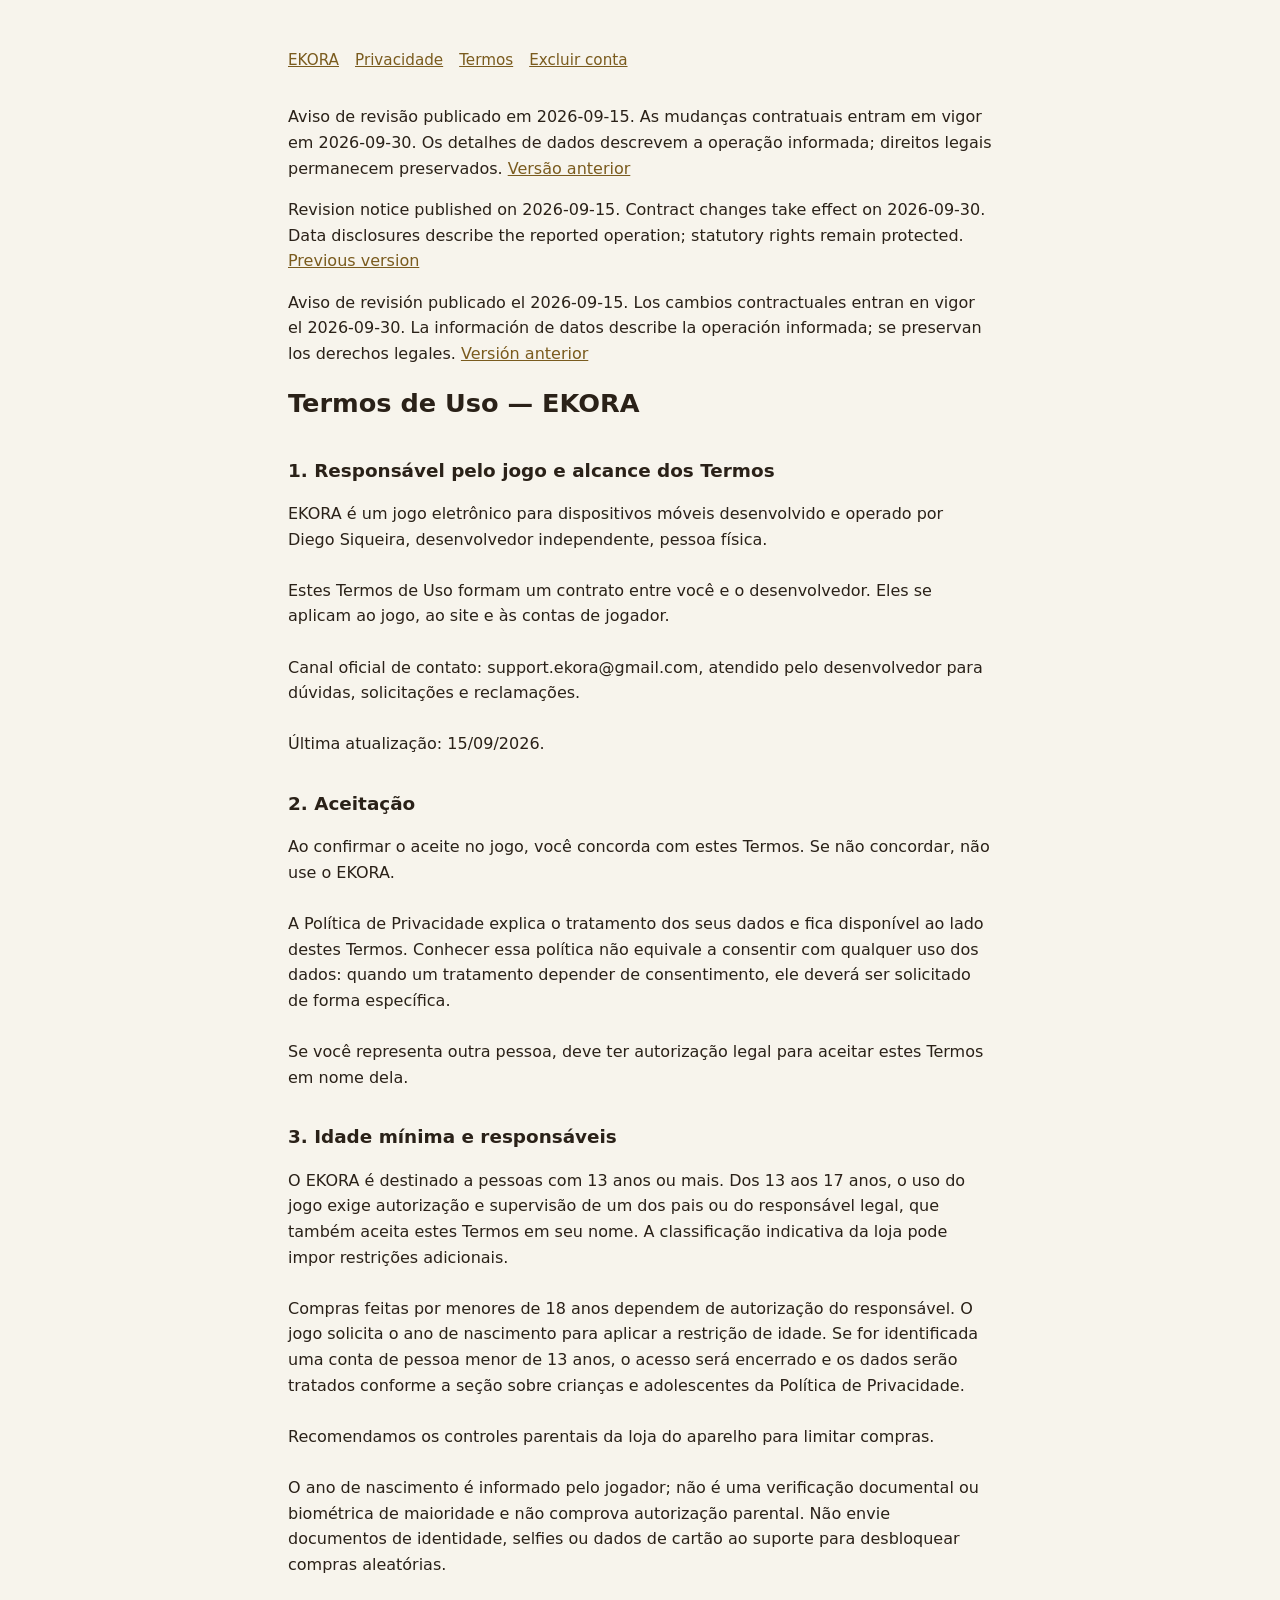
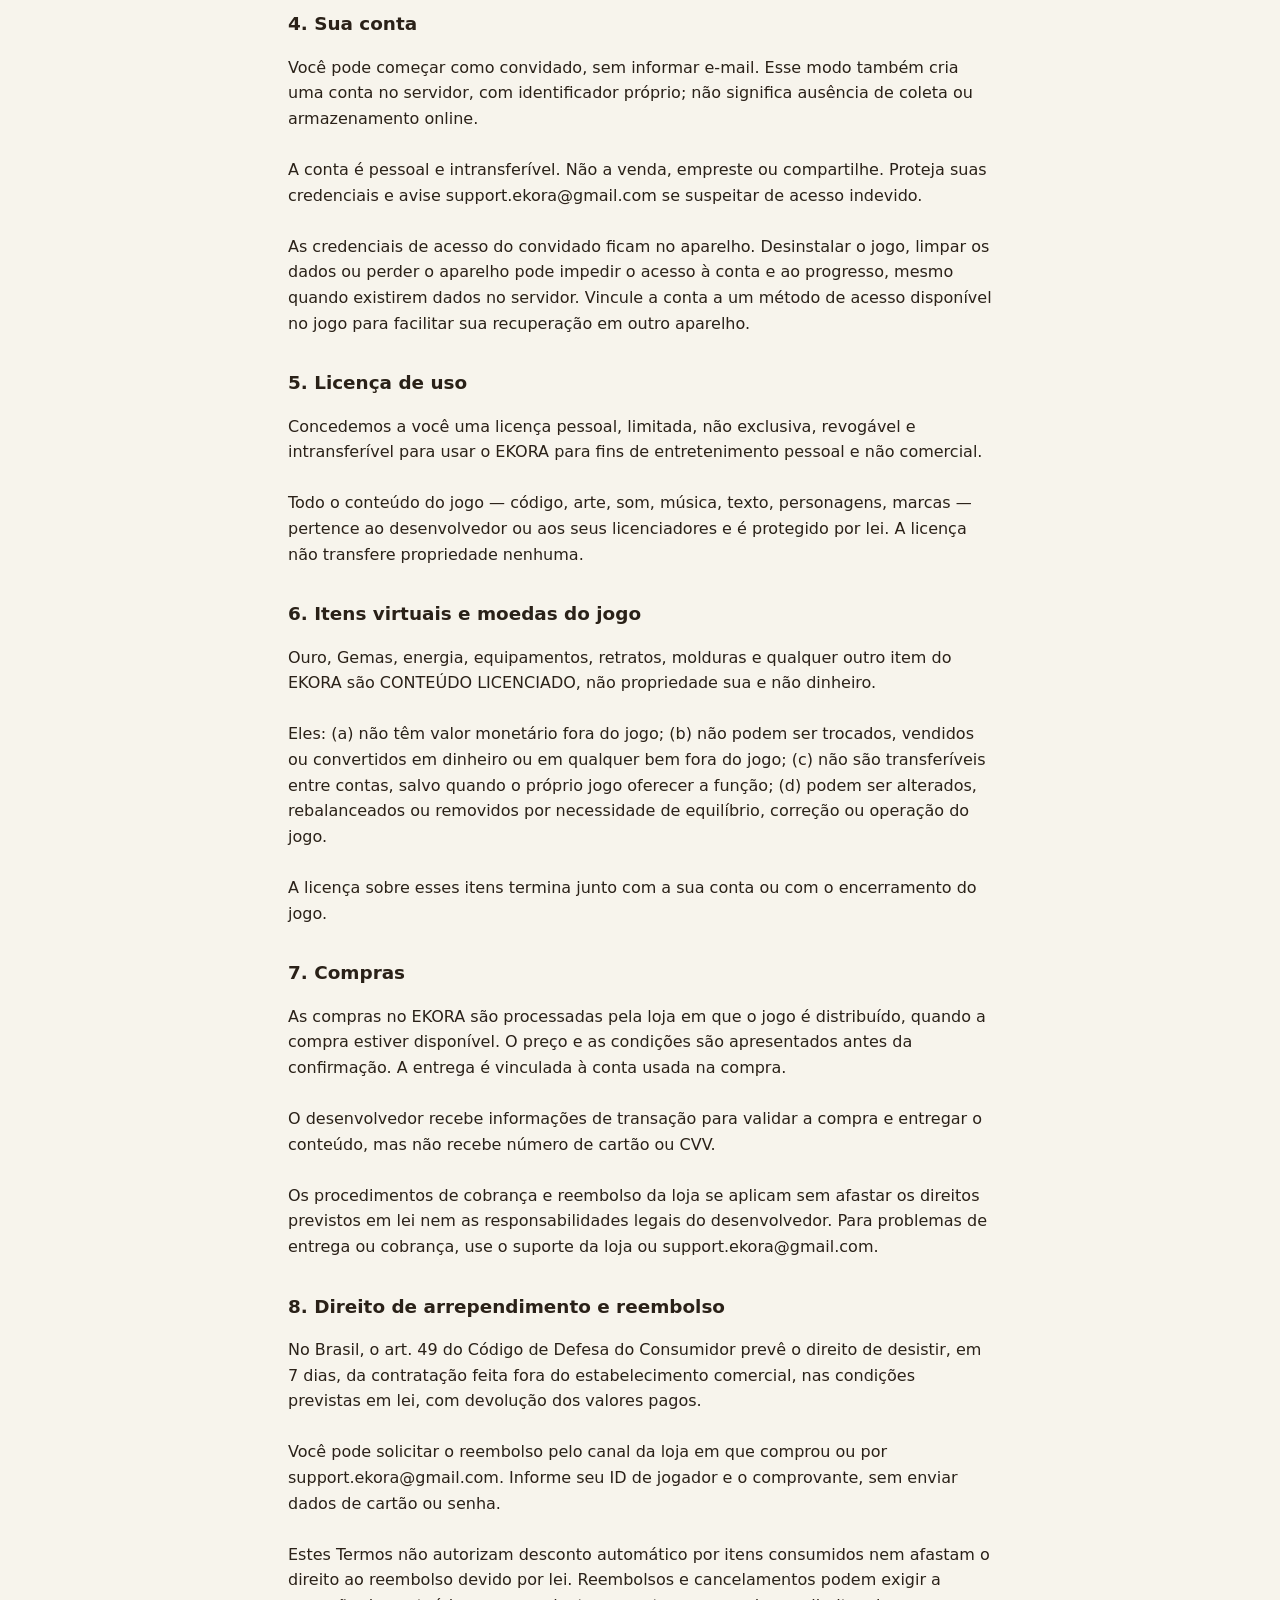
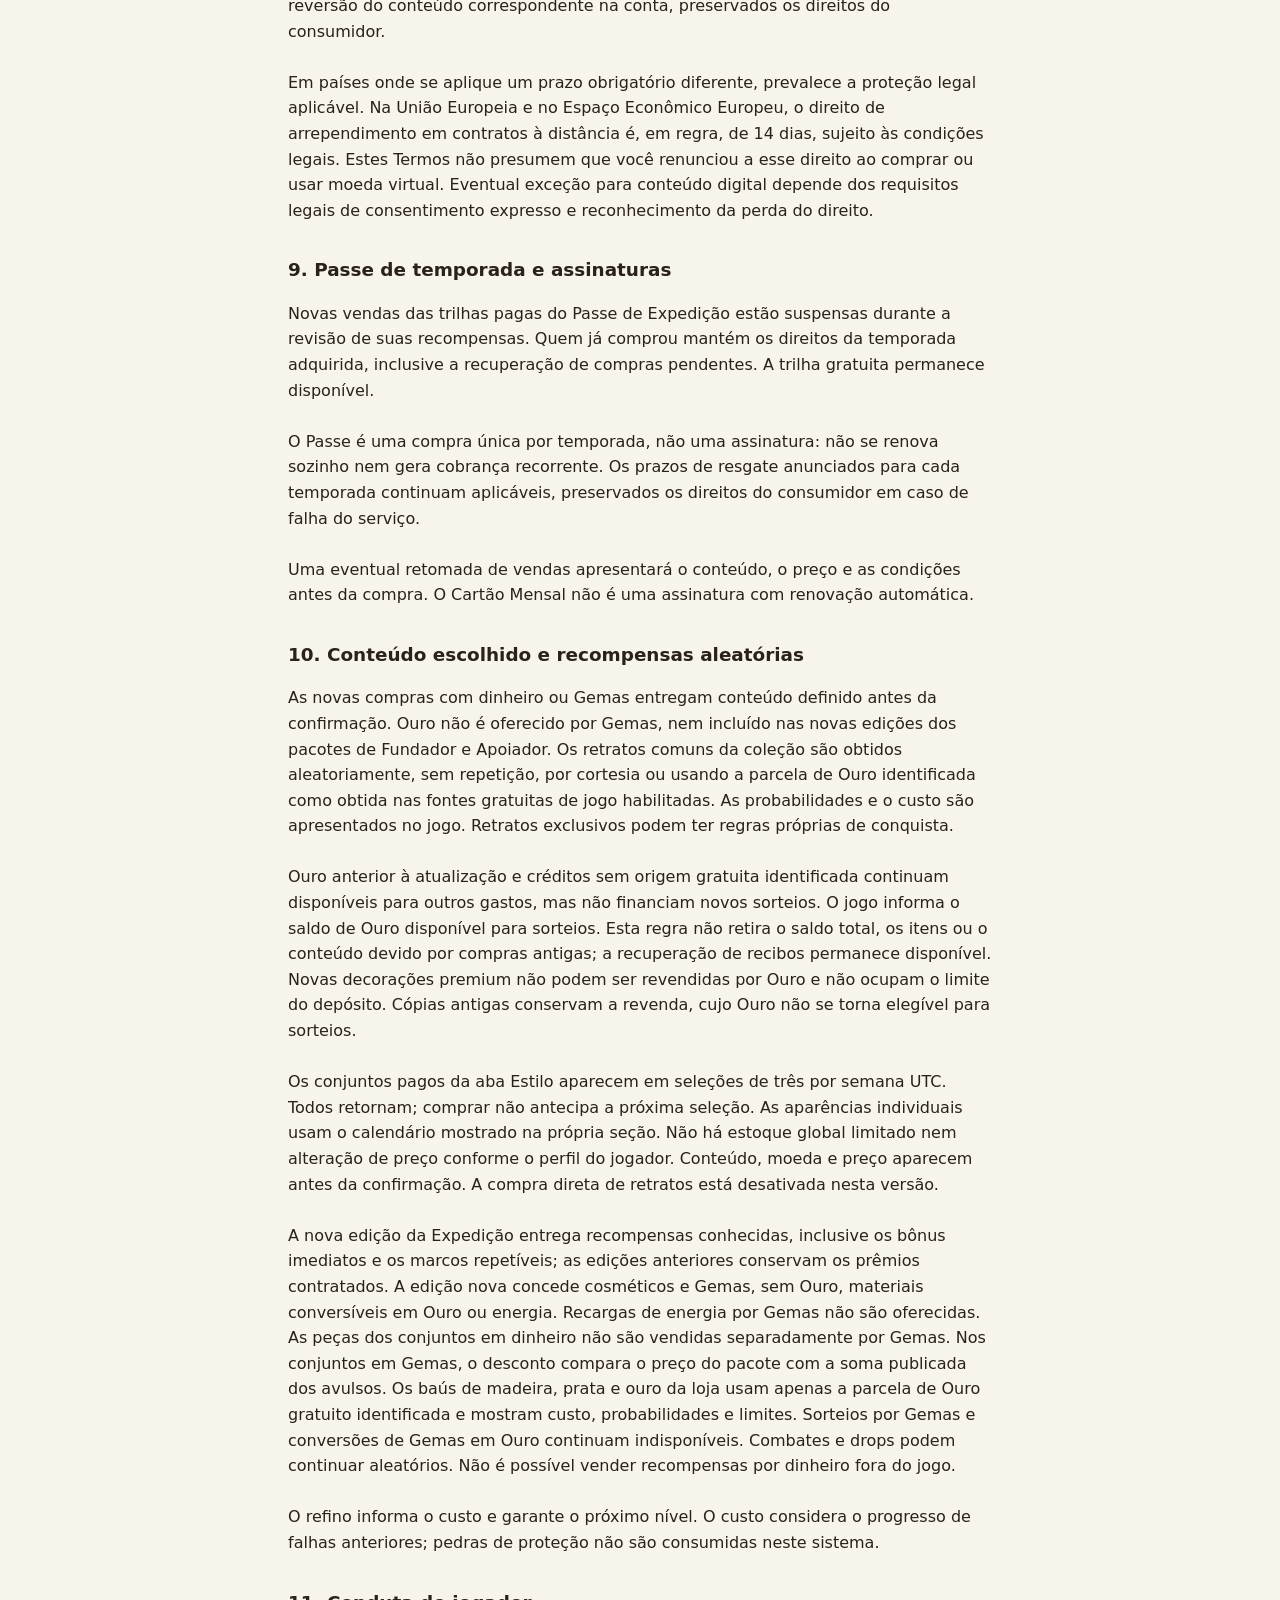
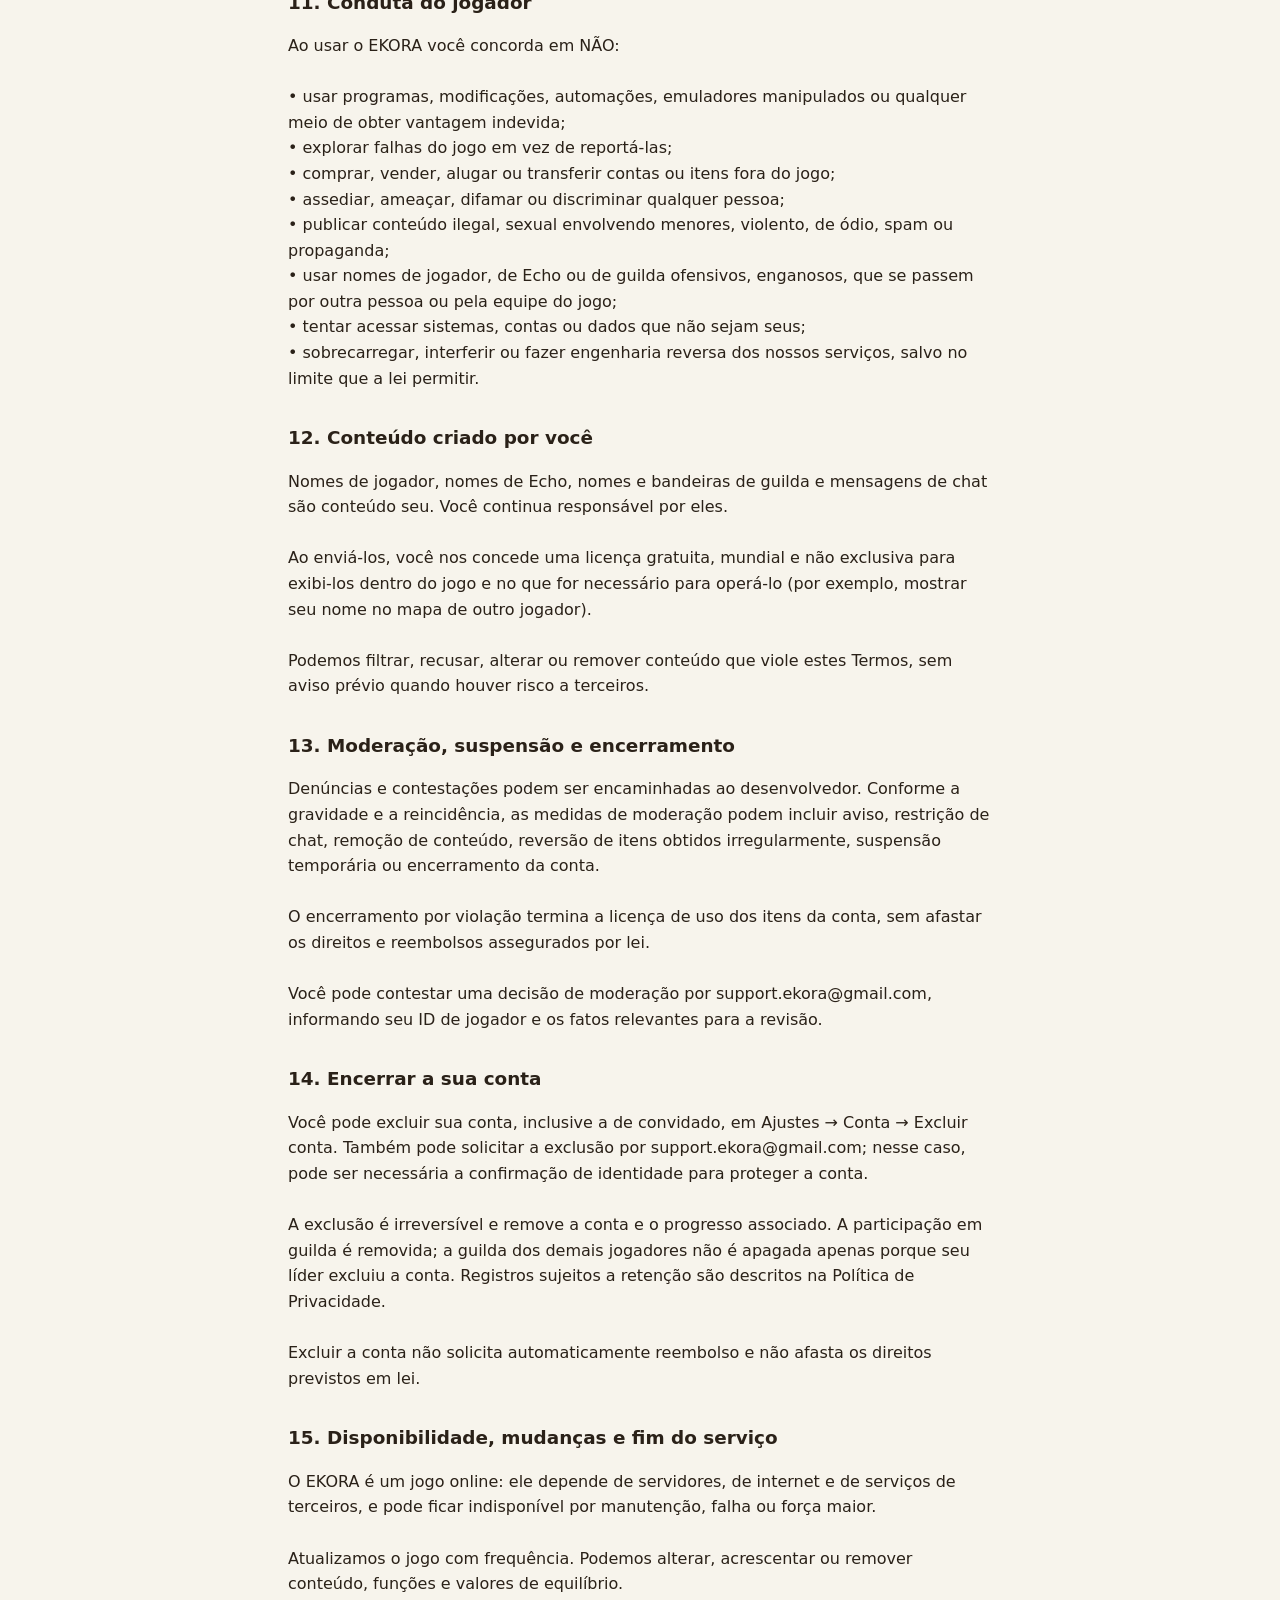
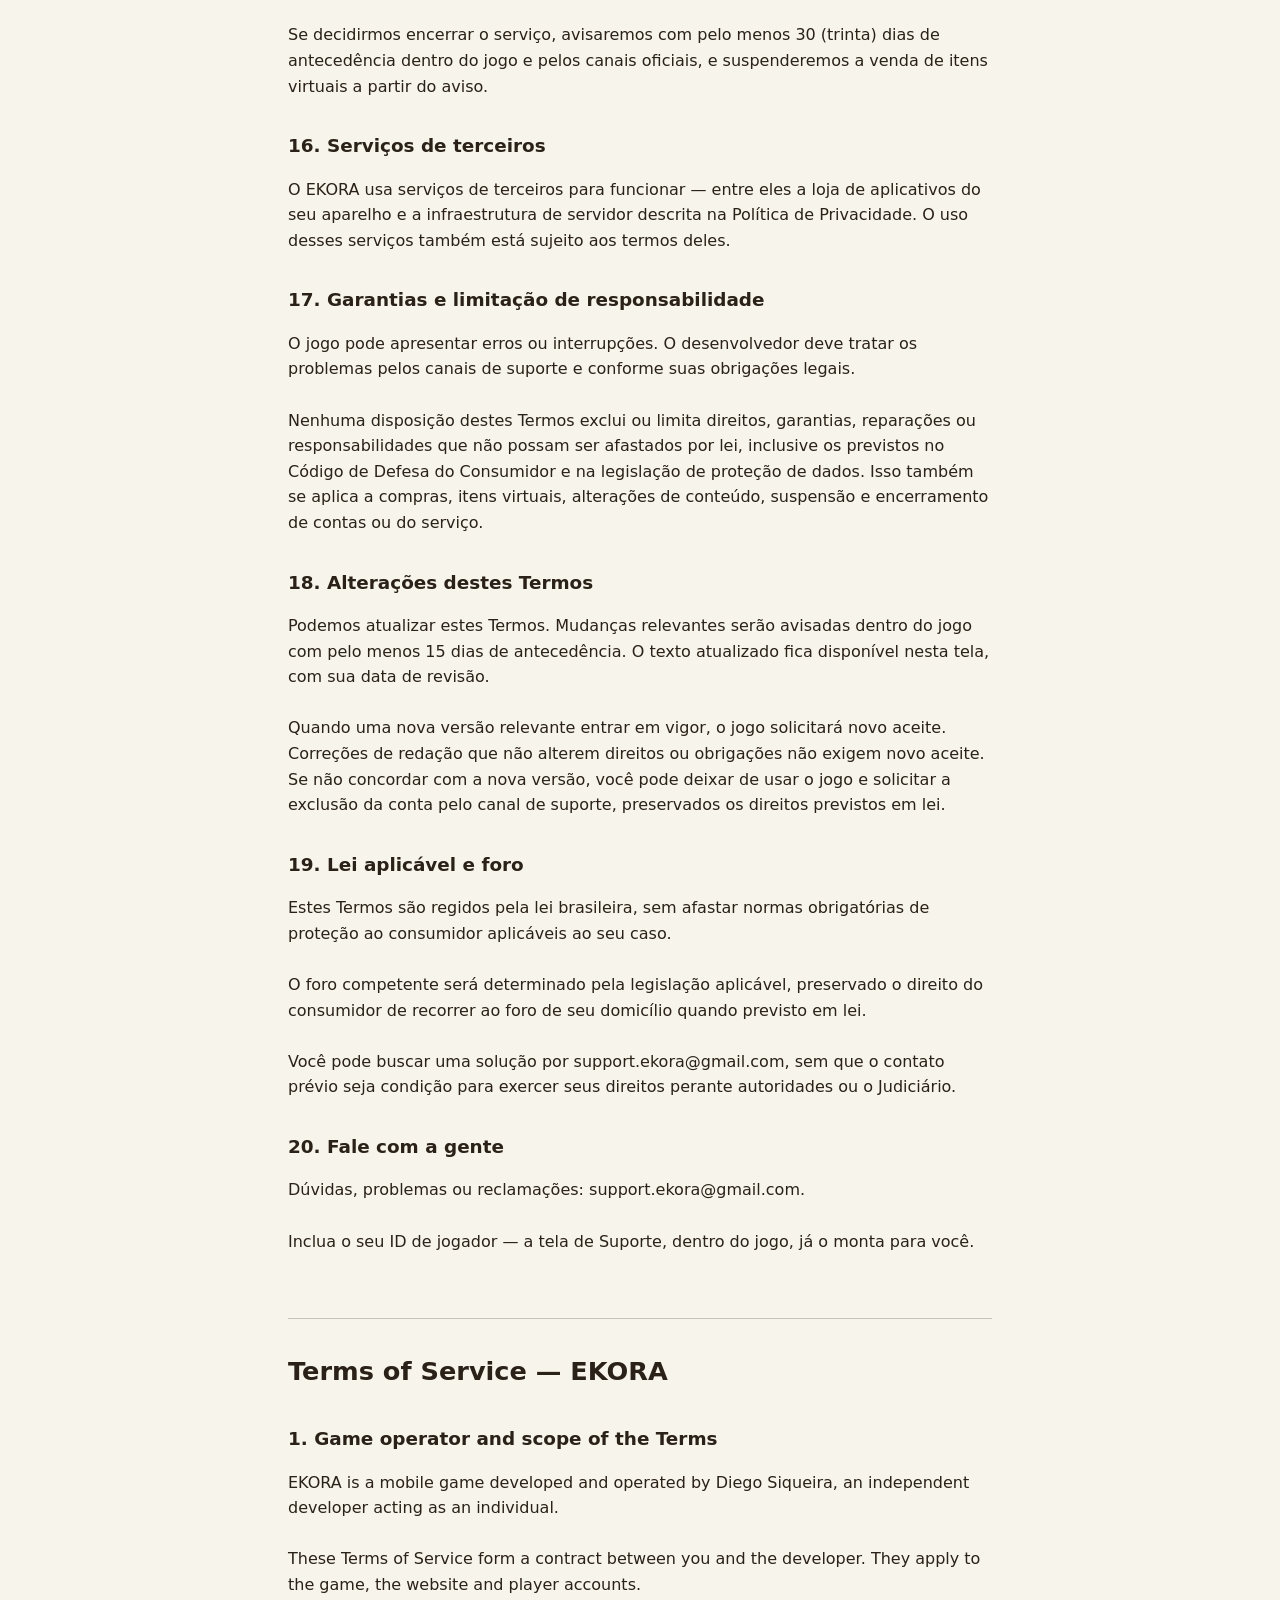
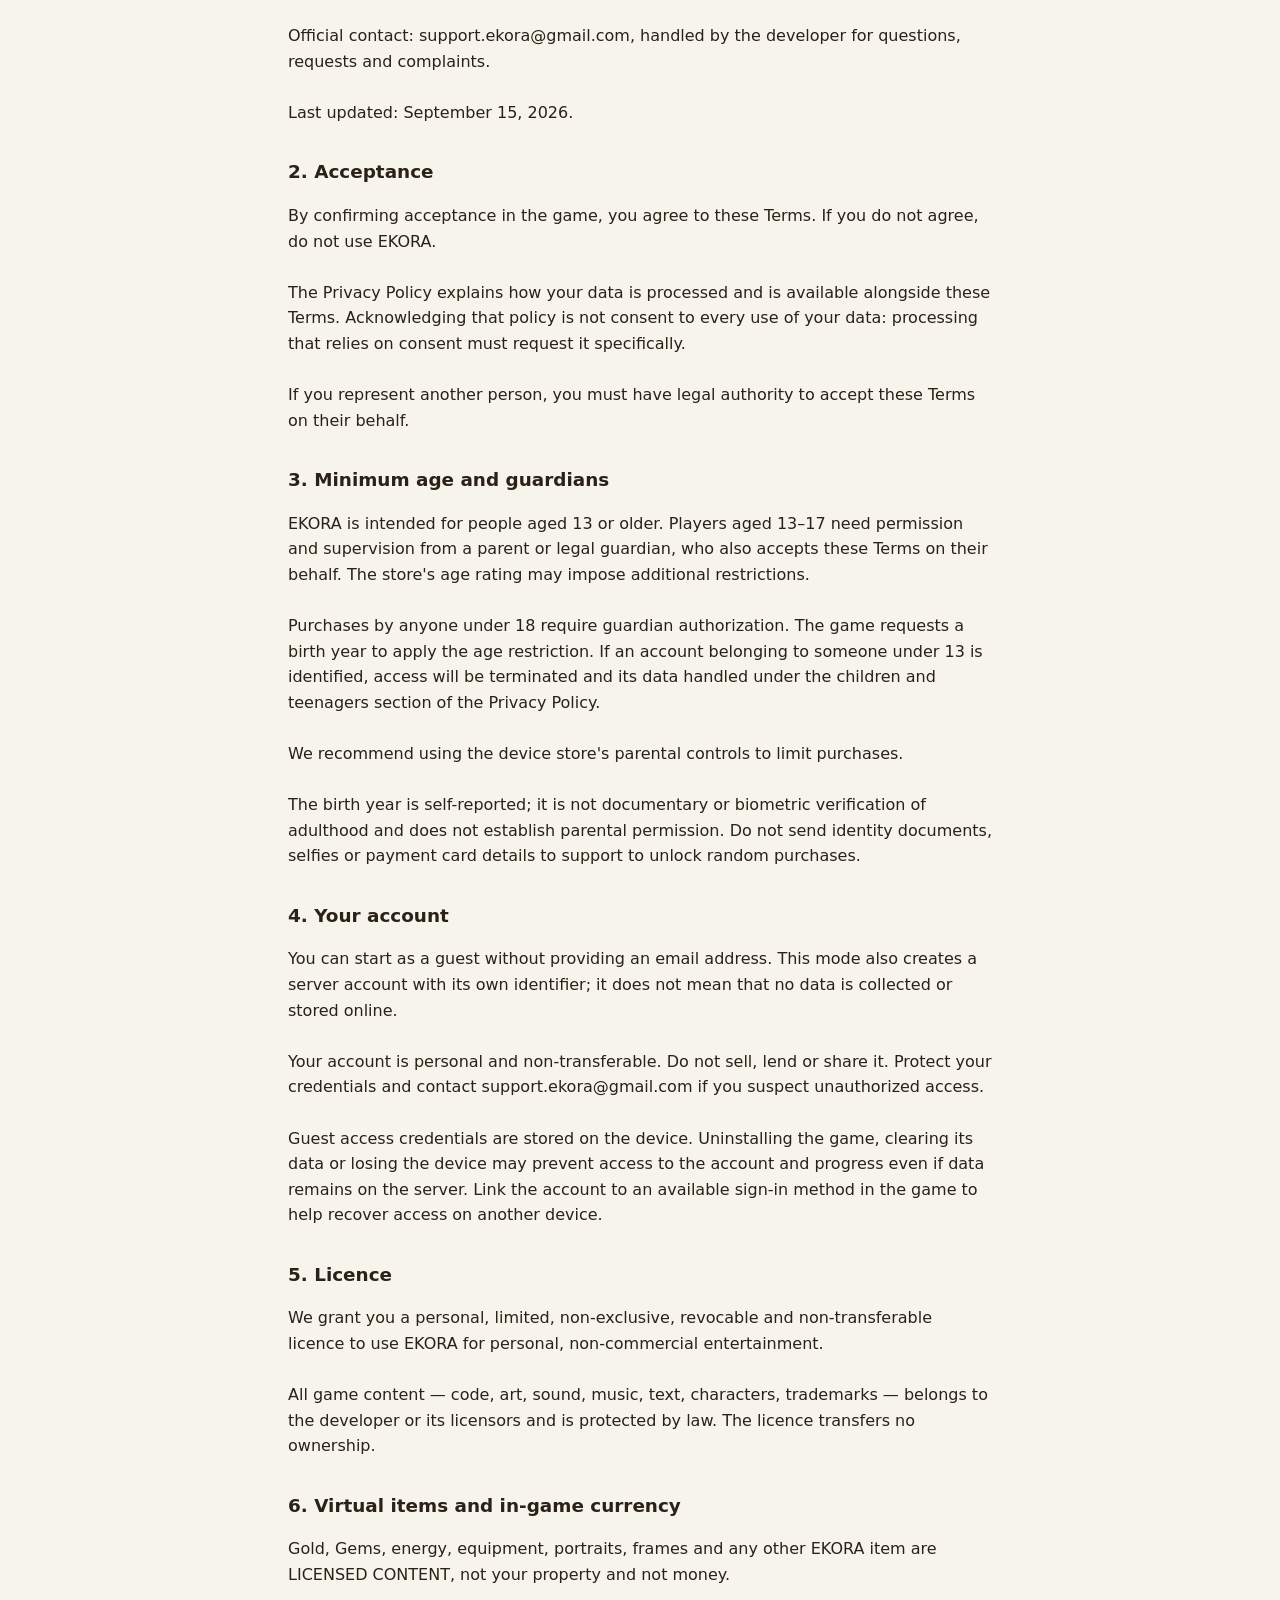
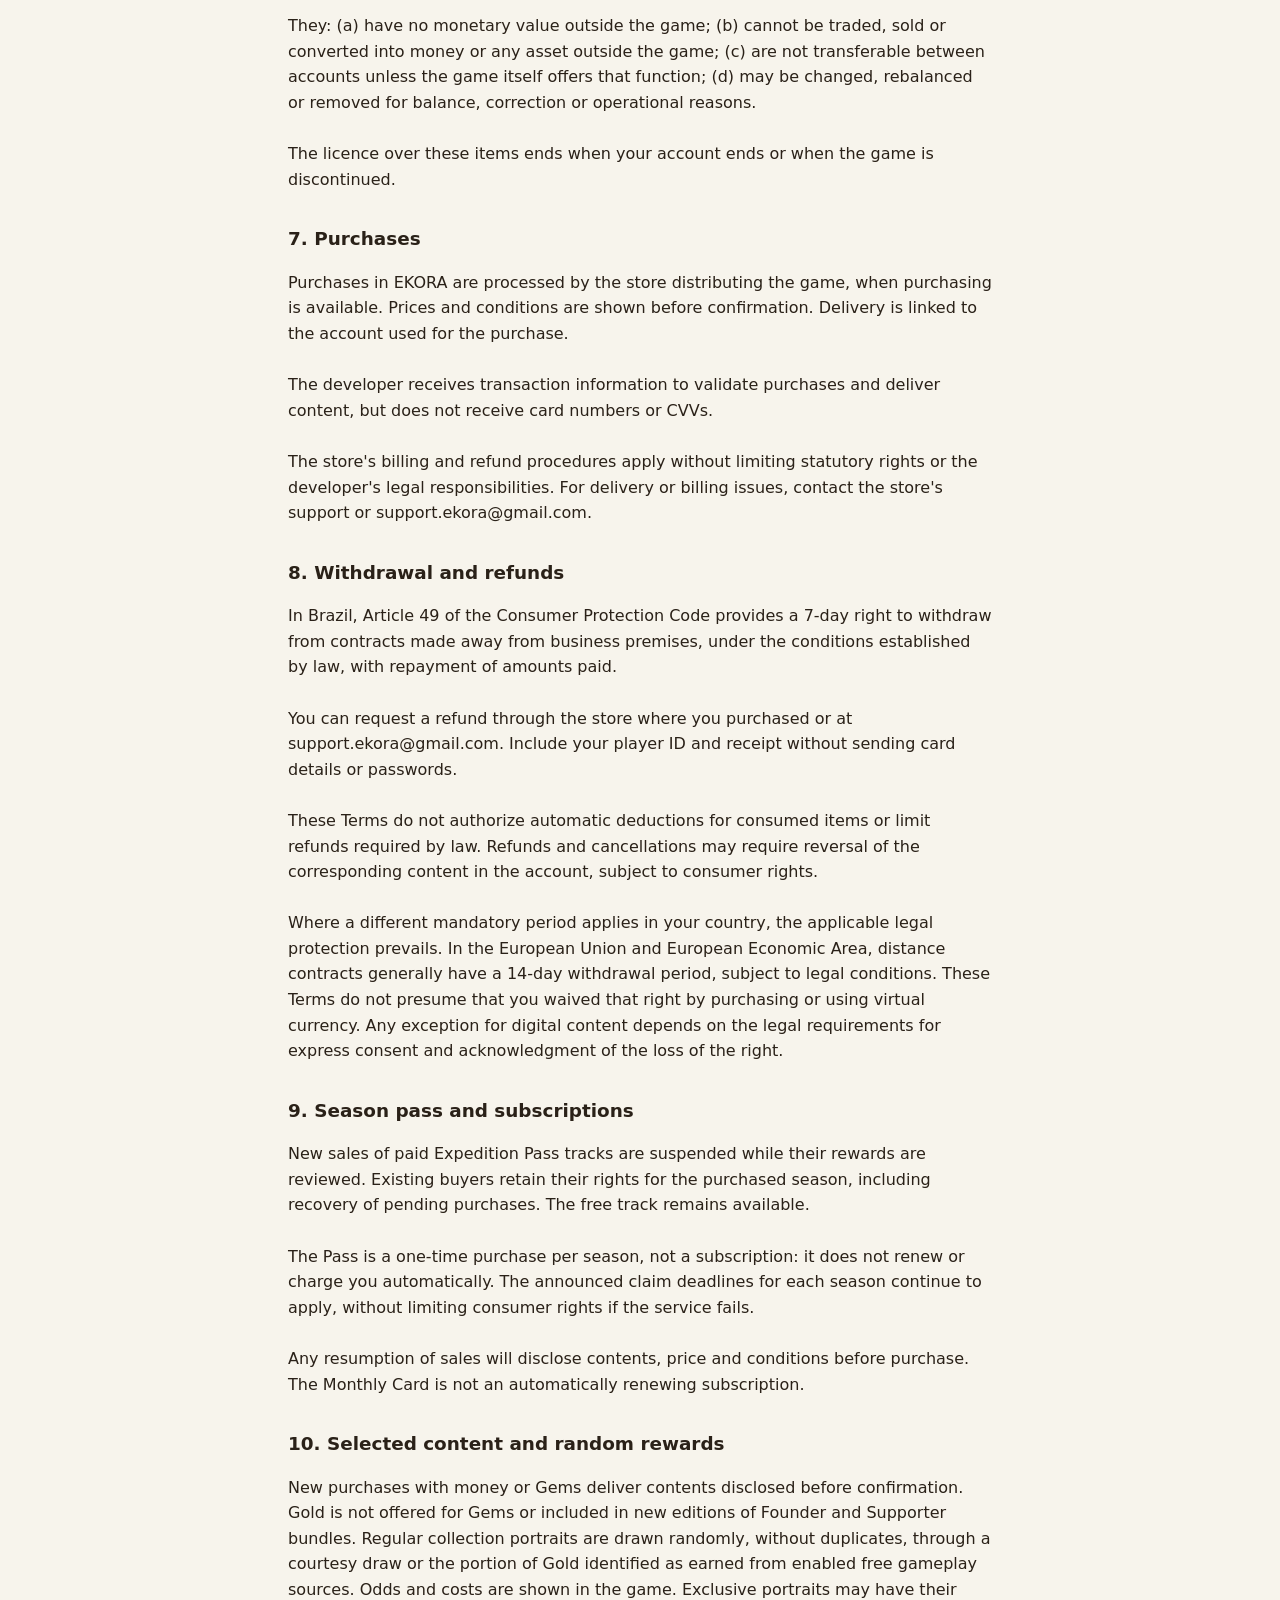
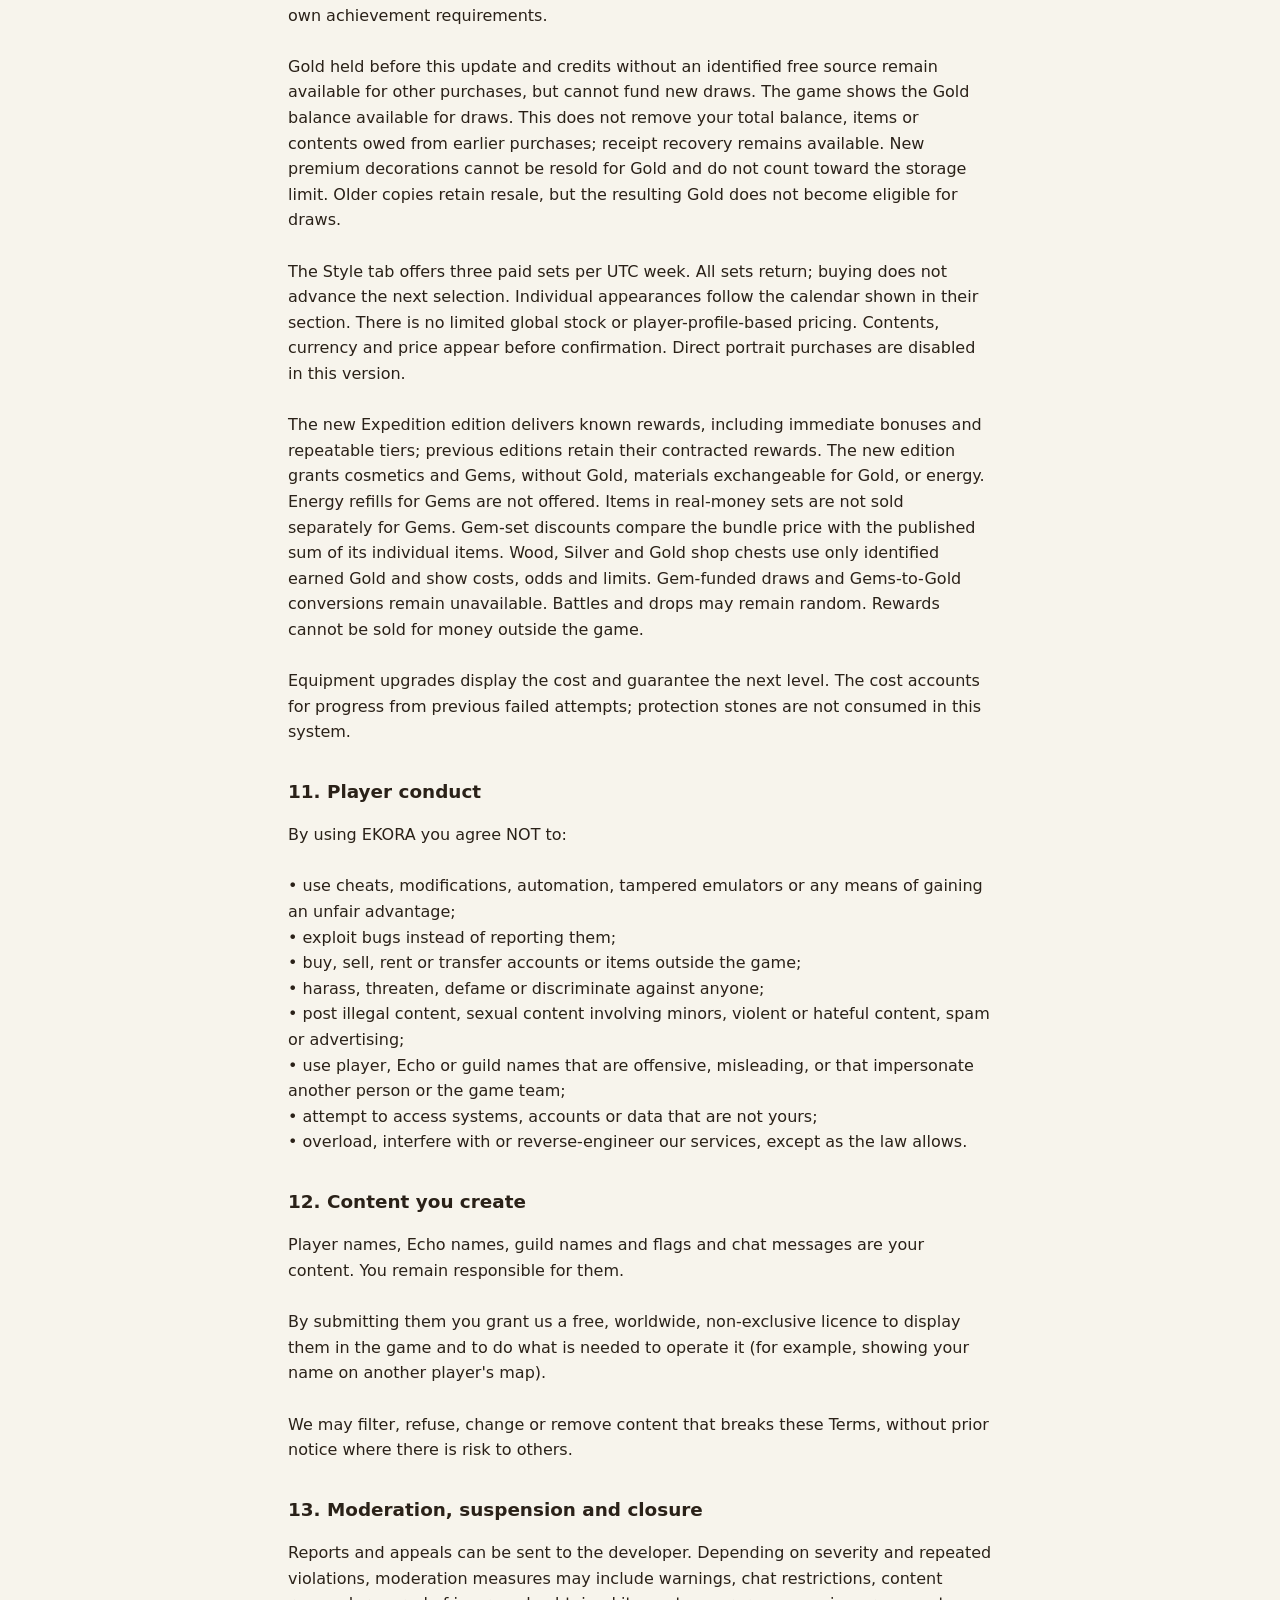
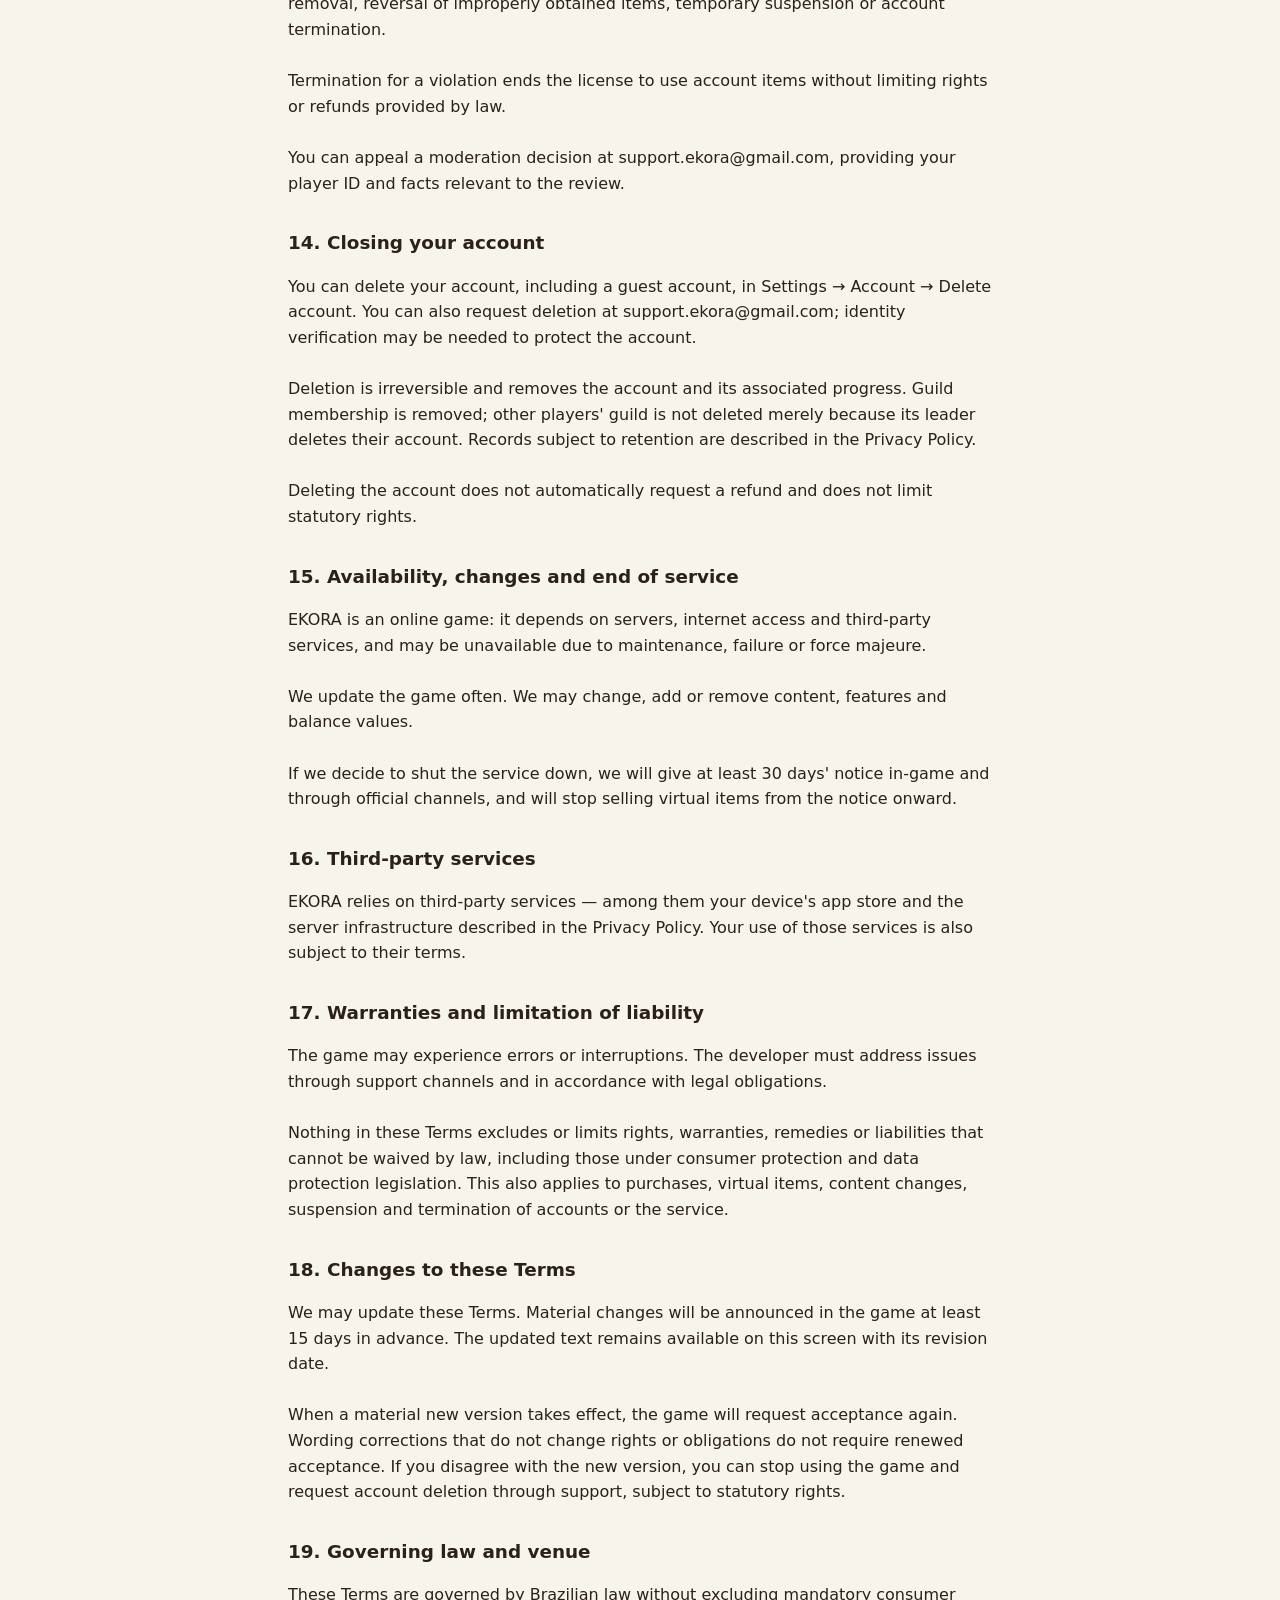
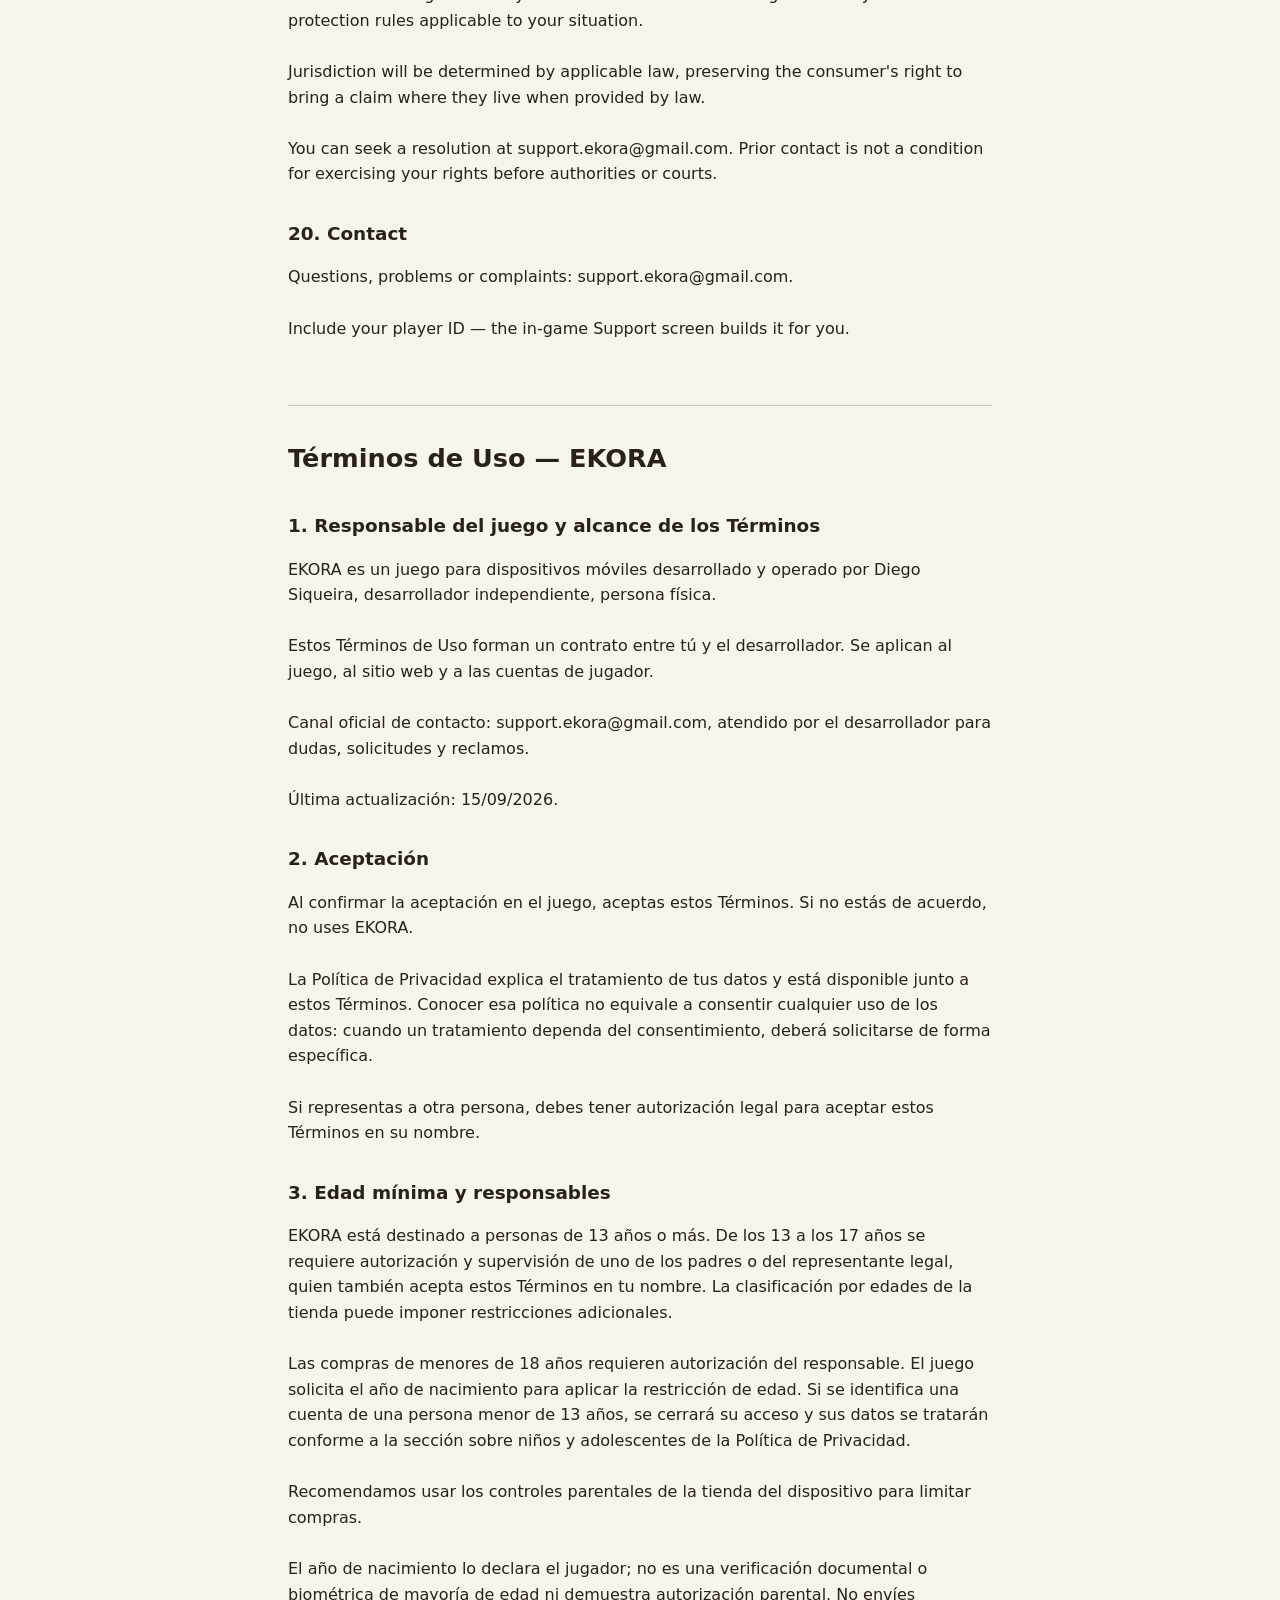
<file: termos-2026-09-15.html>
<!doctype html><html lang="pt-BR"><head><meta charset="utf-8"><meta name="viewport" content="width=device-width, initial-scale=1"><title>Termos de Uso — EKORA</title><style>
:root { color-scheme: light dark; }
body { margin: 0 auto; max-width: 44rem; padding: 2rem 1.25rem 4rem;
  font: 16px/1.6 system-ui, -apple-system, "Segoe UI", sans-serif;
  background: #f7f4ec; color: #2a2118; }
@media (prefers-color-scheme: dark) { body { background: #17130e; color: #e8e0d2; } }
h1 { font-size: 1.6rem; margin: 0 0 .25rem; }
h2 { font-size: 1.15rem; margin-top: 2rem; }
p { white-space: pre-line; }
nav { margin: 1rem 0 2rem; font-size: .95rem; }
nav a { margin-right: 1rem; }
a { color: #7a5b1e; } @media (prefers-color-scheme: dark) { a { color: #d9a94a; } }
footer { margin-top: 3rem; font-size: .85rem; opacity: .75; }
.idioma { margin-top: 4rem; border-top: 1px solid #0003; padding-top: 2rem; }
</style></head><body><nav><a href="index.html">EKORA</a><a href="privacidade.html">Privacidade</a><a href="termos.html">Termos</a><a href="excluir-conta.html">Excluir conta</a></nav><aside aria-label="Aviso de revisão"><p lang="pt-BR">Aviso de revisão publicado em 2026-09-15. As mudanças contratuais entram em vigor em 2026-09-30. Os detalhes de dados descrevem a operação informada; direitos legais permanecem preservados. <a href="termos-anteriores.html">Versão anterior</a></p><p lang="en-US">Revision notice published on 2026-09-15. Contract changes take effect on 2026-09-30. Data disclosures describe the reported operation; statutory rights remain protected. <a href="termos-anteriores.html">Previous version</a></p><p lang="es-419">Aviso de revisión publicado el 2026-09-15. Los cambios contractuales entran en vigor el 2026-09-30. La información de datos describe la operación informada; se preservan los derechos legales. <a href="termos-anteriores.html">Versión anterior</a></p></aside><section lang="pt-BR"><h1>Termos de Uso — EKORA</h1><h2>1. Responsável pelo jogo e alcance dos Termos</h2><p>EKORA é um jogo eletrônico para dispositivos móveis desenvolvido e operado por Diego Siqueira, desenvolvedor independente, pessoa física.

Estes Termos de Uso formam um contrato entre você e o desenvolvedor. Eles se aplicam ao jogo, ao site e às contas de jogador.

Canal oficial de contato: support.ekora@gmail.com, atendido pelo desenvolvedor para dúvidas, solicitações e reclamações.

Última atualização: 15/09/2026.</p><h2>2. Aceitação</h2><p>Ao confirmar o aceite no jogo, você concorda com estes Termos. Se não concordar, não use o EKORA.

A Política de Privacidade explica o tratamento dos seus dados e fica disponível ao lado destes Termos. Conhecer essa política não equivale a consentir com qualquer uso dos dados: quando um tratamento depender de consentimento, ele deverá ser solicitado de forma específica.

Se você representa outra pessoa, deve ter autorização legal para aceitar estes Termos em nome dela.</p><h2>3. Idade mínima e responsáveis</h2><p>O EKORA é destinado a pessoas com 13 anos ou mais. Dos 13 aos 17 anos, o uso do jogo exige autorização e supervisão de um dos pais ou do responsável legal, que também aceita estes Termos em seu nome. A classificação indicativa da loja pode impor restrições adicionais.

Compras feitas por menores de 18 anos dependem de autorização do responsável. O jogo solicita o ano de nascimento para aplicar a restrição de idade. Se for identificada uma conta de pessoa menor de 13 anos, o acesso será encerrado e os dados serão tratados conforme a seção sobre crianças e adolescentes da Política de Privacidade.

Recomendamos os controles parentais da loja do aparelho para limitar compras.

O ano de nascimento é informado pelo jogador; não é uma verificação documental ou biométrica de maioridade e não comprova autorização parental. Não envie documentos de identidade, selfies ou dados de cartão ao suporte para desbloquear compras aleatórias.</p><h2>4. Sua conta</h2><p>Você pode começar como convidado, sem informar e-mail. Esse modo também cria uma conta no servidor, com identificador próprio; não significa ausência de coleta ou armazenamento online.

A conta é pessoal e intransferível. Não a venda, empreste ou compartilhe. Proteja suas credenciais e avise support.ekora@gmail.com se suspeitar de acesso indevido.

As credenciais de acesso do convidado ficam no aparelho. Desinstalar o jogo, limpar os dados ou perder o aparelho pode impedir o acesso à conta e ao progresso, mesmo quando existirem dados no servidor. Vincule a conta a um método de acesso disponível no jogo para facilitar sua recuperação em outro aparelho.</p><h2>5. Licença de uso</h2><p>Concedemos a você uma licença pessoal, limitada, não exclusiva, revogável e intransferível para usar o EKORA para fins de entretenimento pessoal e não comercial.

Todo o conteúdo do jogo — código, arte, som, música, texto, personagens, marcas — pertence ao desenvolvedor ou aos seus licenciadores e é protegido por lei. A licença não transfere propriedade nenhuma.</p><h2>6. Itens virtuais e moedas do jogo</h2><p>Ouro, Gemas, energia, equipamentos, retratos, molduras e qualquer outro item do EKORA são CONTEÚDO LICENCIADO, não propriedade sua e não dinheiro.

Eles: (a) não têm valor monetário fora do jogo; (b) não podem ser trocados, vendidos ou convertidos em dinheiro ou em qualquer bem fora do jogo; (c) não são transferíveis entre contas, salvo quando o próprio jogo oferecer a função; (d) podem ser alterados, rebalanceados ou removidos por necessidade de equilíbrio, correção ou operação do jogo.

A licença sobre esses itens termina junto com a sua conta ou com o encerramento do jogo.</p><h2>7. Compras</h2><p>As compras no EKORA são processadas pela loja em que o jogo é distribuído, quando a compra estiver disponível. O preço e as condições são apresentados antes da confirmação. A entrega é vinculada à conta usada na compra.

O desenvolvedor recebe informações de transação para validar a compra e entregar o conteúdo, mas não recebe número de cartão ou CVV.

Os procedimentos de cobrança e reembolso da loja se aplicam sem afastar os direitos previstos em lei nem as responsabilidades legais do desenvolvedor. Para problemas de entrega ou cobrança, use o suporte da loja ou support.ekora@gmail.com.</p><h2>8. Direito de arrependimento e reembolso</h2><p>No Brasil, o art. 49 do Código de Defesa do Consumidor prevê o direito de desistir, em 7 dias, da contratação feita fora do estabelecimento comercial, nas condições previstas em lei, com devolução dos valores pagos.

Você pode solicitar o reembolso pelo canal da loja em que comprou ou por support.ekora@gmail.com. Informe seu ID de jogador e o comprovante, sem enviar dados de cartão ou senha.

Estes Termos não autorizam desconto automático por itens consumidos nem afastam o direito ao reembolso devido por lei. Reembolsos e cancelamentos podem exigir a reversão do conteúdo correspondente na conta, preservados os direitos do consumidor.

Em países onde se aplique um prazo obrigatório diferente, prevalece a proteção legal aplicável. Na União Europeia e no Espaço Econômico Europeu, o direito de arrependimento em contratos à distância é, em regra, de 14 dias, sujeito às condições legais. Estes Termos não presumem que você renunciou a esse direito ao comprar ou usar moeda virtual. Eventual exceção para conteúdo digital depende dos requisitos legais de consentimento expresso e reconhecimento da perda do direito.</p><h2>9. Passe de temporada e assinaturas</h2><p>Novas vendas das trilhas pagas do Passe de Expedição estão suspensas durante a revisão de suas recompensas. Quem já comprou mantém os direitos da temporada adquirida, inclusive a recuperação de compras pendentes. A trilha gratuita permanece disponível.

O Passe é uma compra única por temporada, não uma assinatura: não se renova sozinho nem gera cobrança recorrente. Os prazos de resgate anunciados para cada temporada continuam aplicáveis, preservados os direitos do consumidor em caso de falha do serviço.

Uma eventual retomada de vendas apresentará o conteúdo, o preço e as condições antes da compra. O Cartão Mensal não é uma assinatura com renovação automática.</p><h2>10. Conteúdo escolhido e recompensas aleatórias</h2><p>As novas compras com dinheiro ou Gemas entregam conteúdo definido antes da confirmação. Ouro não é oferecido por Gemas, nem incluído nas novas edições dos pacotes de Fundador e Apoiador. Os retratos comuns da coleção são obtidos aleatoriamente, sem repetição, por cortesia ou usando a parcela de Ouro identificada como obtida nas fontes gratuitas de jogo habilitadas. As probabilidades e o custo são apresentados no jogo. Retratos exclusivos podem ter regras próprias de conquista.

Ouro anterior à atualização e créditos sem origem gratuita identificada continuam disponíveis para outros gastos, mas não financiam novos sorteios. O jogo informa o saldo de Ouro disponível para sorteios. Esta regra não retira o saldo total, os itens ou o conteúdo devido por compras antigas; a recuperação de recibos permanece disponível. Novas decorações premium não podem ser revendidas por Ouro e não ocupam o limite do depósito. Cópias antigas conservam a revenda, cujo Ouro não se torna elegível para sorteios.

Os conjuntos pagos da aba Estilo aparecem em seleções de três por semana UTC. Todos retornam; comprar não antecipa a próxima seleção. As aparências individuais usam o calendário mostrado na própria seção. Não há estoque global limitado nem alteração de preço conforme o perfil do jogador. Conteúdo, moeda e preço aparecem antes da confirmação. A compra direta de retratos está desativada nesta versão.

A nova edição da Expedição entrega recompensas conhecidas, inclusive os bônus imediatos e os marcos repetíveis; as edições anteriores conservam os prêmios contratados. A edição nova concede cosméticos e Gemas, sem Ouro, materiais conversíveis em Ouro ou energia. Recargas de energia por Gemas não são oferecidas. As peças dos conjuntos em dinheiro não são vendidas separadamente por Gemas. Nos conjuntos em Gemas, o desconto compara o preço do pacote com a soma publicada dos avulsos. Os baús de madeira, prata e ouro da loja usam apenas a parcela de Ouro gratuito identificada e mostram custo, probabilidades e limites. Sorteios por Gemas e conversões de Gemas em Ouro continuam indisponíveis. Combates e drops podem continuar aleatórios. Não é possível vender recompensas por dinheiro fora do jogo.

O refino informa o custo e garante o próximo nível. O custo considera o progresso de falhas anteriores; pedras de proteção não são consumidas neste sistema.</p><h2>11. Conduta do jogador</h2><p>Ao usar o EKORA você concorda em NÃO:

• usar programas, modificações, automações, emuladores manipulados ou qualquer meio de obter vantagem indevida;
• explorar falhas do jogo em vez de reportá-las;
• comprar, vender, alugar ou transferir contas ou itens fora do jogo;
• assediar, ameaçar, difamar ou discriminar qualquer pessoa;
• publicar conteúdo ilegal, sexual envolvendo menores, violento, de ódio, spam ou propaganda;
• usar nomes de jogador, de Echo ou de guilda ofensivos, enganosos, que se passem por outra pessoa ou pela equipe do jogo;
• tentar acessar sistemas, contas ou dados que não sejam seus;
• sobrecarregar, interferir ou fazer engenharia reversa dos nossos serviços, salvo no limite que a lei permitir.</p><h2>12. Conteúdo criado por você</h2><p>Nomes de jogador, nomes de Echo, nomes e bandeiras de guilda e mensagens de chat são conteúdo seu. Você continua responsável por eles.

Ao enviá-los, você nos concede uma licença gratuita, mundial e não exclusiva para exibi-los dentro do jogo e no que for necessário para operá-lo (por exemplo, mostrar seu nome no mapa de outro jogador).

Podemos filtrar, recusar, alterar ou remover conteúdo que viole estes Termos, sem aviso prévio quando houver risco a terceiros.</p><h2>13. Moderação, suspensão e encerramento</h2><p>Denúncias e contestações podem ser encaminhadas ao desenvolvedor. Conforme a gravidade e a reincidência, as medidas de moderação podem incluir aviso, restrição de chat, remoção de conteúdo, reversão de itens obtidos irregularmente, suspensão temporária ou encerramento da conta.

O encerramento por violação termina a licença de uso dos itens da conta, sem afastar os direitos e reembolsos assegurados por lei.

Você pode contestar uma decisão de moderação por support.ekora@gmail.com, informando seu ID de jogador e os fatos relevantes para a revisão.</p><h2>14. Encerrar a sua conta</h2><p>Você pode excluir sua conta, inclusive a de convidado, em Ajustes → Conta → Excluir conta. Também pode solicitar a exclusão por support.ekora@gmail.com; nesse caso, pode ser necessária a confirmação de identidade para proteger a conta.

A exclusão é irreversível e remove a conta e o progresso associado. A participação em guilda é removida; a guilda dos demais jogadores não é apagada apenas porque seu líder excluiu a conta. Registros sujeitos a retenção são descritos na Política de Privacidade.

Excluir a conta não solicita automaticamente reembolso e não afasta os direitos previstos em lei.</p><h2>15. Disponibilidade, mudanças e fim do serviço</h2><p>O EKORA é um jogo online: ele depende de servidores, de internet e de serviços de terceiros, e pode ficar indisponível por manutenção, falha ou força maior.

Atualizamos o jogo com frequência. Podemos alterar, acrescentar ou remover conteúdo, funções e valores de equilíbrio.

Se decidirmos encerrar o serviço, avisaremos com pelo menos 30 (trinta) dias de antecedência dentro do jogo e pelos canais oficiais, e suspenderemos a venda de itens virtuais a partir do aviso.</p><h2>16. Serviços de terceiros</h2><p>O EKORA usa serviços de terceiros para funcionar — entre eles a loja de aplicativos do seu aparelho e a infraestrutura de servidor descrita na Política de Privacidade. O uso desses serviços também está sujeito aos termos deles.</p><h2>17. Garantias e limitação de responsabilidade</h2><p>O jogo pode apresentar erros ou interrupções. O desenvolvedor deve tratar os problemas pelos canais de suporte e conforme suas obrigações legais.

Nenhuma disposição destes Termos exclui ou limita direitos, garantias, reparações ou responsabilidades que não possam ser afastados por lei, inclusive os previstos no Código de Defesa do Consumidor e na legislação de proteção de dados. Isso também se aplica a compras, itens virtuais, alterações de conteúdo, suspensão e encerramento de contas ou do serviço.</p><h2>18. Alterações destes Termos</h2><p>Podemos atualizar estes Termos. Mudanças relevantes serão avisadas dentro do jogo com pelo menos 15 dias de antecedência. O texto atualizado fica disponível nesta tela, com sua data de revisão.

Quando uma nova versão relevante entrar em vigor, o jogo solicitará novo aceite. Correções de redação que não alterem direitos ou obrigações não exigem novo aceite. Se não concordar com a nova versão, você pode deixar de usar o jogo e solicitar a exclusão da conta pelo canal de suporte, preservados os direitos previstos em lei.</p><h2>19. Lei aplicável e foro</h2><p>Estes Termos são regidos pela lei brasileira, sem afastar normas obrigatórias de proteção ao consumidor aplicáveis ao seu caso.

O foro competente será determinado pela legislação aplicável, preservado o direito do consumidor de recorrer ao foro de seu domicílio quando previsto em lei.

Você pode buscar uma solução por support.ekora@gmail.com, sem que o contato prévio seja condição para exercer seus direitos perante autoridades ou o Judiciário.</p><h2>20. Fale com a gente</h2><p>Dúvidas, problemas ou reclamações: support.ekora@gmail.com.

Inclua o seu ID de jogador — a tela de Suporte, dentro do jogo, já o monta para você.</p></section><section lang="en-US" class="idioma"><h1>Terms of Service — EKORA</h1><h2>1. Game operator and scope of the Terms</h2><p>EKORA is a mobile game developed and operated by Diego Siqueira, an independent developer acting as an individual.

These Terms of Service form a contract between you and the developer. They apply to the game, the website and player accounts.

Official contact: support.ekora@gmail.com, handled by the developer for questions, requests and complaints.

Last updated: September 15, 2026.</p><h2>2. Acceptance</h2><p>By confirming acceptance in the game, you agree to these Terms. If you do not agree, do not use EKORA.

The Privacy Policy explains how your data is processed and is available alongside these Terms. Acknowledging that policy is not consent to every use of your data: processing that relies on consent must request it specifically.

If you represent another person, you must have legal authority to accept these Terms on their behalf.</p><h2>3. Minimum age and guardians</h2><p>EKORA is intended for people aged 13 or older. Players aged 13–17 need permission and supervision from a parent or legal guardian, who also accepts these Terms on their behalf. The store&#x27;s age rating may impose additional restrictions.

Purchases by anyone under 18 require guardian authorization. The game requests a birth year to apply the age restriction. If an account belonging to someone under 13 is identified, access will be terminated and its data handled under the children and teenagers section of the Privacy Policy.

We recommend using the device store&#x27;s parental controls to limit purchases.

The birth year is self-reported; it is not documentary or biometric verification of adulthood and does not establish parental permission. Do not send identity documents, selfies or payment card details to support to unlock random purchases.</p><h2>4. Your account</h2><p>You can start as a guest without providing an email address. This mode also creates a server account with its own identifier; it does not mean that no data is collected or stored online.

Your account is personal and non-transferable. Do not sell, lend or share it. Protect your credentials and contact support.ekora@gmail.com if you suspect unauthorized access.

Guest access credentials are stored on the device. Uninstalling the game, clearing its data or losing the device may prevent access to the account and progress even if data remains on the server. Link the account to an available sign-in method in the game to help recover access on another device.</p><h2>5. Licence</h2><p>We grant you a personal, limited, non-exclusive, revocable and non-transferable licence to use EKORA for personal, non-commercial entertainment.

All game content — code, art, sound, music, text, characters, trademarks — belongs to the developer or its licensors and is protected by law. The licence transfers no ownership.</p><h2>6. Virtual items and in-game currency</h2><p>Gold, Gems, energy, equipment, portraits, frames and any other EKORA item are LICENSED CONTENT, not your property and not money.

They: (a) have no monetary value outside the game; (b) cannot be traded, sold or converted into money or any asset outside the game; (c) are not transferable between accounts unless the game itself offers that function; (d) may be changed, rebalanced or removed for balance, correction or operational reasons.

The licence over these items ends when your account ends or when the game is discontinued.</p><h2>7. Purchases</h2><p>Purchases in EKORA are processed by the store distributing the game, when purchasing is available. Prices and conditions are shown before confirmation. Delivery is linked to the account used for the purchase.

The developer receives transaction information to validate purchases and deliver content, but does not receive card numbers or CVVs.

The store&#x27;s billing and refund procedures apply without limiting statutory rights or the developer&#x27;s legal responsibilities. For delivery or billing issues, contact the store&#x27;s support or support.ekora@gmail.com.</p><h2>8. Withdrawal and refunds</h2><p>In Brazil, Article 49 of the Consumer Protection Code provides a 7-day right to withdraw from contracts made away from business premises, under the conditions established by law, with repayment of amounts paid.

You can request a refund through the store where you purchased or at support.ekora@gmail.com. Include your player ID and receipt without sending card details or passwords.

These Terms do not authorize automatic deductions for consumed items or limit refunds required by law. Refunds and cancellations may require reversal of the corresponding content in the account, subject to consumer rights.

Where a different mandatory period applies in your country, the applicable legal protection prevails. In the European Union and European Economic Area, distance contracts generally have a 14-day withdrawal period, subject to legal conditions. These Terms do not presume that you waived that right by purchasing or using virtual currency. Any exception for digital content depends on the legal requirements for express consent and acknowledgment of the loss of the right.</p><h2>9. Season pass and subscriptions</h2><p>New sales of paid Expedition Pass tracks are suspended while their rewards are reviewed. Existing buyers retain their rights for the purchased season, including recovery of pending purchases. The free track remains available.

The Pass is a one-time purchase per season, not a subscription: it does not renew or charge you automatically. The announced claim deadlines for each season continue to apply, without limiting consumer rights if the service fails.

Any resumption of sales will disclose contents, price and conditions before purchase. The Monthly Card is not an automatically renewing subscription.</p><h2>10. Selected content and random rewards</h2><p>New purchases with money or Gems deliver contents disclosed before confirmation. Gold is not offered for Gems or included in new editions of Founder and Supporter bundles. Regular collection portraits are drawn randomly, without duplicates, through a courtesy draw or the portion of Gold identified as earned from enabled free gameplay sources. Odds and costs are shown in the game. Exclusive portraits may have their own achievement requirements.

Gold held before this update and credits without an identified free source remain available for other purchases, but cannot fund new draws. The game shows the Gold balance available for draws. This does not remove your total balance, items or contents owed from earlier purchases; receipt recovery remains available. New premium decorations cannot be resold for Gold and do not count toward the storage limit. Older copies retain resale, but the resulting Gold does not become eligible for draws.

The Style tab offers three paid sets per UTC week. All sets return; buying does not advance the next selection. Individual appearances follow the calendar shown in their section. There is no limited global stock or player-profile-based pricing. Contents, currency and price appear before confirmation. Direct portrait purchases are disabled in this version.

The new Expedition edition delivers known rewards, including immediate bonuses and repeatable tiers; previous editions retain their contracted rewards. The new edition grants cosmetics and Gems, without Gold, materials exchangeable for Gold, or energy. Energy refills for Gems are not offered. Items in real-money sets are not sold separately for Gems. Gem-set discounts compare the bundle price with the published sum of its individual items. Wood, Silver and Gold shop chests use only identified earned Gold and show costs, odds and limits. Gem-funded draws and Gems-to-Gold conversions remain unavailable. Battles and drops may remain random. Rewards cannot be sold for money outside the game.

Equipment upgrades display the cost and guarantee the next level. The cost accounts for progress from previous failed attempts; protection stones are not consumed in this system.</p><h2>11. Player conduct</h2><p>By using EKORA you agree NOT to:

• use cheats, modifications, automation, tampered emulators or any means of gaining an unfair advantage;
• exploit bugs instead of reporting them;
• buy, sell, rent or transfer accounts or items outside the game;
• harass, threaten, defame or discriminate against anyone;
• post illegal content, sexual content involving minors, violent or hateful content, spam or advertising;
• use player, Echo or guild names that are offensive, misleading, or that impersonate another person or the game team;
• attempt to access systems, accounts or data that are not yours;
• overload, interfere with or reverse-engineer our services, except as the law allows.</p><h2>12. Content you create</h2><p>Player names, Echo names, guild names and flags and chat messages are your content. You remain responsible for them.

By submitting them you grant us a free, worldwide, non-exclusive licence to display them in the game and to do what is needed to operate it (for example, showing your name on another player&#x27;s map).

We may filter, refuse, change or remove content that breaks these Terms, without prior notice where there is risk to others.</p><h2>13. Moderation, suspension and closure</h2><p>Reports and appeals can be sent to the developer. Depending on severity and repeated violations, moderation measures may include warnings, chat restrictions, content removal, reversal of improperly obtained items, temporary suspension or account termination.

Termination for a violation ends the license to use account items without limiting rights or refunds provided by law.

You can appeal a moderation decision at support.ekora@gmail.com, providing your player ID and facts relevant to the review.</p><h2>14. Closing your account</h2><p>You can delete your account, including a guest account, in Settings → Account → Delete account. You can also request deletion at support.ekora@gmail.com; identity verification may be needed to protect the account.

Deletion is irreversible and removes the account and its associated progress. Guild membership is removed; other players&#x27; guild is not deleted merely because its leader deletes their account. Records subject to retention are described in the Privacy Policy.

Deleting the account does not automatically request a refund and does not limit statutory rights.</p><h2>15. Availability, changes and end of service</h2><p>EKORA is an online game: it depends on servers, internet access and third-party services, and may be unavailable due to maintenance, failure or force majeure.

We update the game often. We may change, add or remove content, features and balance values.

If we decide to shut the service down, we will give at least 30 days&#x27; notice in-game and through official channels, and will stop selling virtual items from the notice onward.</p><h2>16. Third-party services</h2><p>EKORA relies on third-party services — among them your device&#x27;s app store and the server infrastructure described in the Privacy Policy. Your use of those services is also subject to their terms.</p><h2>17. Warranties and limitation of liability</h2><p>The game may experience errors or interruptions. The developer must address issues through support channels and in accordance with legal obligations.

Nothing in these Terms excludes or limits rights, warranties, remedies or liabilities that cannot be waived by law, including those under consumer protection and data protection legislation. This also applies to purchases, virtual items, content changes, suspension and termination of accounts or the service.</p><h2>18. Changes to these Terms</h2><p>We may update these Terms. Material changes will be announced in the game at least 15 days in advance. The updated text remains available on this screen with its revision date.

When a material new version takes effect, the game will request acceptance again. Wording corrections that do not change rights or obligations do not require renewed acceptance. If you disagree with the new version, you can stop using the game and request account deletion through support, subject to statutory rights.</p><h2>19. Governing law and venue</h2><p>These Terms are governed by Brazilian law without excluding mandatory consumer protection rules applicable to your situation.

Jurisdiction will be determined by applicable law, preserving the consumer&#x27;s right to bring a claim where they live when provided by law.

You can seek a resolution at support.ekora@gmail.com. Prior contact is not a condition for exercising your rights before authorities or courts.</p><h2>20. Contact</h2><p>Questions, problems or complaints: support.ekora@gmail.com.

Include your player ID — the in-game Support screen builds it for you.</p></section><section lang="es-419" class="idioma"><h1>Términos de Uso — EKORA</h1><h2>1. Responsable del juego y alcance de los Términos</h2><p>EKORA es un juego para dispositivos móviles desarrollado y operado por Diego Siqueira, desarrollador independiente, persona física.

Estos Términos de Uso forman un contrato entre tú y el desarrollador. Se aplican al juego, al sitio web y a las cuentas de jugador.

Canal oficial de contacto: support.ekora@gmail.com, atendido por el desarrollador para dudas, solicitudes y reclamos.

Última actualización: 15/09/2026.</p><h2>2. Aceptación</h2><p>Al confirmar la aceptación en el juego, aceptas estos Términos. Si no estás de acuerdo, no uses EKORA.

La Política de Privacidad explica el tratamiento de tus datos y está disponible junto a estos Términos. Conocer esa política no equivale a consentir cualquier uso de los datos: cuando un tratamiento dependa del consentimiento, deberá solicitarse de forma específica.

Si representas a otra persona, debes tener autorización legal para aceptar estos Términos en su nombre.</p><h2>3. Edad mínima y responsables</h2><p>EKORA está destinado a personas de 13 años o más. De los 13 a los 17 años se requiere autorización y supervisión de uno de los padres o del representante legal, quien también acepta estos Términos en tu nombre. La clasificación por edades de la tienda puede imponer restricciones adicionales.

Las compras de menores de 18 años requieren autorización del responsable. El juego solicita el año de nacimiento para aplicar la restricción de edad. Si se identifica una cuenta de una persona menor de 13 años, se cerrará su acceso y sus datos se tratarán conforme a la sección sobre niños y adolescentes de la Política de Privacidad.

Recomendamos usar los controles parentales de la tienda del dispositivo para limitar compras.

El año de nacimiento lo declara el jugador; no es una verificación documental o biométrica de mayoría de edad ni demuestra autorización parental. No envíes documentos de identidad, selfies ni datos de tarjeta al soporte para desbloquear compras aleatorias.</p><h2>4. Tu cuenta</h2><p>Puedes comenzar como invitado sin informar un correo electrónico. Este modo también crea una cuenta en el servidor con un identificador propio; no significa que no se recopilen o almacenen datos en línea.

La cuenta es personal e intransferible. No la vendas, prestes ni compartas. Protege tus credenciales y avisa a support.ekora@gmail.com si sospechas un acceso no autorizado.

Las credenciales de acceso del invitado se guardan en el dispositivo. Desinstalar el juego, borrar sus datos o perder el dispositivo puede impedir el acceso a la cuenta y al progreso, aunque existan datos en el servidor. Vincula la cuenta a un método de acceso disponible en el juego para facilitar su recuperación en otro dispositivo.</p><h2>5. Licencia de uso</h2><p>Te concedemos una licencia personal, limitada, no exclusiva, revocable e intransferible para usar EKORA con fines de entretenimiento personal y no comercial.

Todo el contenido del juego — código, arte, sonido, música, texto, personajes, marcas — pertenece al desarrollador o a sus licenciantes y está protegido por ley. La licencia no transfiere propiedad alguna.</p><h2>6. Objetos virtuales y monedas del juego</h2><p>El Oro, las Gemas, la energía, los equipos, los retratos, los marcos y cualquier otro objeto de EKORA son CONTENIDO LICENCIADO, no propiedad tuya y no dinero.

Ellos: (a) no tienen valor monetario fuera del juego; (b) no pueden ser intercambiados, vendidos ni convertidos en dinero ni en ningún bien fuera del juego; (c) no son transferibles entre cuentas, salvo cuando el propio juego ofrezca la función; (d) pueden ser modificados, rebalanceados o eliminados por necesidad de equilibrio, corrección u operación del juego.

La licencia sobre esos objetos termina junto con tu cuenta o con el cierre del juego.</p><h2>7. Compras</h2><p>Las compras en EKORA son procesadas por la tienda que distribuye el juego, cuando la compra esté disponible. El precio y las condiciones se muestran antes de confirmar. La entrega se vincula a la cuenta usada para comprar.

El desarrollador recibe información de la transacción para validar la compra y entregar el contenido, pero no recibe números de tarjeta ni CVV.

Los procedimientos de cobro y reembolso de la tienda se aplican sin limitar los derechos legales ni las responsabilidades legales del desarrollador. Para problemas de entrega o cobro, contacta al soporte de la tienda o a support.ekora@gmail.com.</p><h2>8. Derecho de arrepentimiento y reembolso</h2><p>En Brasil, el art. 49 del Código de Defensa del Consumidor prevé el derecho a desistir, en 7 días, de una contratación realizada fuera del establecimiento comercial, en las condiciones previstas por la ley, con devolución de los importes pagados.

Puedes solicitar un reembolso por el canal de la tienda donde compraste o por support.ekora@gmail.com. Incluye tu ID de jugador y el comprobante, sin enviar datos de tarjeta ni contraseñas.

Estos Términos no autorizan descuentos automáticos por objetos consumidos ni limitan los reembolsos exigidos por ley. Los reembolsos y cancelaciones pueden requerir la reversión del contenido correspondiente en la cuenta, respetando los derechos del consumidor.

Si en tu país corresponde un plazo obligatorio diferente, prevalece la protección legal aplicable. En la Unión Europea y el Espacio Económico Europeo, los contratos a distancia generalmente tienen un plazo de desistimiento de 14 días, sujeto a las condiciones legales. Estos Términos no presumen que renunciaste a ese derecho al comprar o usar moneda virtual. Cualquier excepción para contenido digital depende de los requisitos legales de consentimiento expreso y reconocimiento de la pérdida del derecho.</p><h2>9. Pase de temporada y suscripciones</h2><p>Las nuevas ventas de las rutas de pago del Pase de Expedición están suspendidas mientras se revisan sus recompensas. Quienes ya lo compraron conservan sus derechos para la temporada adquirida, incluida la recuperación de compras pendientes. La ruta gratuita sigue disponible.

El Pase es una compra única por temporada, no una suscripción: no se renueva ni genera cobros automáticos. Los plazos de canje anunciados para cada temporada siguen siendo aplicables, sin limitar los derechos del consumidor si falla el servicio.

Si se reanudan las ventas, el contenido, el precio y las condiciones se mostrarán antes de comprar. La Tarjeta Mensual no es una suscripción con renovación automática.</p><h2>10. Contenido elegido y recompensas aleatorias</h2><p>Las nuevas compras con dinero o Gemas entregan contenido indicado antes de confirmar. No se ofrece Oro por Gemas ni se incluye en las nuevas ediciones de paquetes de Fundador y Colaborador. Los retratos regulares de la colección se obtienen al azar, sin repetición, por cortesía o con la parte del Oro identificada como obtenida en las fuentes gratuitas de juego habilitadas. El juego muestra probabilidades y costos. Los retratos exclusivos pueden tener requisitos de logro propios.

El Oro anterior a esta actualización y los créditos sin origen gratuito identificado siguen disponibles para otros gastos, pero no financian nuevos sorteos. El juego muestra el saldo de Oro disponible para sorteos. Esta regla no retira el saldo total, los objetos ni el contenido pendiente de compras anteriores; se mantiene la recuperación de recibos. Las nuevas decoraciones premium no se pueden revender por Oro y no ocupan el límite del depósito. Las copias anteriores conservan la reventa, pero su Oro no se vuelve apto para sorteos.

La pestaña Estilo ofrece tres conjuntos pagados por semana UTC. Todos vuelven; comprar no adelanta la siguiente selección. Las apariencias individuales siguen el calendario de su sección. No hay existencias globales limitadas ni precios según el perfil del jugador. El contenido, la moneda y el precio aparecen antes de confirmar. La compra directa de retratos está desactivada en esta versión.

La nueva edición de Expedición entrega recompensas conocidas, incluidos los bonos inmediatos y los hitos repetibles; las ediciones anteriores conservan las recompensas contratadas. La nueva edición entrega cosméticos y Gemas, sin Oro, materiales intercambiables por Oro ni energía. No se ofrecen recargas de energía por Gemas. Las piezas de conjuntos pagados con dinero no se venden por separado con Gemas. El descuento de los conjuntos con Gemas compara el precio del paquete con la suma publicada de sus piezas individuales. Los cofres de madera, plata y oro de la tienda usan solo la parte de Oro gratuito identificada y muestran costos, probabilidades y límites. Los sorteos con Gemas y las conversiones de Gemas a Oro siguen deshabilitados. Los combates y drops pueden seguir siendo aleatorios. No se pueden vender recompensas por dinero fuera del juego.

La mejora del equipo muestra el costo y garantiza el siguiente nivel. El costo considera el progreso de intentos fallidos anteriores; no se consumen piedras de protección en este sistema.</p><h2>11. Conducta del jugador</h2><p>Al usar EKORA aceptas NO:

• usar programas, modificaciones, automatizaciones, emuladores manipulados o cualquier medio de obtener ventaja indebida;
• explotar fallas del juego en vez de reportarlas;
• comprar, vender, alquilar o transferir cuentas u objetos fuera del juego;
• acosar, amenazar, difamar o discriminar a cualquier persona;
• publicar contenido ilegal, sexual con menores, violento, de odio, spam o publicidad;
• usar nombres de jugador, de Echo o de gremio ofensivos, engañosos, que se hagan pasar por otra persona o por el equipo del juego;
• intentar acceder a sistemas, cuentas o datos que no sean tuyos;
• sobrecargar, interferir o hacer ingeniería inversa de nuestros servicios, salvo en el límite que la ley permita.</p><h2>12. Contenido creado por ti</h2><p>Los nombres de jugador, los nombres de Echo, los nombres y banderas de gremio y los mensajes de chat son contenido tuyo. Sigues siendo responsable de ellos.

Al enviarlos, nos concedes una licencia gratuita, mundial y no exclusiva para exhibirlos dentro del juego y en lo que sea necesario para operarlo (por ejemplo, mostrar tu nombre en el mapa de otro jugador).

Podemos filtrar, rechazar, modificar o eliminar contenido que viole estos Términos, sin aviso previo cuando haya riesgo para terceros.</p><h2>13. Moderación, suspensión y cierre</h2><p>Las denuncias y apelaciones pueden enviarse al desarrollador. Según la gravedad y la reincidencia, las medidas de moderación pueden incluir advertencias, restricciones de chat, eliminación de contenido, reversión de objetos obtenidos irregularmente, suspensión temporal o cierre de la cuenta.

El cierre por infracción termina la licencia de uso de los objetos de la cuenta, sin limitar los derechos ni reembolsos garantizados por ley.

Puedes apelar una decisión de moderación en support.ekora@gmail.com, indicando tu ID de jugador y los hechos relevantes para la revisión.</p><h2>14. Cerrar tu cuenta</h2><p>Puedes eliminar tu cuenta, incluida la de invitado, en Ajustes → Cuenta → Eliminar cuenta. También puedes solicitarlo en support.ekora@gmail.com; puede ser necesario confirmar tu identidad para proteger la cuenta.

La eliminación es irreversible y borra la cuenta y su progreso asociado. Se elimina la pertenencia al gremio; el gremio de los demás jugadores no se borra solo porque su líder elimine su cuenta. Los registros sujetos a conservación se describen en la Política de Privacidad.

Eliminar la cuenta no solicita un reembolso automáticamente ni limita los derechos legales.</p><h2>15. Disponibilidad, cambios y fin del servicio</h2><p>EKORA es un juego en línea: depende de servidores, de internet y de servicios de terceros, y puede quedar no disponible por mantenimiento, falla o fuerza mayor.

Actualizamos el juego con frecuencia. Podemos modificar, agregar o eliminar contenido, funciones y valores de equilibrio.

Si decidimos cerrar el servicio, avisaremos con al menos 30 (treinta) días de antelación dentro del juego y por los canales oficiales, y suspenderemos la venta de objetos virtuales a partir del aviso.</p><h2>16. Servicios de terceros</h2><p>EKORA usa servicios de terceros para funcionar — entre ellos la tienda de aplicaciones de tu dispositivo y la infraestructura de servidor descrita en la Política de Privacidad. El uso de esos servicios también está sujeto a los términos de ellos.</p><h2>17. Garantías y limitación de responsabilidad</h2><p>El juego puede presentar errores o interrupciones. El desarrollador debe atender los problemas por los canales de soporte y conforme a sus obligaciones legales.

Ninguna disposición de estos Términos excluye o limita derechos, garantías, reparaciones o responsabilidades que no puedan excluirse por ley, incluidos los de la legislación de defensa del consumidor y protección de datos. Esto también se aplica a compras, objetos virtuales, cambios de contenido, suspensión y cierre de cuentas o del servicio.</p><h2>18. Cambios en estos Términos</h2><p>Podemos actualizar estos Términos. Los cambios relevantes se anunciarán dentro del juego con al menos 15 días de anticipación. El texto actualizado estará disponible en esta pantalla con su fecha de revisión.

Cuando entre en vigor una nueva versión relevante, el juego solicitará nuevamente su aceptación. Las correcciones de redacción que no cambien derechos u obligaciones no requieren una nueva aceptación. Si no aceptas la nueva versión, puedes dejar de usar el juego y solicitar la eliminación de la cuenta por soporte, respetando los derechos legales.</p><h2>19. Ley aplicable y fuero</h2><p>Estos Términos se rigen por la ley brasileña, sin excluir las normas obligatorias de protección al consumidor aplicables a tu caso.

La jurisdicción competente se determinará según la legislación aplicable, respetando el derecho del consumidor a acudir al tribunal de su domicilio cuando lo prevea la ley.

Puedes buscar una solución en support.ekora@gmail.com. El contacto previo no es una condición para ejercer tus derechos ante las autoridades o los tribunales.</p><h2>20. Habla con nosotros</h2><p>Dudas, problemas o reclamos: support.ekora@gmail.com.

Incluye tu ID de jugador — la pantalla de Soporte, dentro del juego, ya lo arma por ti.</p></section><footer>Diego Siqueira · support.ekora@gmail.com · 2026-09-15</footer></body></html>
</file>
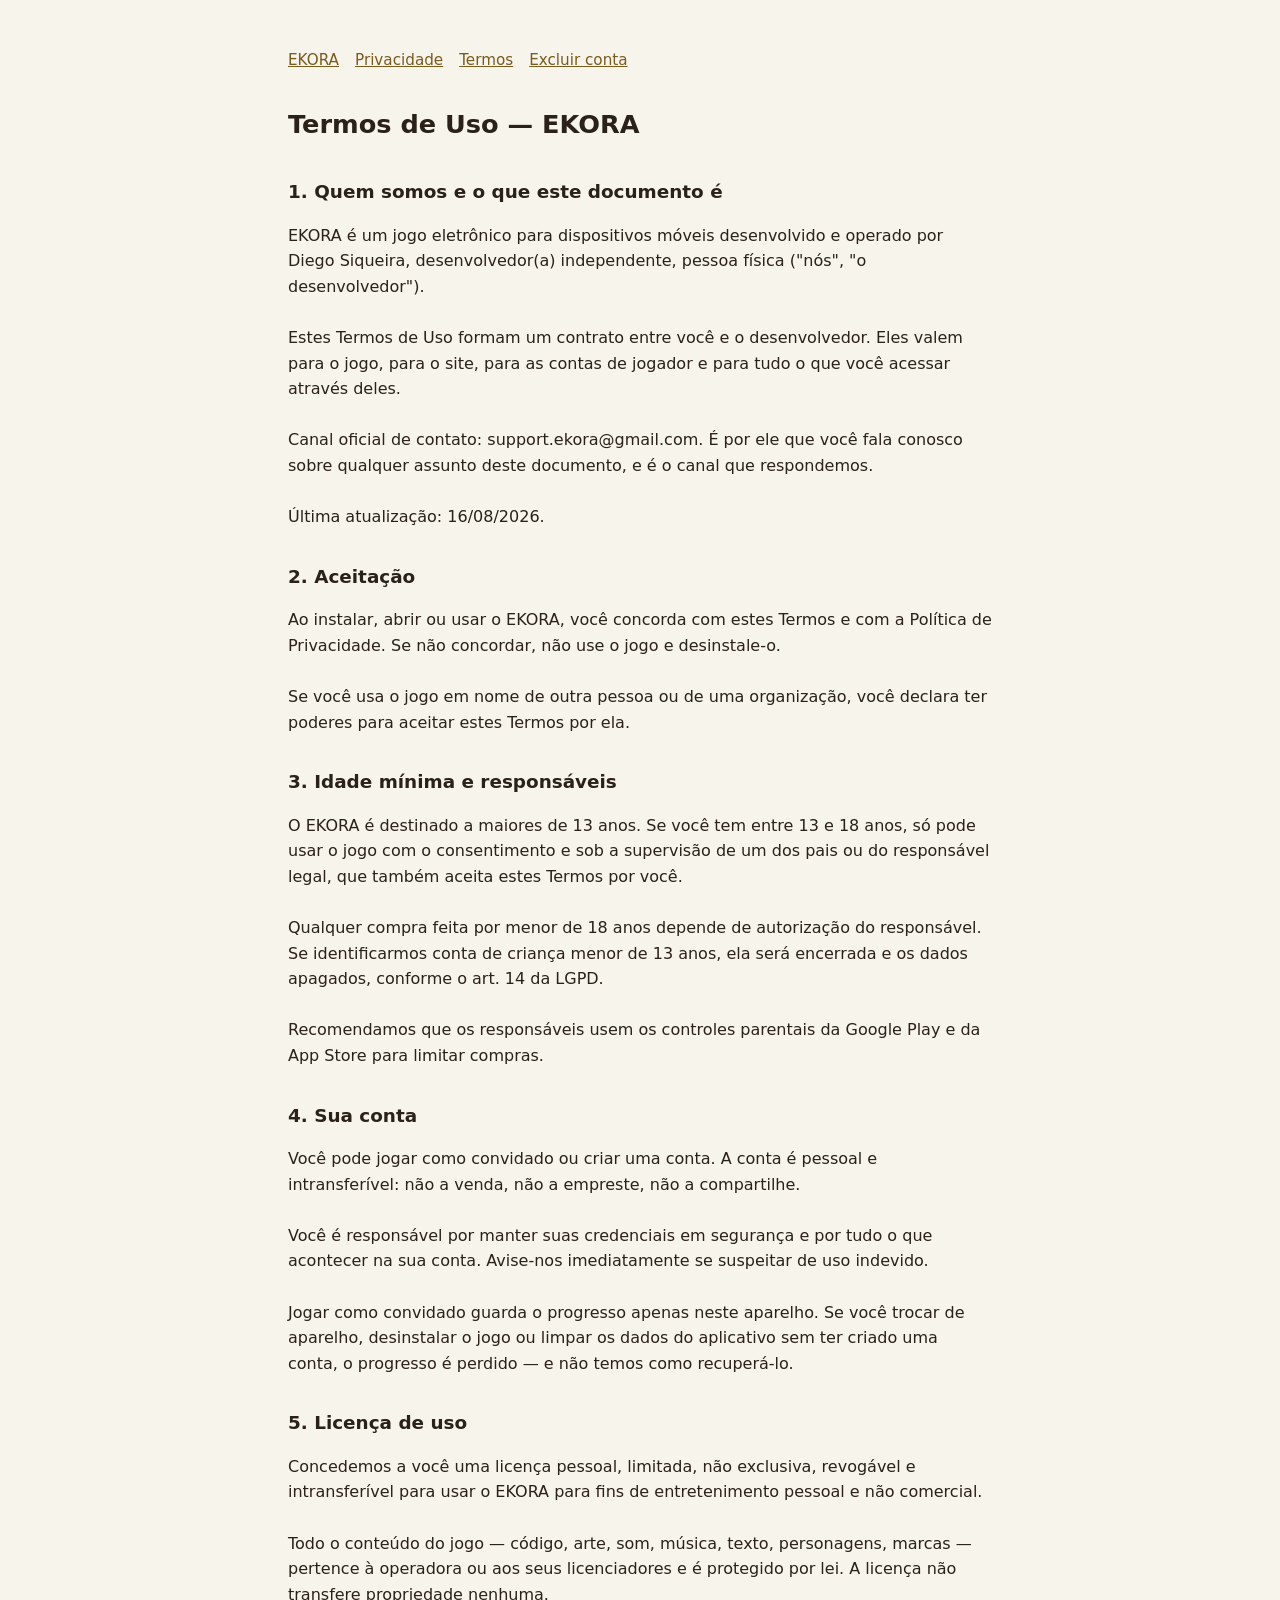
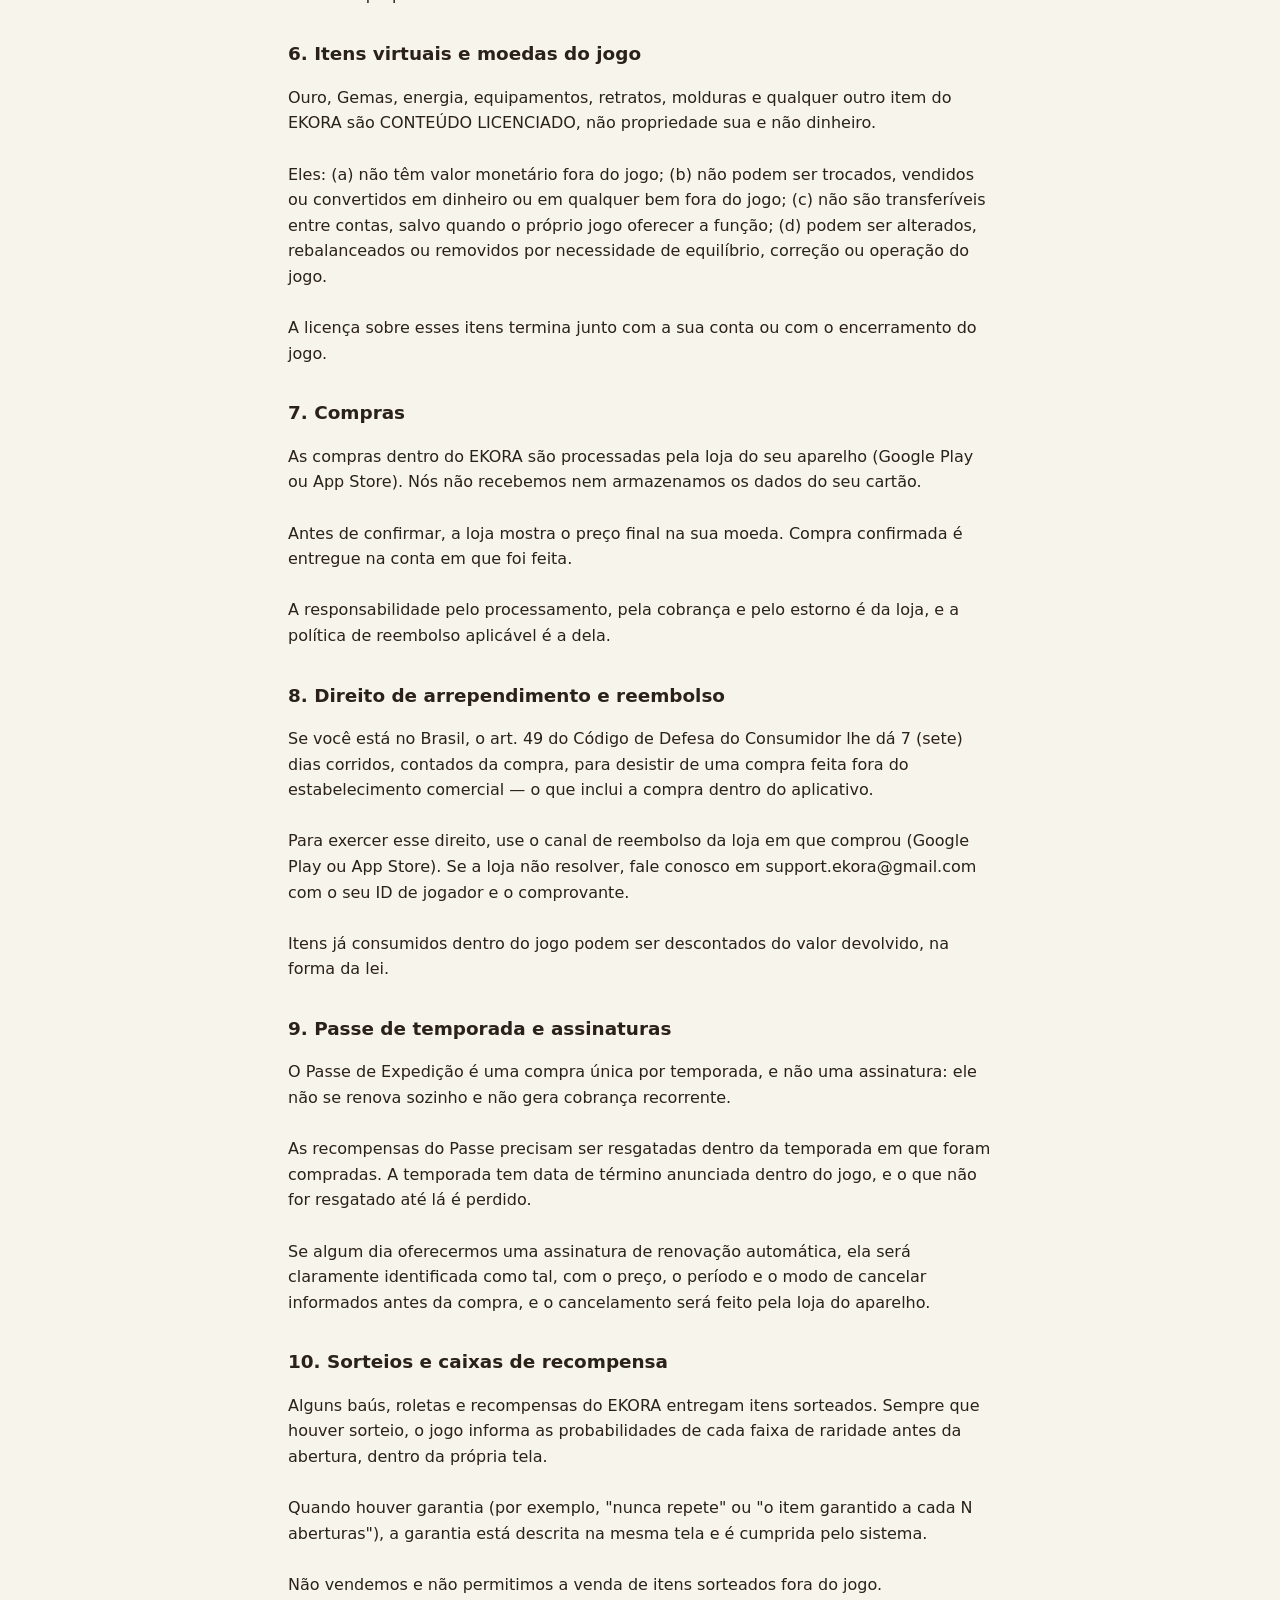
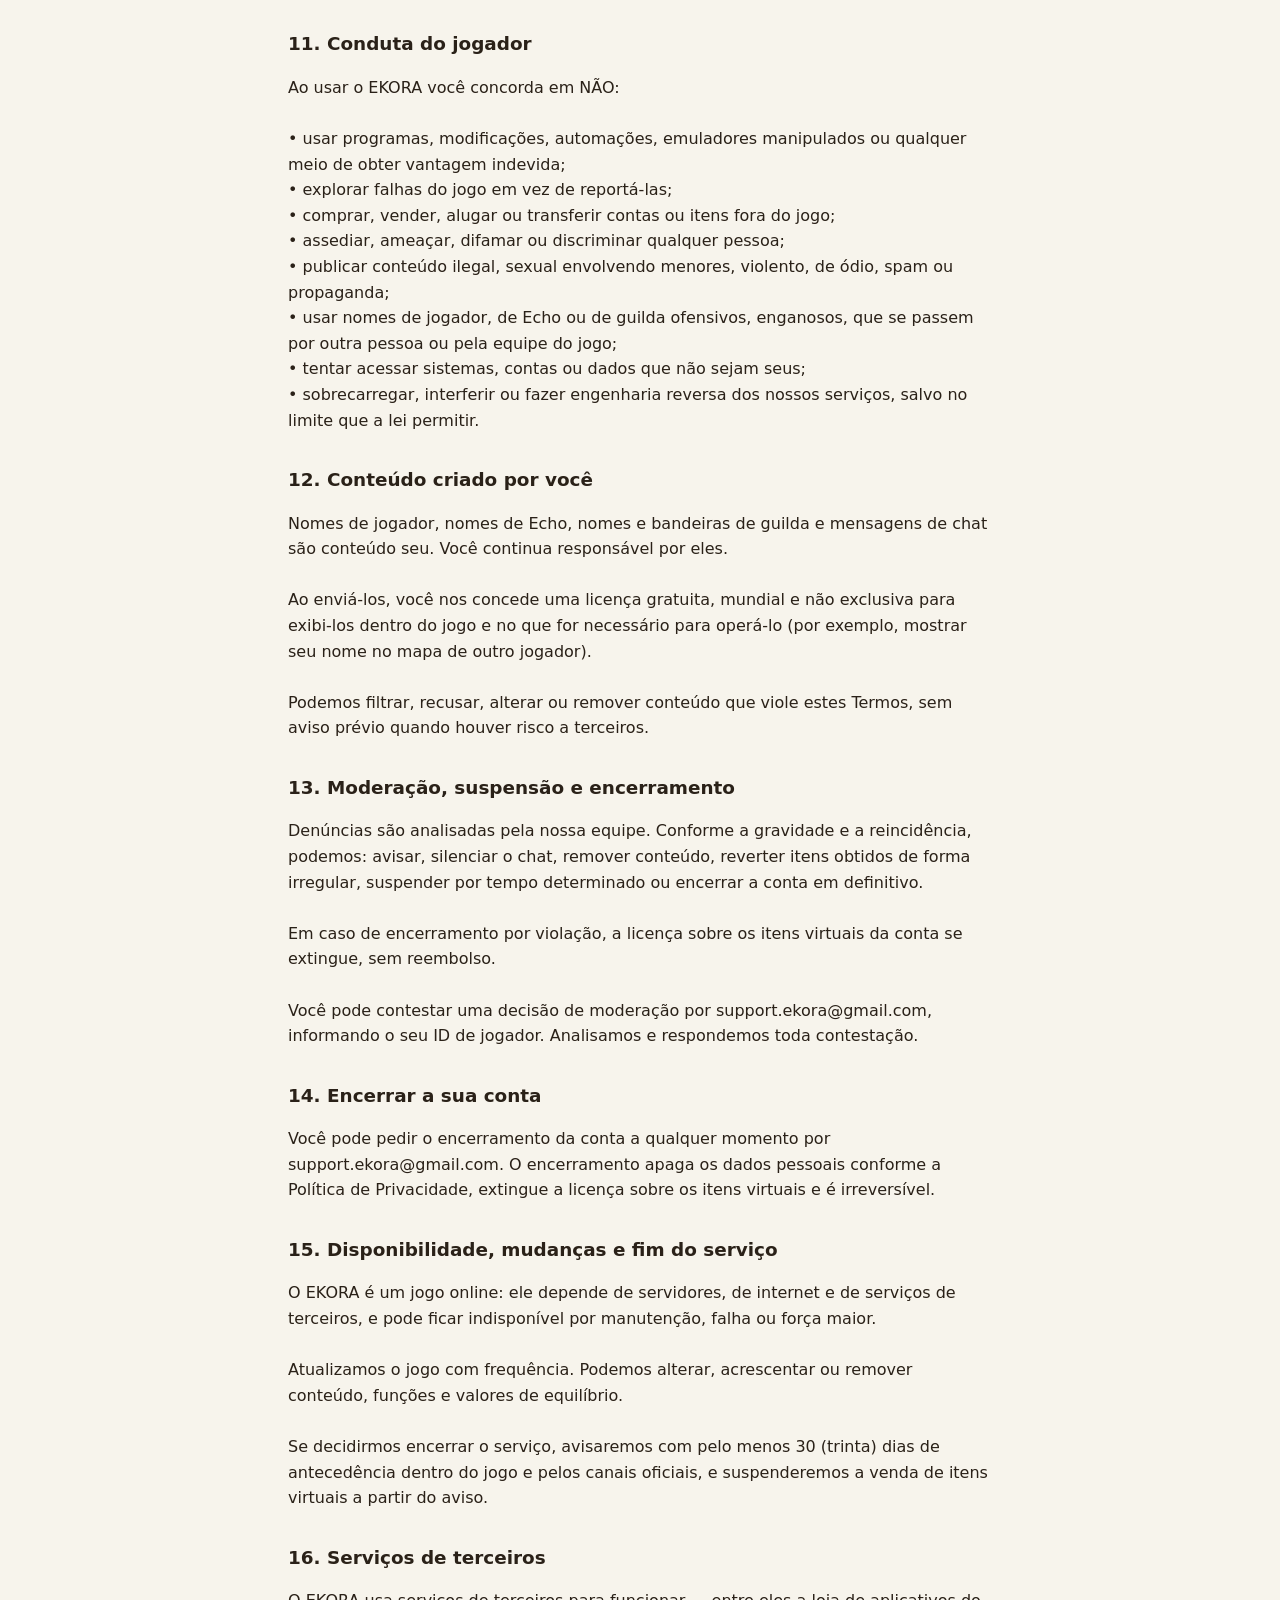
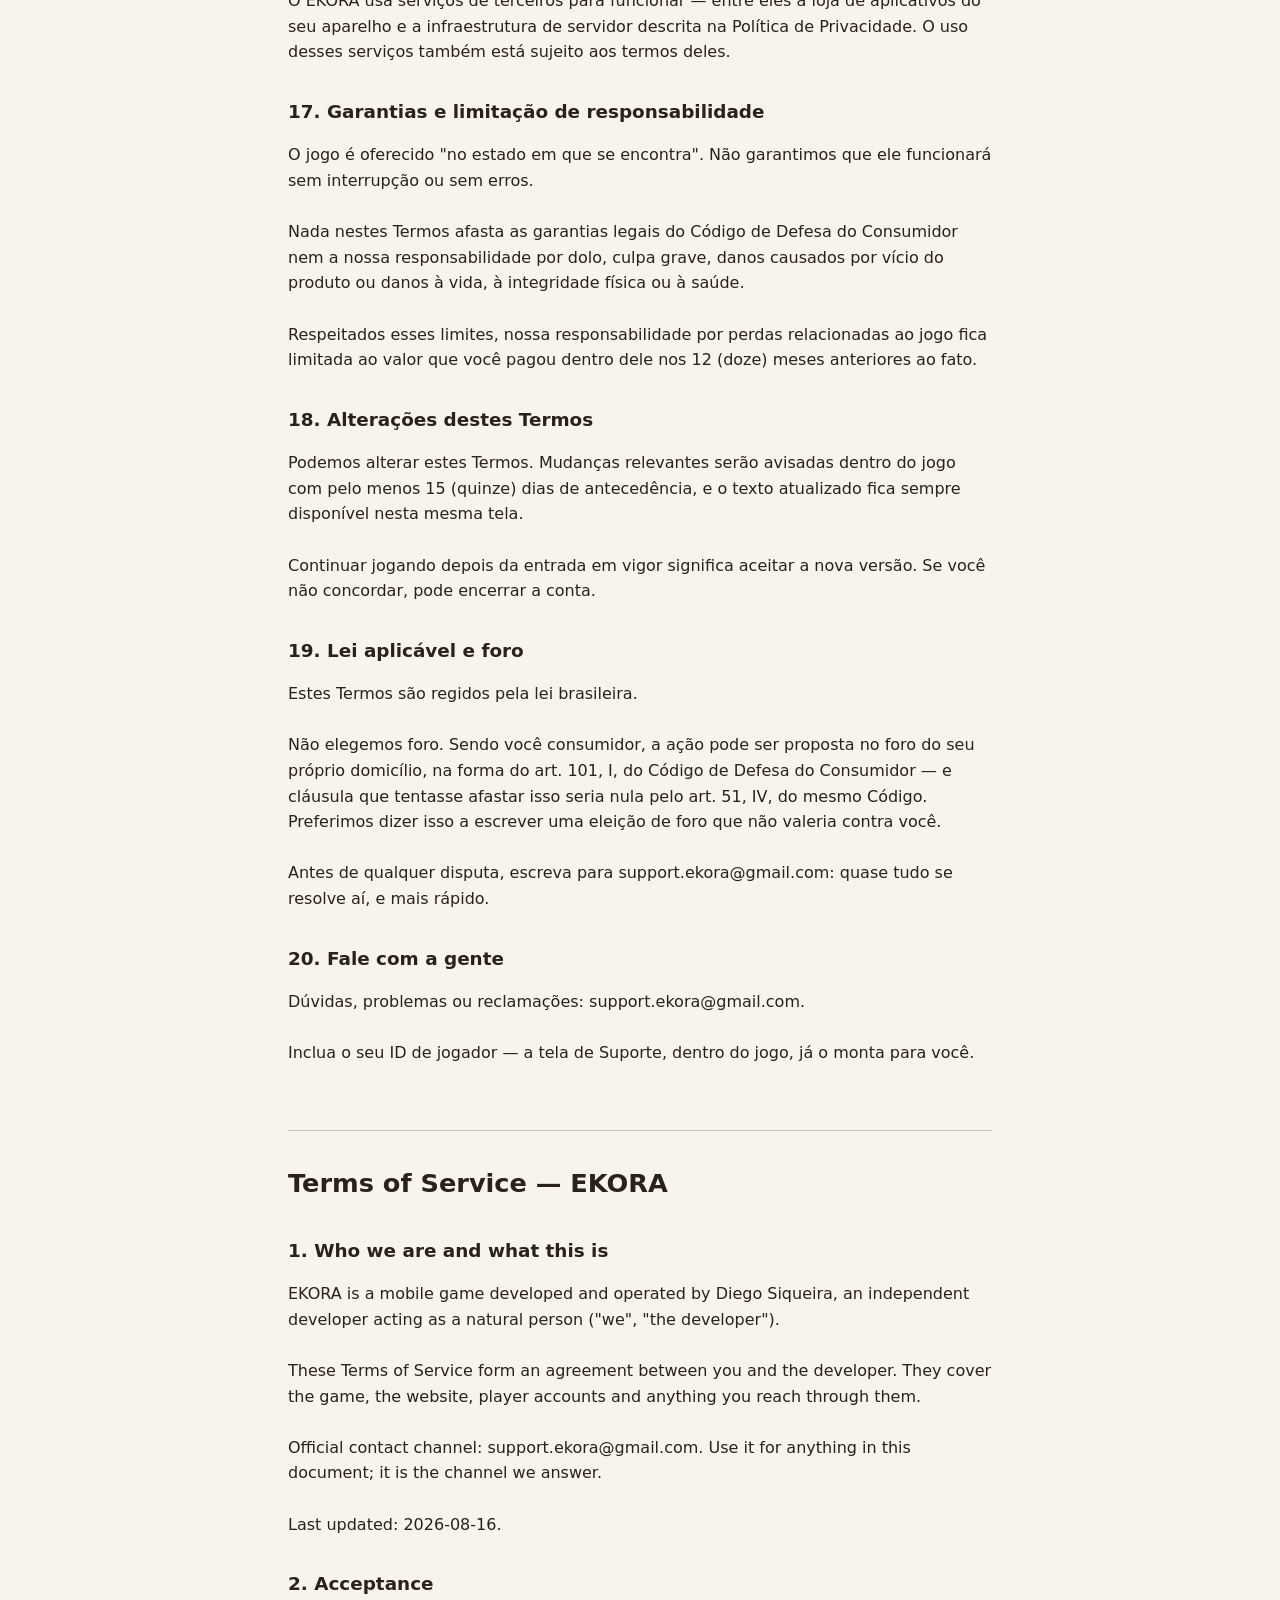
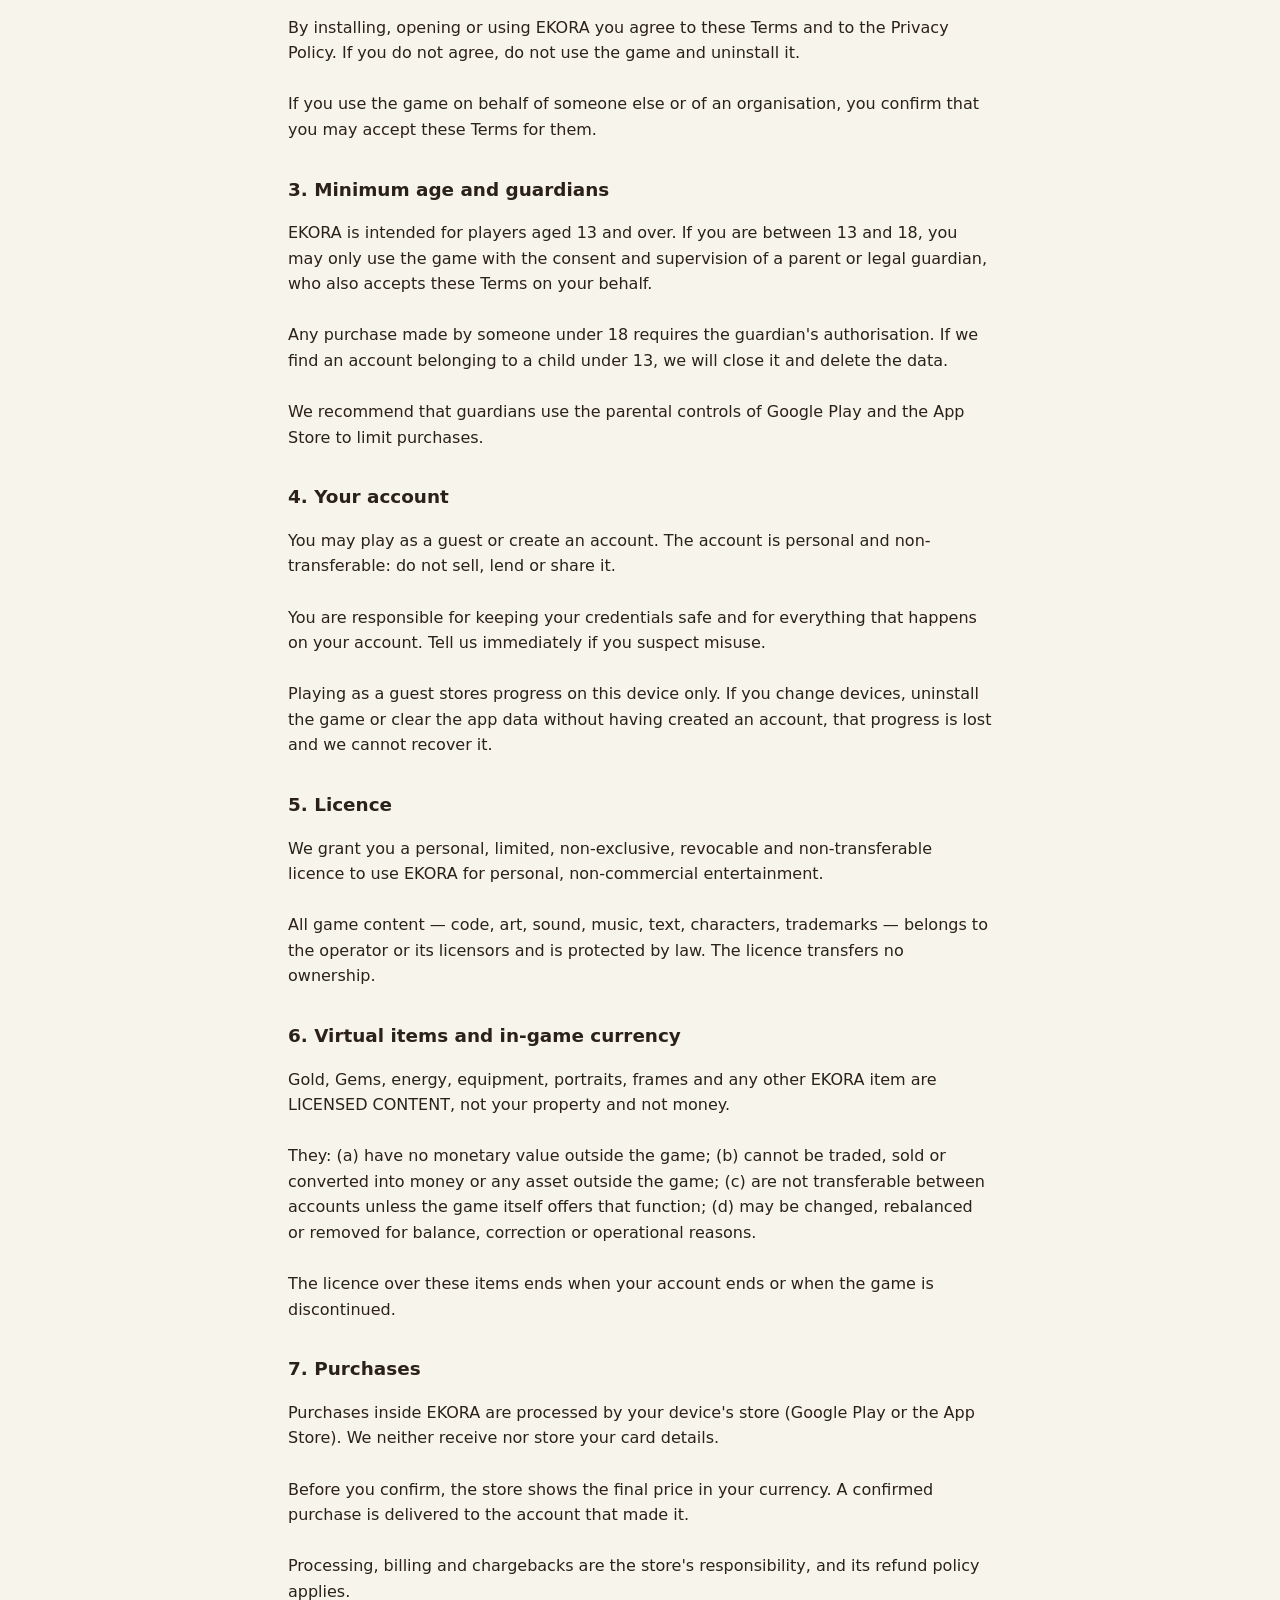
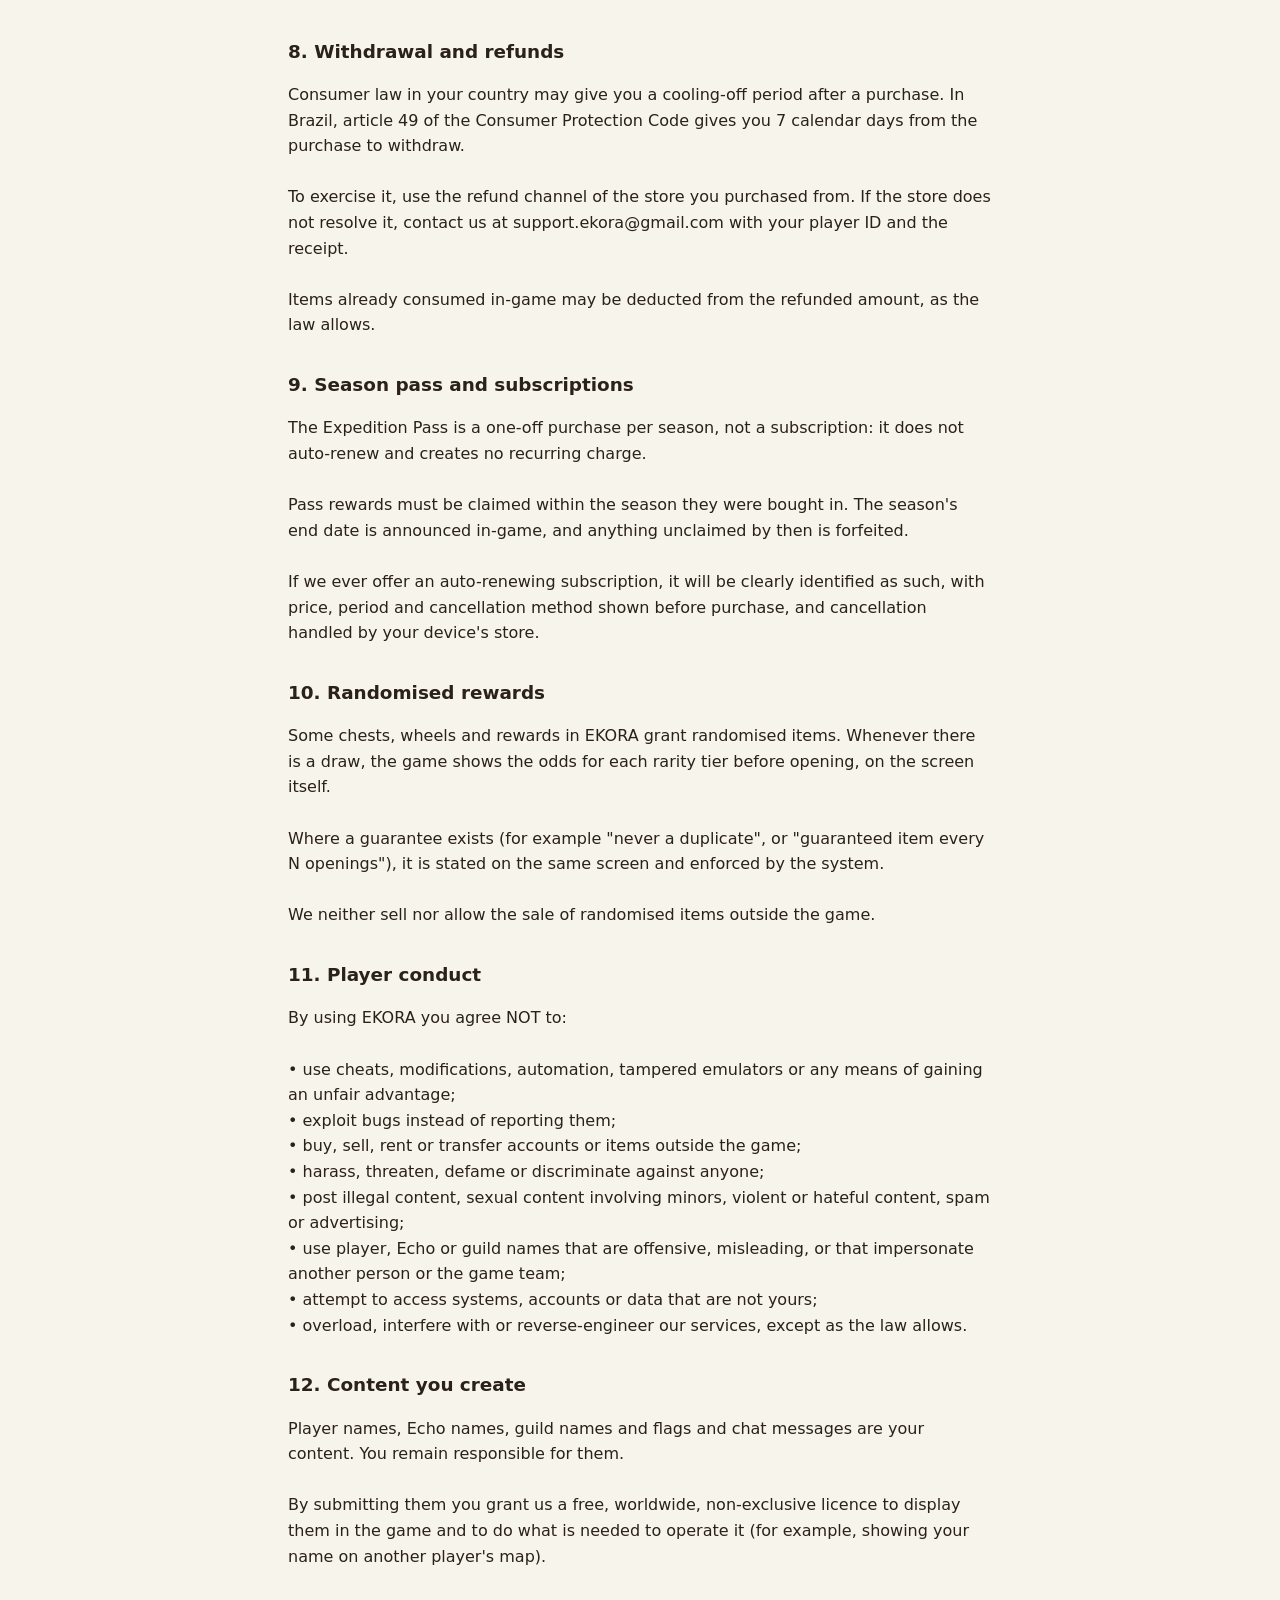
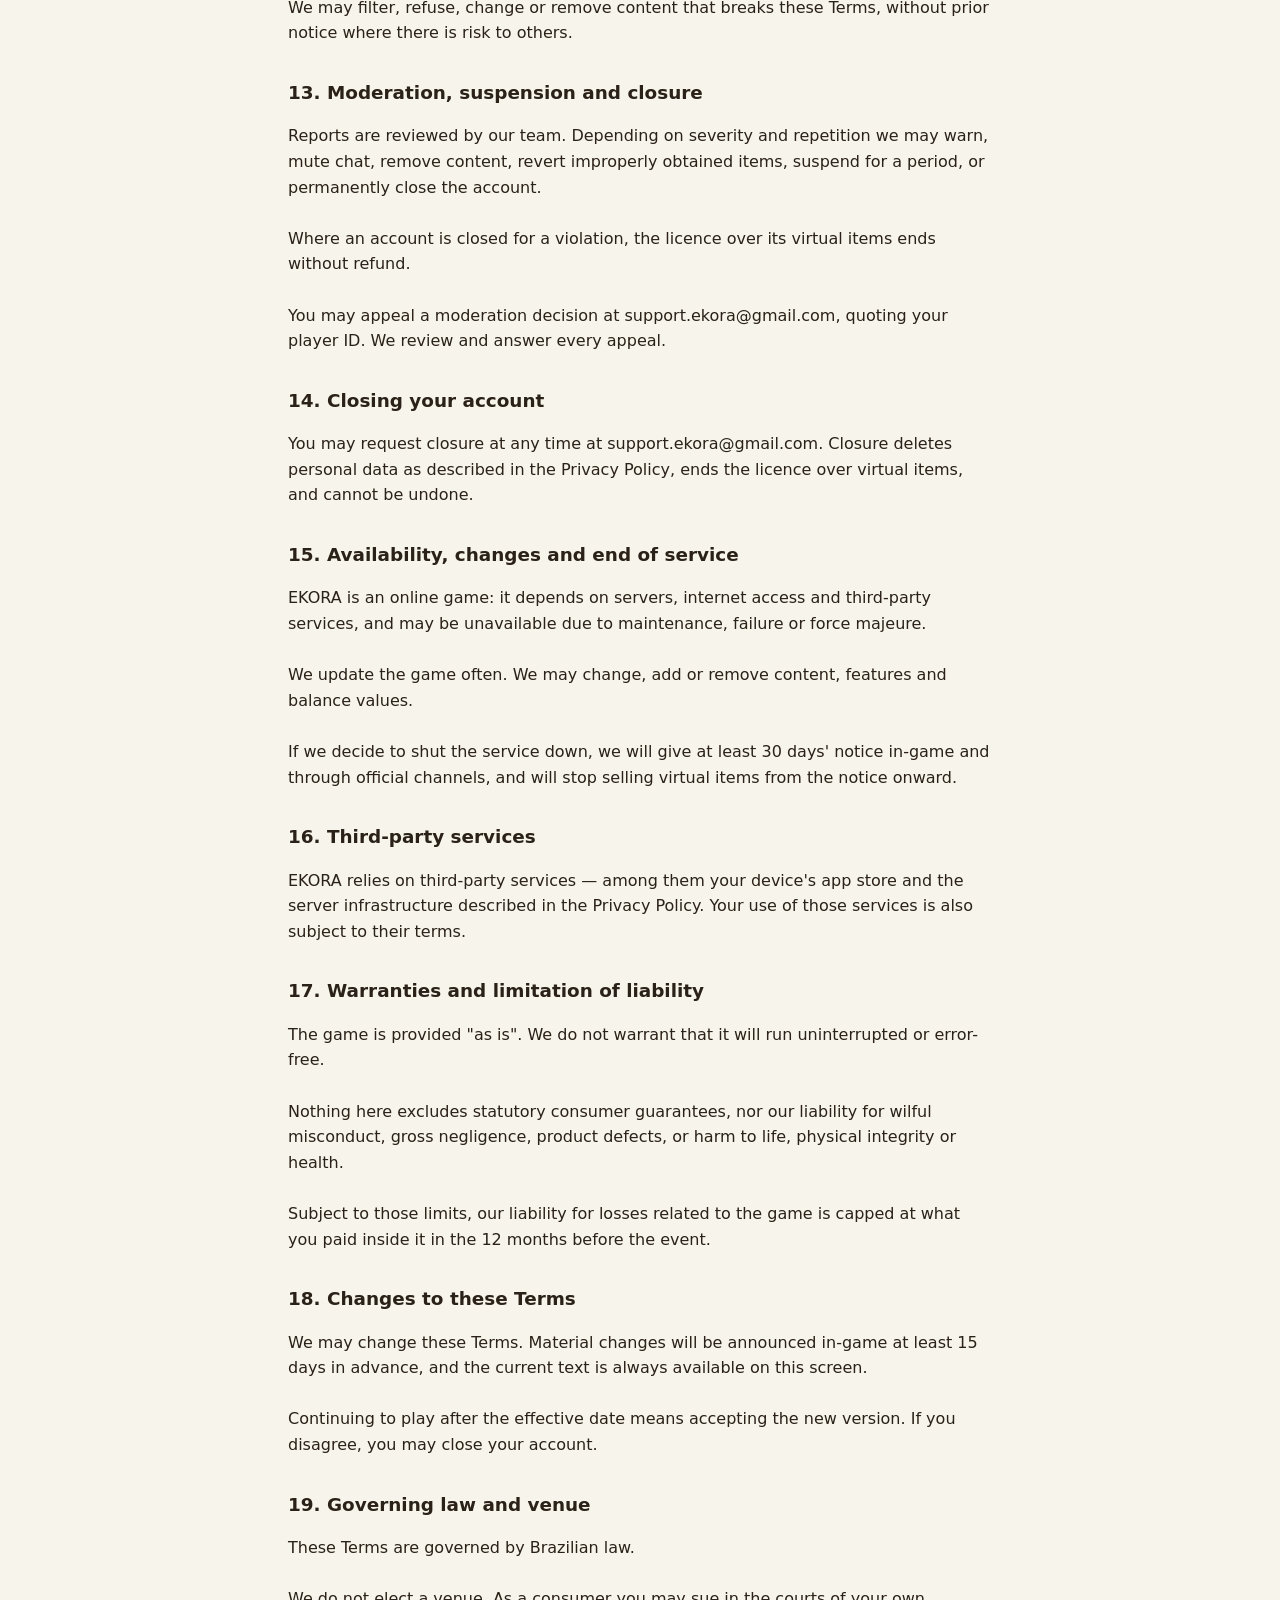
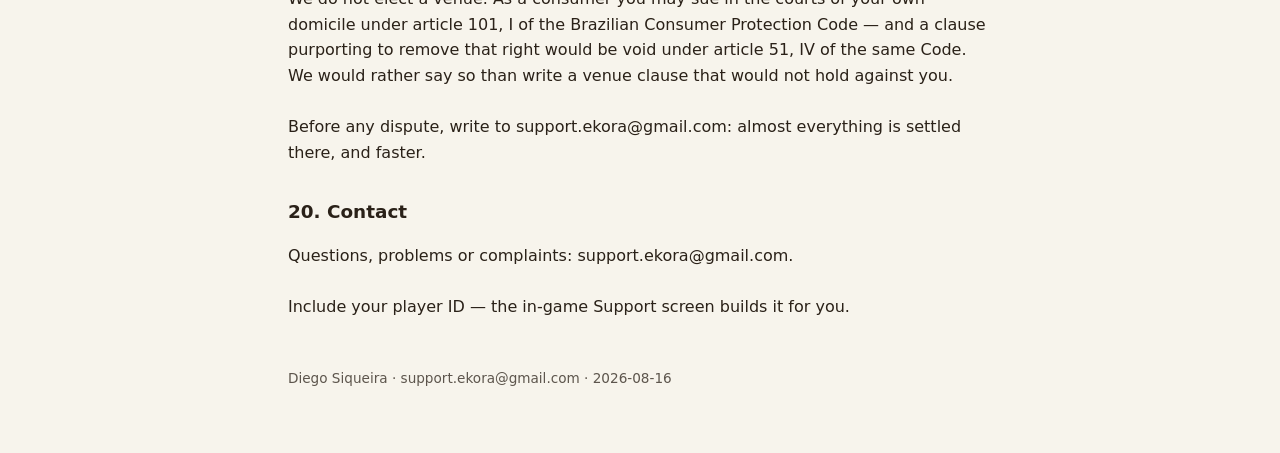
<file: termos-anteriores.html>
<!doctype html><html lang="pt-BR"><head><meta charset="utf-8"><meta name="viewport" content="width=device-width, initial-scale=1"><title>Termos de Uso — EKORA</title><style>
:root { color-scheme: light dark; }
body { margin: 0 auto; max-width: 44rem; padding: 2rem 1.25rem 4rem;
  font: 16px/1.6 system-ui, -apple-system, "Segoe UI", sans-serif;
  background: #f7f4ec; color: #2a2118; }
@media (prefers-color-scheme: dark) { body { background: #17130e; color: #e8e0d2; } }
h1 { font-size: 1.6rem; margin: 0 0 .25rem; }
h2 { font-size: 1.15rem; margin-top: 2rem; }
p { white-space: pre-line; }
nav { margin: 1rem 0 2rem; font-size: .95rem; }
nav a { margin-right: 1rem; }
a { color: #7a5b1e; } @media (prefers-color-scheme: dark) { a { color: #d9a94a; } }
footer { margin-top: 3rem; font-size: .85rem; opacity: .75; }
.idioma { margin-top: 4rem; border-top: 1px solid #0003; padding-top: 2rem; }
</style></head><body><nav><a href="index.html">EKORA</a><a href="privacidade.html">Privacidade</a><a href="termos.html">Termos</a><a href="excluir-conta.html">Excluir conta</a></nav><h1>Termos de Uso — EKORA</h1><h2>1. Quem somos e o que este documento é</h2><p>EKORA é um jogo eletrônico para dispositivos móveis desenvolvido e operado por Diego Siqueira, desenvolvedor(a) independente, pessoa física (&quot;nós&quot;, &quot;o desenvolvedor&quot;).

Estes Termos de Uso formam um contrato entre você e o desenvolvedor. Eles valem para o jogo, para o site, para as contas de jogador e para tudo o que você acessar através deles.

Canal oficial de contato: support.ekora@gmail.com. É por ele que você fala conosco sobre qualquer assunto deste documento, e é o canal que respondemos.

Última atualização: 16/08/2026.</p><h2>2. Aceitação</h2><p>Ao instalar, abrir ou usar o EKORA, você concorda com estes Termos e com a Política de Privacidade. Se não concordar, não use o jogo e desinstale-o.

Se você usa o jogo em nome de outra pessoa ou de uma organização, você declara ter poderes para aceitar estes Termos por ela.</p><h2>3. Idade mínima e responsáveis</h2><p>O EKORA é destinado a maiores de 13 anos. Se você tem entre 13 e 18 anos, só pode usar o jogo com o consentimento e sob a supervisão de um dos pais ou do responsável legal, que também aceita estes Termos por você.

Qualquer compra feita por menor de 18 anos depende de autorização do responsável. Se identificarmos conta de criança menor de 13 anos, ela será encerrada e os dados apagados, conforme o art. 14 da LGPD.

Recomendamos que os responsáveis usem os controles parentais da Google Play e da App Store para limitar compras.</p><h2>4. Sua conta</h2><p>Você pode jogar como convidado ou criar uma conta. A conta é pessoal e intransferível: não a venda, não a empreste, não a compartilhe.

Você é responsável por manter suas credenciais em segurança e por tudo o que acontecer na sua conta. Avise-nos imediatamente se suspeitar de uso indevido.

Jogar como convidado guarda o progresso apenas neste aparelho. Se você trocar de aparelho, desinstalar o jogo ou limpar os dados do aplicativo sem ter criado uma conta, o progresso é perdido — e não temos como recuperá-lo.</p><h2>5. Licença de uso</h2><p>Concedemos a você uma licença pessoal, limitada, não exclusiva, revogável e intransferível para usar o EKORA para fins de entretenimento pessoal e não comercial.

Todo o conteúdo do jogo — código, arte, som, música, texto, personagens, marcas — pertence à operadora ou aos seus licenciadores e é protegido por lei. A licença não transfere propriedade nenhuma.</p><h2>6. Itens virtuais e moedas do jogo</h2><p>Ouro, Gemas, energia, equipamentos, retratos, molduras e qualquer outro item do EKORA são CONTEÚDO LICENCIADO, não propriedade sua e não dinheiro.

Eles: (a) não têm valor monetário fora do jogo; (b) não podem ser trocados, vendidos ou convertidos em dinheiro ou em qualquer bem fora do jogo; (c) não são transferíveis entre contas, salvo quando o próprio jogo oferecer a função; (d) podem ser alterados, rebalanceados ou removidos por necessidade de equilíbrio, correção ou operação do jogo.

A licença sobre esses itens termina junto com a sua conta ou com o encerramento do jogo.</p><h2>7. Compras</h2><p>As compras dentro do EKORA são processadas pela loja do seu aparelho (Google Play ou App Store). Nós não recebemos nem armazenamos os dados do seu cartão.

Antes de confirmar, a loja mostra o preço final na sua moeda. Compra confirmada é entregue na conta em que foi feita.

A responsabilidade pelo processamento, pela cobrança e pelo estorno é da loja, e a política de reembolso aplicável é a dela.</p><h2>8. Direito de arrependimento e reembolso</h2><p>Se você está no Brasil, o art. 49 do Código de Defesa do Consumidor lhe dá 7 (sete) dias corridos, contados da compra, para desistir de uma compra feita fora do estabelecimento comercial — o que inclui a compra dentro do aplicativo.

Para exercer esse direito, use o canal de reembolso da loja em que comprou (Google Play ou App Store). Se a loja não resolver, fale conosco em support.ekora@gmail.com com o seu ID de jogador e o comprovante.

Itens já consumidos dentro do jogo podem ser descontados do valor devolvido, na forma da lei.</p><h2>9. Passe de temporada e assinaturas</h2><p>O Passe de Expedição é uma compra única por temporada, e não uma assinatura: ele não se renova sozinho e não gera cobrança recorrente.

As recompensas do Passe precisam ser resgatadas dentro da temporada em que foram compradas. A temporada tem data de término anunciada dentro do jogo, e o que não for resgatado até lá é perdido.

Se algum dia oferecermos uma assinatura de renovação automática, ela será claramente identificada como tal, com o preço, o período e o modo de cancelar informados antes da compra, e o cancelamento será feito pela loja do aparelho.</p><h2>10. Sorteios e caixas de recompensa</h2><p>Alguns baús, roletas e recompensas do EKORA entregam itens sorteados. Sempre que houver sorteio, o jogo informa as probabilidades de cada faixa de raridade antes da abertura, dentro da própria tela.

Quando houver garantia (por exemplo, &quot;nunca repete&quot; ou &quot;o item garantido a cada N aberturas&quot;), a garantia está descrita na mesma tela e é cumprida pelo sistema.

Não vendemos e não permitimos a venda de itens sorteados fora do jogo.</p><h2>11. Conduta do jogador</h2><p>Ao usar o EKORA você concorda em NÃO:

• usar programas, modificações, automações, emuladores manipulados ou qualquer meio de obter vantagem indevida;
• explorar falhas do jogo em vez de reportá-las;
• comprar, vender, alugar ou transferir contas ou itens fora do jogo;
• assediar, ameaçar, difamar ou discriminar qualquer pessoa;
• publicar conteúdo ilegal, sexual envolvendo menores, violento, de ódio, spam ou propaganda;
• usar nomes de jogador, de Echo ou de guilda ofensivos, enganosos, que se passem por outra pessoa ou pela equipe do jogo;
• tentar acessar sistemas, contas ou dados que não sejam seus;
• sobrecarregar, interferir ou fazer engenharia reversa dos nossos serviços, salvo no limite que a lei permitir.</p><h2>12. Conteúdo criado por você</h2><p>Nomes de jogador, nomes de Echo, nomes e bandeiras de guilda e mensagens de chat são conteúdo seu. Você continua responsável por eles.

Ao enviá-los, você nos concede uma licença gratuita, mundial e não exclusiva para exibi-los dentro do jogo e no que for necessário para operá-lo (por exemplo, mostrar seu nome no mapa de outro jogador).

Podemos filtrar, recusar, alterar ou remover conteúdo que viole estes Termos, sem aviso prévio quando houver risco a terceiros.</p><h2>13. Moderação, suspensão e encerramento</h2><p>Denúncias são analisadas pela nossa equipe. Conforme a gravidade e a reincidência, podemos: avisar, silenciar o chat, remover conteúdo, reverter itens obtidos de forma irregular, suspender por tempo determinado ou encerrar a conta em definitivo.

Em caso de encerramento por violação, a licença sobre os itens virtuais da conta se extingue, sem reembolso.

Você pode contestar uma decisão de moderação por support.ekora@gmail.com, informando o seu ID de jogador. Analisamos e respondemos toda contestação.</p><h2>14. Encerrar a sua conta</h2><p>Você pode pedir o encerramento da conta a qualquer momento por support.ekora@gmail.com. O encerramento apaga os dados pessoais conforme a Política de Privacidade, extingue a licença sobre os itens virtuais e é irreversível.</p><h2>15. Disponibilidade, mudanças e fim do serviço</h2><p>O EKORA é um jogo online: ele depende de servidores, de internet e de serviços de terceiros, e pode ficar indisponível por manutenção, falha ou força maior.

Atualizamos o jogo com frequência. Podemos alterar, acrescentar ou remover conteúdo, funções e valores de equilíbrio.

Se decidirmos encerrar o serviço, avisaremos com pelo menos 30 (trinta) dias de antecedência dentro do jogo e pelos canais oficiais, e suspenderemos a venda de itens virtuais a partir do aviso.</p><h2>16. Serviços de terceiros</h2><p>O EKORA usa serviços de terceiros para funcionar — entre eles a loja de aplicativos do seu aparelho e a infraestrutura de servidor descrita na Política de Privacidade. O uso desses serviços também está sujeito aos termos deles.</p><h2>17. Garantias e limitação de responsabilidade</h2><p>O jogo é oferecido &quot;no estado em que se encontra&quot;. Não garantimos que ele funcionará sem interrupção ou sem erros.

Nada nestes Termos afasta as garantias legais do Código de Defesa do Consumidor nem a nossa responsabilidade por dolo, culpa grave, danos causados por vício do produto ou danos à vida, à integridade física ou à saúde.

Respeitados esses limites, nossa responsabilidade por perdas relacionadas ao jogo fica limitada ao valor que você pagou dentro dele nos 12 (doze) meses anteriores ao fato.</p><h2>18. Alterações destes Termos</h2><p>Podemos alterar estes Termos. Mudanças relevantes serão avisadas dentro do jogo com pelo menos 15 (quinze) dias de antecedência, e o texto atualizado fica sempre disponível nesta mesma tela.

Continuar jogando depois da entrada em vigor significa aceitar a nova versão. Se você não concordar, pode encerrar a conta.</p><h2>19. Lei aplicável e foro</h2><p>Estes Termos são regidos pela lei brasileira.

Não elegemos foro. Sendo você consumidor, a ação pode ser proposta no foro do seu próprio domicílio, na forma do art. 101, I, do Código de Defesa do Consumidor — e cláusula que tentasse afastar isso seria nula pelo art. 51, IV, do mesmo Código. Preferimos dizer isso a escrever uma eleição de foro que não valeria contra você.

Antes de qualquer disputa, escreva para support.ekora@gmail.com: quase tudo se resolve aí, e mais rápido.</p><h2>20. Fale com a gente</h2><p>Dúvidas, problemas ou reclamações: support.ekora@gmail.com.

Inclua o seu ID de jogador — a tela de Suporte, dentro do jogo, já o monta para você.</p><div class="idioma"><h1>Terms of Service — EKORA</h1><h2>1. Who we are and what this is</h2><p>EKORA is a mobile game developed and operated by Diego Siqueira, an independent developer acting as a natural person (&quot;we&quot;, &quot;the developer&quot;).

These Terms of Service form an agreement between you and the developer. They cover the game, the website, player accounts and anything you reach through them.

Official contact channel: support.ekora@gmail.com. Use it for anything in this document; it is the channel we answer.

Last updated: 2026-08-16.</p><h2>2. Acceptance</h2><p>By installing, opening or using EKORA you agree to these Terms and to the Privacy Policy. If you do not agree, do not use the game and uninstall it.

If you use the game on behalf of someone else or of an organisation, you confirm that you may accept these Terms for them.</p><h2>3. Minimum age and guardians</h2><p>EKORA is intended for players aged 13 and over. If you are between 13 and 18, you may only use the game with the consent and supervision of a parent or legal guardian, who also accepts these Terms on your behalf.

Any purchase made by someone under 18 requires the guardian&#x27;s authorisation. If we find an account belonging to a child under 13, we will close it and delete the data.

We recommend that guardians use the parental controls of Google Play and the App Store to limit purchases.</p><h2>4. Your account</h2><p>You may play as a guest or create an account. The account is personal and non-transferable: do not sell, lend or share it.

You are responsible for keeping your credentials safe and for everything that happens on your account. Tell us immediately if you suspect misuse.

Playing as a guest stores progress on this device only. If you change devices, uninstall the game or clear the app data without having created an account, that progress is lost and we cannot recover it.</p><h2>5. Licence</h2><p>We grant you a personal, limited, non-exclusive, revocable and non-transferable licence to use EKORA for personal, non-commercial entertainment.

All game content — code, art, sound, music, text, characters, trademarks — belongs to the operator or its licensors and is protected by law. The licence transfers no ownership.</p><h2>6. Virtual items and in-game currency</h2><p>Gold, Gems, energy, equipment, portraits, frames and any other EKORA item are LICENSED CONTENT, not your property and not money.

They: (a) have no monetary value outside the game; (b) cannot be traded, sold or converted into money or any asset outside the game; (c) are not transferable between accounts unless the game itself offers that function; (d) may be changed, rebalanced or removed for balance, correction or operational reasons.

The licence over these items ends when your account ends or when the game is discontinued.</p><h2>7. Purchases</h2><p>Purchases inside EKORA are processed by your device&#x27;s store (Google Play or the App Store). We neither receive nor store your card details.

Before you confirm, the store shows the final price in your currency. A confirmed purchase is delivered to the account that made it.

Processing, billing and chargebacks are the store&#x27;s responsibility, and its refund policy applies.</p><h2>8. Withdrawal and refunds</h2><p>Consumer law in your country may give you a cooling-off period after a purchase. In Brazil, article 49 of the Consumer Protection Code gives you 7 calendar days from the purchase to withdraw.

To exercise it, use the refund channel of the store you purchased from. If the store does not resolve it, contact us at support.ekora@gmail.com with your player ID and the receipt.

Items already consumed in-game may be deducted from the refunded amount, as the law allows.</p><h2>9. Season pass and subscriptions</h2><p>The Expedition Pass is a one-off purchase per season, not a subscription: it does not auto-renew and creates no recurring charge.

Pass rewards must be claimed within the season they were bought in. The season&#x27;s end date is announced in-game, and anything unclaimed by then is forfeited.

If we ever offer an auto-renewing subscription, it will be clearly identified as such, with price, period and cancellation method shown before purchase, and cancellation handled by your device&#x27;s store.</p><h2>10. Randomised rewards</h2><p>Some chests, wheels and rewards in EKORA grant randomised items. Whenever there is a draw, the game shows the odds for each rarity tier before opening, on the screen itself.

Where a guarantee exists (for example &quot;never a duplicate&quot;, or &quot;guaranteed item every N openings&quot;), it is stated on the same screen and enforced by the system.

We neither sell nor allow the sale of randomised items outside the game.</p><h2>11. Player conduct</h2><p>By using EKORA you agree NOT to:

• use cheats, modifications, automation, tampered emulators or any means of gaining an unfair advantage;
• exploit bugs instead of reporting them;
• buy, sell, rent or transfer accounts or items outside the game;
• harass, threaten, defame or discriminate against anyone;
• post illegal content, sexual content involving minors, violent or hateful content, spam or advertising;
• use player, Echo or guild names that are offensive, misleading, or that impersonate another person or the game team;
• attempt to access systems, accounts or data that are not yours;
• overload, interfere with or reverse-engineer our services, except as the law allows.</p><h2>12. Content you create</h2><p>Player names, Echo names, guild names and flags and chat messages are your content. You remain responsible for them.

By submitting them you grant us a free, worldwide, non-exclusive licence to display them in the game and to do what is needed to operate it (for example, showing your name on another player&#x27;s map).

We may filter, refuse, change or remove content that breaks these Terms, without prior notice where there is risk to others.</p><h2>13. Moderation, suspension and closure</h2><p>Reports are reviewed by our team. Depending on severity and repetition we may warn, mute chat, remove content, revert improperly obtained items, suspend for a period, or permanently close the account.

Where an account is closed for a violation, the licence over its virtual items ends without refund.

You may appeal a moderation decision at support.ekora@gmail.com, quoting your player ID. We review and answer every appeal.</p><h2>14. Closing your account</h2><p>You may request closure at any time at support.ekora@gmail.com. Closure deletes personal data as described in the Privacy Policy, ends the licence over virtual items, and cannot be undone.</p><h2>15. Availability, changes and end of service</h2><p>EKORA is an online game: it depends on servers, internet access and third-party services, and may be unavailable due to maintenance, failure or force majeure.

We update the game often. We may change, add or remove content, features and balance values.

If we decide to shut the service down, we will give at least 30 days&#x27; notice in-game and through official channels, and will stop selling virtual items from the notice onward.</p><h2>16. Third-party services</h2><p>EKORA relies on third-party services — among them your device&#x27;s app store and the server infrastructure described in the Privacy Policy. Your use of those services is also subject to their terms.</p><h2>17. Warranties and limitation of liability</h2><p>The game is provided &quot;as is&quot;. We do not warrant that it will run uninterrupted or error-free.

Nothing here excludes statutory consumer guarantees, nor our liability for wilful misconduct, gross negligence, product defects, or harm to life, physical integrity or health.

Subject to those limits, our liability for losses related to the game is capped at what you paid inside it in the 12 months before the event.</p><h2>18. Changes to these Terms</h2><p>We may change these Terms. Material changes will be announced in-game at least 15 days in advance, and the current text is always available on this screen.

Continuing to play after the effective date means accepting the new version. If you disagree, you may close your account.</p><h2>19. Governing law and venue</h2><p>These Terms are governed by Brazilian law.

We do not elect a venue. As a consumer you may sue in the courts of your own domicile under article 101, I of the Brazilian Consumer Protection Code — and a clause purporting to remove that right would be void under article 51, IV of the same Code. We would rather say so than write a venue clause that would not hold against you.

Before any dispute, write to support.ekora@gmail.com: almost everything is settled there, and faster.</p><h2>20. Contact</h2><p>Questions, problems or complaints: support.ekora@gmail.com.

Include your player ID — the in-game Support screen builds it for you.</p></div><footer>Diego Siqueira · support.ekora@gmail.com · 2026-08-16</footer></body></html>
</file>
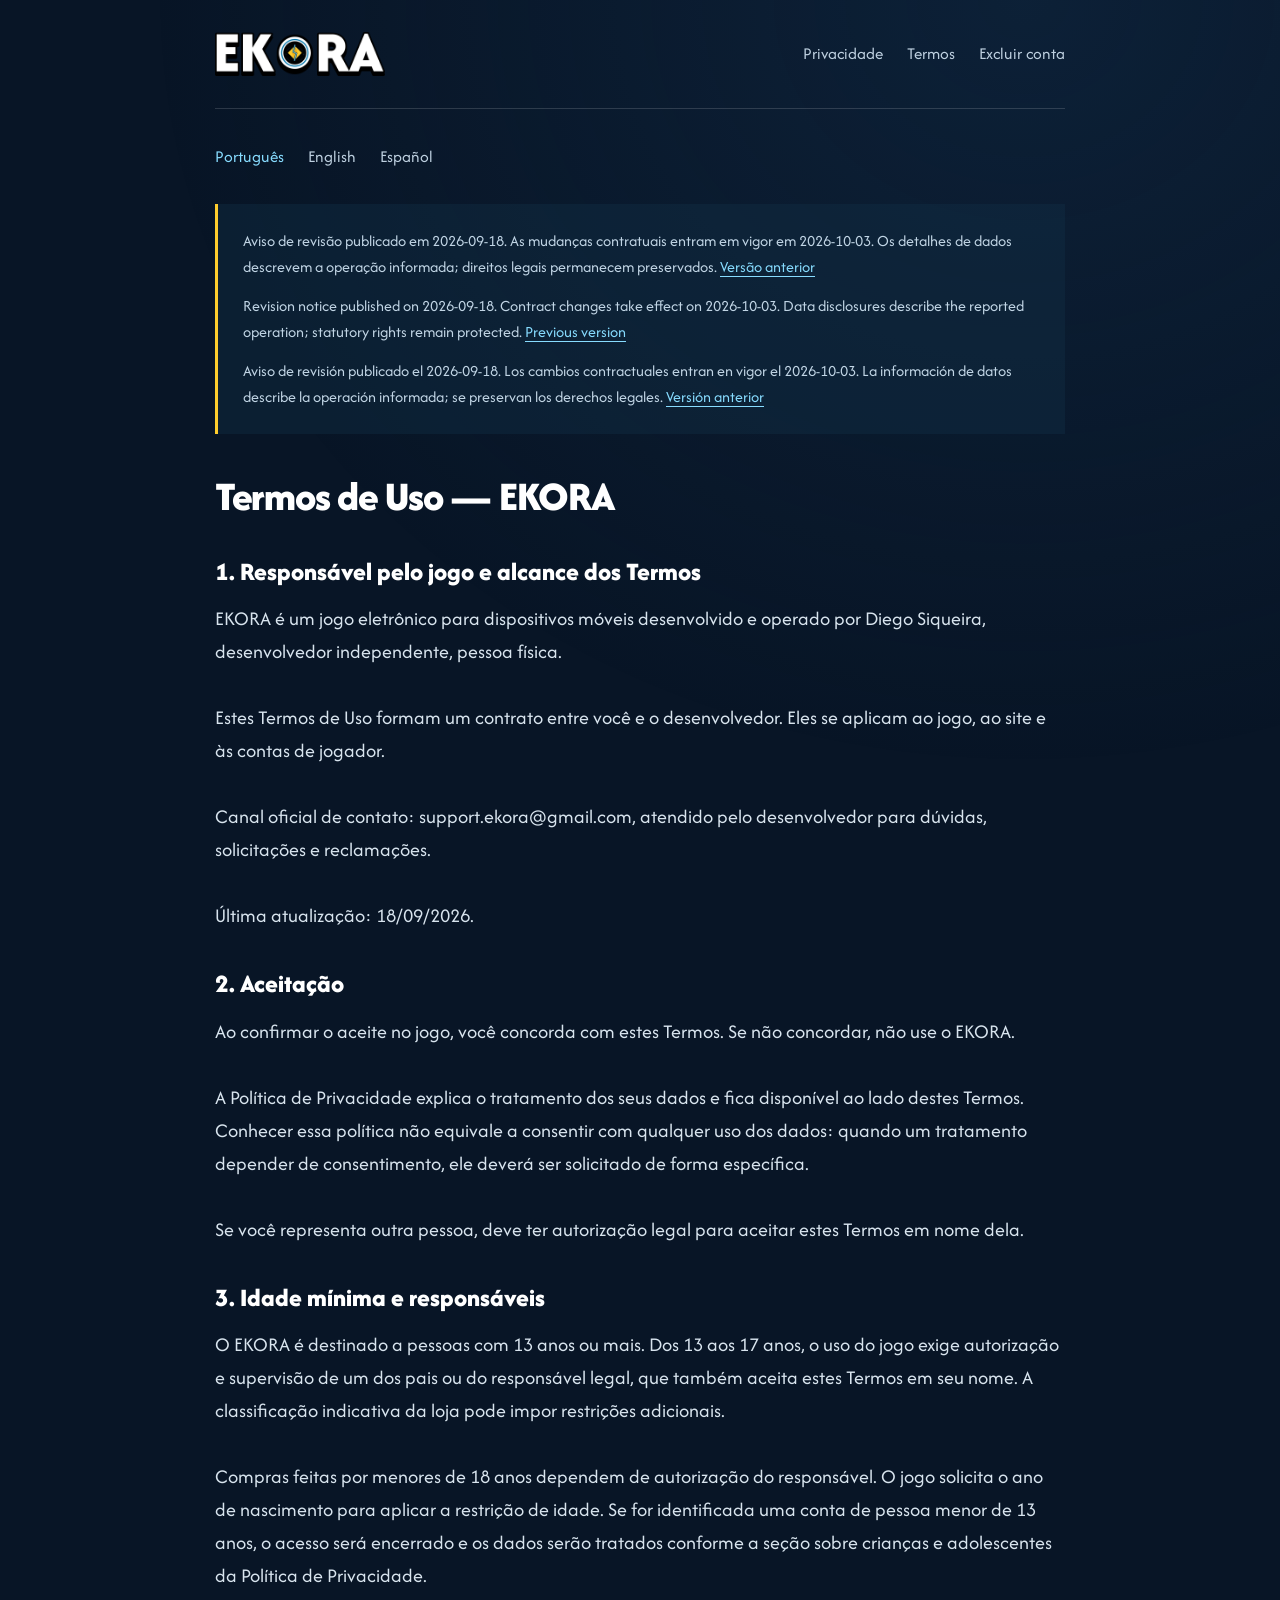
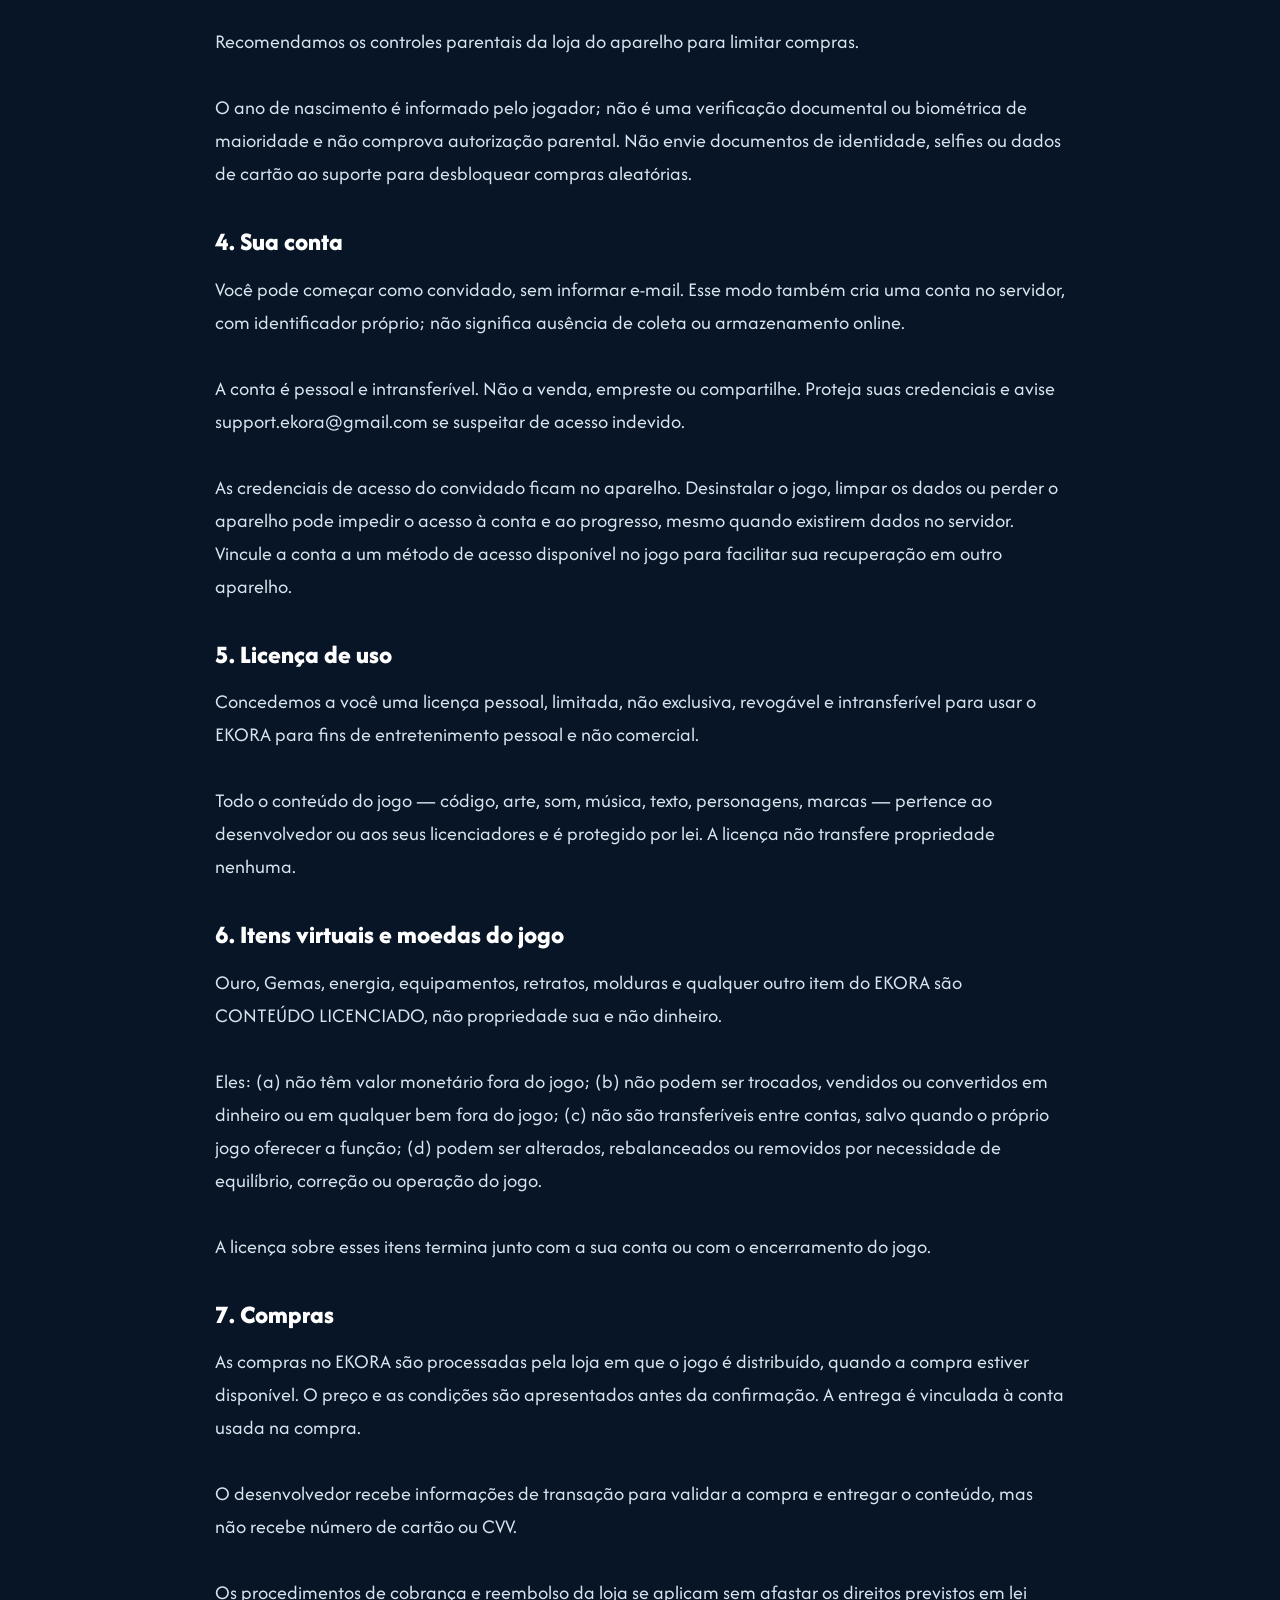
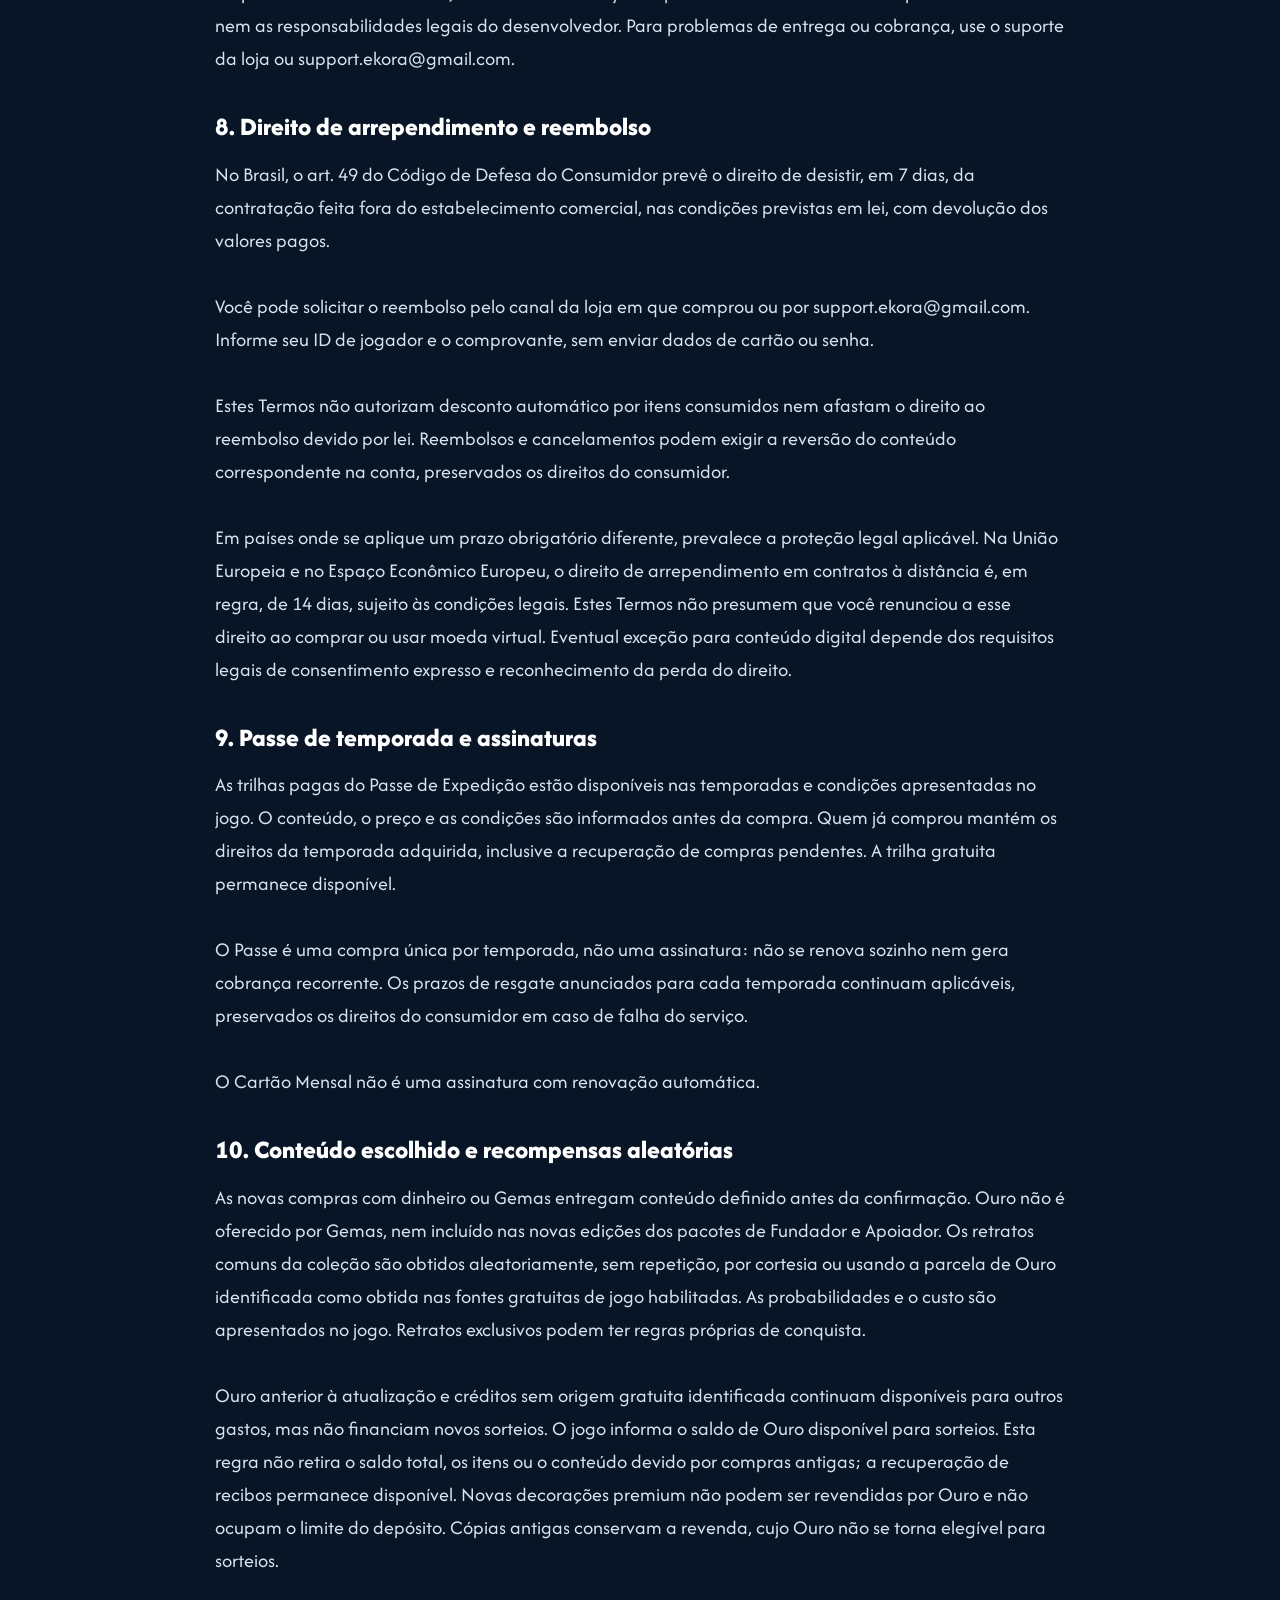
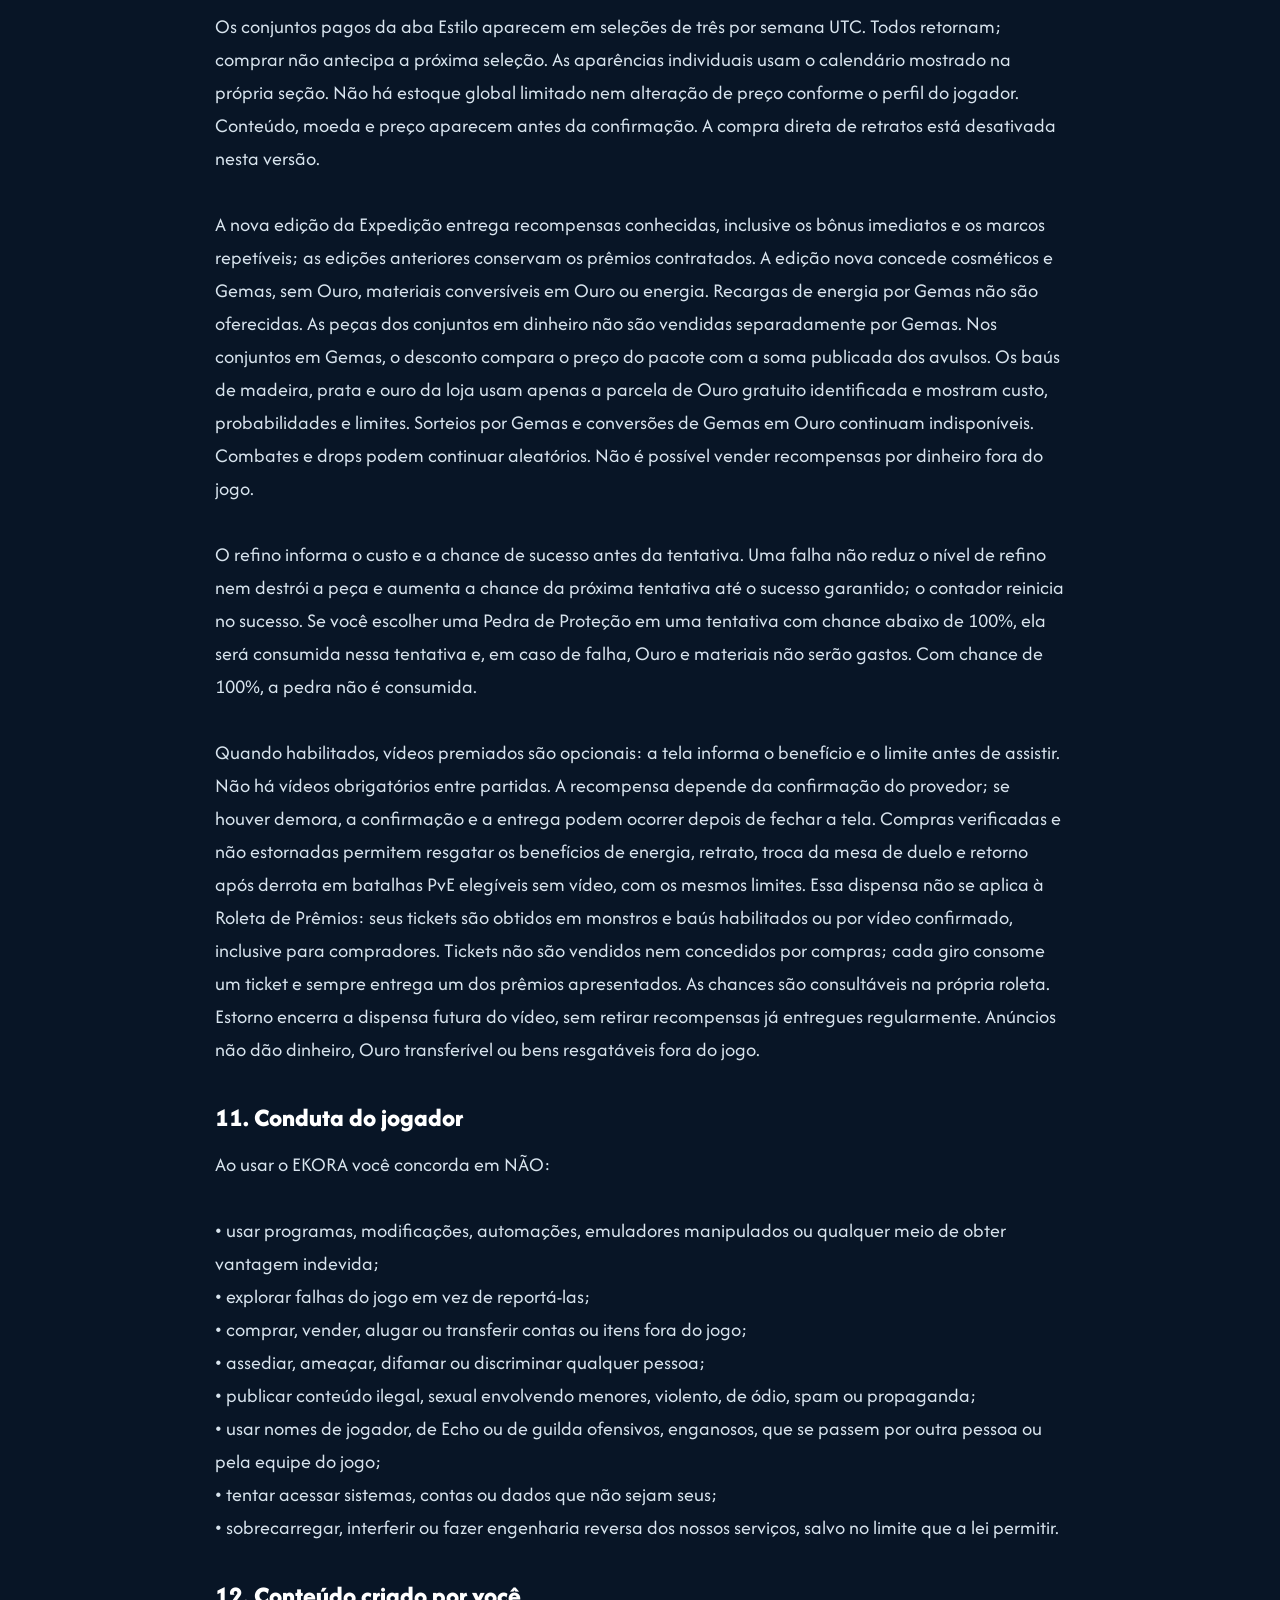
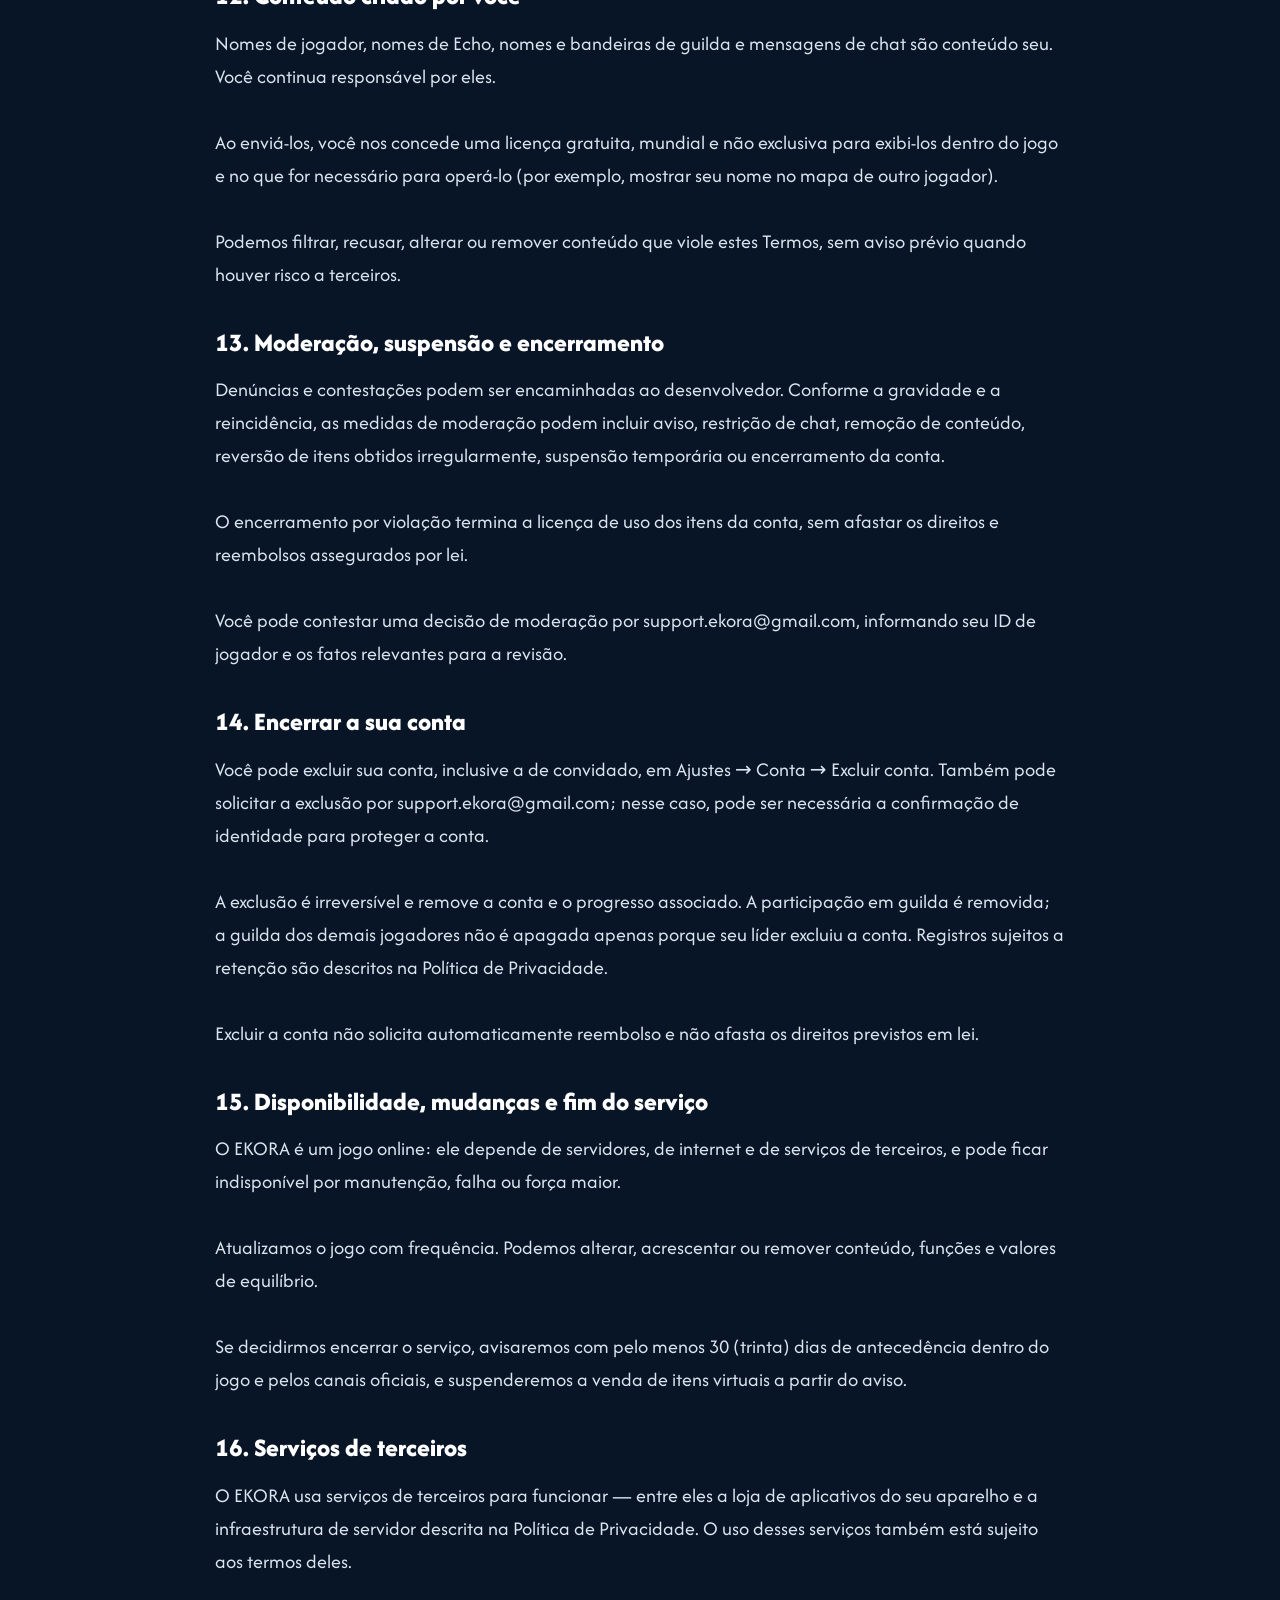
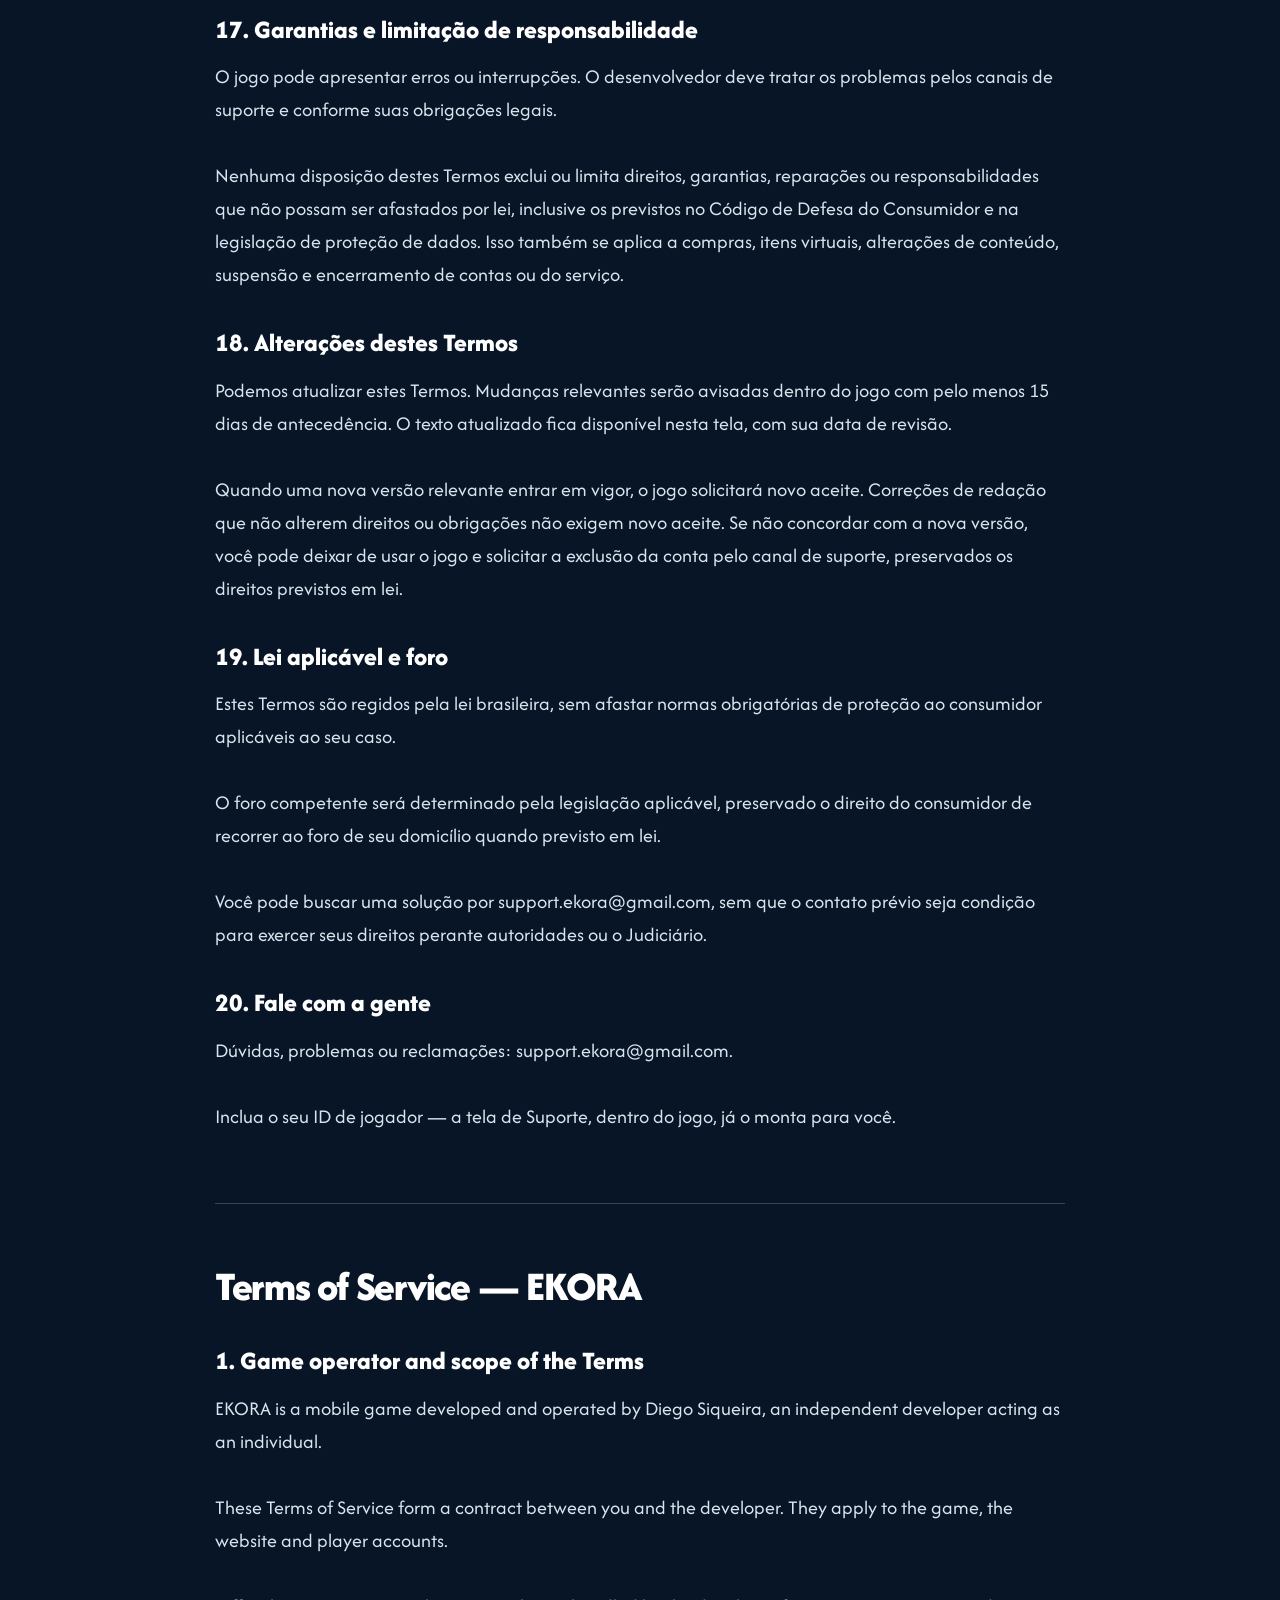
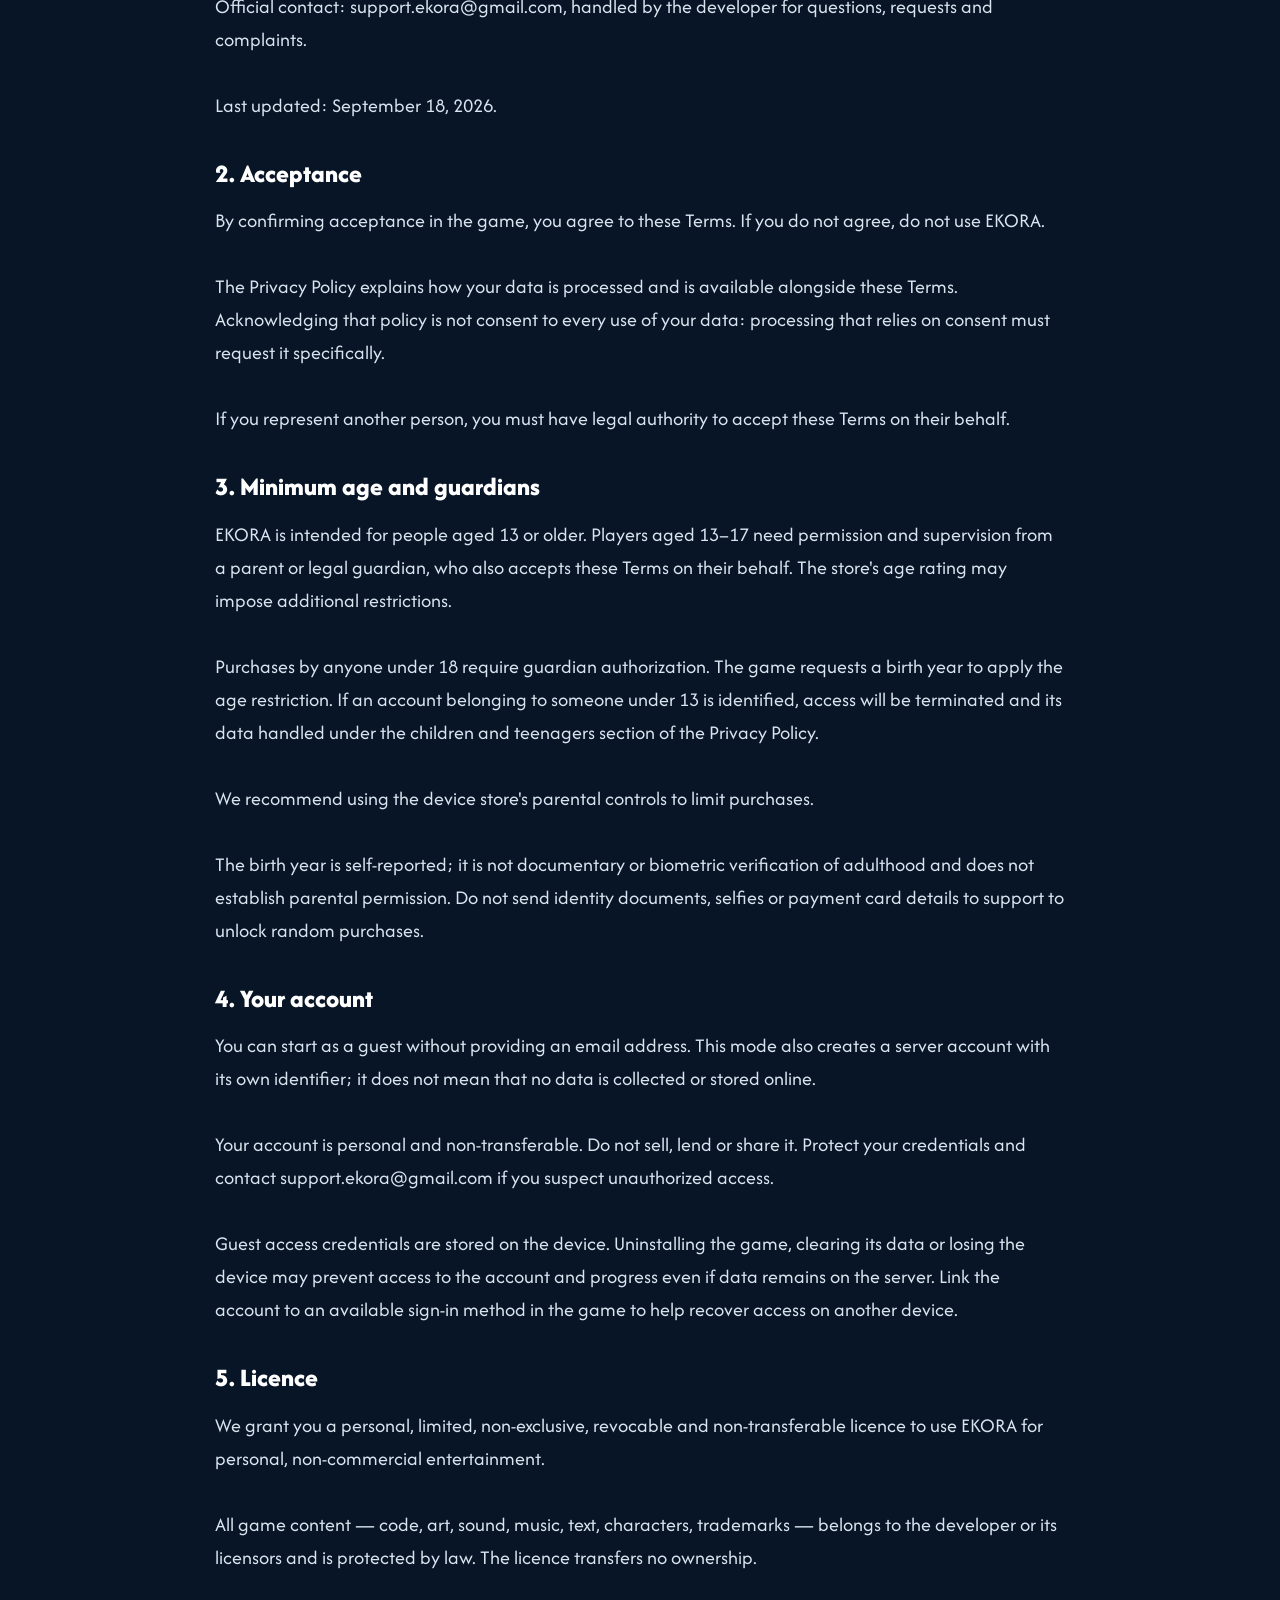
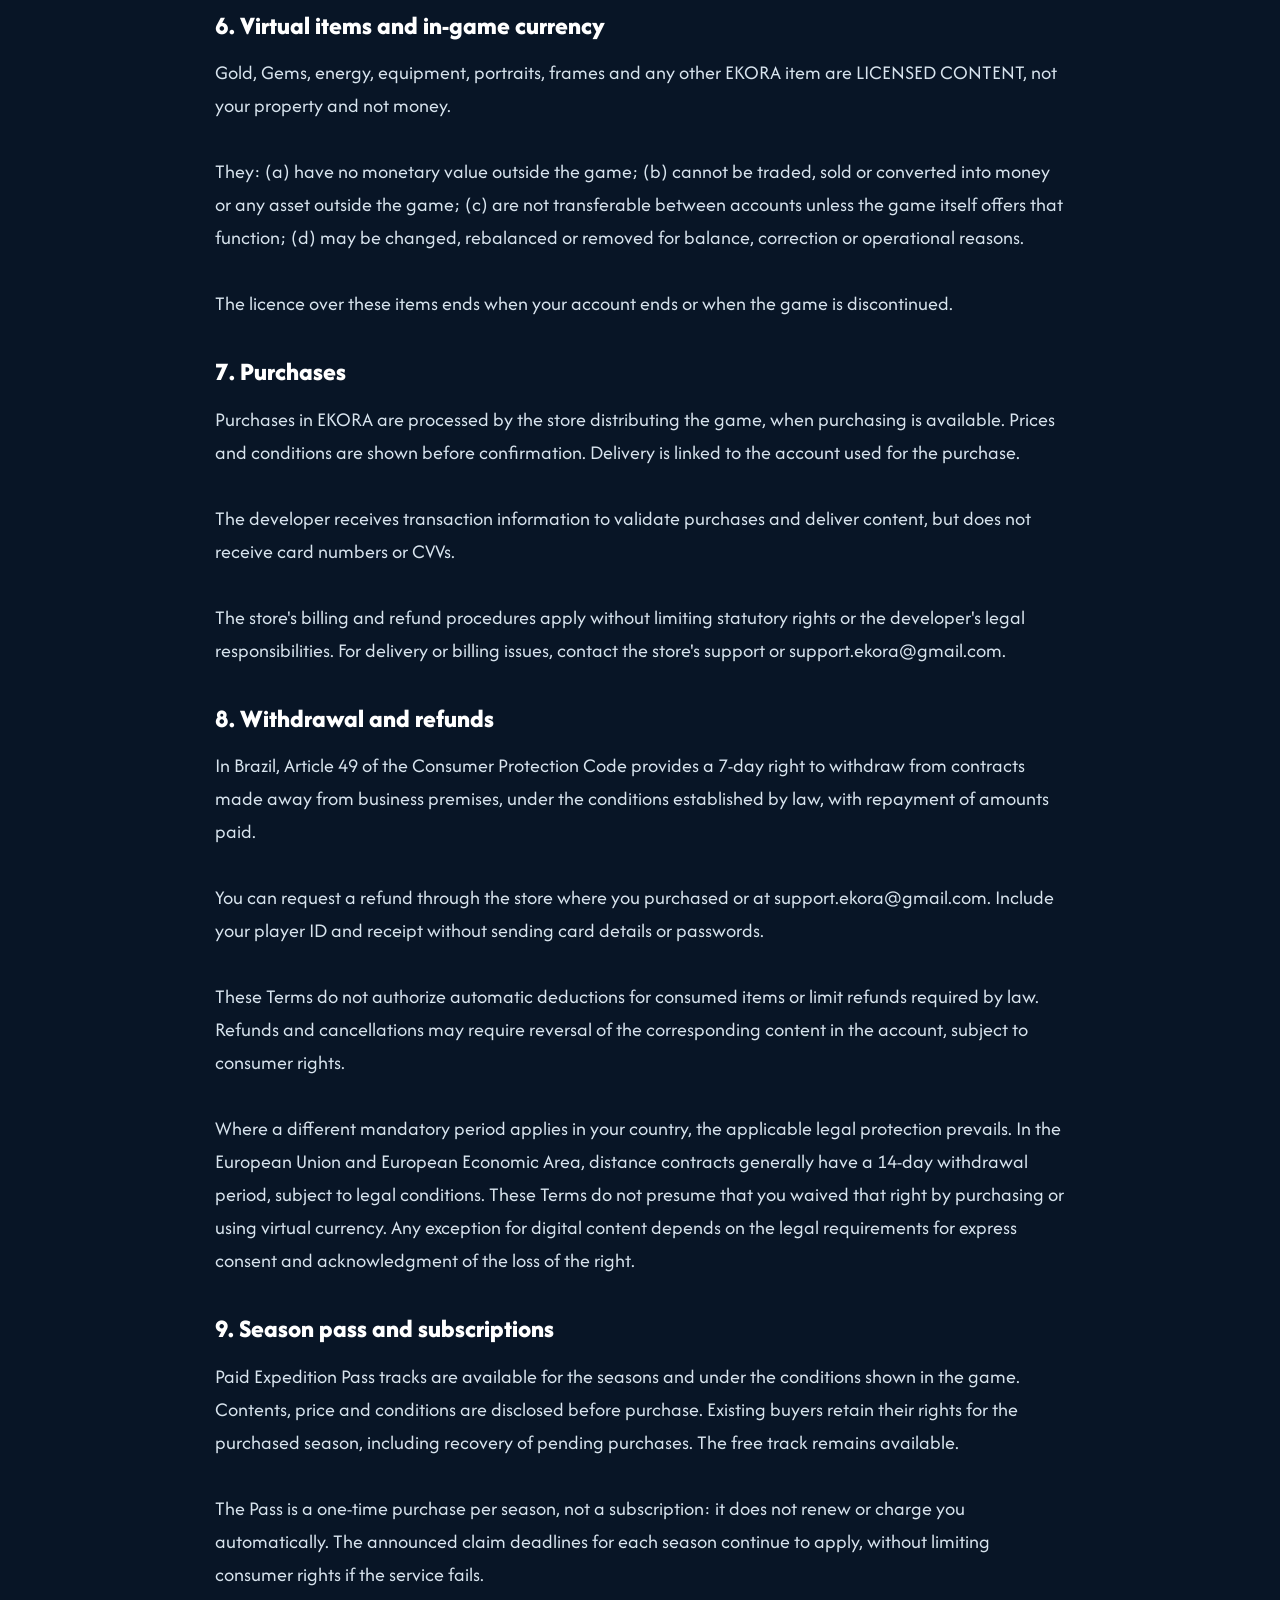
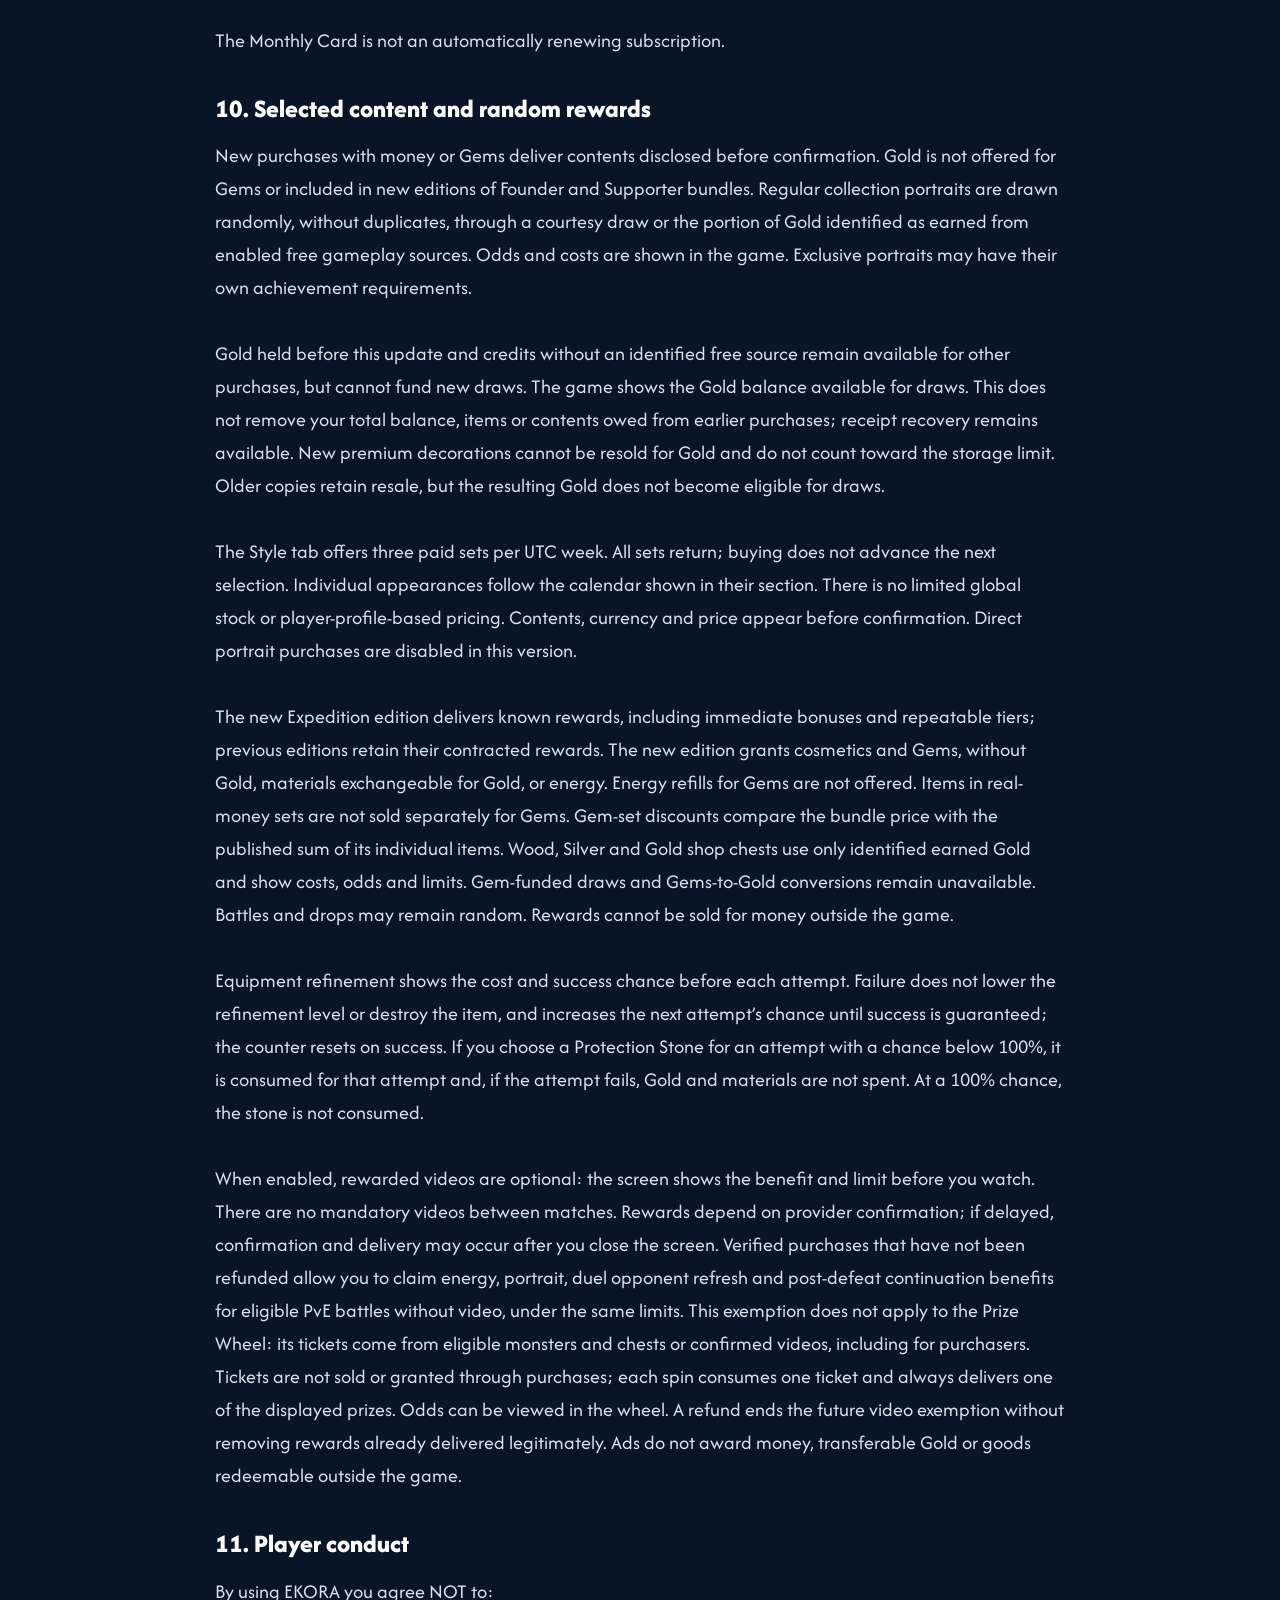
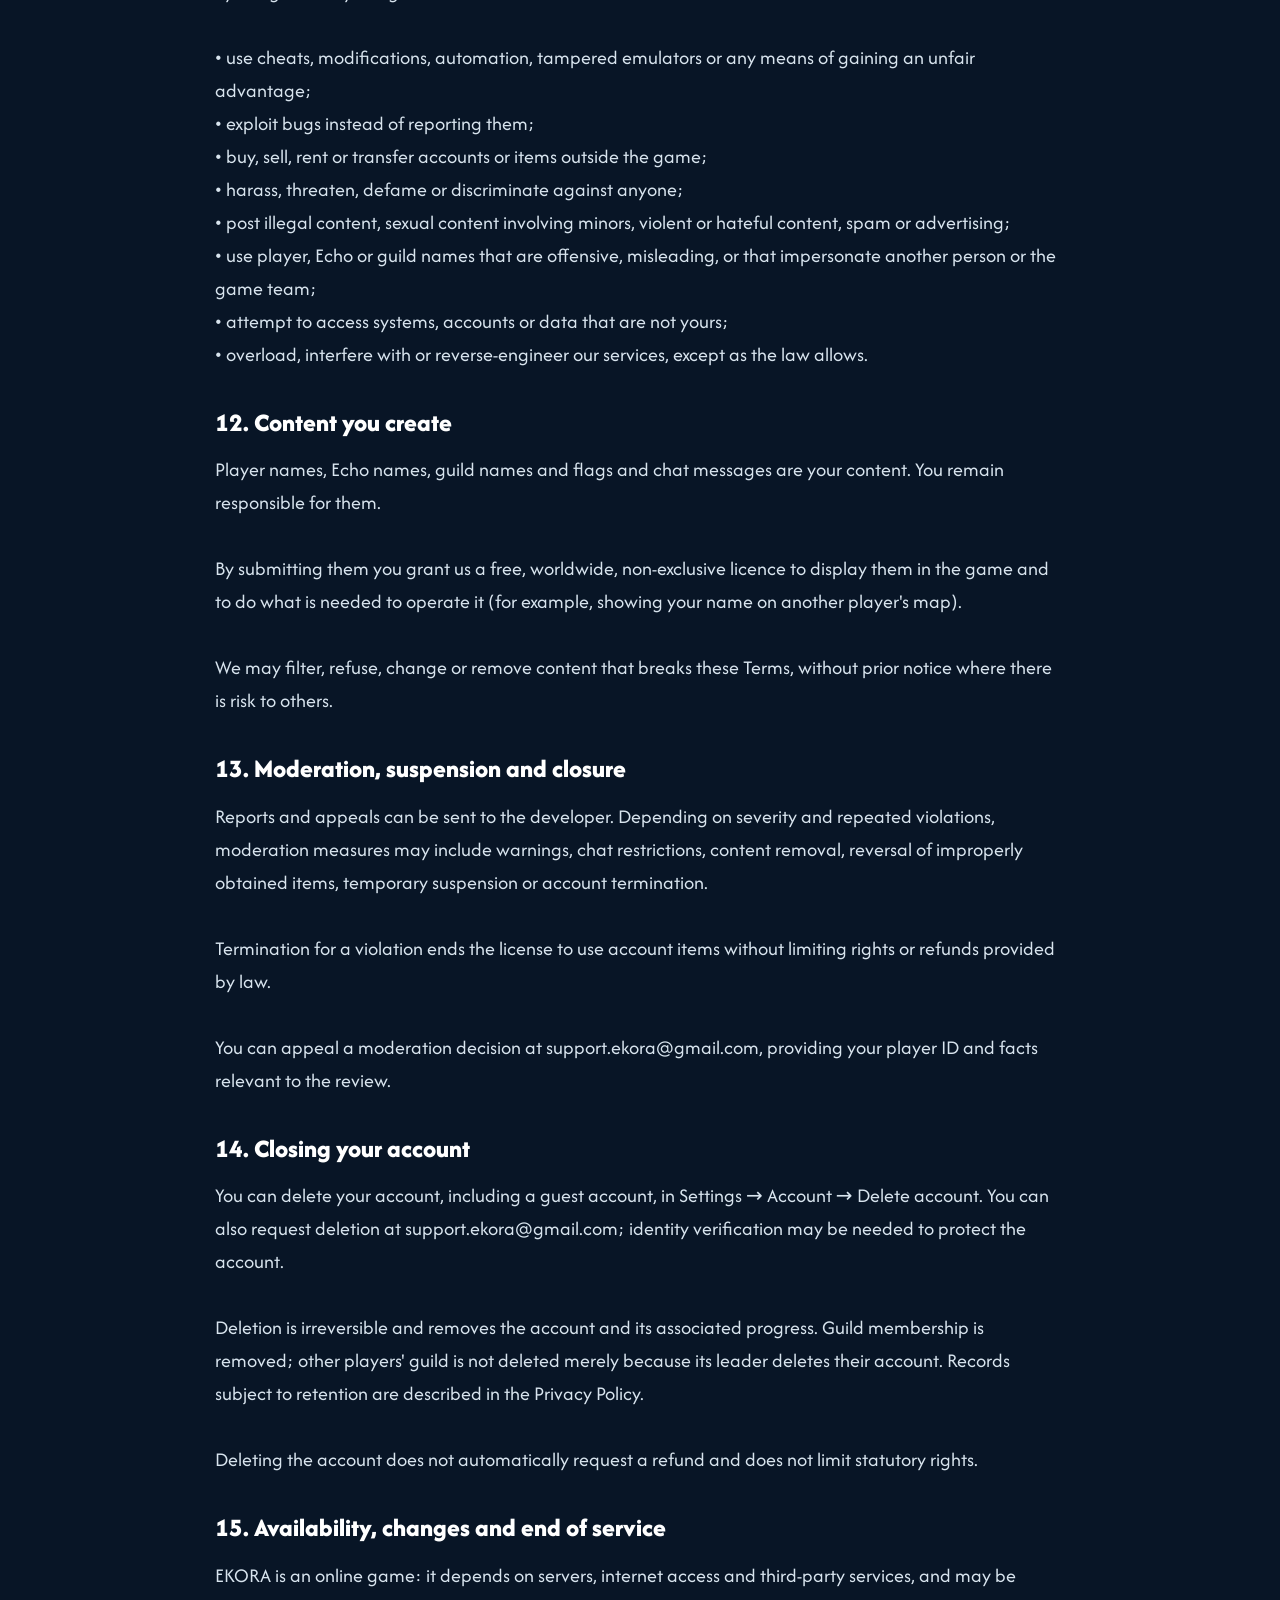
<file: termos.html>
<!doctype html><html lang="pt-BR"><head><meta charset="utf-8"><meta name="viewport" content="width=device-width, initial-scale=1"><title>Termos de Uso — EKORA</title><link rel="icon" href="assets/favicon.png"><link rel="stylesheet" href="legal.css?v=ca186f888e2d"></head><body><header class="legal-header"><a class="brand" href="index.html" aria-label="EKORA — Home"><img src="assets/logo.webp" width="190" height="61" alt="EKORA"></a><nav aria-label="Documentos / Documents"><a href="privacidade.html">Privacidade</a><a href="termos.html">Termos</a><a href="excluir-conta.html">Excluir conta</a></nav></header><nav class="legal-languages" aria-label="Language / Idioma"><a href="#pt-BR" lang="pt-BR">Português</a><a href="#en-US" lang="en-US">English</a><a href="#es-419" lang="es-419">Español</a></nav><main><aside aria-label="Aviso de revisão"><p lang="pt-BR">Aviso de revisão publicado em 2026-09-18. As mudanças contratuais entram em vigor em 2026-10-03. Os detalhes de dados descrevem a operação informada; direitos legais permanecem preservados. <a href="termos-2026-09-15.html">Versão anterior</a></p><p lang="en-US">Revision notice published on 2026-09-18. Contract changes take effect on 2026-10-03. Data disclosures describe the reported operation; statutory rights remain protected. <a href="termos-2026-09-15.html">Previous version</a></p><p lang="es-419">Aviso de revisión publicado el 2026-09-18. Los cambios contractuales entran en vigor el 2026-10-03. La información de datos describe la operación informada; se preservan los derechos legales. <a href="termos-2026-09-15.html">Versión anterior</a></p></aside><section lang="pt-BR" id="pt-BR"><h1>Termos de Uso — EKORA</h1><h2>1. Responsável pelo jogo e alcance dos Termos</h2><p>EKORA é um jogo eletrônico para dispositivos móveis desenvolvido e operado por Diego Siqueira, desenvolvedor independente, pessoa física.

Estes Termos de Uso formam um contrato entre você e o desenvolvedor. Eles se aplicam ao jogo, ao site e às contas de jogador.

Canal oficial de contato: support.ekora@gmail.com, atendido pelo desenvolvedor para dúvidas, solicitações e reclamações.

Última atualização: 18/09/2026.</p><h2>2. Aceitação</h2><p>Ao confirmar o aceite no jogo, você concorda com estes Termos. Se não concordar, não use o EKORA.

A Política de Privacidade explica o tratamento dos seus dados e fica disponível ao lado destes Termos. Conhecer essa política não equivale a consentir com qualquer uso dos dados: quando um tratamento depender de consentimento, ele deverá ser solicitado de forma específica.

Se você representa outra pessoa, deve ter autorização legal para aceitar estes Termos em nome dela.</p><h2>3. Idade mínima e responsáveis</h2><p>O EKORA é destinado a pessoas com 13 anos ou mais. Dos 13 aos 17 anos, o uso do jogo exige autorização e supervisão de um dos pais ou do responsável legal, que também aceita estes Termos em seu nome. A classificação indicativa da loja pode impor restrições adicionais.

Compras feitas por menores de 18 anos dependem de autorização do responsável. O jogo solicita o ano de nascimento para aplicar a restrição de idade. Se for identificada uma conta de pessoa menor de 13 anos, o acesso será encerrado e os dados serão tratados conforme a seção sobre crianças e adolescentes da Política de Privacidade.

Recomendamos os controles parentais da loja do aparelho para limitar compras.

O ano de nascimento é informado pelo jogador; não é uma verificação documental ou biométrica de maioridade e não comprova autorização parental. Não envie documentos de identidade, selfies ou dados de cartão ao suporte para desbloquear compras aleatórias.</p><h2>4. Sua conta</h2><p>Você pode começar como convidado, sem informar e-mail. Esse modo também cria uma conta no servidor, com identificador próprio; não significa ausência de coleta ou armazenamento online.

A conta é pessoal e intransferível. Não a venda, empreste ou compartilhe. Proteja suas credenciais e avise support.ekora@gmail.com se suspeitar de acesso indevido.

As credenciais de acesso do convidado ficam no aparelho. Desinstalar o jogo, limpar os dados ou perder o aparelho pode impedir o acesso à conta e ao progresso, mesmo quando existirem dados no servidor. Vincule a conta a um método de acesso disponível no jogo para facilitar sua recuperação em outro aparelho.</p><h2>5. Licença de uso</h2><p>Concedemos a você uma licença pessoal, limitada, não exclusiva, revogável e intransferível para usar o EKORA para fins de entretenimento pessoal e não comercial.

Todo o conteúdo do jogo — código, arte, som, música, texto, personagens, marcas — pertence ao desenvolvedor ou aos seus licenciadores e é protegido por lei. A licença não transfere propriedade nenhuma.</p><h2>6. Itens virtuais e moedas do jogo</h2><p>Ouro, Gemas, energia, equipamentos, retratos, molduras e qualquer outro item do EKORA são CONTEÚDO LICENCIADO, não propriedade sua e não dinheiro.

Eles: (a) não têm valor monetário fora do jogo; (b) não podem ser trocados, vendidos ou convertidos em dinheiro ou em qualquer bem fora do jogo; (c) não são transferíveis entre contas, salvo quando o próprio jogo oferecer a função; (d) podem ser alterados, rebalanceados ou removidos por necessidade de equilíbrio, correção ou operação do jogo.

A licença sobre esses itens termina junto com a sua conta ou com o encerramento do jogo.</p><h2>7. Compras</h2><p>As compras no EKORA são processadas pela loja em que o jogo é distribuído, quando a compra estiver disponível. O preço e as condições são apresentados antes da confirmação. A entrega é vinculada à conta usada na compra.

O desenvolvedor recebe informações de transação para validar a compra e entregar o conteúdo, mas não recebe número de cartão ou CVV.

Os procedimentos de cobrança e reembolso da loja se aplicam sem afastar os direitos previstos em lei nem as responsabilidades legais do desenvolvedor. Para problemas de entrega ou cobrança, use o suporte da loja ou support.ekora@gmail.com.</p><h2>8. Direito de arrependimento e reembolso</h2><p>No Brasil, o art. 49 do Código de Defesa do Consumidor prevê o direito de desistir, em 7 dias, da contratação feita fora do estabelecimento comercial, nas condições previstas em lei, com devolução dos valores pagos.

Você pode solicitar o reembolso pelo canal da loja em que comprou ou por support.ekora@gmail.com. Informe seu ID de jogador e o comprovante, sem enviar dados de cartão ou senha.

Estes Termos não autorizam desconto automático por itens consumidos nem afastam o direito ao reembolso devido por lei. Reembolsos e cancelamentos podem exigir a reversão do conteúdo correspondente na conta, preservados os direitos do consumidor.

Em países onde se aplique um prazo obrigatório diferente, prevalece a proteção legal aplicável. Na União Europeia e no Espaço Econômico Europeu, o direito de arrependimento em contratos à distância é, em regra, de 14 dias, sujeito às condições legais. Estes Termos não presumem que você renunciou a esse direito ao comprar ou usar moeda virtual. Eventual exceção para conteúdo digital depende dos requisitos legais de consentimento expresso e reconhecimento da perda do direito.</p><h2>9. Passe de temporada e assinaturas</h2><p>As trilhas pagas do Passe de Expedição estão disponíveis nas temporadas e condições apresentadas no jogo. O conteúdo, o preço e as condições são informados antes da compra. Quem já comprou mantém os direitos da temporada adquirida, inclusive a recuperação de compras pendentes. A trilha gratuita permanece disponível.

O Passe é uma compra única por temporada, não uma assinatura: não se renova sozinho nem gera cobrança recorrente. Os prazos de resgate anunciados para cada temporada continuam aplicáveis, preservados os direitos do consumidor em caso de falha do serviço.

O Cartão Mensal não é uma assinatura com renovação automática.</p><h2>10. Conteúdo escolhido e recompensas aleatórias</h2><p>As novas compras com dinheiro ou Gemas entregam conteúdo definido antes da confirmação. Ouro não é oferecido por Gemas, nem incluído nas novas edições dos pacotes de Fundador e Apoiador. Os retratos comuns da coleção são obtidos aleatoriamente, sem repetição, por cortesia ou usando a parcela de Ouro identificada como obtida nas fontes gratuitas de jogo habilitadas. As probabilidades e o custo são apresentados no jogo. Retratos exclusivos podem ter regras próprias de conquista.

Ouro anterior à atualização e créditos sem origem gratuita identificada continuam disponíveis para outros gastos, mas não financiam novos sorteios. O jogo informa o saldo de Ouro disponível para sorteios. Esta regra não retira o saldo total, os itens ou o conteúdo devido por compras antigas; a recuperação de recibos permanece disponível. Novas decorações premium não podem ser revendidas por Ouro e não ocupam o limite do depósito. Cópias antigas conservam a revenda, cujo Ouro não se torna elegível para sorteios.

Os conjuntos pagos da aba Estilo aparecem em seleções de três por semana UTC. Todos retornam; comprar não antecipa a próxima seleção. As aparências individuais usam o calendário mostrado na própria seção. Não há estoque global limitado nem alteração de preço conforme o perfil do jogador. Conteúdo, moeda e preço aparecem antes da confirmação. A compra direta de retratos está desativada nesta versão.

A nova edição da Expedição entrega recompensas conhecidas, inclusive os bônus imediatos e os marcos repetíveis; as edições anteriores conservam os prêmios contratados. A edição nova concede cosméticos e Gemas, sem Ouro, materiais conversíveis em Ouro ou energia. Recargas de energia por Gemas não são oferecidas. As peças dos conjuntos em dinheiro não são vendidas separadamente por Gemas. Nos conjuntos em Gemas, o desconto compara o preço do pacote com a soma publicada dos avulsos. Os baús de madeira, prata e ouro da loja usam apenas a parcela de Ouro gratuito identificada e mostram custo, probabilidades e limites. Sorteios por Gemas e conversões de Gemas em Ouro continuam indisponíveis. Combates e drops podem continuar aleatórios. Não é possível vender recompensas por dinheiro fora do jogo.

O refino informa o custo e a chance de sucesso antes da tentativa. Uma falha não reduz o nível de refino nem destrói a peça e aumenta a chance da próxima tentativa até o sucesso garantido; o contador reinicia no sucesso. Se você escolher uma Pedra de Proteção em uma tentativa com chance abaixo de 100%, ela será consumida nessa tentativa e, em caso de falha, Ouro e materiais não serão gastos. Com chance de 100%, a pedra não é consumida.

Quando habilitados, vídeos premiados são opcionais: a tela informa o benefício e o limite antes de assistir. Não há vídeos obrigatórios entre partidas. A recompensa depende da confirmação do provedor; se houver demora, a confirmação e a entrega podem ocorrer depois de fechar a tela. Compras verificadas e não estornadas permitem resgatar os benefícios de energia, retrato, troca da mesa de duelo e retorno após derrota em batalhas PvE elegíveis sem vídeo, com os mesmos limites. Essa dispensa não se aplica à Roleta de Prêmios: seus tickets são obtidos em monstros e baús habilitados ou por vídeo confirmado, inclusive para compradores. Tickets não são vendidos nem concedidos por compras; cada giro consome um ticket e sempre entrega um dos prêmios apresentados. As chances são consultáveis na própria roleta. Estorno encerra a dispensa futura do vídeo, sem retirar recompensas já entregues regularmente. Anúncios não dão dinheiro, Ouro transferível ou bens resgatáveis fora do jogo.</p><h2>11. Conduta do jogador</h2><p>Ao usar o EKORA você concorda em NÃO:

• usar programas, modificações, automações, emuladores manipulados ou qualquer meio de obter vantagem indevida;
• explorar falhas do jogo em vez de reportá-las;
• comprar, vender, alugar ou transferir contas ou itens fora do jogo;
• assediar, ameaçar, difamar ou discriminar qualquer pessoa;
• publicar conteúdo ilegal, sexual envolvendo menores, violento, de ódio, spam ou propaganda;
• usar nomes de jogador, de Echo ou de guilda ofensivos, enganosos, que se passem por outra pessoa ou pela equipe do jogo;
• tentar acessar sistemas, contas ou dados que não sejam seus;
• sobrecarregar, interferir ou fazer engenharia reversa dos nossos serviços, salvo no limite que a lei permitir.</p><h2>12. Conteúdo criado por você</h2><p>Nomes de jogador, nomes de Echo, nomes e bandeiras de guilda e mensagens de chat são conteúdo seu. Você continua responsável por eles.

Ao enviá-los, você nos concede uma licença gratuita, mundial e não exclusiva para exibi-los dentro do jogo e no que for necessário para operá-lo (por exemplo, mostrar seu nome no mapa de outro jogador).

Podemos filtrar, recusar, alterar ou remover conteúdo que viole estes Termos, sem aviso prévio quando houver risco a terceiros.</p><h2>13. Moderação, suspensão e encerramento</h2><p>Denúncias e contestações podem ser encaminhadas ao desenvolvedor. Conforme a gravidade e a reincidência, as medidas de moderação podem incluir aviso, restrição de chat, remoção de conteúdo, reversão de itens obtidos irregularmente, suspensão temporária ou encerramento da conta.

O encerramento por violação termina a licença de uso dos itens da conta, sem afastar os direitos e reembolsos assegurados por lei.

Você pode contestar uma decisão de moderação por support.ekora@gmail.com, informando seu ID de jogador e os fatos relevantes para a revisão.</p><h2>14. Encerrar a sua conta</h2><p>Você pode excluir sua conta, inclusive a de convidado, em Ajustes → Conta → Excluir conta. Também pode solicitar a exclusão por support.ekora@gmail.com; nesse caso, pode ser necessária a confirmação de identidade para proteger a conta.

A exclusão é irreversível e remove a conta e o progresso associado. A participação em guilda é removida; a guilda dos demais jogadores não é apagada apenas porque seu líder excluiu a conta. Registros sujeitos a retenção são descritos na Política de Privacidade.

Excluir a conta não solicita automaticamente reembolso e não afasta os direitos previstos em lei.</p><h2>15. Disponibilidade, mudanças e fim do serviço</h2><p>O EKORA é um jogo online: ele depende de servidores, de internet e de serviços de terceiros, e pode ficar indisponível por manutenção, falha ou força maior.

Atualizamos o jogo com frequência. Podemos alterar, acrescentar ou remover conteúdo, funções e valores de equilíbrio.

Se decidirmos encerrar o serviço, avisaremos com pelo menos 30 (trinta) dias de antecedência dentro do jogo e pelos canais oficiais, e suspenderemos a venda de itens virtuais a partir do aviso.</p><h2>16. Serviços de terceiros</h2><p>O EKORA usa serviços de terceiros para funcionar — entre eles a loja de aplicativos do seu aparelho e a infraestrutura de servidor descrita na Política de Privacidade. O uso desses serviços também está sujeito aos termos deles.</p><h2>17. Garantias e limitação de responsabilidade</h2><p>O jogo pode apresentar erros ou interrupções. O desenvolvedor deve tratar os problemas pelos canais de suporte e conforme suas obrigações legais.

Nenhuma disposição destes Termos exclui ou limita direitos, garantias, reparações ou responsabilidades que não possam ser afastados por lei, inclusive os previstos no Código de Defesa do Consumidor e na legislação de proteção de dados. Isso também se aplica a compras, itens virtuais, alterações de conteúdo, suspensão e encerramento de contas ou do serviço.</p><h2>18. Alterações destes Termos</h2><p>Podemos atualizar estes Termos. Mudanças relevantes serão avisadas dentro do jogo com pelo menos 15 dias de antecedência. O texto atualizado fica disponível nesta tela, com sua data de revisão.

Quando uma nova versão relevante entrar em vigor, o jogo solicitará novo aceite. Correções de redação que não alterem direitos ou obrigações não exigem novo aceite. Se não concordar com a nova versão, você pode deixar de usar o jogo e solicitar a exclusão da conta pelo canal de suporte, preservados os direitos previstos em lei.</p><h2>19. Lei aplicável e foro</h2><p>Estes Termos são regidos pela lei brasileira, sem afastar normas obrigatórias de proteção ao consumidor aplicáveis ao seu caso.

O foro competente será determinado pela legislação aplicável, preservado o direito do consumidor de recorrer ao foro de seu domicílio quando previsto em lei.

Você pode buscar uma solução por support.ekora@gmail.com, sem que o contato prévio seja condição para exercer seus direitos perante autoridades ou o Judiciário.</p><h2>20. Fale com a gente</h2><p>Dúvidas, problemas ou reclamações: support.ekora@gmail.com.

Inclua o seu ID de jogador — a tela de Suporte, dentro do jogo, já o monta para você.</p></section><section lang="en-US" id="en-US" class="idioma"><h1>Terms of Service — EKORA</h1><h2>1. Game operator and scope of the Terms</h2><p>EKORA is a mobile game developed and operated by Diego Siqueira, an independent developer acting as an individual.

These Terms of Service form a contract between you and the developer. They apply to the game, the website and player accounts.

Official contact: support.ekora@gmail.com, handled by the developer for questions, requests and complaints.

Last updated: September 18, 2026.</p><h2>2. Acceptance</h2><p>By confirming acceptance in the game, you agree to these Terms. If you do not agree, do not use EKORA.

The Privacy Policy explains how your data is processed and is available alongside these Terms. Acknowledging that policy is not consent to every use of your data: processing that relies on consent must request it specifically.

If you represent another person, you must have legal authority to accept these Terms on their behalf.</p><h2>3. Minimum age and guardians</h2><p>EKORA is intended for people aged 13 or older. Players aged 13–17 need permission and supervision from a parent or legal guardian, who also accepts these Terms on their behalf. The store&#x27;s age rating may impose additional restrictions.

Purchases by anyone under 18 require guardian authorization. The game requests a birth year to apply the age restriction. If an account belonging to someone under 13 is identified, access will be terminated and its data handled under the children and teenagers section of the Privacy Policy.

We recommend using the device store&#x27;s parental controls to limit purchases.

The birth year is self-reported; it is not documentary or biometric verification of adulthood and does not establish parental permission. Do not send identity documents, selfies or payment card details to support to unlock random purchases.</p><h2>4. Your account</h2><p>You can start as a guest without providing an email address. This mode also creates a server account with its own identifier; it does not mean that no data is collected or stored online.

Your account is personal and non-transferable. Do not sell, lend or share it. Protect your credentials and contact support.ekora@gmail.com if you suspect unauthorized access.

Guest access credentials are stored on the device. Uninstalling the game, clearing its data or losing the device may prevent access to the account and progress even if data remains on the server. Link the account to an available sign-in method in the game to help recover access on another device.</p><h2>5. Licence</h2><p>We grant you a personal, limited, non-exclusive, revocable and non-transferable licence to use EKORA for personal, non-commercial entertainment.

All game content — code, art, sound, music, text, characters, trademarks — belongs to the developer or its licensors and is protected by law. The licence transfers no ownership.</p><h2>6. Virtual items and in-game currency</h2><p>Gold, Gems, energy, equipment, portraits, frames and any other EKORA item are LICENSED CONTENT, not your property and not money.

They: (a) have no monetary value outside the game; (b) cannot be traded, sold or converted into money or any asset outside the game; (c) are not transferable between accounts unless the game itself offers that function; (d) may be changed, rebalanced or removed for balance, correction or operational reasons.

The licence over these items ends when your account ends or when the game is discontinued.</p><h2>7. Purchases</h2><p>Purchases in EKORA are processed by the store distributing the game, when purchasing is available. Prices and conditions are shown before confirmation. Delivery is linked to the account used for the purchase.

The developer receives transaction information to validate purchases and deliver content, but does not receive card numbers or CVVs.

The store&#x27;s billing and refund procedures apply without limiting statutory rights or the developer&#x27;s legal responsibilities. For delivery or billing issues, contact the store&#x27;s support or support.ekora@gmail.com.</p><h2>8. Withdrawal and refunds</h2><p>In Brazil, Article 49 of the Consumer Protection Code provides a 7-day right to withdraw from contracts made away from business premises, under the conditions established by law, with repayment of amounts paid.

You can request a refund through the store where you purchased or at support.ekora@gmail.com. Include your player ID and receipt without sending card details or passwords.

These Terms do not authorize automatic deductions for consumed items or limit refunds required by law. Refunds and cancellations may require reversal of the corresponding content in the account, subject to consumer rights.

Where a different mandatory period applies in your country, the applicable legal protection prevails. In the European Union and European Economic Area, distance contracts generally have a 14-day withdrawal period, subject to legal conditions. These Terms do not presume that you waived that right by purchasing or using virtual currency. Any exception for digital content depends on the legal requirements for express consent and acknowledgment of the loss of the right.</p><h2>9. Season pass and subscriptions</h2><p>Paid Expedition Pass tracks are available for the seasons and under the conditions shown in the game. Contents, price and conditions are disclosed before purchase. Existing buyers retain their rights for the purchased season, including recovery of pending purchases. The free track remains available.

The Pass is a one-time purchase per season, not a subscription: it does not renew or charge you automatically. The announced claim deadlines for each season continue to apply, without limiting consumer rights if the service fails.

The Monthly Card is not an automatically renewing subscription.</p><h2>10. Selected content and random rewards</h2><p>New purchases with money or Gems deliver contents disclosed before confirmation. Gold is not offered for Gems or included in new editions of Founder and Supporter bundles. Regular collection portraits are drawn randomly, without duplicates, through a courtesy draw or the portion of Gold identified as earned from enabled free gameplay sources. Odds and costs are shown in the game. Exclusive portraits may have their own achievement requirements.

Gold held before this update and credits without an identified free source remain available for other purchases, but cannot fund new draws. The game shows the Gold balance available for draws. This does not remove your total balance, items or contents owed from earlier purchases; receipt recovery remains available. New premium decorations cannot be resold for Gold and do not count toward the storage limit. Older copies retain resale, but the resulting Gold does not become eligible for draws.

The Style tab offers three paid sets per UTC week. All sets return; buying does not advance the next selection. Individual appearances follow the calendar shown in their section. There is no limited global stock or player-profile-based pricing. Contents, currency and price appear before confirmation. Direct portrait purchases are disabled in this version.

The new Expedition edition delivers known rewards, including immediate bonuses and repeatable tiers; previous editions retain their contracted rewards. The new edition grants cosmetics and Gems, without Gold, materials exchangeable for Gold, or energy. Energy refills for Gems are not offered. Items in real-money sets are not sold separately for Gems. Gem-set discounts compare the bundle price with the published sum of its individual items. Wood, Silver and Gold shop chests use only identified earned Gold and show costs, odds and limits. Gem-funded draws and Gems-to-Gold conversions remain unavailable. Battles and drops may remain random. Rewards cannot be sold for money outside the game.

Equipment refinement shows the cost and success chance before each attempt. Failure does not lower the refinement level or destroy the item, and increases the next attempt’s chance until success is guaranteed; the counter resets on success. If you choose a Protection Stone for an attempt with a chance below 100%, it is consumed for that attempt and, if the attempt fails, Gold and materials are not spent. At a 100% chance, the stone is not consumed.

When enabled, rewarded videos are optional: the screen shows the benefit and limit before you watch. There are no mandatory videos between matches. Rewards depend on provider confirmation; if delayed, confirmation and delivery may occur after you close the screen. Verified purchases that have not been refunded allow you to claim energy, portrait, duel opponent refresh and post-defeat continuation benefits for eligible PvE battles without video, under the same limits. This exemption does not apply to the Prize Wheel: its tickets come from eligible monsters and chests or confirmed videos, including for purchasers. Tickets are not sold or granted through purchases; each spin consumes one ticket and always delivers one of the displayed prizes. Odds can be viewed in the wheel. A refund ends the future video exemption without removing rewards already delivered legitimately. Ads do not award money, transferable Gold or goods redeemable outside the game.</p><h2>11. Player conduct</h2><p>By using EKORA you agree NOT to:

• use cheats, modifications, automation, tampered emulators or any means of gaining an unfair advantage;
• exploit bugs instead of reporting them;
• buy, sell, rent or transfer accounts or items outside the game;
• harass, threaten, defame or discriminate against anyone;
• post illegal content, sexual content involving minors, violent or hateful content, spam or advertising;
• use player, Echo or guild names that are offensive, misleading, or that impersonate another person or the game team;
• attempt to access systems, accounts or data that are not yours;
• overload, interfere with or reverse-engineer our services, except as the law allows.</p><h2>12. Content you create</h2><p>Player names, Echo names, guild names and flags and chat messages are your content. You remain responsible for them.

By submitting them you grant us a free, worldwide, non-exclusive licence to display them in the game and to do what is needed to operate it (for example, showing your name on another player&#x27;s map).

We may filter, refuse, change or remove content that breaks these Terms, without prior notice where there is risk to others.</p><h2>13. Moderation, suspension and closure</h2><p>Reports and appeals can be sent to the developer. Depending on severity and repeated violations, moderation measures may include warnings, chat restrictions, content removal, reversal of improperly obtained items, temporary suspension or account termination.

Termination for a violation ends the license to use account items without limiting rights or refunds provided by law.

You can appeal a moderation decision at support.ekora@gmail.com, providing your player ID and facts relevant to the review.</p><h2>14. Closing your account</h2><p>You can delete your account, including a guest account, in Settings → Account → Delete account. You can also request deletion at support.ekora@gmail.com; identity verification may be needed to protect the account.

Deletion is irreversible and removes the account and its associated progress. Guild membership is removed; other players&#x27; guild is not deleted merely because its leader deletes their account. Records subject to retention are described in the Privacy Policy.

Deleting the account does not automatically request a refund and does not limit statutory rights.</p><h2>15. Availability, changes and end of service</h2><p>EKORA is an online game: it depends on servers, internet access and third-party services, and may be unavailable due to maintenance, failure or force majeure.

We update the game often. We may change, add or remove content, features and balance values.

If we decide to shut the service down, we will give at least 30 days&#x27; notice in-game and through official channels, and will stop selling virtual items from the notice onward.</p><h2>16. Third-party services</h2><p>EKORA relies on third-party services — among them your device&#x27;s app store and the server infrastructure described in the Privacy Policy. Your use of those services is also subject to their terms.</p><h2>17. Warranties and limitation of liability</h2><p>The game may experience errors or interruptions. The developer must address issues through support channels and in accordance with legal obligations.

Nothing in these Terms excludes or limits rights, warranties, remedies or liabilities that cannot be waived by law, including those under consumer protection and data protection legislation. This also applies to purchases, virtual items, content changes, suspension and termination of accounts or the service.</p><h2>18. Changes to these Terms</h2><p>We may update these Terms. Material changes will be announced in the game at least 15 days in advance. The updated text remains available on this screen with its revision date.

When a material new version takes effect, the game will request acceptance again. Wording corrections that do not change rights or obligations do not require renewed acceptance. If you disagree with the new version, you can stop using the game and request account deletion through support, subject to statutory rights.</p><h2>19. Governing law and venue</h2><p>These Terms are governed by Brazilian law without excluding mandatory consumer protection rules applicable to your situation.

Jurisdiction will be determined by applicable law, preserving the consumer&#x27;s right to bring a claim where they live when provided by law.

You can seek a resolution at support.ekora@gmail.com. Prior contact is not a condition for exercising your rights before authorities or courts.</p><h2>20. Contact</h2><p>Questions, problems or complaints: support.ekora@gmail.com.

Include your player ID — the in-game Support screen builds it for you.</p></section><section lang="es-419" id="es-419" class="idioma"><h1>Términos de Uso — EKORA</h1><h2>1. Responsable del juego y alcance de los Términos</h2><p>EKORA es un juego para dispositivos móviles desarrollado y operado por Diego Siqueira, desarrollador independiente, persona física.

Estos Términos de Uso forman un contrato entre tú y el desarrollador. Se aplican al juego, al sitio web y a las cuentas de jugador.

Canal oficial de contacto: support.ekora@gmail.com, atendido por el desarrollador para dudas, solicitudes y reclamos.

Última actualización: 18/09/2026.</p><h2>2. Aceptación</h2><p>Al confirmar la aceptación en el juego, aceptas estos Términos. Si no estás de acuerdo, no uses EKORA.

La Política de Privacidad explica el tratamiento de tus datos y está disponible junto a estos Términos. Conocer esa política no equivale a consentir cualquier uso de los datos: cuando un tratamiento dependa del consentimiento, deberá solicitarse de forma específica.

Si representas a otra persona, debes tener autorización legal para aceptar estos Términos en su nombre.</p><h2>3. Edad mínima y responsables</h2><p>EKORA está destinado a personas de 13 años o más. De los 13 a los 17 años se requiere autorización y supervisión de uno de los padres o del representante legal, quien también acepta estos Términos en tu nombre. La clasificación por edades de la tienda puede imponer restricciones adicionales.

Las compras de menores de 18 años requieren autorización del responsable. El juego solicita el año de nacimiento para aplicar la restricción de edad. Si se identifica una cuenta de una persona menor de 13 años, se cerrará su acceso y sus datos se tratarán conforme a la sección sobre niños y adolescentes de la Política de Privacidad.

Recomendamos usar los controles parentales de la tienda del dispositivo para limitar compras.

El año de nacimiento lo declara el jugador; no es una verificación documental o biométrica de mayoría de edad ni demuestra autorización parental. No envíes documentos de identidad, selfies ni datos de tarjeta al soporte para desbloquear compras aleatorias.</p><h2>4. Tu cuenta</h2><p>Puedes comenzar como invitado sin informar un correo electrónico. Este modo también crea una cuenta en el servidor con un identificador propio; no significa que no se recopilen o almacenen datos en línea.

La cuenta es personal e intransferible. No la vendas, prestes ni compartas. Protege tus credenciales y avisa a support.ekora@gmail.com si sospechas un acceso no autorizado.

Las credenciales de acceso del invitado se guardan en el dispositivo. Desinstalar el juego, borrar sus datos o perder el dispositivo puede impedir el acceso a la cuenta y al progreso, aunque existan datos en el servidor. Vincula la cuenta a un método de acceso disponible en el juego para facilitar su recuperación en otro dispositivo.</p><h2>5. Licencia de uso</h2><p>Te concedemos una licencia personal, limitada, no exclusiva, revocable e intransferible para usar EKORA con fines de entretenimiento personal y no comercial.

Todo el contenido del juego — código, arte, sonido, música, texto, personajes, marcas — pertenece al desarrollador o a sus licenciantes y está protegido por ley. La licencia no transfiere propiedad alguna.</p><h2>6. Objetos virtuales y monedas del juego</h2><p>El Oro, las Gemas, la energía, los equipos, los retratos, los marcos y cualquier otro objeto de EKORA son CONTENIDO LICENCIADO, no propiedad tuya y no dinero.

Ellos: (a) no tienen valor monetario fuera del juego; (b) no pueden ser intercambiados, vendidos ni convertidos en dinero ni en ningún bien fuera del juego; (c) no son transferibles entre cuentas, salvo cuando el propio juego ofrezca la función; (d) pueden ser modificados, rebalanceados o eliminados por necesidad de equilibrio, corrección u operación del juego.

La licencia sobre esos objetos termina junto con tu cuenta o con el cierre del juego.</p><h2>7. Compras</h2><p>Las compras en EKORA son procesadas por la tienda que distribuye el juego, cuando la compra esté disponible. El precio y las condiciones se muestran antes de confirmar. La entrega se vincula a la cuenta usada para comprar.

El desarrollador recibe información de la transacción para validar la compra y entregar el contenido, pero no recibe números de tarjeta ni CVV.

Los procedimientos de cobro y reembolso de la tienda se aplican sin limitar los derechos legales ni las responsabilidades legales del desarrollador. Para problemas de entrega o cobro, contacta al soporte de la tienda o a support.ekora@gmail.com.</p><h2>8. Derecho de arrepentimiento y reembolso</h2><p>En Brasil, el art. 49 del Código de Defensa del Consumidor prevé el derecho a desistir, en 7 días, de una contratación realizada fuera del establecimiento comercial, en las condiciones previstas por la ley, con devolución de los importes pagados.

Puedes solicitar un reembolso por el canal de la tienda donde compraste o por support.ekora@gmail.com. Incluye tu ID de jugador y el comprobante, sin enviar datos de tarjeta ni contraseñas.

Estos Términos no autorizan descuentos automáticos por objetos consumidos ni limitan los reembolsos exigidos por ley. Los reembolsos y cancelaciones pueden requerir la reversión del contenido correspondiente en la cuenta, respetando los derechos del consumidor.

Si en tu país corresponde un plazo obligatorio diferente, prevalece la protección legal aplicable. En la Unión Europea y el Espacio Económico Europeo, los contratos a distancia generalmente tienen un plazo de desistimiento de 14 días, sujeto a las condiciones legales. Estos Términos no presumen que renunciaste a ese derecho al comprar o usar moneda virtual. Cualquier excepción para contenido digital depende de los requisitos legales de consentimiento expreso y reconocimiento de la pérdida del derecho.</p><h2>9. Pase de temporada y suscripciones</h2><p>Las rutas de pago del Pase de Expedición están disponibles para las temporadas y según las condiciones indicadas en el juego. El contenido, el precio y las condiciones se muestran antes de comprar. Quienes ya lo compraron conservan sus derechos para la temporada adquirida, incluida la recuperación de compras pendientes. La ruta gratuita sigue disponible.

El Pase es una compra única por temporada, no una suscripción: no se renueva ni genera cobros automáticos. Los plazos de canje anunciados para cada temporada siguen siendo aplicables, sin limitar los derechos del consumidor si falla el servicio.

La Tarjeta Mensual no es una suscripción con renovación automática.</p><h2>10. Contenido elegido y recompensas aleatorias</h2><p>Las nuevas compras con dinero o Gemas entregan contenido indicado antes de confirmar. No se ofrece Oro por Gemas ni se incluye en las nuevas ediciones de paquetes de Fundador y Colaborador. Los retratos regulares de la colección se obtienen al azar, sin repetición, por cortesía o con la parte del Oro identificada como obtenida en las fuentes gratuitas de juego habilitadas. El juego muestra probabilidades y costos. Los retratos exclusivos pueden tener requisitos de logro propios.

El Oro anterior a esta actualización y los créditos sin origen gratuito identificado siguen disponibles para otros gastos, pero no financian nuevos sorteos. El juego muestra el saldo de Oro disponible para sorteos. Esta regla no retira el saldo total, los objetos ni el contenido pendiente de compras anteriores; se mantiene la recuperación de recibos. Las nuevas decoraciones premium no se pueden revender por Oro y no ocupan el límite del depósito. Las copias anteriores conservan la reventa, pero su Oro no se vuelve apto para sorteos.

La pestaña Estilo ofrece tres conjuntos pagados por semana UTC. Todos vuelven; comprar no adelanta la siguiente selección. Las apariencias individuales siguen el calendario de su sección. No hay existencias globales limitadas ni precios según el perfil del jugador. El contenido, la moneda y el precio aparecen antes de confirmar. La compra directa de retratos está desactivada en esta versión.

La nueva edición de Expedición entrega recompensas conocidas, incluidos los bonos inmediatos y los hitos repetibles; las ediciones anteriores conservan las recompensas contratadas. La nueva edición entrega cosméticos y Gemas, sin Oro, materiales intercambiables por Oro ni energía. No se ofrecen recargas de energía por Gemas. Las piezas de conjuntos pagados con dinero no se venden por separado con Gemas. El descuento de los conjuntos con Gemas compara el precio del paquete con la suma publicada de sus piezas individuales. Los cofres de madera, plata y oro de la tienda usan solo la parte de Oro gratuito identificada y muestran costos, probabilidades y límites. Los sorteos con Gemas y las conversiones de Gemas a Oro siguen deshabilitados. Los combates y drops pueden seguir siendo aleatorios. No se pueden vender recompensas por dinero fuera del juego.

El refinamiento muestra el costo y la probabilidad de éxito antes de cada intento. Un fallo no reduce el nivel de refinamiento ni destruye la pieza, y aumenta la probabilidad del siguiente intento hasta garantizar el éxito; el contador se reinicia al tener éxito. Si eliges una Piedra de Protección para un intento con una probabilidad menor al 100%, se consume en ese intento y, si falla, no se gastan Oro ni materiales. Con una probabilidad del 100%, la piedra no se consume.

Cuando están habilitados, los videos con recompensa son opcionales: la pantalla muestra el beneficio y el límite antes de verlos. No hay videos obligatorios entre partidas. La recompensa depende de la confirmación del proveedor; si se demora, la confirmación y la entrega pueden ocurrir después de cerrar la pantalla. Las compras verificadas y no reembolsadas permiten obtener los beneficios de energía, retrato, cambio de rivales del duelo y retorno tras una derrota en combates PvE elegibles sin video, con los mismos límites. Esta exención no se aplica a la Ruleta de Premios: sus boletos se obtienen de monstruos y cofres habilitados o de videos confirmados, también para quienes realizaron compras. Los boletos no se venden ni se otorgan por compras; cada giro consume un boleto y siempre entrega uno de los premios mostrados. Las probabilidades se pueden consultar en la propia ruleta. Un reembolso termina la exención futura del video sin quitar recompensas ya entregadas legítimamente. Los anuncios no otorgan dinero, Oro transferible ni bienes canjeables fuera del juego.</p><h2>11. Conducta del jugador</h2><p>Al usar EKORA aceptas NO:

• usar programas, modificaciones, automatizaciones, emuladores manipulados o cualquier medio de obtener ventaja indebida;
• explotar fallas del juego en vez de reportarlas;
• comprar, vender, alquilar o transferir cuentas u objetos fuera del juego;
• acosar, amenazar, difamar o discriminar a cualquier persona;
• publicar contenido ilegal, sexual con menores, violento, de odio, spam o publicidad;
• usar nombres de jugador, de Echo o de gremio ofensivos, engañosos, que se hagan pasar por otra persona o por el equipo del juego;
• intentar acceder a sistemas, cuentas o datos que no sean tuyos;
• sobrecargar, interferir o hacer ingeniería inversa de nuestros servicios, salvo en el límite que la ley permita.</p><h2>12. Contenido creado por ti</h2><p>Los nombres de jugador, los nombres de Echo, los nombres y banderas de gremio y los mensajes de chat son contenido tuyo. Sigues siendo responsable de ellos.

Al enviarlos, nos concedes una licencia gratuita, mundial y no exclusiva para exhibirlos dentro del juego y en lo que sea necesario para operarlo (por ejemplo, mostrar tu nombre en el mapa de otro jugador).

Podemos filtrar, rechazar, modificar o eliminar contenido que viole estos Términos, sin aviso previo cuando haya riesgo para terceros.</p><h2>13. Moderación, suspensión y cierre</h2><p>Las denuncias y apelaciones pueden enviarse al desarrollador. Según la gravedad y la reincidencia, las medidas de moderación pueden incluir advertencias, restricciones de chat, eliminación de contenido, reversión de objetos obtenidos irregularmente, suspensión temporal o cierre de la cuenta.

El cierre por infracción termina la licencia de uso de los objetos de la cuenta, sin limitar los derechos ni reembolsos garantizados por ley.

Puedes apelar una decisión de moderación en support.ekora@gmail.com, indicando tu ID de jugador y los hechos relevantes para la revisión.</p><h2>14. Cerrar tu cuenta</h2><p>Puedes eliminar tu cuenta, incluida la de invitado, en Ajustes → Cuenta → Eliminar cuenta. También puedes solicitarlo en support.ekora@gmail.com; puede ser necesario confirmar tu identidad para proteger la cuenta.

La eliminación es irreversible y borra la cuenta y su progreso asociado. Se elimina la pertenencia al gremio; el gremio de los demás jugadores no se borra solo porque su líder elimine su cuenta. Los registros sujetos a conservación se describen en la Política de Privacidad.

Eliminar la cuenta no solicita un reembolso automáticamente ni limita los derechos legales.</p><h2>15. Disponibilidad, cambios y fin del servicio</h2><p>EKORA es un juego en línea: depende de servidores, de internet y de servicios de terceros, y puede quedar no disponible por mantenimiento, falla o fuerza mayor.

Actualizamos el juego con frecuencia. Podemos modificar, agregar o eliminar contenido, funciones y valores de equilibrio.

Si decidimos cerrar el servicio, avisaremos con al menos 30 (treinta) días de antelación dentro del juego y por los canales oficiales, y suspenderemos la venta de objetos virtuales a partir del aviso.</p><h2>16. Servicios de terceros</h2><p>EKORA usa servicios de terceros para funcionar — entre ellos la tienda de aplicaciones de tu dispositivo y la infraestructura de servidor descrita en la Política de Privacidad. El uso de esos servicios también está sujeto a los términos de ellos.</p><h2>17. Garantías y limitación de responsabilidad</h2><p>El juego puede presentar errores o interrupciones. El desarrollador debe atender los problemas por los canales de soporte y conforme a sus obligaciones legales.

Ninguna disposición de estos Términos excluye o limita derechos, garantías, reparaciones o responsabilidades que no puedan excluirse por ley, incluidos los de la legislación de defensa del consumidor y protección de datos. Esto también se aplica a compras, objetos virtuales, cambios de contenido, suspensión y cierre de cuentas o del servicio.</p><h2>18. Cambios en estos Términos</h2><p>Podemos actualizar estos Términos. Los cambios relevantes se anunciarán dentro del juego con al menos 15 días de anticipación. El texto actualizado estará disponible en esta pantalla con su fecha de revisión.

Cuando entre en vigor una nueva versión relevante, el juego solicitará nuevamente su aceptación. Las correcciones de redacción que no cambien derechos u obligaciones no requieren una nueva aceptación. Si no aceptas la nueva versión, puedes dejar de usar el juego y solicitar la eliminación de la cuenta por soporte, respetando los derechos legales.</p><h2>19. Ley aplicable y fuero</h2><p>Estos Términos se rigen por la ley brasileña, sin excluir las normas obligatorias de protección al consumidor aplicables a tu caso.

La jurisdicción competente se determinará según la legislación aplicable, respetando el derecho del consumidor a acudir al tribunal de su domicilio cuando lo prevea la ley.

Puedes buscar una solución en support.ekora@gmail.com. El contacto previo no es una condición para ejercer tus derechos ante las autoridades o los tribunales.</p><h2>20. Habla con nosotros</h2><p>Dudas, problemas o reclamos: support.ekora@gmail.com.

Incluye tu ID de jugador — la pantalla de Soporte, dentro del juego, ya lo arma por ti.</p></section></main><footer><a class="brand" href="index.html" aria-label="EKORA — Home"><img src="assets/logo.webp" width="148" height="48" alt="EKORA"></a><p>Diego Siqueira · support.ekora@gmail.com · 2026-09-18</p></footer></body></html>
</file>
<file: home.css>
/* EKORA · Atlas de uma aventura. Fontes, artes e paleta locais. */
@font-face{font-family:Afacad;src:url('assets/afacad-regular.woff') format('woff');font-weight:400;font-display:swap}@font-face{font-family:Afacad;src:url('assets/afacad-bold.woff') format('woff');font-weight:700 900;font-display:swap}
:root{color-scheme:dark;--bg:#081526;--surface:#10253a;--text:#f6f4ed;--muted:#b1c1d1;--cyan:#77d9ff;--gold:#ffcd2d;--line:#ffffff24;--max:1280px}*{box-sizing:border-box}html{scroll-behavior:smooth;scroll-padding-top:102px}body{margin:0;background:var(--bg);color:var(--text);font:400 21px/1.45 Afacad,system-ui,sans-serif}a{color:inherit;text-decoration:none}button{font:inherit;color:inherit;cursor:pointer}button,a{-webkit-tap-highlight-color:transparent}button:focus-visible,a:focus-visible,summary:focus-visible{outline:3px solid var(--gold);outline-offset:5px}img{display:block;max-width:100%;height:auto}h1,h2,h3,p,figure{margin:0}h1,h2,h3{font-weight:800;line-height:1.02;letter-spacing:-.035em}h2{font-size:clamp(44px,4.7vw,72px);white-space:pre-line;text-wrap:balance}p{color:var(--muted);text-wrap:pretty}.wrap{width:min(calc(100% - 96px),var(--max));margin-inline:auto}.eyebrow{font-size:14px;letter-spacing:.16em;font-weight:700;color:var(--cyan);line-height:1.5}.section-space{padding-block:105px}.skip{position:fixed;top:-100px;left:20px;background:var(--gold);color:var(--bg);z-index:100;padding:15px}.skip:focus{top:12px}
.header{display:flex;align-items:center;justify-content:space-between;gap:24px;position:sticky;z-index:20;top:0;min-height:82px;padding:10px max(32px,calc((100% - 1344px)/2));border-bottom:1px solid var(--line);background:#081526f5;backdrop-filter:blur(16px)}.brand img{width:132px;height:auto}.desktop-nav{display:flex;gap:30px;font-size:18px}.desktop-nav a{padding-block:12px}.desktop-nav a:hover,.footer a:hover{color:var(--gold)}.header-actions{display:flex;gap:22px;align-items:center}.languages{display:flex;font-size:14px;font-weight:700;letter-spacing:.03em}.languages a{display:grid;place-items:center;width:36px;min-height:44px;color:var(--muted)}.languages a[aria-current]{color:var(--gold)}.store-badge{display:inline-block;flex-shrink:0;line-height:0;border-radius:6px;transition:transform .2s}.store-badge img{width:228px;height:auto}.store-badge:hover{transform:translateY(-3px)}.header-store img{width:154px}.store-badge:focus-visible{outline-offset:-3px}.button{display:inline-flex;align-items:center;justify-content:center;gap:20px;min-height:54px;padding:14px 24px;background:var(--gold);border:1px solid var(--gold);border-radius:4px;color:#122033;font-size:19px;font-weight:800;line-height:1.2;transition:background .2s,transform .2s}.button:hover{background:#ffdf74;transform:translateY(-2px)}.actions{display:flex;align-items:center;flex-wrap:wrap;gap:22px}
.hero{position:relative;isolation:isolate;overflow:hidden;min-height:840px;height:calc(100svh - 82px);max-height:1000px;background:#091b30}.hero-backdrop{position:absolute;inset:0;width:100%;height:100%;object-fit:cover;object-position:50% 62%;z-index:-4;opacity:.66;animation:landscape-drift 24s ease-in-out infinite;transform-origin:50% 70%}.hero:after{content:'';position:absolute;inset:0;z-index:-2;background:linear-gradient(180deg,#081526ed 0%,#0815265e 29%,transparent 60%,#081526 100%),linear-gradient(90deg,#081526b3,transparent 30%,transparent 70%,#081526b3)}.hero-mist{position:absolute;inset:0;z-index:-3;background:radial-gradient(ellipse at 50% 65%,#039aff40,transparent 55%);animation:breathe 9s ease-in-out infinite;pointer-events:none}.hero-heading{position:relative;z-index:4;text-align:center;padding-top:46px;pointer-events:none}.hero-eyebrow{display:flex;justify-content:center;align-items:center;gap:12px;margin-bottom:18px}.tiny-gem{width:8px;height:13px;background:var(--gold);clip-path:polygon(50% 0,100% 50%,50% 100%,0 50%)}h1{font-size:clamp(76px,8.2vw,128px);line-height:.94;letter-spacing:-.045em}h1>span{display:block;font-size:22px;font-weight:400;letter-spacing:.01em;color:#cfdeeb;margin-bottom:20px}h1 em{display:block;font-style:normal;color:var(--gold)}.hero-content{position:absolute;left:max(48px,calc((100% - 1280px)/2));top:49%;z-index:5;width:265px;margin:0;pointer-events:none}.hero-content a{pointer-events:auto}.hero-copy{font-size:21px;color:#d8e3ec;line-height:1.48}.hero-store{margin-left:-13px;margin-top:22px}.hero-store img{width:244px}.hero-status{display:flex;gap:9px;align-items:center;font-size:15px;margin-top:4px;color:#d1e3ee}.hero-status>span{width:6px;height:6px;border-radius:50%;background:var(--cyan)}
.hero-cast{position:absolute;left:50%;bottom:88px;transform:translateX(-50%);width:630px;height:440px;z-index:2;pointer-events:none}.cast{position:absolute;filter:drop-shadow(0 24px 15px #030a1555);transform:translate3d(var(--mx,0px),var(--my,0px),0) rotate(var(--rest-angle,0deg))}.cast.is-reacting{will-change:transform}.cast-main{height:100%;width:56%;bottom:0;left:3%;z-index:2;--rest-angle:-3deg}.cast-back{height:89%;width:51%;right:0;top:0;--rest-angle:3deg}.cast-pet{width:19%;height:25%;bottom:0;right:7%}.cast-art{width:100%;height:100%;object-fit:contain;transform-origin:50% 72%}.cast-main .cast-art{animation:hero-main-idle 7s ease-in-out infinite}.cast-back .cast-art{scale:-1 1;animation:hero-back-idle 9s ease-in-out infinite;animation-delay:-3s}.cast-pet .cast-art{animation:hero-pet-idle 6s ease-in-out infinite;animation-delay:-1s}.cast-halo{position:absolute;inset:0 3% -6%;border:1px solid #77d9ff40;border-radius:50%;background:radial-gradient(ellipse,#0097ed22,transparent 65%);animation:portal-light 8s ease-in-out infinite;transform:rotate(-18deg)}.cast-halo:before,.cast-halo:after{content:'';position:absolute;inset:22px -20px;border:1px solid #77d9ff24;border-radius:50%;transform:rotate(38deg)}.cast-halo:after{inset:-18px 35px;transform:rotate(-12deg)}
.hero-film{position:absolute;right:max(48px,calc((100% - 1280px)/2));top:53%;z-index:5;width:240px;border-bottom:1px solid #77d9ff60;padding-bottom:16px}.hero-film>img{width:100%;aspect-ratio:16/9;object-fit:cover;border:1px solid #ffffff30;border-radius:2px;transition:filter .25s}.hero-film:hover>img{filter:brightness(1.15)}.film-caption{display:flex;align-items:center;justify-content:space-between;gap:12px;margin-top:16px;font-size:18px}.film-caption small{display:block;color:var(--muted);font-size:14px;margin-top:4px}.play-icon{display:inline-grid;place-items:center;width:40px;height:40px;border:1px solid #ffffff70;border-radius:50%;font-size:25px;flex-shrink:0}.hero-bottom{position:absolute;bottom:28px;left:0;right:0;display:flex;align-items:center;justify-content:space-between;gap:20px;z-index:6;font-size:13px;letter-spacing:.12em;color:#b1c1d1}.hero-bottom>a{display:flex;align-items:center;gap:14px;min-height:44px}.scroll-line{height:28px;width:1px;background:linear-gradient(var(--gold),transparent)}.motion-toggle{background:#08152680;border:1px solid #ffffff40;font-size:15px;padding:10px 14px;min-height:44px}.motion-toggle>span{padding-right:8px}.motes{position:absolute;inset:0;z-index:0;pointer-events:none}.motes i{position:absolute;left:var(--x);top:var(--y);width:3px;height:3px;border-radius:50%;background:var(--cyan);opacity:.4;animation:mote var(--duration) ease-in-out infinite;animation-delay:var(--delay)}
.journey-nav{display:grid;grid-template-columns:repeat(4,1fr);border-block:1px solid var(--line)}.journey-nav a{display:flex;align-items:center;gap:20px;padding:24px 18px;font-size:20px;border-right:1px solid var(--line)}.journey-nav a:last-child{border:0}.journey-nav a>span:first-child{font-size:14px;color:var(--cyan)}.journey-nav a>span:last-child{margin-left:auto;color:var(--gold)}.journey-nav a:hover{background:#77d9ff0b;color:var(--cyan)}.intro{display:grid;grid-template-columns:1.1fr 1fr;align-items:center;gap:100px;padding-block:94px 18px}.intro h2{font-size:clamp(40px,4.2vw,62px);margin-top:20px}.intro h2>span{color:var(--cyan)}.intro>p{max-width:530px;font-size:23px;line-height:1.5}.section-heading{display:flex;justify-content:space-between;align-items:end;gap:75px;margin-bottom:44px}.section-heading h2{margin-top:18px}.section-heading>p{max-width:385px;font-size:23px}
.world-section{position:relative}.world-stage{height:660px;position:relative;isolation:isolate;overflow:hidden;width:min(calc(100% - 32px),1536px);border-block:1px solid #77d9ff40}.world-images,.world-images img,.world-shade{position:absolute;inset:0;width:100%;height:100%}.world-images img{object-fit:cover;object-position:center 44%;animation:scene-in .65s both}.world-images [hidden]{display:none}.world-shade{background:linear-gradient(0deg,#071320 0%,#071320c4 25%,transparent 75%),linear-gradient(90deg,#03100a70,transparent);z-index:1}.world-caption{position:absolute;bottom:164px;left:max(50px,calc((100% - 1280px)/2));z-index:3;max-width:56%}.world-caption h3{font-size:56px;margin:14px 0}.world-caption>p:last-child{color:#e1e8e9;font-size:23px;max-width:460px}.world-creature{position:absolute;right:10%;bottom:120px;width:29%;height:65%;object-fit:contain;z-index:2;filter:drop-shadow(0 20px 12px #0007);animation:float 9s ease-in-out infinite}.world-choices{position:absolute;bottom:0;left:max(30px,calc((100% - 1280px)/2));right:max(30px,calc((100% - 1280px)/2));display:flex;z-index:4;gap:18px}.world-choices button{display:flex;align-items:center;gap:18px;flex:1;min-width:0;min-height:111px;border:0;border-top:2px solid #ffffff30;background:none;color:#becbd7;padding:18px 0;text-align:left;font-size:20px;line-height:1.2}.world-choices button>img{width:86px;height:58px;object-fit:cover;opacity:.6}.world-choice-copy small{display:block;font-size:14px;color:var(--muted);margin-bottom:6px}.world-choices button[aria-pressed=true]{border-color:var(--gold);color:var(--text)}.world-choices button[aria-pressed=true] img{opacity:1}.world-choices button[aria-pressed=true] small{color:var(--gold)}
.battle{display:grid;grid-template-columns:1fr 1fr;gap:100px;align-items:center;padding-block:95px 135px}.battle-art{position:relative;min-height:650px;display:flex;justify-content:center;isolation:isolate}.game-frame{position:relative;width:326px;border:1px solid #77d9ff70;border-radius:16px;background:#071420;box-shadow:0 25px 80px #0006;overflow:hidden;z-index:2;align-self:center;padding:8px}.game-frame>img{width:100%;border-radius:10px}.game-frame figcaption{font-size:14px;text-align:center;padding:12px 6px;color:#d1deeb;line-height:1.2}.battle-glow{position:absolute;inset:0;background:radial-gradient(ellipse,#278dc139,transparent 65%);z-index:-1}.battle-boss{position:absolute;bottom:2%;right:-3%;width:40%;z-index:3;filter:drop-shadow(0 18px 14px #0008)}.battle-orbit{position:absolute;left:1%;right:1%;top:12%;height:72%;border:1px solid #44728b50;border-radius:50%;transform:rotate(-25deg);z-index:-1}.battle-copy h2{margin:20px 0 25px}.battle-copy>p:not(.eyebrow){font-size:23px}.four-elements{display:flex;gap:16px;margin:25px 0}.four-elements img{width:43px;height:43px;object-fit:contain}.battle-steps{list-style:none;padding:0;margin:25px 0;counter-reset:steps}.battle-steps li{position:relative;border-top:1px solid var(--line);padding:15px 0 15px 38px;counter-increment:steps}.battle-steps li:before{content:'0' counter(steps);position:absolute;left:0;top:19px;color:var(--cyan);font-size:14px}.battle-steps li>span{font-weight:700;font-size:23px}.battle-steps p{font-size:18px;margin-top:3px}.text-link{display:inline-flex;align-items:center;gap:25px;color:var(--gold);border-bottom:1px solid #ffcd2d66;padding-block:11px;font-size:20px;min-height:44px}
.echo-section{background:radial-gradient(ellipse at 26% 60%,#16385a99,transparent 60%),#0c1d30;border-block:1px solid var(--line);overflow:hidden}.echo-showcase{min-height:615px;position:relative;display:grid;grid-template-columns:1.15fr 1fr;align-items:center;isolation:isolate}.echo-ghost{position:absolute;top:40px;left:0;right:0;text-align:center;font-size:clamp(150px,25vw,360px);line-height:1;font-weight:800;letter-spacing:.08em;color:transparent;-webkit-text-stroke:1px #77d9ff28;z-index:-2}.echo-aura{position:absolute;inset:0 35% 20% 0;background:radial-gradient(ellipse,#d6467629,transparent 67%);z-index:-1;transition:background .5s}#selected-echo{width:100%;height:440px;object-fit:contain;filter:drop-shadow(0 20px 15px #0006);animation:float 8s ease-in-out infinite}.echo-info{padding-left:40px;border-left:1px solid #77d9ff60}.echo-info h3{font-size:68px;max-width:470px;margin:18px 0 30px;text-wrap:balance}.echo-counter{font-size:18px;letter-spacing:.15em}.echo-counter span{color:var(--gold);font-weight:700}.echo-options{grid-column:1/-1;display:grid;grid-template-columns:repeat(8,1fr);gap:10px;padding:24px 0}.echo-options button{position:relative;border:0;border-bottom:2px solid #ffffff30;background:transparent;width:100%;height:100px;padding:8px 12px;transition:border-color .2s,background .2s,transform .2s}.echo-options img{width:100%;height:100%;object-fit:contain}.echo-options button[aria-pressed=true]{border-color:var(--gold);background:#ffcd2d0a;transform:translateY(-5px)}.echo-options button:hover{border-color:var(--cyan)}.fine-print{font-size:16px;line-height:1.5}.echo-note{max-width:690px;margin:auto;text-align:center}
.home-section{display:grid;grid-template-columns:1fr 1fr;gap:80px;align-items:center;padding-block:135px}.home-copy h2{font-size:clamp(46px,4.2vw,62px);margin:20px 0 25px}.home-copy>p:not(.eyebrow){font-size:23px}.home-features{margin-top:34px;display:grid;grid-template-columns:1fr 1fr;gap:30px;padding-top:25px;border-top:1px solid var(--line)}.home-features h3{font-size:25px;margin-bottom:12px;color:var(--cyan)}.home-features p{font-size:19px}.camp-scene{position:relative;border:1px solid #ffffff35;background:#061421;padding:12px;box-shadow:16px 16px 0 #10253a}.camp-scene:before{content:'';position:absolute;inset:-25px;z-index:-1;background:linear-gradient(90deg,#77d9ff0b 1px,transparent 1px),linear-gradient(#77d9ff0b 1px,transparent 1px);background-size:40px 40px}.camp-scene>img:first-child{width:100%;aspect-ratio:1;object-fit:cover;object-position:center 27%}.camp-scene figcaption{padding:16px 5px 4px;font-size:14px;letter-spacing:.12em;color:#d9eafa}.camp-scene .camp-pet{position:absolute;width:32%;right:0;bottom:0;filter:drop-shadow(0 14px 10px #0007)}
.join{position:relative;isolation:isolate;overflow:hidden;min-height:510px;display:flex;align-items:center;border-block:1px solid var(--line)}.join-backdrop,.join-shade{position:absolute;inset:0;width:100%;height:100%;z-index:-2;object-fit:cover}.join-backdrop{object-position:center 75%;opacity:.38}.join-shade{z-index:-1;background:linear-gradient(90deg,#081526e6,#08152640),linear-gradient(0deg,#081526bb,transparent)}.join-content{display:grid;grid-template-columns:1.35fr 1fr;gap:65px;align-items:center;padding-block:90px;position:relative}.join-mark{position:absolute;top:50px;right:0;width:54px}.join h2{font-size:clamp(60px,6vw,88px);margin:20px 0 24px}.join-copy>p:not(.eyebrow){max-width:530px;font-size:23px}.join-actions{padding-left:32px;border-left:1px solid #77d9ff60}.join .actions{align-items:start;flex-direction:column;gap:16px}.join .store-badge{margin-left:-13px}.join .store-badge img{width:275px}.availability{font-size:17px;margin-top:24px;max-width:385px}
.faq{display:grid;grid-template-columns:.9fr 1.5fr;column-gap:90px;max-width:1150px}.faq>.eyebrow{grid-column:1}.faq h2{grid-column:1;grid-row:2/5;font-size:52px;margin-top:16px;max-width:240px}.faq details{grid-column:2;border-top:1px solid var(--line);padding:22px 0}.faq details:first-of-type{grid-row:1/3}.faq details:last-child{border-bottom:1px solid var(--line)}.faq summary{cursor:pointer;font-size:25px;list-style:none;display:flex;justify-content:space-between;align-items:center;gap:25px;min-height:44px}.faq summary::-webkit-details-marker{display:none}.faq summary:after{content:'+';color:var(--gold);font-size:29px;font-weight:400}.faq details[open] summary:after{content:'−'}.faq details p{padding-top:16px;font-size:21px}.footer{padding-top:10px}.footer-top,.footer-bottom{display:flex;justify-content:space-between;gap:40px}.footer-top{padding:35px 0 40px;border-top:1px solid var(--line);align-items:center}.footer-top p{font-size:18px;margin-top:14px}.footer nav{display:flex;gap:25px;font-size:17px}.footer nav a{min-height:44px;display:flex;align-items:center}.footer-bottom{border-top:1px solid var(--line);padding:23px 0 32px;font-size:16px;color:#b1c1d1}
.trailer-dialog{width:min(100% - 32px,1000px);background:#10253a;border:1px solid #ffffff30;border-radius:8px;padding:24px;color:var(--text);max-height:90svh}.trailer-dialog::backdrop{background:#000d;backdrop-filter:blur(8px)}.dialog-header{display:flex;align-items:center;justify-content:space-between;margin-bottom:20px;gap:20px}.dialog-header h2{font-size:28px}.dialog-close{background:none;border:1px solid #ffffff40;width:44px;height:44px;font-size:30px;border-radius:50%;flex-shrink:0}.video-container{background:#071321}.video-consent{display:grid;grid-template-columns:1fr}.video-poster{width:100%;aspect-ratio:16/9;object-fit:cover}.video-consent-actions{display:flex;align-items:center;justify-content:space-between;gap:24px;padding:22px}.video-consent p{max-width:520px;font-size:19px}.video-consent .button{flex-shrink:0}.video-container:has(iframe){aspect-ratio:16/9}.video-container iframe{width:100%;height:100%;border:0}.trailer-dialog>.text-link{margin-top:12px}
.js-motion .reveal{transition:opacity .7s,transform .7s}.js-motion .reveal.pending{opacity:0;transform:translateY(20px)}.motion-off *,.motion-off *:before,.motion-off *:after{animation:none!important;transition:none!important;scroll-behavior:auto!important}.motion-off .cast{transform:rotate(var(--rest-angle,0deg))}.motion-off .reveal{opacity:1!important;transform:none!important}.motion-sleep *,.ambient-sleep *,.motion-sleep *:before,.ambient-sleep *:before,.motion-sleep *:after,.ambient-sleep *:after{animation-play-state:paused!important}
@keyframes float{0%,100%{translate:0 0}50%{translate:0 -12px}}@keyframes breathe{50%{opacity:.4}}@keyframes mote{0%,100%{opacity:0;translate:0 28px}50%{opacity:.55;translate:10px -28px}}@keyframes scene-in{from{opacity:.3;scale:1.025}to{opacity:1;scale:1}}@keyframes hero-main-idle{0%,100%{translate:0 0;rotate:-.4deg}50%{translate:2px -9px;rotate:.7deg}}@keyframes hero-back-idle{0%,100%{translate:0 -3px;rotate:.6deg}50%{translate:-3px 7px;rotate:-.6deg}}@keyframes hero-pet-idle{0%,100%{translate:0 0;rotate:-2deg}50%{translate:0 -12px;rotate:2deg}}@keyframes portal-light{0%,100%{opacity:.65;scale:.98}50%{opacity:1;scale:1.03}}@keyframes landscape-drift{0%,100%{transform:scale(1.015)}50%{transform:scale(1.03)}}
/* Indicador de leitura nativo com fallback estático. */
.social-label{font-size:16px;margin-top:22px;color:var(--muted)}.social-links{display:flex;align-items:center;gap:20px;flex-wrap:wrap}.social-links a{display:inline-flex;align-items:center;gap:8px;min-height:44px;font-size:18px;color:var(--text);line-height:1.2}.social-links a:hover{color:var(--cyan)}.social-links svg{width:22px;height:22px;flex-shrink:0}.social-links a>span:last-child{font-size:15px;color:var(--cyan)}.hero-content .social-links{gap:18px}.hero-content .social-links a{font-size:17px}.join-social{gap:22px}.footer-bottom .social-links{gap:25px}.hero-content .social-links a{pointer-events:auto}
@media(max-width:950px){.hero-content .social-links{justify-content:center}}
@supports(animation-timeline:scroll()){.header:after{content:'';position:absolute;bottom:-1px;left:0;right:0;height:2px;background:var(--cyan);transform-origin:left;animation:reading-progress linear both;animation-timeline:scroll(root)}@keyframes reading-progress{from{transform:scaleX(0)}to{transform:scaleX(1)}}}
@media(min-width:1700px){.hero{min-height:900px}.hero-cast{height:490px;width:700px}.hero-content{top:52%}.hero-film{top:57%}}
@media(max-width:1190px){.wrap{width:calc(100% - 64px)}.header{gap:15px;padding-inline:32px}.desktop-nav{gap:20px}.hero{min-height:820px}.hero-content{left:32px;width:230px;top:47%}.hero-film{right:32px;width:210px;top:59%}.hero-cast{width:540px;height:400px;left:51%;bottom:92px}.hero-copy{font-size:20px}.hero-store img{width:220px}h1{font-size:105px}.hero-heading{padding-top:45px}.genre{display:none}.battle{gap:60px}.world-choices button>img{width:65px}.section-heading{gap:50px}.home-section{gap:50px}.echo-info h3{font-size:58px}.footer nav{gap:18px}.faq{column-gap:50px}}
@media(max-width:950px){.desktop-nav{display:none}.hero{height:auto;min-height:980px}.hero-heading{padding-top:44px}h1{font-size:clamp(64px,10vw,95px)}.hero-content{top:335px;width:275px}.hero-film{top:430px;width:200px}.hero-cast{width:570px;height:400px;bottom:90px}.hero-copy{font-size:21px}.world-stage{height:630px}.world-caption{left:36px;bottom:170px}.world-caption h3{font-size:46px}.world-creature{right:2%;width:38%;bottom:130px}.world-choices button{font-size:18px;gap:12px}.world-choices button>img{width:50px;height:48px}.section-heading>p{max-width:330px;font-size:21px}.intro{gap:45px}.intro>p{font-size:21px}.battle{gap:45px}.game-frame{width:272px}.battle-art{min-height:590px}.battle-copy>p:not(.eyebrow){font-size:21px}.battle-steps p{font-size:17px}.home-section{grid-template-columns:1fr;gap:50px}.home-copy{max-width:620px}.camp-scene{max-width:550px;width:90%;margin:auto}.echo-info{padding-left:24px}.echo-info h3{font-size:48px}.echo-options button{height:86px;padding-inline:6px}.join-content{gap:35px}.join-actions{padding-left:22px}.footer-top{align-items:start}.footer nav{display:grid;grid-template-columns:1fr 1fr}}
@media(max-width:650px){body{font-size:20px}html{scroll-padding-top:78px}.wrap{width:calc(100% - 40px)}.header{min-height:68px;gap:10px;padding:4px 16px}.header .brand img{width:94px}.header-actions{gap:10px}.header-store img{width:122px}.languages a{width:30px;min-height:44px;font-size:14px}.hero{height:auto;min-height:0;padding-bottom:20px}.hero-heading{padding-top:34px}.hero-eyebrow{font-size:12px;letter-spacing:.11em;margin-bottom:18px}h1{font-size:clamp(52px,12.5vw,78px);line-height:1}h1>span{font-size:19px;margin-bottom:17px}h1 em{margin-top:5px}.hero-content{position:relative;inset:auto;width:calc(100% - 40px);margin:22px auto 0;text-align:center}.hero-copy{max-width:440px;margin:auto;font-size:21px;line-height:1.4}.hero .actions{justify-content:center}.hero-store{margin:14px 0 0}.hero-store img{width:220px}.hero-status{justify-content:center;margin-top:2px;font-size:15px}.hero-cast{position:relative;left:auto;bottom:auto;transform:none;width:100%;height:365px;margin-top:25px}.cast-main{left:3%;width:59%;height:98%}.cast-back{right:0;width:52%;height:90%}.cast-pet{right:7%;width:20%}.cast-halo{inset:3% 6%}.hero-film{position:relative;inset:auto;width:calc(100% - 40px);max-width:440px;margin:20px auto;display:flex;align-items:center;gap:18px;padding:16px 0;border-block:1px solid var(--line)}.hero-film>img{width:40%;flex-shrink:0}.film-caption{margin:0;width:100%;justify-content:start;font-size:18px;gap:10px}.film-caption>.play-icon{width:30px;height:30px;font-size:20px}.film-caption small{font-size:14px;line-height:1.25}.film-caption>span:last-child{display:none}.hero-bottom{position:relative;inset:auto;font-size:12px;letter-spacing:.06em;margin-top:12px;gap:14px}.motion-toggle{font-size:14px;padding:10px}.hero-backdrop{object-position:54% center;opacity:.55}.hero:after{background:linear-gradient(180deg,#081526dc,transparent 55%,#081526 100%)}.journey-nav{grid-template-columns:1fr 1fr}.journey-nav a{font-size:18px;padding:18px 10px;gap:12px;min-height:66px}.journey-nav a:nth-child(2){border-right:0}.journey-nav a:nth-child(-n+2){border-bottom:1px solid var(--line)}.journey-nav a>span:first-child{font-size:14px}.intro{display:block;padding-block:65px 10px}.intro h2{font-size:45px;margin:18px 0 24px}.intro>p{font-size:21px}.section-space{padding-block:65px}.section-heading{display:block;margin-bottom:30px}.section-heading h2{margin:18px 0 22px;font-size:46px}.section-heading>p{max-width:none;font-size:21px}.eyebrow{font-size:13px;letter-spacing:.12em}.world-stage{height:640px;width:calc(100% - 20px)}.world-caption{left:20px;right:20px;bottom:170px;max-width:none}.world-caption h3{font-size:38px;max-width:290px;margin-block:12px}.world-caption>p:last-child{font-size:20px;max-width:300px}.world-caption .eyebrow{font-size:12px}.world-creature{height:245px;width:52%;right:1%;bottom:325px}.world-choices{left:18px;right:18px;gap:12px}.world-choices button{display:block;min-height:144px;font-size:16px;padding:12px 2px;line-height:1.15}.world-choices button>img{width:100%;height:46px;margin-bottom:10px}.world-choice-copy small{display:none}.world-images img{object-position:53% 40%}.world-shade{background:linear-gradient(0deg,#071320 0%,#071320df 29%,transparent 90%)}.battle{grid-template-columns:1fr;gap:34px;padding-block:20px 70px}.battle-copy{grid-row:1}.battle-copy h2{font-size:48px}.battle-art{min-height:650px;width:100%;max-width:400px;margin:auto}.game-frame{width:292px}.battle-boss{right:-2%;width:42%;bottom:3%}.battle-orbit{left:0;right:0}.battle-steps li{padding-block:14px}.battle-steps p{font-size:19px}.battle-steps li>span{font-size:23px}.four-elements{margin:24px 0 20px}.text-link{font-size:20px}.echo-showcase{display:flex;flex-direction:column;min-height:0}.echo-ghost{font-size:120px;top:90px}.echo-aura{inset:0 0 40%}.echo-info{padding:0;text-align:center;border:0;order:2}.echo-info h3{font-size:43px;margin:12px 0}.echo-info>.eyebrow{display:none}.echo-counter{font-size:17px}.echo-options{order:3;grid-template-columns:repeat(4,1fr);gap:12px;width:100%;max-width:420px;margin-top:16px;padding:18px 0}.echo-options button{height:86px;padding:6px}.echo-options button[aria-pressed=true]{transform:translateY(-3px)}#selected-echo{height:340px;order:1;margin-bottom:15px}.echo-note{font-size:16px;margin-top:20px}.home-copy h2{font-size:44px}.home-copy>p:not(.eyebrow){font-size:21px}.home-features{gap:22px}.home-features h3{font-size:24px}.home-features p{font-size:19px}.camp-scene{width:92%;padding:8px;box-shadow:10px 10px 0 #10253a}.camp-scene figcaption{font-size:13px;letter-spacing:.06em}.camp-scene:before{inset:-15px}.join{min-height:0}.join-content{display:block;padding-block:70px}.join-mark{width:40px;top:25px;right:0}.join h2{font-size:66px}.join-copy>p:not(.eyebrow){font-size:22px}.join-actions{padding-left:0;border:0;margin-top:28px}.join .store-badge img{width:260px}.join .actions{gap:12px}.availability{font-size:17px;max-width:440px}.faq{display:block;padding-top:65px}.faq h2{font-size:46px;max-width:none;margin:18px 0 30px}.faq summary{font-size:23px}.faq details p{font-size:21px}.footer-top{flex-direction:column;gap:25px;padding-bottom:30px}.footer nav{gap:8px 22px;width:100%;font-size:18px}.footer-bottom{flex-direction:column;gap:13px;font-size:16px}.trailer-dialog{padding:15px}.dialog-header h2{font-size:24px}.video-consent-actions{display:block;padding:18px}.video-consent-actions p{margin-bottom:18px}.video-consent-actions .button{width:100%}}
@media(max-width:360px){.header{padding-inline:10px;gap:5px}.header .brand img{width:80px}.header-actions{gap:3px}.header-store img{width:110px}.languages a{width:30px}.hero-eyebrow{font-size:11px}h1{font-size:47px}h1>span{font-size:17px}.hero-cast{height:320px}.film-caption{font-size:17px}.film-caption>.play-icon{display:none}.hero-bottom{font-size:11px}.motion-toggle{font-size:13px;padding-inline:8px}.game-frame{width:250px}.battle-art{min-height:568px}.journey-nav a{gap:8px;font-size:17px}.world-choices{gap:9px;left:14px;right:14px}.world-choices button{font-size:15px}.world-caption h3{font-size:35px}.world-caption{bottom:175px}.echo-info h3{font-size:39px}.join h2{font-size:59px}}
@media(max-width:950px){.journey-nav{grid-template-columns:1fr 1fr}.journey-nav a{padding:18px;gap:14px}.journey-nav a:nth-child(2){border-right:0}.journey-nav a:nth-child(-n+2){border-bottom:1px solid var(--line)}}
@media(max-width:650px){.battle-orbit{display:none}.journey-nav a{padding:18px 10px;gap:12px}}
@media(max-width:360px){.journey-nav a{gap:8px}}
@media(min-width:651px) and (max-width:950px){.hero{min-height:0;max-height:none;padding-bottom:22px}.hero-content{position:relative;inset:auto;width:calc(100% - 64px);max-width:540px;margin:30px auto 0;text-align:center}.hero .actions{justify-content:center}.hero-store{margin:16px 0 0}.hero-status{justify-content:center}.hero-cast{position:relative;inset:auto;transform:none;width:580px;height:400px;margin:30px auto 0}.hero-film{position:relative;inset:auto;display:flex;gap:20px;align-items:center;width:500px;margin:24px auto}.hero-film>img{width:190px}.film-caption{margin:0;width:100%}.hero-bottom{position:relative;inset:auto;margin-top:20px}}
/* A terceira rede ganha outra linha sem ocupar a navegação inferior. */
.hero-content .social-links{row-gap:4px}
@media(min-width:951px){.hero{min-height:960px}.hero-content{top:38%}}
@media(prefers-reduced-motion:reduce){html{scroll-behavior:auto}*,*:before,*:after{animation:none!important;transition:none!important}.cast{transform:rotate(var(--rest-angle,0deg))!important}.js-motion .reveal.pending{opacity:1;transform:none}}
</file>
<file: legal.css>
@font-face{font-family:Afacad;src:url('assets/afacad-regular.woff') format('woff');font-weight:400;font-display:swap}@font-face{font-family:Afacad;src:url('assets/afacad-bold.woff') format('woff');font-weight:700 900;font-display:swap}
.legal-header{display:flex;align-items:center;justify-content:space-between;gap:32px;border-bottom:1px solid #ffffff26;padding:32px 0;margin-bottom:26px}
.legal-header .brand{flex-shrink:0;display:block;line-height:0}
.brand img{display:block;width:170px;max-width:100%;height:auto}
.legal-header nav{border:0;margin:0;padding:0;justify-content:flex-end;gap:8px 24px}
.legal-header nav a:first-child{font-size:17px;font-weight:400;letter-spacing:0;margin-right:0;color:#bed0e0}
footer .brand{display:inline-block}footer .brand img{width:125px}footer p{margin-top:18px}
@media(max-width:600px){.legal-header{align-items:flex-start;flex-direction:column;gap:18px;padding-block:26px}.legal-header .brand img{width:145px}.legal-header nav{justify-content:flex-start;gap:8px 20px}.legal-header nav a:first-child{font-size:15px}}
:root{color-scheme:dark}html{scroll-behavior:smooth;scroll-padding-top:25px}body{margin:0 auto;max-width:850px;padding:0 28px 60px;background:#081526;color:#d8e4ee;font:20px/1.65 Afacad,system-ui,sans-serif}body:before{content:'';position:fixed;inset:0;z-index:-1;background:radial-gradient(ellipse at 80% 0,#16385a55,transparent 60%);pointer-events:none}nav{display:flex;flex-wrap:wrap;gap:12px 24px;align-items:center;border-bottom:1px solid #ffffff26;padding:30px 0;margin-bottom:40px;font-size:17px}nav a{color:#bed0e0;text-decoration:none;min-height:44px;display:flex;align-items:center}nav a:first-child{font-weight:800;color:#ffcd2d;letter-spacing:.08em;font-size:26px;margin-right:auto}a{color:#87dcff;text-underline-offset:4px}a:hover{color:#ffcd2d}h1{font-size:42px;line-height:1.08;letter-spacing:-.03em;color:#fff;margin:35px 0 24px}h2{font-size:26px;line-height:1.25;color:#fff;margin:36px 0 14px}p{white-space:pre-line;margin:12px 0}aside{background:#13304766;border-left:3px solid #ffcd2d;padding:12px 25px;margin-bottom:40px;font-size:16px;color:#c1d5e5}.idioma{margin-top:70px;border-top:1px solid #ffffff30;padding-top:25px}.legal-languages{border:0;padding:0;margin-bottom:25px;gap:24px}.legal-languages a:first-child{font-size:17px;font-weight:400;letter-spacing:0;margin:0;color:#87dcff}footer{border-top:1px solid #ffffff30;margin-top:65px;padding-top:25px;font-size:15px;color:#a0b6c9}a:focus-visible{outline:3px solid #ffcd2d;outline-offset:4px}section:target h1{color:#ffcd2d}@media(max-width:600px){body{padding-inline:20px;font-size:19px}h1{font-size:33px}h2{font-size:24px}nav{gap:8px 17px}nav a{font-size:15px}aside{padding:10px 16px}}@media(prefers-reduced-motion:reduce){html{scroll-behavior:auto}}
</file>
